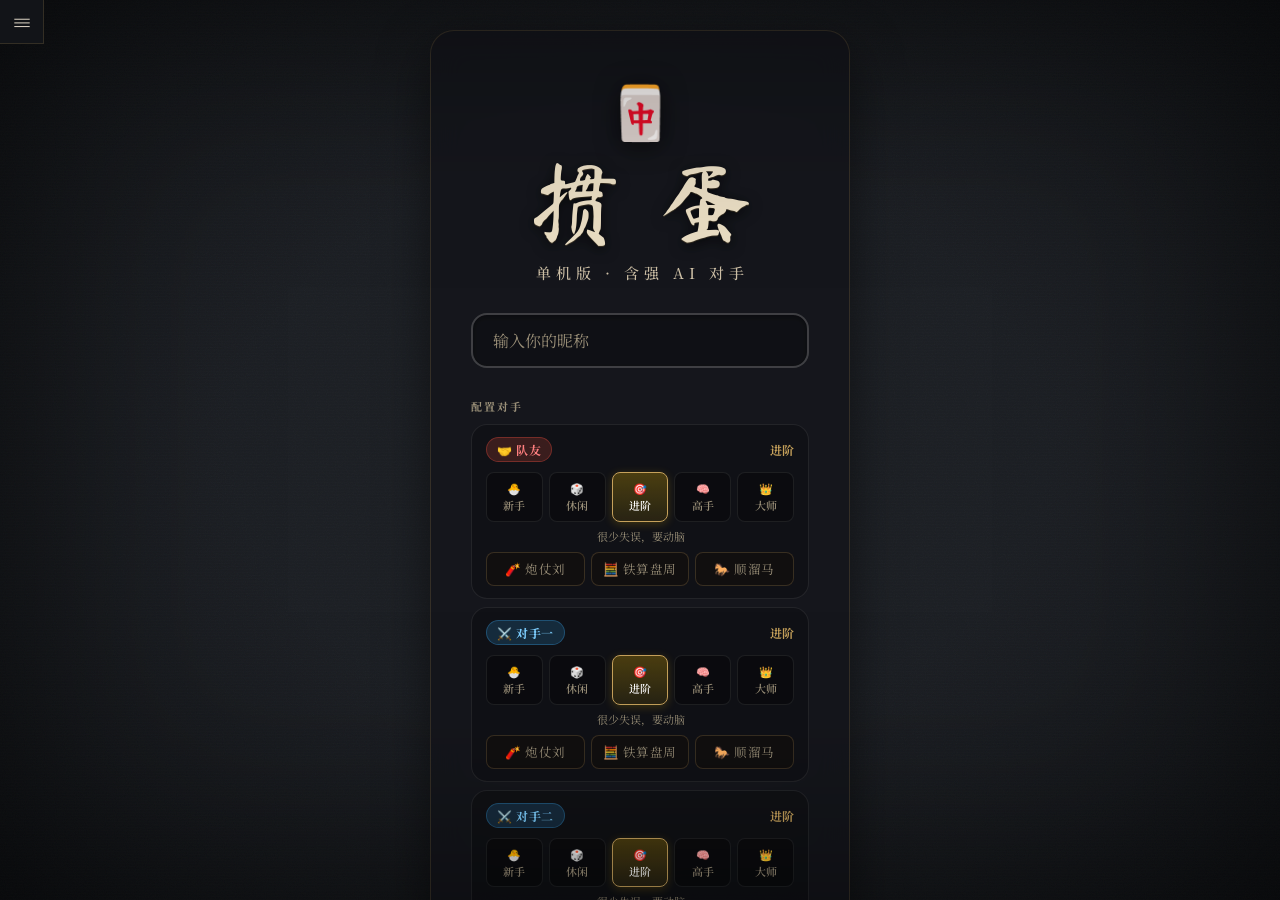
<file: index.html>
<!DOCTYPE html>
<html lang="zh-CN">
<head>
  <meta charset="UTF-8">
  <meta name="viewport" content="width=device-width, initial-scale=1.0, user-scalable=no">
  <title>掼蛋 — 在线对战</title>
  <link rel="preconnect" href="https://fonts.googleapis.com">
  <link rel="preconnect" href="https://fonts.gstatic.com" crossorigin>
  <link href="https://fonts.googleapis.com/css2?family=Fraunces:opsz,wght@9..144,500;9..144,700&family=Ma+Shan+Zheng&family=Noto+Serif+SC:wght@400;500;700&family=Noto+Sans+SC:wght@400;500;700&display=swap" rel="stylesheet">
  <meta name="description" content="掼蛋在线对战游戏，4人实时联网对战">
  <link rel="manifest" href="manifest.json">
  <meta name="apple-mobile-web-app-capable" content="yes">
  <meta name="apple-mobile-web-app-status-bar-style" content="black-translucent">
  <link rel="apple-touch-icon" href="assets/icons/icon-192.png">
  <!-- 设计 Token 基础设施（必须先于 style.css，让现有 :root 覆盖同名 token，保持视觉不变）-->
  <link rel="stylesheet" href="css/tokens.css">
  <link rel="stylesheet" href="css/style.css">
</head>
<body>
  <!-- ====== 返回主站（阶段 1：改造为汉堡菜单图标按钮，跳转目标不变）====== -->
  <a href="../../products.html" class="back-to-products" aria-label="返回主站">≡</a>

  <!-- ====== 首页/大厅 ====== -->
  <div id="lobby-screen" class="screen active">
    <div class="lobby-scroll-wrap">
      <div class="lobby-container">
        <div class="logo-area">
          <div class="logo-icon">🀄</div>
          <h1 class="logo-title">掼 蛋</h1>
          <p class="logo-subtitle">单机版 · 含强 AI 对手</p>
        </div>

        <div class="login-section">
          <input type="text" id="nickname-input" placeholder="输入你的昵称" maxlength="8" class="input-field">
        </div>

        <!-- 模式选择 -->
        <div class="mode-selector" style="display:none;"><!-- v2.0.1 产品决策：多人联机冻结，入口下线（代码保留） -->
          <button id="solo-mode-btn" class="mode-btn active">
            <span class="mode-icon">🎮</span>
            <span class="mode-label">单人游戏</span>
            <span class="mode-desc">与 AI 对战</span>
          </button>
          <button id="multi-mode-btn" class="mode-btn">
            <span class="mode-icon">🌐</span>
            <span class="mode-label">多人在线</span>
            <span class="mode-desc">邀请好友</span>
          </button>
        </div>

        <!-- ── 单人模式配置面板 ── -->
        <div id="solo-panel" class="mode-panel">
          <!-- v1.3 本地战绩 + 段位 -->
          <div id="player-stats" class="player-stats" style="display:none;">
            <span id="stats-rank" class="stats-rank">🥉 青铜</span>
            <span id="stats-record" class="stats-record"></span>
          </div>
          <div class="config-heading">配置对手</div>
          <div class="npc-config-list">

            <!-- 队友 seat=2（同队） -->
            <div class="npc-config-slot" data-seat="2">
              <div class="slot-header">
                <span class="slot-role slot-team-a">🤝 队友</span>
                <span class="slot-profile-name" id="slot-name-2">进阶</span>
              </div>
              <div class="profile-tabs" data-seat="2">
                <button class="profile-tab" data-profile="newbie">🐣<br><span>新手</span></button>
                <button class="profile-tab" data-profile="casual">🎲<br><span>休闲</span></button>
                <button class="profile-tab active" data-profile="advanced">🎯<br><span>进阶</span></button>
                <button class="profile-tab" data-profile="pro">🧠<br><span>高手</span></button>
                <button class="profile-tab" data-profile="master">👑<br><span>大师</span></button>
              </div>
              <div class="slot-desc" id="slot-desc-2">很少失误，要动脑</div>
              <!-- 批2-① 茶馆牌友（进阶档强度·各有牌风） -->
              <div class="persona-tabs" data-seat="2">
                <button class="persona-tab" data-persona="paozhang">🧨 炮仗刘</button>
                <button class="persona-tab" data-persona="tiesuanpan">🧮 铁算盘周</button>
                <button class="persona-tab" data-persona="shunliu">🐎 顺溜马</button>
              </div>
            </div>

            <!-- 对手一 seat=1 -->
            <div class="npc-config-slot" data-seat="1">
              <div class="slot-header">
                <span class="slot-role slot-team-b">⚔️ 对手一</span>
                <span class="slot-profile-name" id="slot-name-1">进阶</span>
              </div>
              <div class="profile-tabs" data-seat="1">
                <button class="profile-tab" data-profile="newbie">🐣<br><span>新手</span></button>
                <button class="profile-tab" data-profile="casual">🎲<br><span>休闲</span></button>
                <button class="profile-tab active" data-profile="advanced">🎯<br><span>进阶</span></button>
                <button class="profile-tab" data-profile="pro">🧠<br><span>高手</span></button>
                <button class="profile-tab" data-profile="master">👑<br><span>大师</span></button>
              </div>
              <div class="slot-desc" id="slot-desc-1">很少失误，要动脑</div>
              <!-- 批2-① 茶馆牌友（进阶档强度·各有牌风） -->
              <div class="persona-tabs" data-seat="1">
                <button class="persona-tab" data-persona="paozhang">🧨 炮仗刘</button>
                <button class="persona-tab" data-persona="tiesuanpan">🧮 铁算盘周</button>
                <button class="persona-tab" data-persona="shunliu">🐎 顺溜马</button>
              </div>
            </div>

            <!-- 对手二 seat=3 -->
            <div class="npc-config-slot" data-seat="3">
              <div class="slot-header">
                <span class="slot-role slot-team-b">⚔️ 对手二</span>
                <span class="slot-profile-name" id="slot-name-3">进阶</span>
              </div>
              <div class="profile-tabs" data-seat="3">
                <button class="profile-tab" data-profile="newbie">🐣<br><span>新手</span></button>
                <button class="profile-tab" data-profile="casual">🎲<br><span>休闲</span></button>
                <button class="profile-tab active" data-profile="advanced">🎯<br><span>进阶</span></button>
                <button class="profile-tab" data-profile="pro">🧠<br><span>高手</span></button>
                <button class="profile-tab" data-profile="master">👑<br><span>大师</span></button>
              </div>
              <div class="slot-desc" id="slot-desc-3">很少失误，要动脑</div>
              <!-- 批2-① 茶馆牌友（进阶档强度·各有牌风） -->
              <div class="persona-tabs" data-seat="3">
                <button class="persona-tab" data-persona="paozhang">🧨 炮仗刘</button>
                <button class="persona-tab" data-persona="tiesuanpan">🧮 铁算盘周</button>
                <button class="persona-tab" data-persona="shunliu">🐎 顺溜马</button>
              </div>
            </div>
          </div>

          <button id="solo-start-btn" class="btn btn-primary" style="width:100%; margin-top:16px;">
            <span class="btn-icon">🚀</span> 开始对战
          </button>
          <!-- v1.1 断局恢复：有存档时显示 -->
          <button id="resume-game-btn" class="btn btn-secondary" style="width:100%; margin-top:10px; display:none;">
            <span class="btn-icon">⏯</span> 继续上一局
          </button>
          <!-- 批1-③ 每日一局 -->
          <button id="daily-btn" class="btn btn-secondary" style="width:100%; margin-top:10px;">
            <span class="btn-icon">📅</span> 今日牌局
          </button>
          <div id="daily-status" class="daily-status"></div>
          <!-- 批1-① 复盘史册 -->
          <button id="archive-btn" class="btn btn-small" style="width:100%; margin-top:10px;">
            <span class="btn-icon">📜</span> 复盘史册
          </button>
        </div>

        <!-- ── 多人在线面板 ── -->
        <div id="multi-panel" class="mode-panel" style="display:none">
          <div class="lobby-actions">
            <button id="create-room-btn" class="btn btn-primary">
              <span class="btn-icon">🏠</span>
              创建房间
            </button>
            <div class="join-room-group">
              <input type="text" id="room-id-input" placeholder="输入房间号" maxlength="8" class="input-field input-room">
              <button id="join-room-btn" class="btn btn-secondary">
                <span class="btn-icon">🚪</span>
                加入
              </button>
            </div>
          </div>
        </div>

        <div id="lobby-status" class="status-text"></div>
      </div>

      <div class="tutorial-section" style="display:none;"><!-- v2.0.1 产品决策：教程系统已取消，入口下线（代码保留） -->
        <h3 class="tutorial-heading">📚 新手教学</h3>
        <div class="tutorial-lessons" id="tutorial-lessons">
          <button class="btn btn-tutorial" data-lesson="01">第1课：认识牌</button>
          <button class="btn btn-tutorial" data-lesson="02">第2课：牌型详解</button>
          <button class="btn btn-tutorial" data-lesson="03">第3课：炸弹</button>
          <button class="btn btn-tutorial" data-lesson="04">第4课：进贡与升级</button>
          <button class="btn btn-tutorial" data-lesson="05">第5课：完整对局</button>
        </div>
      </div>
    </div>
  </div>

  <!-- ====== 房间等待页 ====== -->
  <div id="room-screen" class="screen">
    <div class="room-container">
      <div class="room-header">
        <h2>房间号: <span id="room-id-display" class="room-id-highlight"></span></h2>
        <button id="copy-room-id-btn" class="btn btn-small">📋 复制</button>
      </div>

      <div class="seats-grid">
        <div class="seat-card" id="seat-0">
          <div class="seat-avatar">👤</div>
          <div class="seat-name">等待加入...</div>
          <div class="seat-status"></div>
        </div>
        <div class="seat-card" id="seat-1">
          <div class="seat-avatar">👤</div>
          <div class="seat-name">等待加入...</div>
          <div class="seat-status"></div>
        </div>
        <div class="seat-card" id="seat-2">
          <div class="seat-avatar">👤</div>
          <div class="seat-name">等待加入...</div>
          <div class="seat-status"></div>
        </div>
        <div class="seat-card" id="seat-3">
          <div class="seat-avatar">👤</div>
          <div class="seat-name">等待加入...</div>
          <div class="seat-status"></div>
        </div>
      </div>

      <div class="team-labels">
        <span class="team-label team1">🔴 队伍A: 座位1 & 座位3</span>
        <span class="team-label team2">🔵 队伍B: 座位2 & 座位4</span>
      </div>

      <div class="room-actions">
        <button id="ready-btn" class="btn btn-primary">✋ 准备</button>
        <button id="start-game-btn" class="btn btn-accent" style="display:none;">🚀 开始游戏</button>
      </div>
    </div>
  </div>

  <!-- ====== 游戏主界面 ====== -->
  <div id="game-screen" class="screen">
    <!-- 顶部信息栏 -->
    <div class="game-info-bar">
      <div class="level-display">
        <span class="team-level" id="team1-level">🔴 2</span>
        <span class="vs-text">VS</span>
        <span class="team-level" id="team2-level">🔵 2</span>
      </div>
      <div class="current-level-badge" id="current-level-badge">级牌: 2</div>
      <div class="round-badge" id="round-badge">第1局</div>
      <!-- v1.2 音效总开关 -->
      <button id="sound-toggle-btn" class="sound-toggle" title="音效开关">🔊</button>
      <!-- v1.3 记牌器开关 -->
      <button id="counter-toggle-btn" class="sound-toggle" title="记牌器">📊</button>
    </div>

    <!-- v1.3 记牌器面板：显示"别人手里 + 牌堆"还剩几张 -->
    <div id="card-counter" class="card-counter" style="display:none;">
      <div class="card-counter-title">记牌器 <span class="card-counter-hint">(其他三家剩余)</span></div>
      <div class="card-counter-grid" id="card-counter-grid"></div>
    </div>

    <!-- 对家（上方） -->
    <div class="player-area player-top" id="player-top">
      <div class="player-info">
        <div class="player-avatar">友</div>
        <span class="player-name" id="player-top-name">对家</span>
        <span class="thinking-dots" aria-hidden="true"><span class="thinking-dot">·</span><span class="thinking-dot">·</span><span class="thinking-dot">·</span></span>
        <span class="card-count" id="player-top-count">27</span>
      </div>
      <!-- P1.2 任务：?debug=1 模式下显示该 NPC 决策 trace 的信息泡 -->
      <div class="npc-trace-bubble" id="npc-trace-top"></div>
      <div class="played-cards-area" id="played-top"></div>
    </div>

    <!-- 左侧玩家 -->
    <div class="player-area player-left" id="player-left">
      <div class="player-info">
        <div class="player-avatar">西</div>
        <span class="player-name" id="player-left-name">左手</span>
        <span class="thinking-dots" aria-hidden="true"><span class="thinking-dot">·</span><span class="thinking-dot">·</span><span class="thinking-dot">·</span></span>
        <span class="card-count" id="player-left-count">27</span>
      </div>
      <div class="npc-trace-bubble" id="npc-trace-left"></div>
      <div class="played-cards-area" id="played-left"></div>
    </div>

    <!-- 右侧玩家 -->
    <div class="player-area player-right" id="player-right">
      <div class="player-info">
        <div class="player-avatar">东</div>
        <span class="player-name" id="player-right-name">右手</span>
        <span class="thinking-dots" aria-hidden="true"><span class="thinking-dot">·</span><span class="thinking-dot">·</span><span class="thinking-dot">·</span></span>
        <span class="card-count" id="player-right-count">27</span>
      </div>
      <div class="npc-trace-bubble" id="npc-trace-right"></div>
      <div class="played-cards-area" id="played-right"></div>
    </div>

    <!-- 中央出牌区 -->
    <div class="center-play-area" id="center-play-area">
      <!-- 阶段 2 新增：常驻舞台视觉锚 -->
      <!-- 阶段 3 任务 3.2 新增：4 个 quadrant 容器，每家出的牌飞入对应象限 -->
      <div class="stage-anchor" id="stage-anchor">
        <span class="stage-anchor-label">等待出牌</span>
        <div class="stage-quadrant" id="stage-bottom"></div>
        <div class="stage-quadrant" id="stage-top"></div>
        <div class="stage-quadrant" id="stage-left"></div>
        <div class="stage-quadrant" id="stage-right"></div>
      </div>
      <div class="play-info" id="play-info"></div>
    </div>

    <!-- 底部（自己） -->
    <div class="player-area player-bottom">
      <div class="action-buttons" id="action-buttons">
        <button id="sort-btn" class="btn btn-small btn-sort">🀄 理牌</button>
        <button id="hint-btn" class="btn btn-small btn-hint">💡 提示</button>
        <!-- v1.3 托管 -->
        <button id="auto-btn" class="btn btn-small btn-auto">🤖 托管</button>
        <button id="pass-btn" class="btn btn-small btn-pass">⏭ 不出</button>
        <button id="play-btn" class="btn btn-small btn-play">🃏 出牌</button>
      </div>
      <!-- v1.3 出牌读秒 -->
      <div id="turn-timer" class="turn-timer" style="display:none;"></div>
      <div id="npc-explain-bubble" class="npc-explain-bubble" style="display:none;"></div>
      <div id="bomb-effect" class="bomb-effect"></div>
      <div class="hand-area" id="hand-area">
        <!-- 手牌将动态渲染 -->
      </div>
    </div>

    <!-- 状态消息 -->
    <div class="game-message" id="game-message"></div>
  </div>

  <!-- ====== 结算弹窗 ====== -->
  <div id="result-overlay" class="overlay" style="display:none;">
    <div class="result-card">
      <h2 id="result-title">本局结束</h2>
      <div id="result-desc" class="result-desc"></div>
      <div id="result-ranks" class="result-rank-list"></div>
      <div id="result-levels" class="result-level-row"></div>
      <div id="result-bombs" class="result-bombs"></div>
      <button id="next-round-btn" class="btn btn-primary" style="margin-top:18px;">继续下一局</button>
      <button id="replay-btn-round" class="btn btn-small" style="margin-top:10px;">📋 复盘本局</button>
    </div>
  </div>

  <!-- ====== 进贡弹窗 ====== -->
  <div id="tribute-overlay" class="overlay" style="display:none;">
    <div class="result-card">
      <h2 id="tribute-title">进贡阶段</h2>
      <p id="tribute-desc"></p>
      <div id="tribute-received" class="tribute-received" style="display:none;">
        <span>收到进贡：</span>
        <div id="tribute-received-cards" class="tribute-received-cards"></div>
      </div>
      <div id="tribute-hand" class="tribute-hand"></div>
      <p class="tribute-hint" id="tribute-hint-text"></p>
    </div>
  </div>

  <!-- ====== 游戏结束弹窗 ====== -->
  <div id="gameover-overlay" class="overlay" style="display:none;">
    <div class="result-card gameover-card">
      <div class="gameover-icon">🏆</div>
      <h2 id="gameover-title">游戏结束</h2>
      <div id="gameover-details" class="result-details"></div>
      <button id="back-to-lobby-btn" class="btn btn-primary">返回大厅</button>
      <button id="replay-btn-final" class="btn btn-small" style="margin-top:10px;">📋 全场复盘</button>
    </div>
  </div>

  <!-- ====== 教学覆盖层 ====== -->
  <div id="tutorial-overlay" class="tutorial-overlay" style="display:none;">
    <div class="tutorial-bubble" id="tutorial-bubble">
      <div class="tutorial-progress" id="tutorial-progress">第1课 · 步骤 1/3</div>
      <div class="tutorial-prompt" id="tutorial-prompt"></div>
      <button class="btn btn-small btn-tutorial-next" id="tutorial-next-btn" style="display:none;">继续 →</button>
    </div>
    <div class="tutorial-highlight-mask" id="tutorial-mask"></div>
  </div>

  <!-- ====== v2.4 复盘面板 ====== -->
  <div id="replay-overlay" class="overlay" style="display:none;">
    <div class="replay-card">
      <div class="replay-header">
        <h2>📋 对局复盘</h2>
        <div class="replay-round-tabs" id="replay-round-tabs"></div>
        <button id="replay-close-btn" class="btn btn-small">✕ 关闭</button>
      </div>
      <div class="replay-hint">点击任意一手展开当时四家手牌 · 点 🚩 标记打得不合理的手 · 导出后发给开发者修正</div>
      <div id="replay-list" class="replay-list"></div>
      <div class="replay-footer">
        <span id="replay-flag-count">已标记 0 手</span>
        <button id="replay-export-btn" class="btn btn-primary btn-small">📤 导出标记</button>
      </div>
    </div>
  </div>

  <!-- 静态托管下用 ES Module loopback；其他环境用普通 WebSocket -->
  <script>
    // 默认=静态（浏览器内置 loopback 引擎）——单机掼蛋本身不需要后端，挂到任何静态托管
    // （Cloudflare Pages / GitHub Pages / 本地直开 / 自定义域名）都直接能玩，无需带参数。
    // 仅 ?live=1 或 __GUANDAN_STATIC_HOST_OVERRIDE__=false 时走真服务器（将来联机版）。
    window.__GUANDAN_STATIC_HOST__ =
      !(window.__GUANDAN_STATIC_HOST_OVERRIDE__ === false || location.search.includes('live=1'));
    if (!window.__GUANDAN_STATIC_HOST__) {
      // 真服务器模式
      const s = document.createElement('script');
      s.src = 'js/network/websocket.js';
      document.currentScript.after(s);
    }
  </script>
  <!-- 静态模式专用 loopback（ES module）-->
  <script type="module">
    if (window.__GUANDAN_STATIC_HOST__) {
      await import('./js/network/loopback.js');
      window.dispatchEvent(new Event('gameSocketReady'));
    }
  </script>

  <script src="js/ui/cardRenderer.js"></script>
  <script src="js/ui/soundManager.js"></script>
  <script src="js/ui/gameUI.js"></script>
  <script src="js/app.js"></script>
  <script>
    // v1.5 PWA：所有环境统一注册 Service Worker（network-first，离线可玩单机模式）
    // 旧"静态模式自毁 SW"逻辑已完成历史使命（v1.5 前的部署遗留已清干净），移除
    if ('serviceWorker' in navigator) {
      window.addEventListener('load', () => {
        navigator.serviceWorker.register('./sw.js').catch(() => {});
      });
    }
  </script>
</body>
</html>
</file>
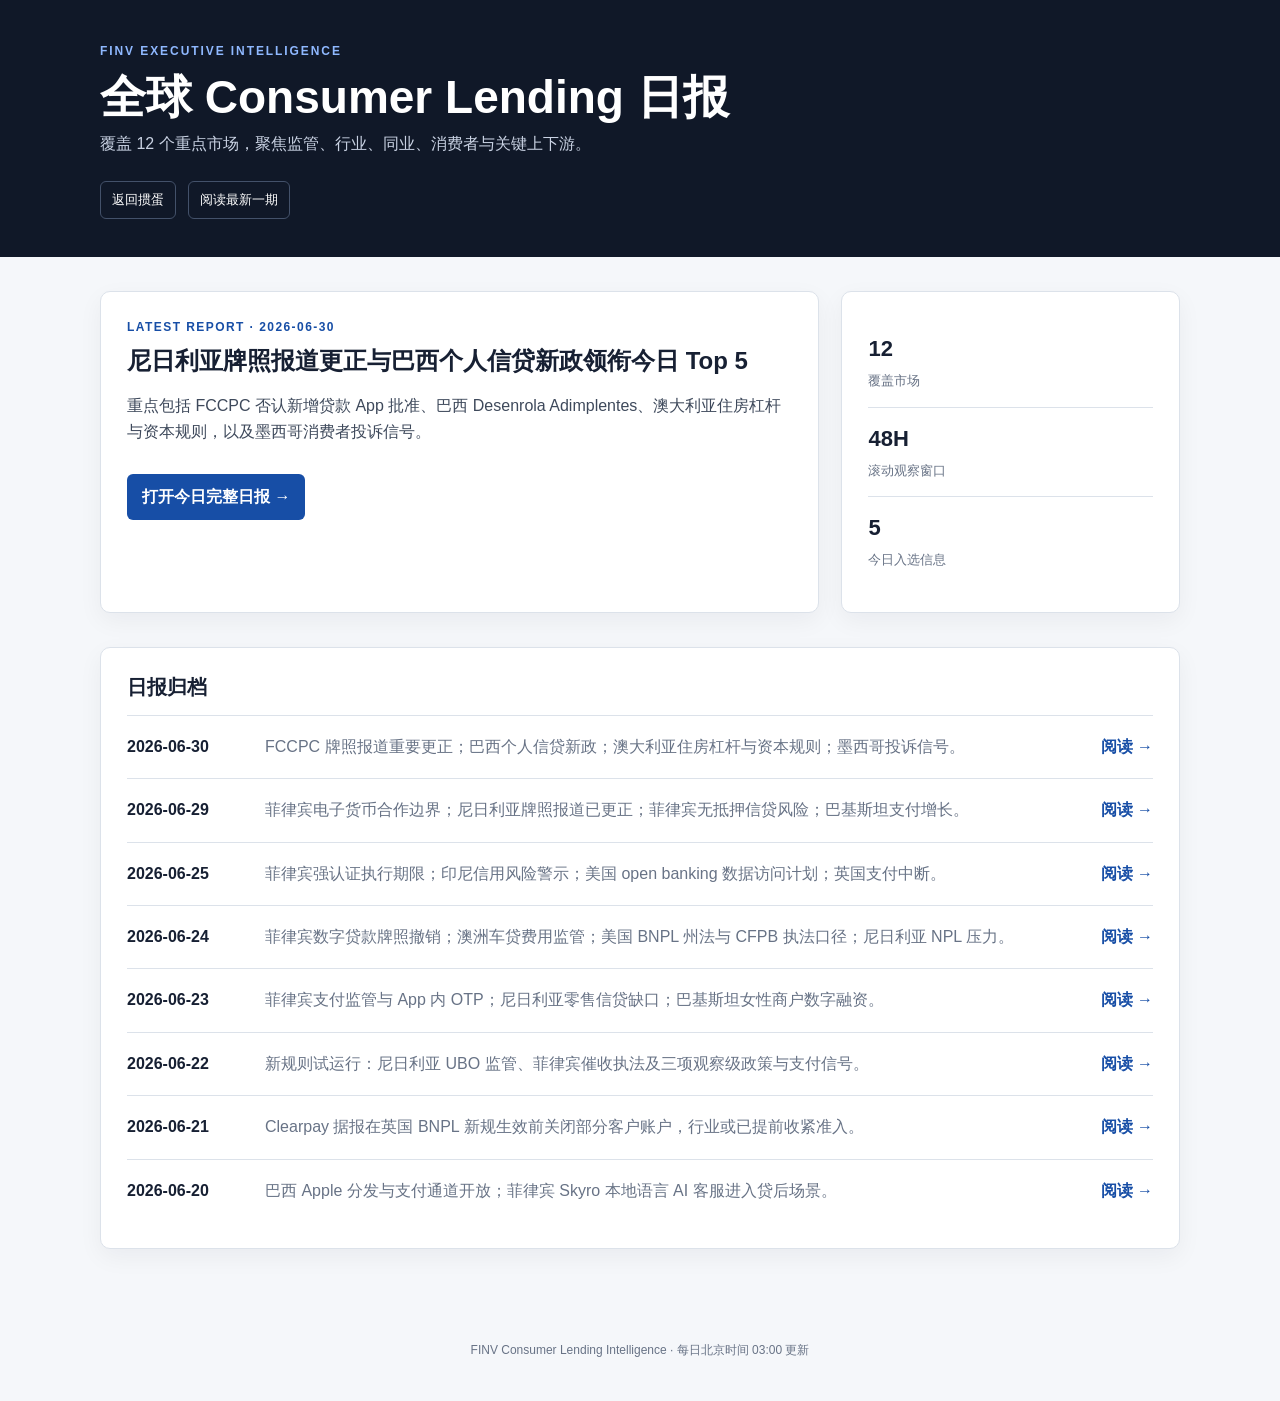
<file: consumer-lending/index.html>
<!DOCTYPE html>
<html lang="zh-CN">
<head>
  <meta charset="UTF-8">
  <meta name="viewport" content="width=device-width, initial-scale=1">
  <title>FINV 全球 Consumer Lending 日报</title>
  <meta name="description" content="FINV 全球 Consumer Lending 每日高管情报：监管、行业、同业、消费者及关键上下游。">
  <style>
    :root { --ink:#172033; --muted:#687386; --line:#dce2ea; --paper:#f5f7fa; --card:#fff; --blue:#174ea6; --red:#b42318; --green:#087a55; }
    * { box-sizing:border-box; }
    body { margin:0; background:var(--paper); color:var(--ink); font-family:Inter,-apple-system,BlinkMacSystemFont,"Segoe UI","Noto Sans SC",sans-serif; line-height:1.65; }
    header { background:#101828; color:#fff; }
    .header-inner, main { width:min(1080px,calc(100% - 32px)); margin:auto; }
    .header-inner { padding:42px 0 38px; }
    .eyebrow { color:#8fb8ff; font-size:12px; font-weight:700; letter-spacing:.16em; text-transform:uppercase; }
    h1 { margin:8px 0 6px; font-size:clamp(28px,5vw,46px); line-height:1.2; }
    .subtitle { margin:0; color:#c9d2e3; }
    nav { display:flex; gap:12px; margin-top:24px; }
    nav a { color:#fff; text-decoration:none; border:1px solid #43516a; border-radius:6px; padding:7px 11px; font-size:13px; }
    main { padding:34px 0 70px; }
    .latest { display:grid; grid-template-columns:1.7fr .8fr; gap:22px; margin-bottom:34px; }
    .panel { background:var(--card); border:1px solid var(--line); border-radius:10px; padding:26px; box-shadow:0 8px 24px rgba(16,24,40,.05); }
    .label { color:var(--blue); font-size:12px; font-weight:800; letter-spacing:.12em; }
    h2 { margin:7px 0 10px; font-size:24px; line-height:1.35; }
    .summary { color:#3e495b; }
    .cta { display:inline-block; margin-top:12px; padding:10px 15px; border-radius:6px; background:var(--blue); color:#fff; font-weight:700; text-decoration:none; }
    .metric { padding:13px 0; border-bottom:1px solid var(--line); }
    .metric:last-child { border-bottom:0; }
    .metric strong { display:block; font-size:22px; }
    .metric span { color:var(--muted); font-size:13px; }
    .archive-title { margin:0 0 14px; font-size:20px; }
    .report-row { display:grid; grid-template-columns:120px 1fr auto; gap:18px; align-items:center; padding:18px 0; border-top:1px solid var(--line); }
    .report-row time { font-variant-numeric:tabular-nums; font-weight:700; }
    .report-row p { margin:0; color:var(--muted); }
    .report-row a { color:var(--blue); font-weight:700; text-decoration:none; white-space:nowrap; }
    footer { padding:22px 0 40px; color:var(--muted); font-size:12px; text-align:center; }
    @media(max-width:720px) { .latest { grid-template-columns:1fr; } .report-row { grid-template-columns:1fr; gap:5px; } }
  </style>
</head>
<body>
  <header>
    <div class="header-inner">
      <div class="eyebrow">FINV Executive Intelligence</div>
      <h1>全球 Consumer Lending 日报</h1>
      <p class="subtitle">覆盖 12 个重点市场，聚焦监管、行业、同业、消费者与关键上下游。</p>
      <nav><a href="../index.html">返回掼蛋</a><a href="2026-06-30.html">阅读最新一期</a></nav>
    </div>
  </header>
  <main>
    <section class="latest">
      <article class="panel">
        <div class="label">LATEST REPORT · 2026-06-30</div>
        <h2>尼日利亚牌照报道更正与巴西个人信贷新政领衔今日 Top 5</h2>
        <p class="summary">重点包括 FCCPC 否认新增贷款 App 批准、巴西 Desenrola Adimplentes、澳大利亚住房杠杆与资本规则，以及墨西哥消费者投诉信号。</p>
        <a class="cta" href="2026-06-30.html">打开今日完整日报 →</a>
      </article>
      <aside class="panel">
        <div class="metric"><strong>12</strong><span>覆盖市场</span></div>
        <div class="metric"><strong>48H</strong><span>滚动观察窗口</span></div>
        <div class="metric"><strong>5</strong><span>今日入选信息</span></div>
      </aside>
    </section>
    <section class="panel">
      <h2 class="archive-title">日报归档</h2>
      <div class="report-row">
        <time datetime="2026-06-30">2026-06-30</time>
        <p>FCCPC 牌照报道重要更正；巴西个人信贷新政；澳大利亚住房杠杆与资本规则；墨西哥投诉信号。</p>
        <a href="2026-06-30.html">阅读 →</a>
      </div>
      <div class="report-row">
        <time datetime="2026-06-29">2026-06-29</time>
        <p>菲律宾电子货币合作边界；尼日利亚牌照报道已更正；菲律宾无抵押信贷风险；巴基斯坦支付增长。</p>
        <a href="2026-06-29.html">阅读 →</a>
      </div>
      <div class="report-row">
        <time datetime="2026-06-25">2026-06-25</time>
        <p>菲律宾强认证执行期限；印尼信用风险警示；美国 open banking 数据访问计划；英国支付中断。</p>
        <a href="2026-06-25.html">阅读 →</a>
      </div>
      <div class="report-row">
        <time datetime="2026-06-24">2026-06-24</time>
        <p>菲律宾数字贷款牌照撤销；澳洲车贷费用监管；美国 BNPL 州法与 CFPB 执法口径；尼日利亚 NPL 压力。</p>
        <a href="2026-06-24.html">阅读 →</a>
      </div>
      <div class="report-row">
        <time datetime="2026-06-23">2026-06-23</time>
        <p>菲律宾支付监管与 App 内 OTP；尼日利亚零售信贷缺口；巴基斯坦女性商户数字融资。</p>
        <a href="2026-06-23.html">阅读 →</a>
      </div>
      <div class="report-row">
        <time datetime="2026-06-22">2026-06-22</time>
        <p>新规则试运行：尼日利亚 UBO 监管、菲律宾催收执法及三项观察级政策与支付信号。</p>
        <a href="2026-06-22.html">阅读 →</a>
      </div>
      <div class="report-row">
        <time datetime="2026-06-21">2026-06-21</time>
        <p>Clearpay 据报在英国 BNPL 新规生效前关闭部分客户账户，行业或已提前收紧准入。</p>
        <a href="2026-06-21.html">阅读 →</a>
      </div>
      <div class="report-row">
        <time datetime="2026-06-20">2026-06-20</time>
        <p>巴西 Apple 分发与支付通道开放；菲律宾 Skyro 本地语言 AI 客服进入贷后场景。</p>
        <a href="2026-06-20.html">阅读 →</a>
      </div>
    </section>
  </main>
  <footer>FINV Consumer Lending Intelligence · 每日北京时间 03:00 更新</footer>
</body>
</html>
</file>
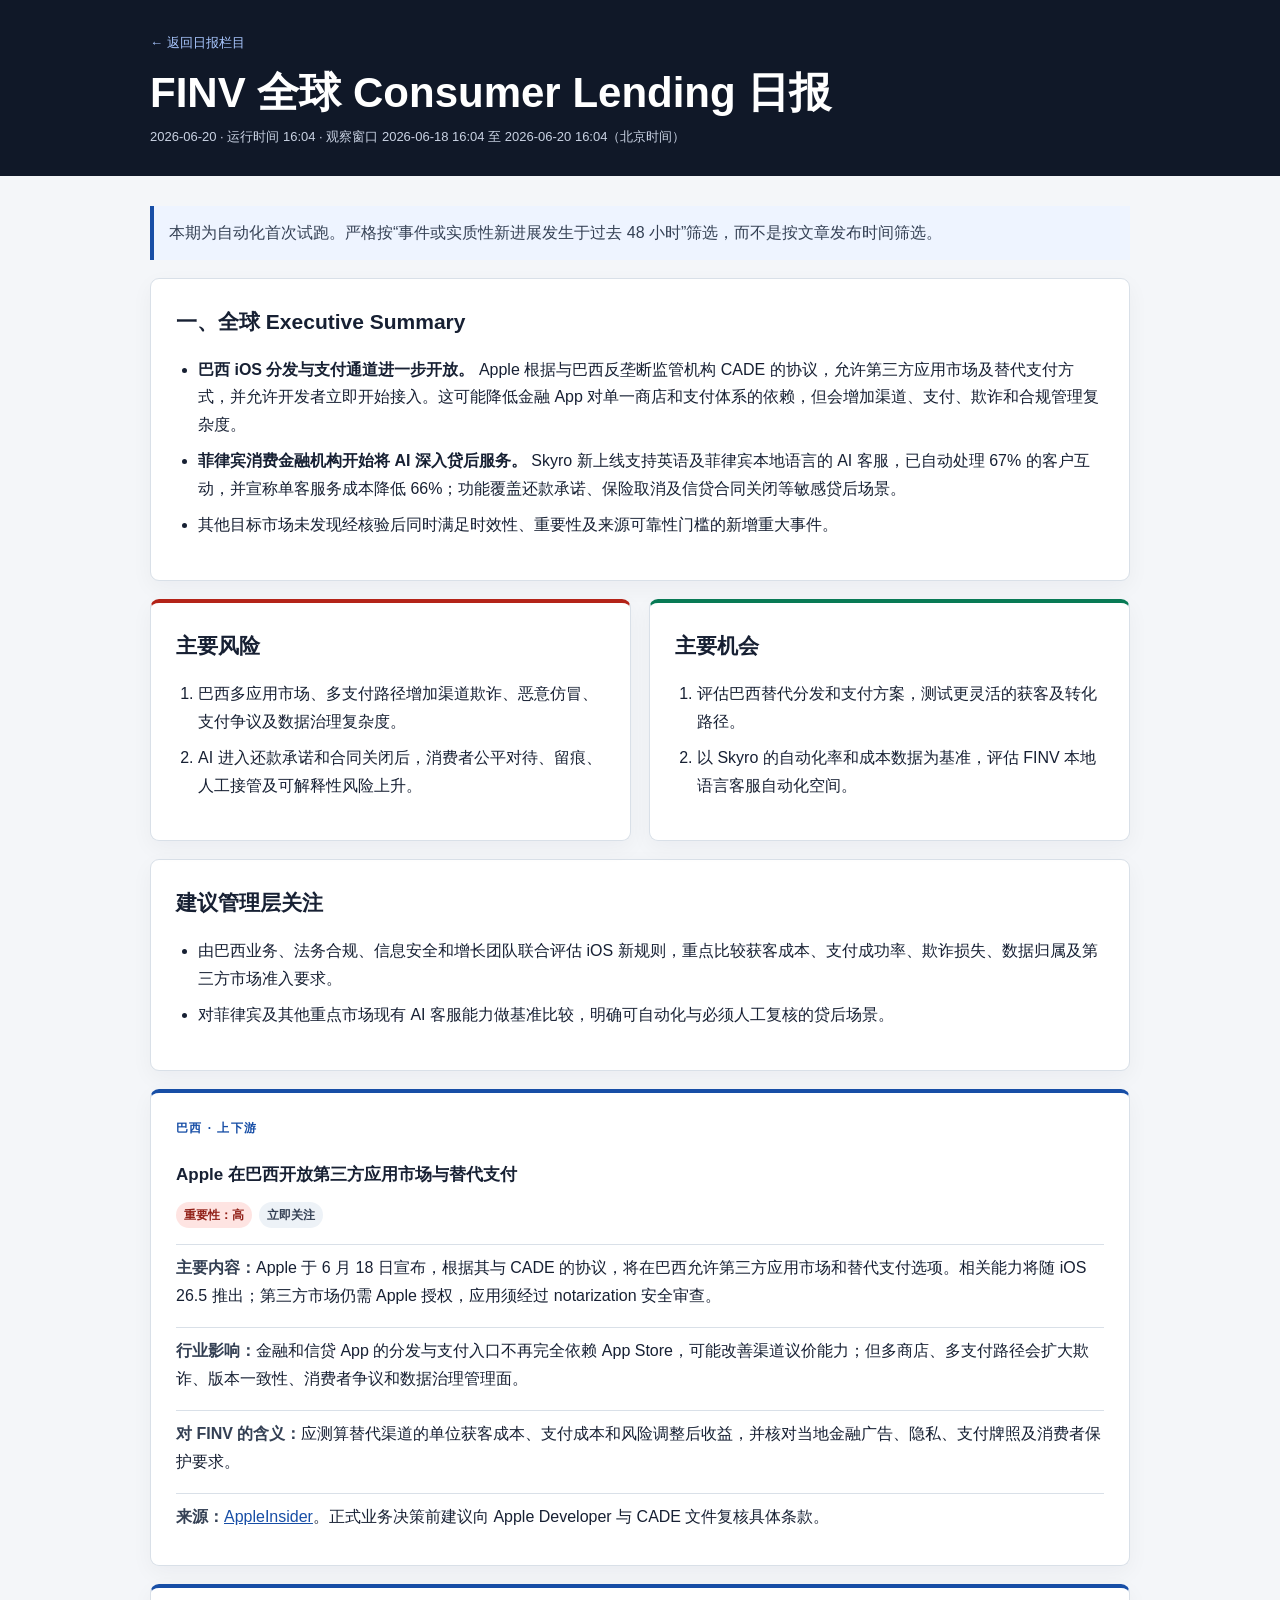
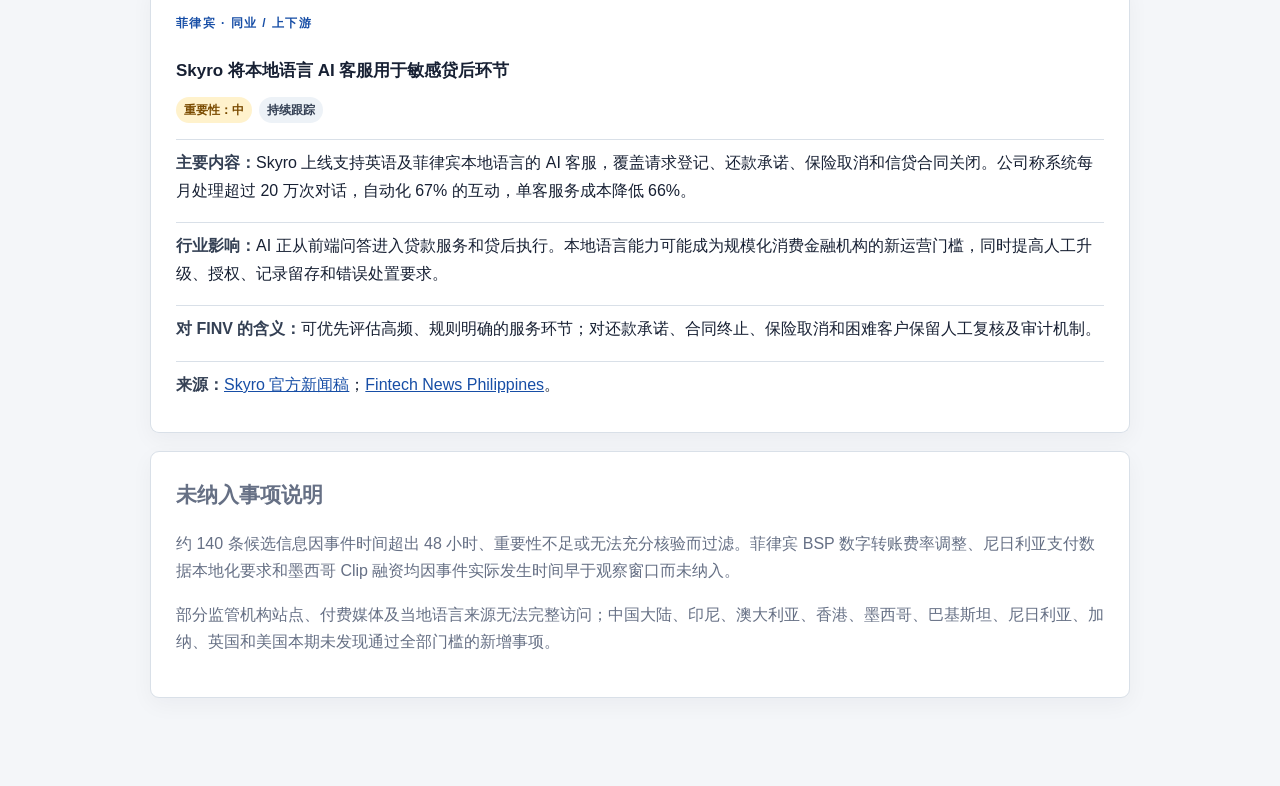
<file: consumer-lending/2026-06-20.html>
<!DOCTYPE html>
<html lang="zh-CN">
<head>
  <meta charset="UTF-8">
  <meta name="viewport" content="width=device-width, initial-scale=1">
  <title>FINV Consumer Lending 日报｜2026-06-20</title>
  <meta name="description" content="FINV 全球 Consumer Lending 日报，2026年6月20日。">
  <style>
    :root { --ink:#172033; --muted:#667085; --line:#d9e0e8; --paper:#f4f6f9; --card:#fff; --navy:#101828; --blue:#174ea6; --red:#b42318; --green:#087a55; --amber:#a15c00; }
    * { box-sizing:border-box; }
    body { margin:0; background:var(--paper); color:var(--ink); font-family:Inter,-apple-system,BlinkMacSystemFont,"Segoe UI","Noto Sans SC",sans-serif; line-height:1.72; }
    .topbar { background:var(--navy); color:#fff; }
    .topbar-inner, main { width:min(980px,calc(100% - 30px)); margin:auto; }
    .topbar-inner { padding:28px 0; }
    .back { color:#a9c7ff; text-decoration:none; font-size:13px; }
    h1 { margin:12px 0 8px; font-size:clamp(26px,5vw,42px); line-height:1.2; }
    .meta { color:#c9d2e3; font-size:13px; }
    main { padding:30px 0 70px; }
    section, article { background:var(--card); border:1px solid var(--line); border-radius:9px; padding:25px; margin-bottom:18px; box-shadow:0 7px 22px rgba(16,24,40,.045); }
    h2 { margin:0 0 16px; font-size:21px; }
    h3 { margin:22px 0 10px; font-size:17px; }
    h4 { margin:0 0 12px; font-size:18px; line-height:1.45; }
    ul, ol { padding-left:22px; }
    li + li { margin-top:9px; }
    .note { border-left:4px solid var(--blue); background:#eef4ff; padding:13px 15px; color:#344054; margin-bottom:18px; }
    .risk-opportunity { display:grid; grid-template-columns:1fr 1fr; gap:18px; }
    .risk { border-top:4px solid var(--red); }
    .opportunity { border-top:4px solid var(--green); }
    .market { border-top:4px solid var(--blue); }
    .market-name { color:var(--blue); font-size:12px; font-weight:800; letter-spacing:.12em; }
    .tag { display:inline-block; margin-right:7px; padding:3px 8px; border-radius:999px; background:#edf2f7; color:#344054; font-size:12px; font-weight:700; }
    .importance-high { background:#fee4e2; color:#912018; }
    .importance-medium { background:#fff2cc; color:#7a4b00; }
    .facts { margin:16px 0 0; padding:0; list-style:none; }
    .facts li { padding:9px 0; border-top:1px solid var(--line); }
    .facts strong { color:#344054; }
    a { color:var(--blue); }
    .filtered { color:var(--muted); }
    @media(max-width:720px) { .risk-opportunity { grid-template-columns:1fr; } section, article { padding:20px; } }
  </style>
</head>
<body>
  <header class="topbar">
    <div class="topbar-inner">
      <a class="back" href="index.html">← 返回日报栏目</a>
      <h1>FINV 全球 Consumer Lending 日报</h1>
      <div class="meta">2026-06-20 · 运行时间 16:04 · 观察窗口 2026-06-18 16:04 至 2026-06-20 16:04（北京时间）</div>
    </div>
  </header>
  <main>
    <div class="note">本期为自动化首次试跑。严格按“事件或实质性新进展发生于过去 48 小时”筛选，而不是按文章发布时间筛选。</div>

    <section>
      <h2>一、全球 Executive Summary</h2>
      <ul>
        <li><strong>巴西 iOS 分发与支付通道进一步开放。</strong> Apple 根据与巴西反垄断监管机构 CADE 的协议，允许第三方应用市场及替代支付方式，并允许开发者立即开始接入。这可能降低金融 App 对单一商店和支付体系的依赖，但会增加渠道、支付、欺诈和合规管理复杂度。</li>
        <li><strong>菲律宾消费金融机构开始将 AI 深入贷后服务。</strong> Skyro 新上线支持英语及菲律宾本地语言的 AI 客服，已自动处理 67% 的客户互动，并宣称单客服务成本降低 66%；功能覆盖还款承诺、保险取消及信贷合同关闭等敏感贷后场景。</li>
        <li>其他目标市场未发现经核验后同时满足时效性、重要性及来源可靠性门槛的新增重大事件。</li>
      </ul>
    </section>

    <div class="risk-opportunity">
      <section class="risk">
        <h2>主要风险</h2>
        <ol>
          <li>巴西多应用市场、多支付路径增加渠道欺诈、恶意仿冒、支付争议及数据治理复杂度。</li>
          <li>AI 进入还款承诺和合同关闭后，消费者公平对待、留痕、人工接管及可解释性风险上升。</li>
        </ol>
      </section>
      <section class="opportunity">
        <h2>主要机会</h2>
        <ol>
          <li>评估巴西替代分发和支付方案，测试更灵活的获客及转化路径。</li>
          <li>以 Skyro 的自动化率和成本数据为基准，评估 FINV 本地语言客服自动化空间。</li>
        </ol>
      </section>
    </div>

    <section>
      <h2>建议管理层关注</h2>
      <ul>
        <li>由巴西业务、法务合规、信息安全和增长团队联合评估 iOS 新规则，重点比较获客成本、支付成功率、欺诈损失、数据归属及第三方市场准入要求。</li>
        <li>对菲律宾及其他重点市场现有 AI 客服能力做基准比较，明确可自动化与必须人工复核的贷后场景。</li>
      </ul>
    </section>

    <article class="market">
      <div class="market-name">巴西 · 上下游</div>
      <h3>Apple 在巴西开放第三方应用市场与替代支付</h3>
      <span class="tag importance-high">重要性：高</span><span class="tag">立即关注</span>
      <ul class="facts">
        <li><strong>主要内容：</strong>Apple 于 6 月 18 日宣布，根据其与 CADE 的协议，将在巴西允许第三方应用市场和替代支付选项。相关能力将随 iOS 26.5 推出；第三方市场仍需 Apple 授权，应用须经过 notarization 安全审查。</li>
        <li><strong>行业影响：</strong>金融和信贷 App 的分发与支付入口不再完全依赖 App Store，可能改善渠道议价能力；但多商店、多支付路径会扩大欺诈、版本一致性、消费者争议和数据治理管理面。</li>
        <li><strong>对 FINV 的含义：</strong>应测算替代渠道的单位获客成本、支付成本和风险调整后收益，并核对当地金融广告、隐私、支付牌照及消费者保护要求。</li>
        <li><strong>来源：</strong><a href="https://appleinsider.com/articles/26/06/18/eu-style-app-store-rules-reach-brazil-with-new-app-stores-payments">AppleInsider</a>。正式业务决策前建议向 Apple Developer 与 CADE 文件复核具体条款。</li>
      </ul>
    </article>

    <article class="market">
      <div class="market-name">菲律宾 · 同业 / 上下游</div>
      <h3>Skyro 将本地语言 AI 客服用于敏感贷后环节</h3>
      <span class="tag importance-medium">重要性：中</span><span class="tag">持续跟踪</span>
      <ul class="facts">
        <li><strong>主要内容：</strong>Skyro 上线支持英语及菲律宾本地语言的 AI 客服，覆盖请求登记、还款承诺、保险取消和信贷合同关闭。公司称系统每月处理超过 20 万次对话，自动化 67% 的互动，单客服务成本降低 66%。</li>
        <li><strong>行业影响：</strong>AI 正从前端问答进入贷款服务和贷后执行。本地语言能力可能成为规模化消费金融机构的新运营门槛，同时提高人工升级、授权、记录留存和错误处置要求。</li>
        <li><strong>对 FINV 的含义：</strong>可优先评估高频、规则明确的服务环节；对还款承诺、合同终止、保险取消和困难客户保留人工复核及审计机制。</li>
        <li><strong>来源：</strong><a href="https://www.skyro.ph/newsroom/company/ai-powered-skyro-help-center">Skyro 官方新闻稿</a>；<a href="https://fintechnews.ph/71869/ai/skyro-ai-chatbot-philippines-speaks-filipino/">Fintech News Philippines</a>。</li>
      </ul>
    </article>

    <section class="filtered">
      <h2>未纳入事项说明</h2>
      <p>约 140 条候选信息因事件时间超出 48 小时、重要性不足或无法充分核验而过滤。菲律宾 BSP 数字转账费率调整、尼日利亚支付数据本地化要求和墨西哥 Clip 融资均因事件实际发生时间早于观察窗口而未纳入。</p>
      <p>部分监管机构站点、付费媒体及当地语言来源无法完整访问；中国大陆、印尼、澳大利亚、香港、墨西哥、巴基斯坦、尼日利亚、加纳、英国和美国本期未发现通过全部门槛的新增事项。</p>
    </section>
  </main>
</body>
</html>
</file>
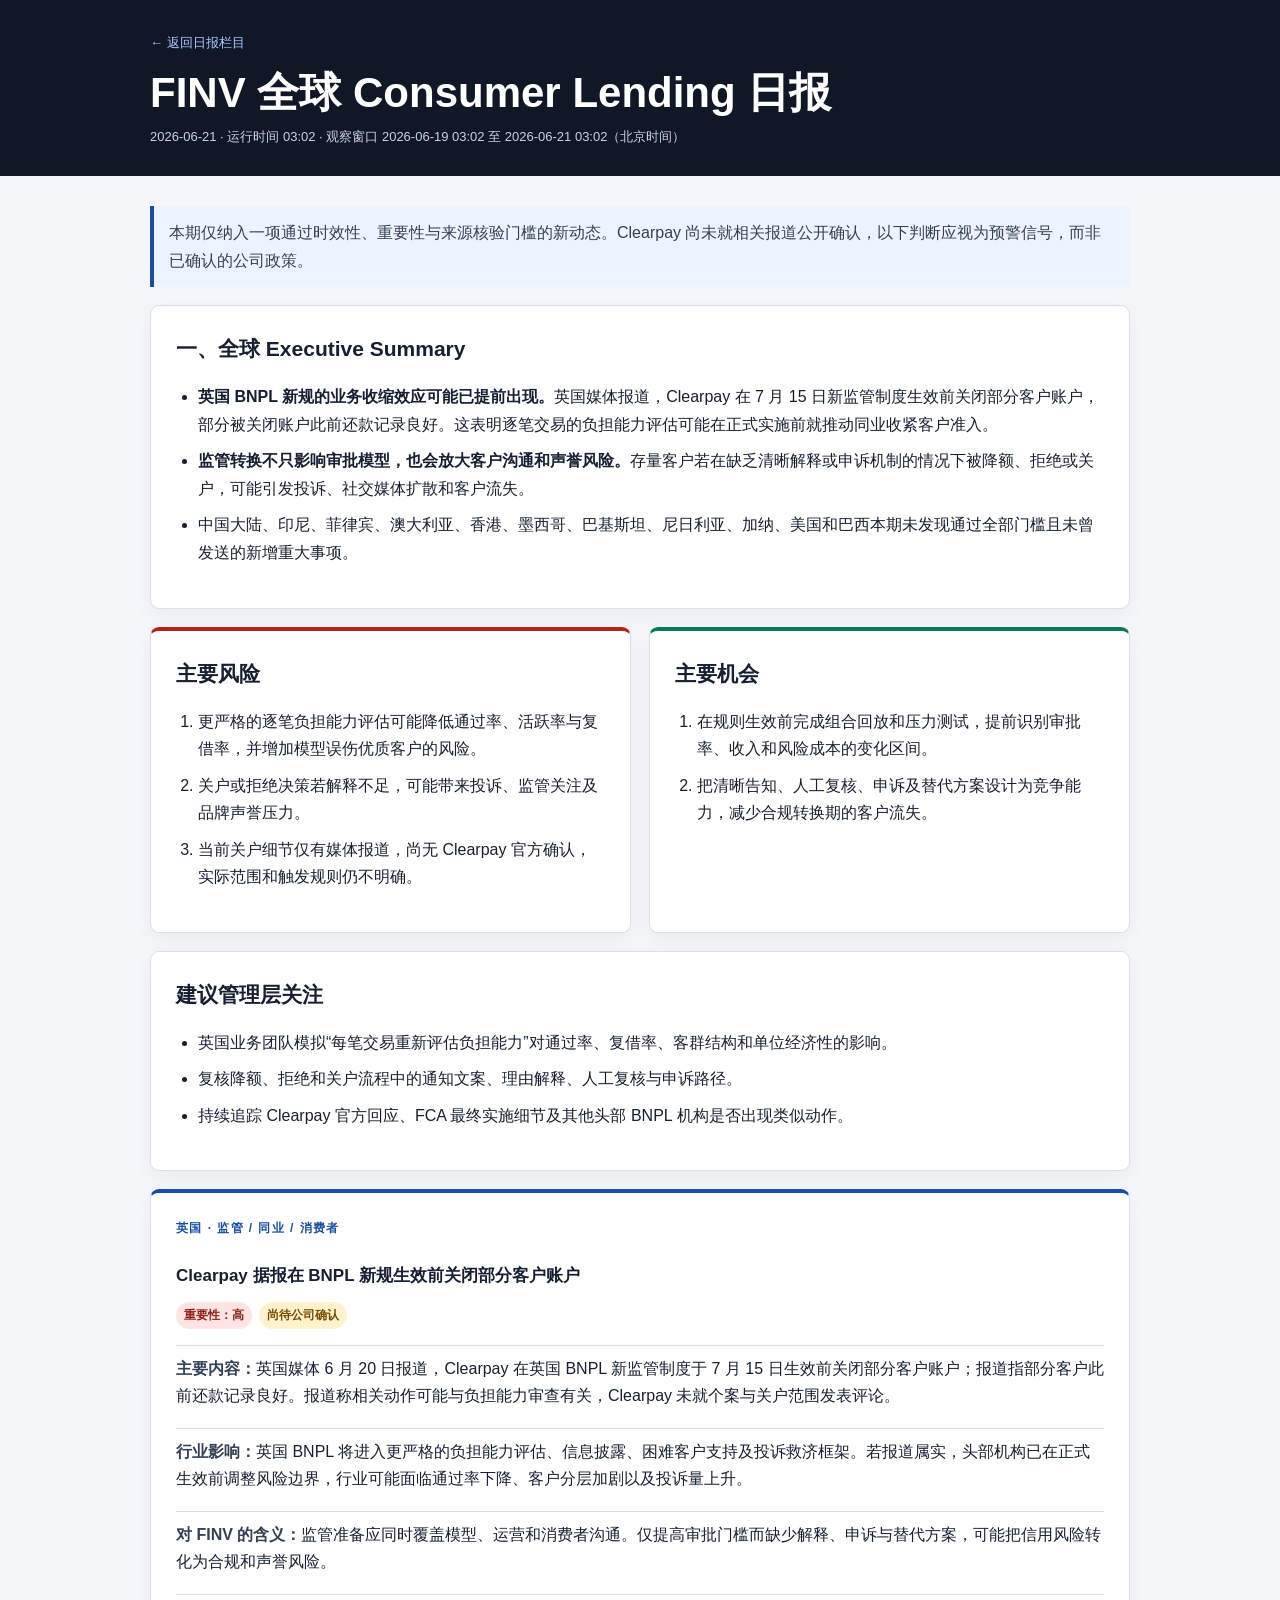
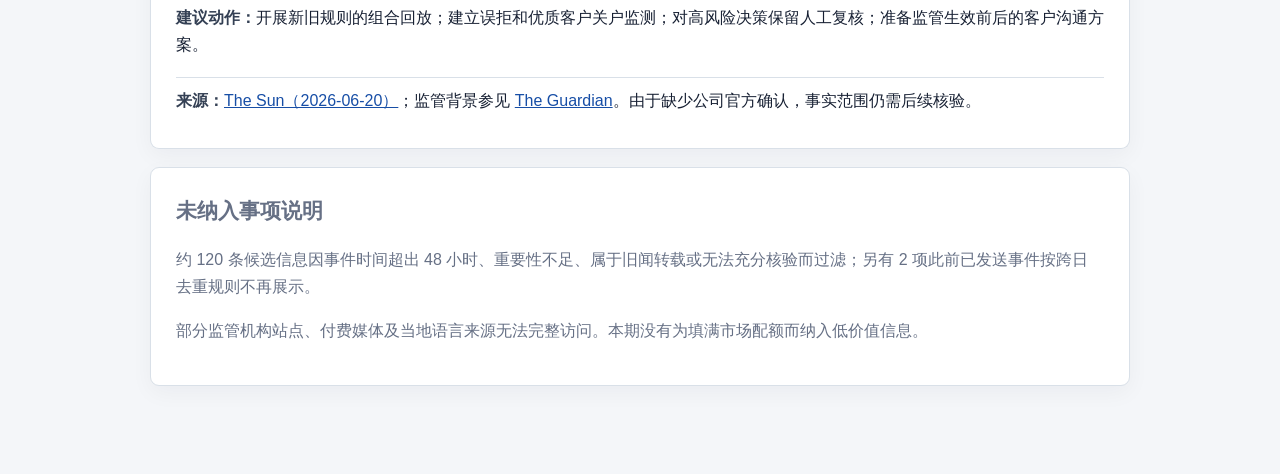
<file: consumer-lending/2026-06-21.html>
<!DOCTYPE html>
<html lang="zh-CN">
<head>
  <meta charset="UTF-8">
  <meta name="viewport" content="width=device-width, initial-scale=1">
  <title>FINV Consumer Lending 日报｜2026-06-21</title>
  <meta name="description" content="FINV 全球 Consumer Lending 日报，2026年6月21日。">
  <style>
    :root { --ink:#172033; --muted:#667085; --line:#d9e0e8; --paper:#f4f6f9; --card:#fff; --navy:#101828; --blue:#174ea6; --red:#b42318; --green:#087a55; }
    * { box-sizing:border-box; }
    body { margin:0; background:var(--paper); color:var(--ink); font-family:Inter,-apple-system,BlinkMacSystemFont,"Segoe UI","Noto Sans SC",sans-serif; line-height:1.72; }
    .topbar { background:var(--navy); color:#fff; }
    .topbar-inner, main { width:min(980px,calc(100% - 30px)); margin:auto; }
    .topbar-inner { padding:28px 0; }
    .back { color:#a9c7ff; text-decoration:none; font-size:13px; }
    h1 { margin:12px 0 8px; font-size:clamp(26px,5vw,42px); line-height:1.2; }
    .meta { color:#c9d2e3; font-size:13px; }
    main { padding:30px 0 70px; }
    section, article { background:var(--card); border:1px solid var(--line); border-radius:9px; padding:25px; margin-bottom:18px; box-shadow:0 7px 22px rgba(16,24,40,.045); }
    h2 { margin:0 0 16px; font-size:21px; }
    h3 { margin:22px 0 10px; font-size:17px; }
    ul, ol { padding-left:22px; }
    li + li { margin-top:9px; }
    .note { border-left:4px solid var(--blue); background:#eef4ff; padding:13px 15px; color:#344054; margin-bottom:18px; }
    .risk-opportunity { display:grid; grid-template-columns:1fr 1fr; gap:18px; }
    .risk { border-top:4px solid var(--red); }
    .opportunity { border-top:4px solid var(--green); }
    .market { border-top:4px solid var(--blue); }
    .market-name { color:var(--blue); font-size:12px; font-weight:800; letter-spacing:.12em; }
    .tag { display:inline-block; margin-right:7px; padding:3px 8px; border-radius:999px; background:#edf2f7; color:#344054; font-size:12px; font-weight:700; }
    .importance-high { background:#fee4e2; color:#912018; }
    .unconfirmed { background:#fff2cc; color:#7a4b00; }
    .facts { margin:16px 0 0; padding:0; list-style:none; }
    .facts li { padding:9px 0; border-top:1px solid var(--line); }
    .facts strong { color:#344054; }
    a { color:var(--blue); }
    .filtered { color:var(--muted); }
    @media(max-width:720px) { .risk-opportunity { grid-template-columns:1fr; } section, article { padding:20px; } }
  </style>
</head>
<body>
  <header class="topbar">
    <div class="topbar-inner">
      <a class="back" href="index.html">← 返回日报栏目</a>
      <h1>FINV 全球 Consumer Lending 日报</h1>
      <div class="meta">2026-06-21 · 运行时间 03:02 · 观察窗口 2026-06-19 03:02 至 2026-06-21 03:02（北京时间）</div>
    </div>
  </header>
  <main>
    <div class="note">本期仅纳入一项通过时效性、重要性与来源核验门槛的新动态。Clearpay 尚未就相关报道公开确认，以下判断应视为预警信号，而非已确认的公司政策。</div>

    <section>
      <h2>一、全球 Executive Summary</h2>
      <ul>
        <li><strong>英国 BNPL 新规的业务收缩效应可能已提前出现。</strong>英国媒体报道，Clearpay 在 7 月 15 日新监管制度生效前关闭部分客户账户，部分被关闭账户此前还款记录良好。这表明逐笔交易的负担能力评估可能在正式实施前就推动同业收紧客户准入。</li>
        <li><strong>监管转换不只影响审批模型，也会放大客户沟通和声誉风险。</strong>存量客户若在缺乏清晰解释或申诉机制的情况下被降额、拒绝或关户，可能引发投诉、社交媒体扩散和客户流失。</li>
        <li>中国大陆、印尼、菲律宾、澳大利亚、香港、墨西哥、巴基斯坦、尼日利亚、加纳、美国和巴西本期未发现通过全部门槛且未曾发送的新增重大事项。</li>
      </ul>
    </section>

    <div class="risk-opportunity">
      <section class="risk">
        <h2>主要风险</h2>
        <ol>
          <li>更严格的逐笔负担能力评估可能降低通过率、活跃率与复借率，并增加模型误伤优质客户的风险。</li>
          <li>关户或拒绝决策若解释不足，可能带来投诉、监管关注及品牌声誉压力。</li>
          <li>当前关户细节仅有媒体报道，尚无 Clearpay 官方确认，实际范围和触发规则仍不明确。</li>
        </ol>
      </section>
      <section class="opportunity">
        <h2>主要机会</h2>
        <ol>
          <li>在规则生效前完成组合回放和压力测试，提前识别审批率、收入和风险成本的变化区间。</li>
          <li>把清晰告知、人工复核、申诉及替代方案设计为竞争能力，减少合规转换期的客户流失。</li>
        </ol>
      </section>
    </div>

    <section>
      <h2>建议管理层关注</h2>
      <ul>
        <li>英国业务团队模拟“每笔交易重新评估负担能力”对通过率、复借率、客群结构和单位经济性的影响。</li>
        <li>复核降额、拒绝和关户流程中的通知文案、理由解释、人工复核与申诉路径。</li>
        <li>持续追踪 Clearpay 官方回应、FCA 最终实施细节及其他头部 BNPL 机构是否出现类似动作。</li>
      </ul>
    </section>

    <article class="market">
      <div class="market-name">英国 · 监管 / 同业 / 消费者</div>
      <h3>Clearpay 据报在 BNPL 新规生效前关闭部分客户账户</h3>
      <span class="tag importance-high">重要性：高</span><span class="tag unconfirmed">尚待公司确认</span>
      <ul class="facts">
        <li><strong>主要内容：</strong>英国媒体 6 月 20 日报道，Clearpay 在英国 BNPL 新监管制度于 7 月 15 日生效前关闭部分客户账户；报道指部分客户此前还款记录良好。报道称相关动作可能与负担能力审查有关，Clearpay 未就个案与关户范围发表评论。</li>
        <li><strong>行业影响：</strong>英国 BNPL 将进入更严格的负担能力评估、信息披露、困难客户支持及投诉救济框架。若报道属实，头部机构已在正式生效前调整风险边界，行业可能面临通过率下降、客户分层加剧以及投诉量上升。</li>
        <li><strong>对 FINV 的含义：</strong>监管准备应同时覆盖模型、运营和消费者沟通。仅提高审批门槛而缺少解释、申诉与替代方案，可能把信用风险转化为合规和声誉风险。</li>
        <li><strong>建议动作：</strong>开展新旧规则的组合回放；建立误拒和优质客户关户监测；对高风险决策保留人工复核；准备监管生效前后的客户沟通方案。</li>
        <li><strong>来源：</strong><a href="https://www.thesun.co.uk/money/39472471/bnpl-firm-closes-accounts-ahead-rule-change/">The Sun（2026-06-20）</a>；监管背景参见 <a href="https://www.theguardian.com/business/2025/jul/18/buy-now-pay-later-regulation-fca-affordability-checks">The Guardian</a>。由于缺少公司官方确认，事实范围仍需后续核验。</li>
      </ul>
    </article>

    <section class="filtered">
      <h2>未纳入事项说明</h2>
      <p>约 120 条候选信息因事件时间超出 48 小时、重要性不足、属于旧闻转载或无法充分核验而过滤；另有 2 项此前已发送事件按跨日去重规则不再展示。</p>
      <p>部分监管机构站点、付费媒体及当地语言来源无法完整访问。本期没有为填满市场配额而纳入低价值信息。</p>
    </section>
  </main>
</body>
</html>
</file>
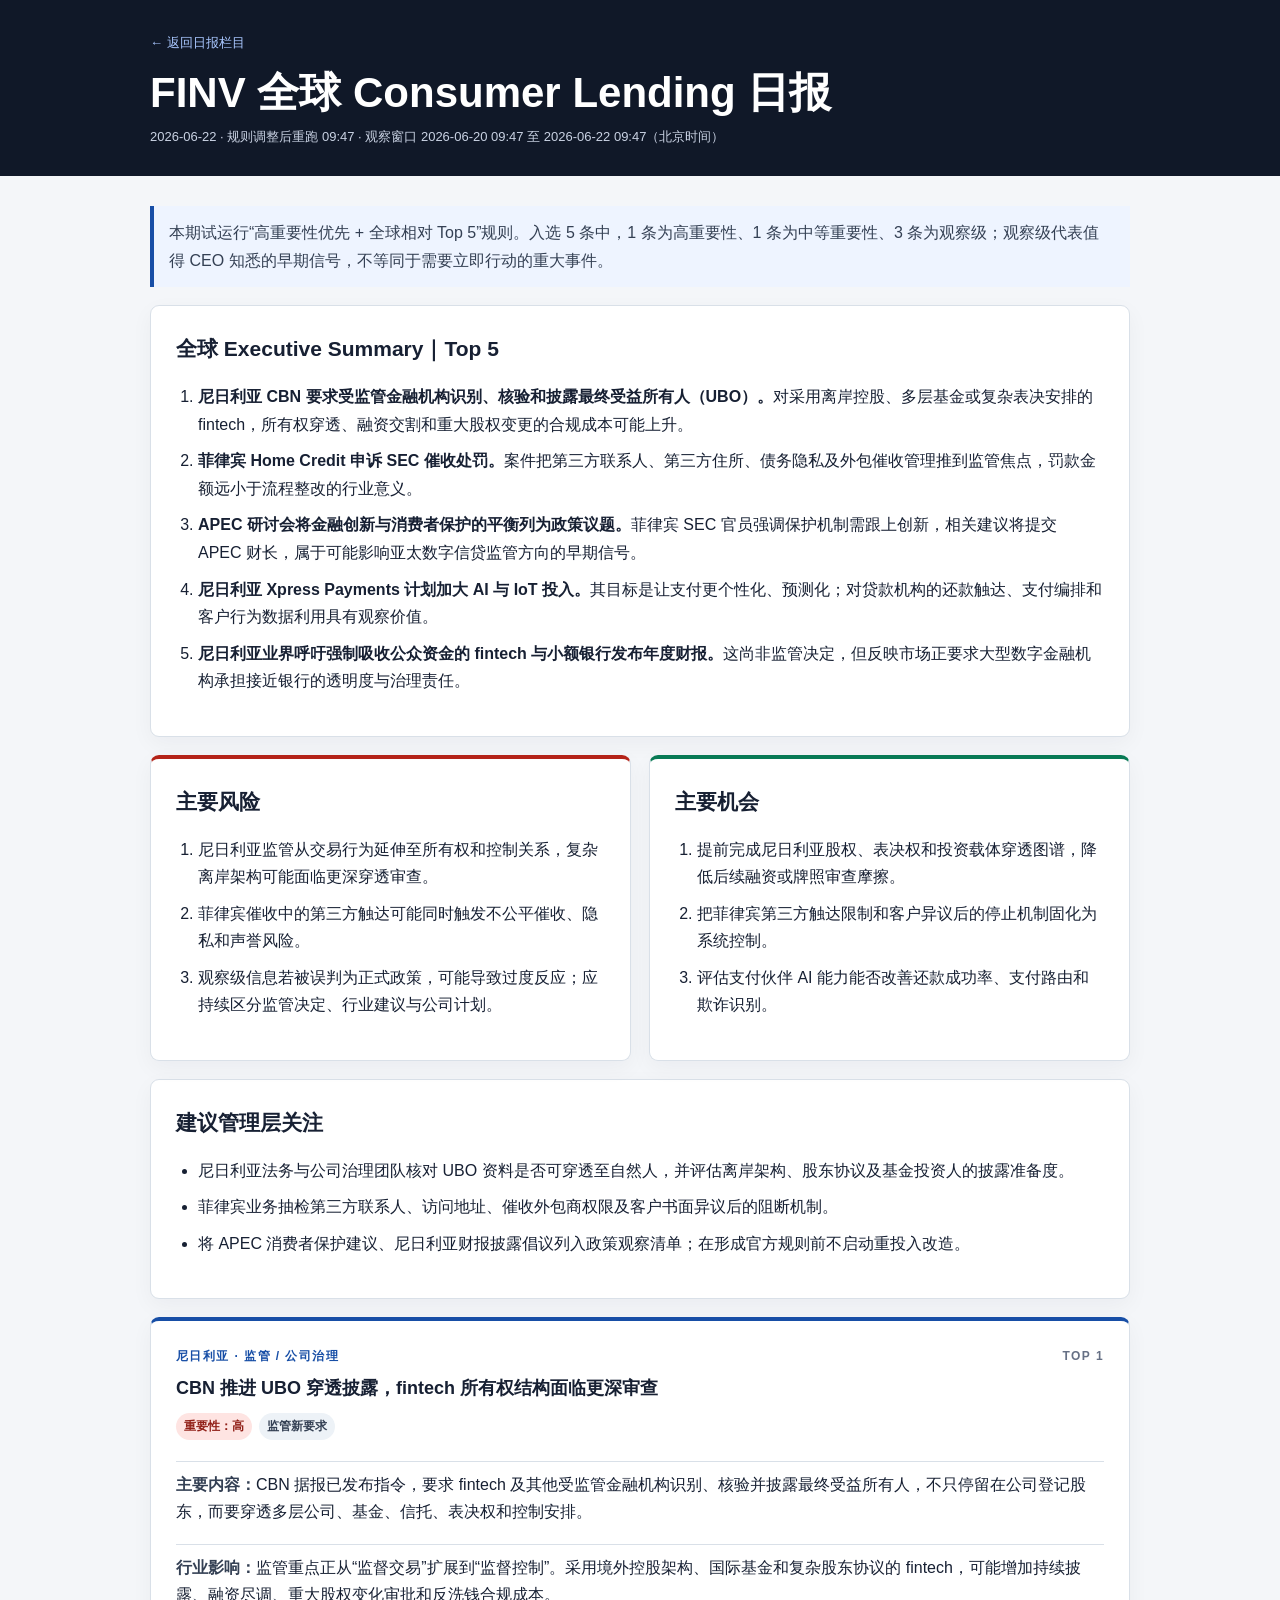
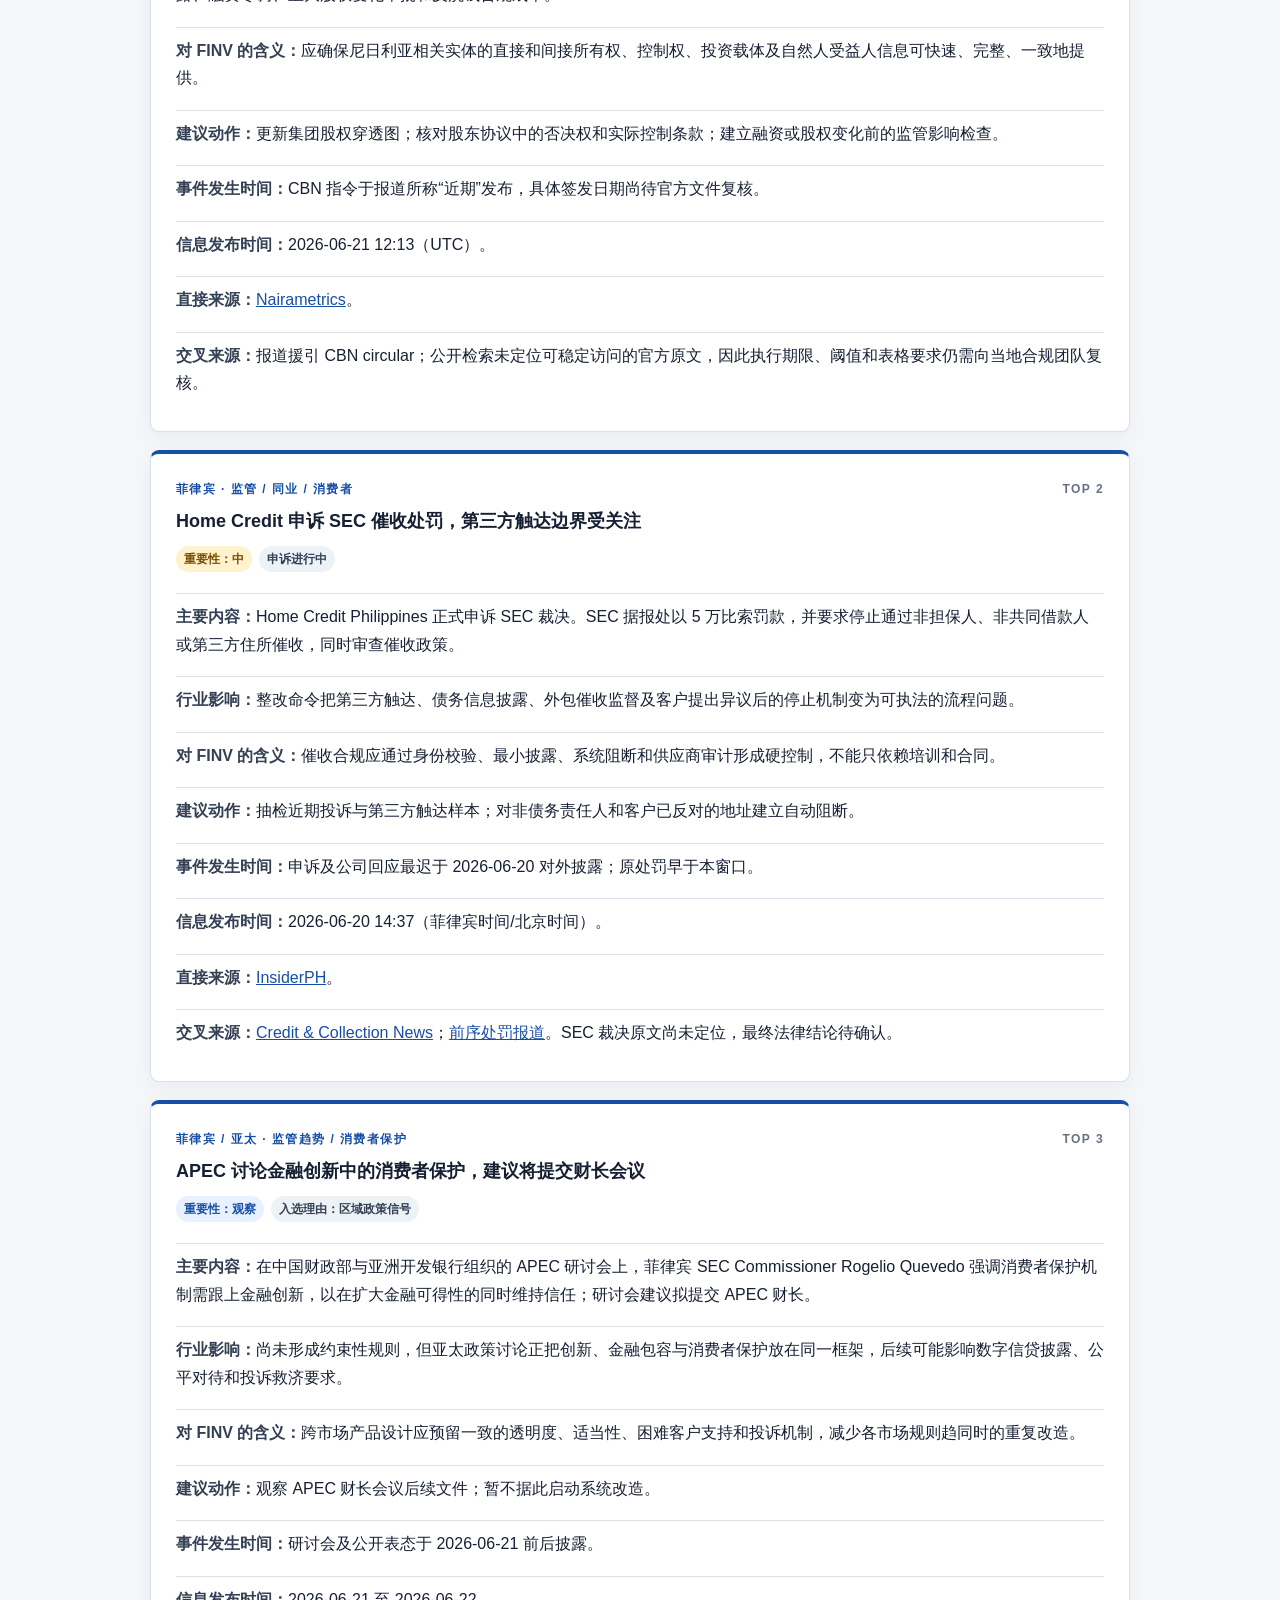
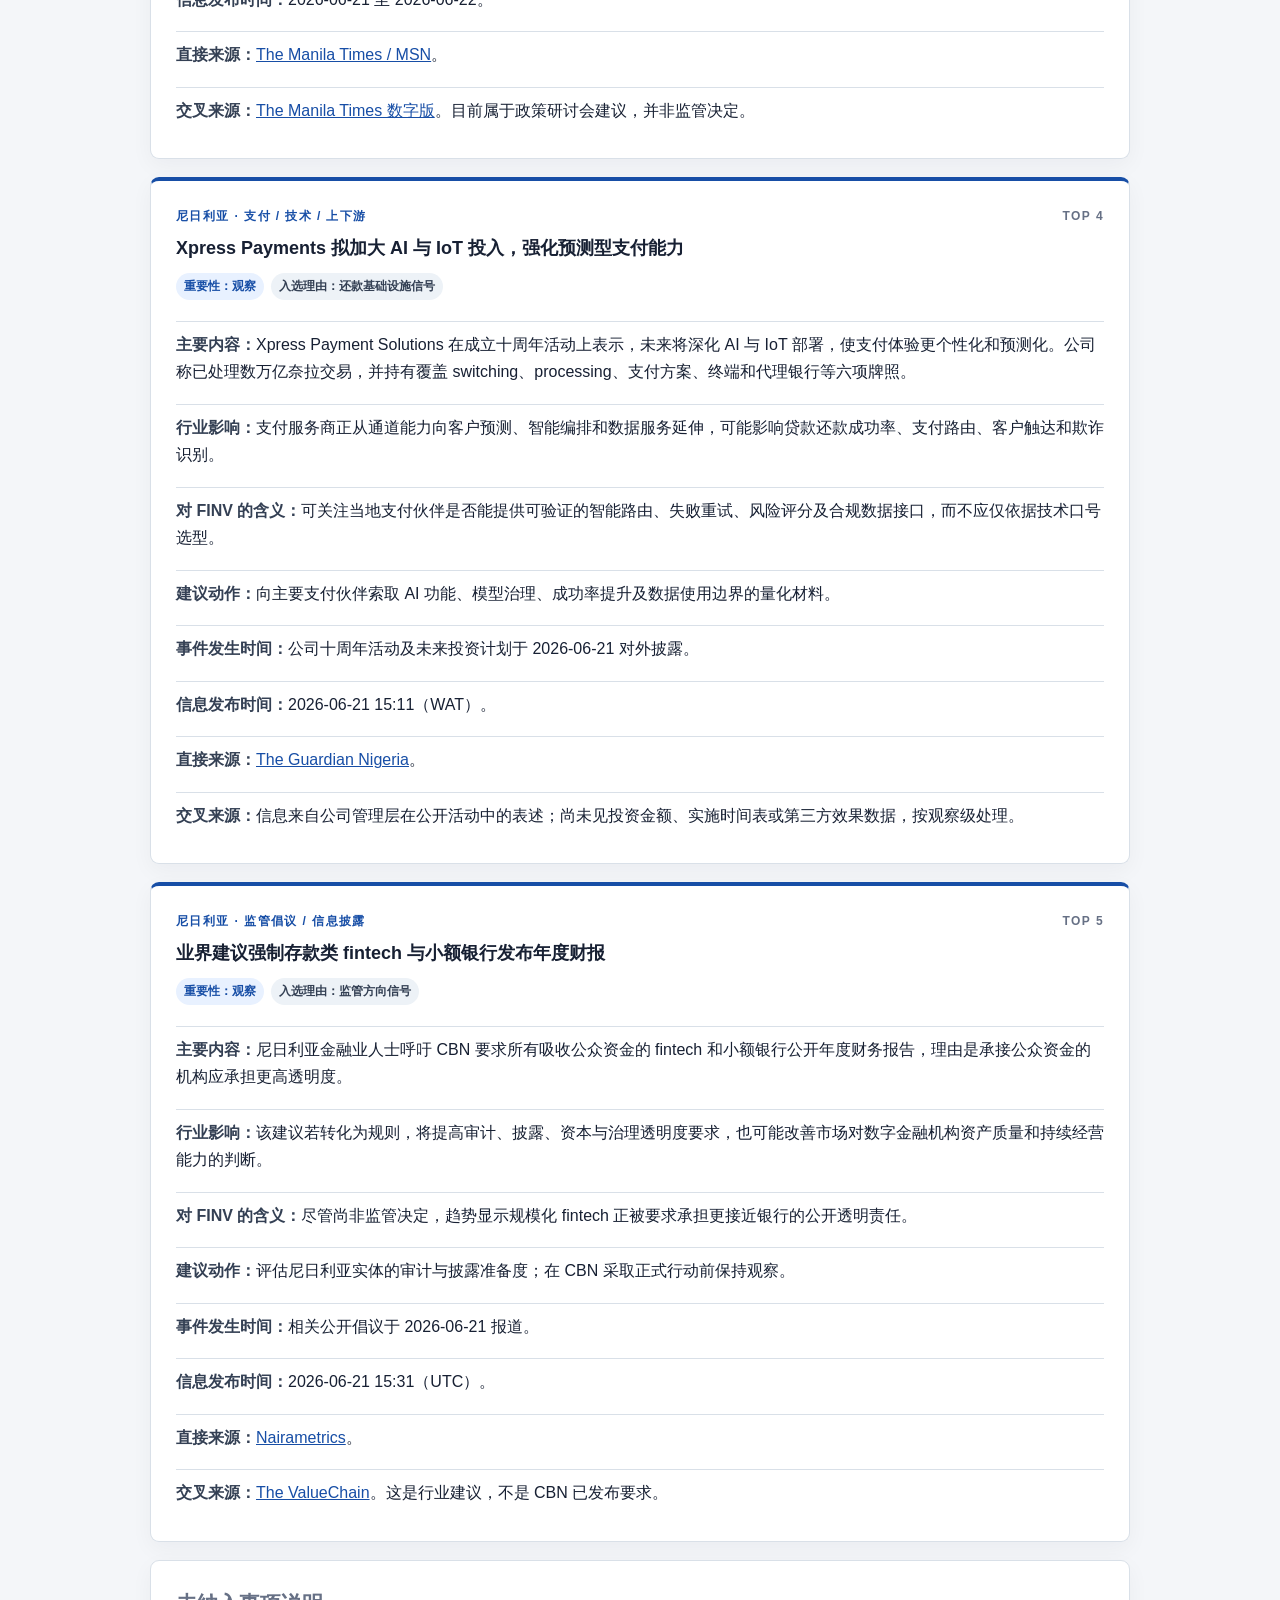
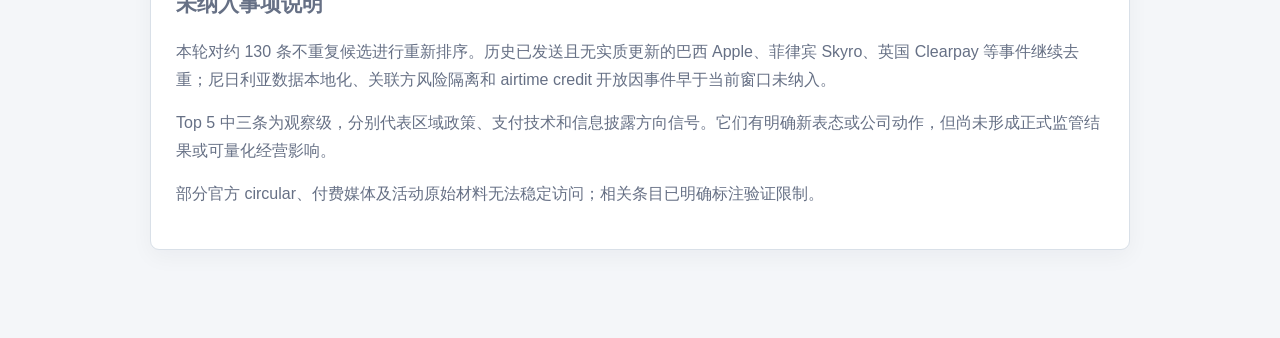
<file: consumer-lending/2026-06-22.html>
<!DOCTYPE html>
<html lang="zh-CN">
<head>
  <meta charset="UTF-8">
  <meta name="viewport" content="width=device-width, initial-scale=1">
  <title>FINV Consumer Lending 日报｜2026-06-22</title>
  <meta name="description" content="FINV 全球 Consumer Lending 日报，2026年6月22日，Top 5 规则试运行。">
  <style>
    :root { --ink:#172033; --muted:#667085; --line:#d9e0e8; --paper:#f4f6f9; --card:#fff; --navy:#101828; --blue:#174ea6; --red:#b42318; --green:#087a55; --amber:#8a4b00; }
    * { box-sizing:border-box; }
    body { margin:0; background:var(--paper); color:var(--ink); font-family:Inter,-apple-system,BlinkMacSystemFont,"Segoe UI","Noto Sans SC",sans-serif; line-height:1.72; }
    .topbar { background:var(--navy); color:#fff; }
    .topbar-inner, main { width:min(980px,calc(100% - 30px)); margin:auto; }
    .topbar-inner { padding:28px 0; }
    .back { color:#a9c7ff; text-decoration:none; font-size:13px; }
    h1 { margin:12px 0 8px; font-size:clamp(26px,5vw,42px); line-height:1.2; }
    .meta { color:#c9d2e3; font-size:13px; }
    main { padding:30px 0 70px; }
    section, article { background:var(--card); border:1px solid var(--line); border-radius:9px; padding:25px; margin-bottom:18px; box-shadow:0 7px 22px rgba(16,24,40,.045); }
    h2 { margin:0 0 16px; font-size:21px; }
    h3 { margin:8px 0 10px; font-size:18px; line-height:1.45; }
    ul, ol { padding-left:22px; }
    li + li { margin-top:9px; }
    .note { border-left:4px solid var(--blue); background:#eef4ff; padding:13px 15px; color:#344054; margin-bottom:18px; }
    .risk-opportunity { display:grid; grid-template-columns:1fr 1fr; gap:18px; }
    .risk { border-top:4px solid var(--red); }
    .opportunity { border-top:4px solid var(--green); }
    .market { border-top:4px solid var(--blue); }
    .market-name { color:var(--blue); font-size:12px; font-weight:800; letter-spacing:.12em; }
    .rank { float:right; color:var(--muted); font-size:12px; font-weight:800; }
    .tag { display:inline-block; margin:0 7px 5px 0; padding:3px 8px; border-radius:999px; background:#edf2f7; color:#344054; font-size:12px; font-weight:700; }
    .high { background:#fee4e2; color:#912018; }
    .medium { background:#fff2cc; color:#7a4b00; }
    .watch { background:#e8f1ff; color:#174ea6; }
    .facts { margin:16px 0 0; padding:0; list-style:none; }
    .facts li { padding:9px 0; border-top:1px solid var(--line); }
    .facts strong { color:#344054; }
    a { color:var(--blue); }
    .filtered { color:var(--muted); }
    @media(max-width:720px) { .risk-opportunity { grid-template-columns:1fr; } section, article { padding:20px; } .rank { float:none; display:block; margin-top:4px; } }
  </style>
</head>
<body>
  <header class="topbar">
    <div class="topbar-inner">
      <a class="back" href="index.html">← 返回日报栏目</a>
      <h1>FINV 全球 Consumer Lending 日报</h1>
      <div class="meta">2026-06-22 · 规则调整后重跑 09:47 · 观察窗口 2026-06-20 09:47 至 2026-06-22 09:47（北京时间）</div>
    </div>
  </header>
  <main>
    <div class="note">本期试运行“高重要性优先 + 全球相对 Top 5”规则。入选 5 条中，1 条为高重要性、1 条为中等重要性、3 条为观察级；观察级代表值得 CEO 知悉的早期信号，不等同于需要立即行动的重大事件。</div>

    <section>
      <h2>全球 Executive Summary｜Top 5</h2>
      <ol>
        <li><strong>尼日利亚 CBN 要求受监管金融机构识别、核验和披露最终受益所有人（UBO）。</strong>对采用离岸控股、多层基金或复杂表决安排的 fintech，所有权穿透、融资交割和重大股权变更的合规成本可能上升。</li>
        <li><strong>菲律宾 Home Credit 申诉 SEC 催收处罚。</strong>案件把第三方联系人、第三方住所、债务隐私及外包催收管理推到监管焦点，罚款金额远小于流程整改的行业意义。</li>
        <li><strong>APEC 研讨会将金融创新与消费者保护的平衡列为政策议题。</strong>菲律宾 SEC 官员强调保护机制需跟上创新，相关建议将提交 APEC 财长，属于可能影响亚太数字信贷监管方向的早期信号。</li>
        <li><strong>尼日利亚 Xpress Payments 计划加大 AI 与 IoT 投入。</strong>其目标是让支付更个性化、预测化；对贷款机构的还款触达、支付编排和客户行为数据利用具有观察价值。</li>
        <li><strong>尼日利亚业界呼吁强制吸收公众资金的 fintech 与小额银行发布年度财报。</strong>这尚非监管决定，但反映市场正要求大型数字金融机构承担接近银行的透明度与治理责任。</li>
      </ol>
    </section>

    <div class="risk-opportunity">
      <section class="risk">
        <h2>主要风险</h2>
        <ol>
          <li>尼日利亚监管从交易行为延伸至所有权和控制关系，复杂离岸架构可能面临更深穿透审查。</li>
          <li>菲律宾催收中的第三方触达可能同时触发不公平催收、隐私和声誉风险。</li>
          <li>观察级信息若被误判为正式政策，可能导致过度反应；应持续区分监管决定、行业建议与公司计划。</li>
        </ol>
      </section>
      <section class="opportunity">
        <h2>主要机会</h2>
        <ol>
          <li>提前完成尼日利亚股权、表决权和投资载体穿透图谱，降低后续融资或牌照审查摩擦。</li>
          <li>把菲律宾第三方触达限制和客户异议后的停止机制固化为系统控制。</li>
          <li>评估支付伙伴 AI 能力能否改善还款成功率、支付路由和欺诈识别。</li>
        </ol>
      </section>
    </div>

    <section>
      <h2>建议管理层关注</h2>
      <ul>
        <li>尼日利亚法务与公司治理团队核对 UBO 资料是否可穿透至自然人，并评估离岸架构、股东协议及基金投资人的披露准备度。</li>
        <li>菲律宾业务抽检第三方联系人、访问地址、催收外包商权限及客户书面异议后的阻断机制。</li>
        <li>将 APEC 消费者保护建议、尼日利亚财报披露倡议列入政策观察清单；在形成官方规则前不启动重投入改造。</li>
      </ul>
    </section>

    <article class="market">
      <div class="market-name">尼日利亚 · 监管 / 公司治理 <span class="rank">TOP 1</span></div>
      <h3>CBN 推进 UBO 穿透披露，fintech 所有权结构面临更深审查</h3>
      <span class="tag high">重要性：高</span><span class="tag">监管新要求</span>
      <ul class="facts">
        <li><strong>主要内容：</strong>CBN 据报已发布指令，要求 fintech 及其他受监管金融机构识别、核验并披露最终受益所有人，不只停留在公司登记股东，而要穿透多层公司、基金、信托、表决权和控制安排。</li>
        <li><strong>行业影响：</strong>监管重点正从“监督交易”扩展到“监督控制”。采用境外控股架构、国际基金和复杂股东协议的 fintech，可能增加持续披露、融资尽调、重大股权变化审批和反洗钱合规成本。</li>
        <li><strong>对 FINV 的含义：</strong>应确保尼日利亚相关实体的直接和间接所有权、控制权、投资载体及自然人受益人信息可快速、完整、一致地提供。</li>
        <li><strong>建议动作：</strong>更新集团股权穿透图；核对股东协议中的否决权和实际控制条款；建立融资或股权变化前的监管影响检查。</li>
        <li><strong>事件发生时间：</strong>CBN 指令于报道所称“近期”发布，具体签发日期尚待官方文件复核。</li>
        <li><strong>信息发布时间：</strong>2026-06-21 12:13（UTC）。</li>
        <li><strong>直接来源：</strong><a href="https://nairametrics.com/2026/06/21/cbns-ubo-directive-and-what-it-means-for-fintechs/">Nairametrics</a>。</li>
        <li><strong>交叉来源：</strong>报道援引 CBN circular；公开检索未定位可稳定访问的官方原文，因此执行期限、阈值和表格要求仍需向当地合规团队复核。</li>
      </ul>
    </article>

    <article class="market">
      <div class="market-name">菲律宾 · 监管 / 同业 / 消费者 <span class="rank">TOP 2</span></div>
      <h3>Home Credit 申诉 SEC 催收处罚，第三方触达边界受关注</h3>
      <span class="tag medium">重要性：中</span><span class="tag">申诉进行中</span>
      <ul class="facts">
        <li><strong>主要内容：</strong>Home Credit Philippines 正式申诉 SEC 裁决。SEC 据报处以 5 万比索罚款，并要求停止通过非担保人、非共同借款人或第三方住所催收，同时审查催收政策。</li>
        <li><strong>行业影响：</strong>整改命令把第三方触达、债务信息披露、外包催收监督及客户提出异议后的停止机制变为可执法的流程问题。</li>
        <li><strong>对 FINV 的含义：</strong>催收合规应通过身份校验、最小披露、系统阻断和供应商审计形成硬控制，不能只依赖培训和合同。</li>
        <li><strong>建议动作：</strong>抽检近期投诉与第三方触达样本；对非债务责任人和客户已反对的地址建立自动阻断。</li>
        <li><strong>事件发生时间：</strong>申诉及公司回应最迟于 2026-06-20 对外披露；原处罚早于本窗口。</li>
        <li><strong>信息发布时间：</strong>2026-06-20 14:37（菲律宾时间/北京时间）。</li>
        <li><strong>直接来源：</strong><a href="https://insiderph.com/home-credit-appeals-sec-order-over-debt-collection-complaint">InsiderPH</a>。</li>
        <li><strong>交叉来源：</strong><a href="https://www.creditandcollectionnews.com/home-credit-appeals-sec-order-over-debt-collection-complaint/">Credit &amp; Collection News</a>；<a href="https://insiderph.com/phs-top-consumer-finance-firm-home-credit-fined-over-debt-collection-practices">前序处罚报道</a>。SEC 裁决原文尚未定位，最终法律结论待确认。</li>
      </ul>
    </article>

    <article class="market">
      <div class="market-name">菲律宾 / 亚太 · 监管趋势 / 消费者保护 <span class="rank">TOP 3</span></div>
      <h3>APEC 讨论金融创新中的消费者保护，建议将提交财长会议</h3>
      <span class="tag watch">重要性：观察</span><span class="tag">入选理由：区域政策信号</span>
      <ul class="facts">
        <li><strong>主要内容：</strong>在中国财政部与亚洲开发银行组织的 APEC 研讨会上，菲律宾 SEC Commissioner Rogelio Quevedo 强调消费者保护机制需跟上金融创新，以在扩大金融可得性的同时维持信任；研讨会建议拟提交 APEC 财长。</li>
        <li><strong>行业影响：</strong>尚未形成约束性规则，但亚太政策讨论正把创新、金融包容与消费者保护放在同一框架，后续可能影响数字信贷披露、公平对待和投诉救济要求。</li>
        <li><strong>对 FINV 的含义：</strong>跨市场产品设计应预留一致的透明度、适当性、困难客户支持和投诉机制，减少各市场规则趋同时的重复改造。</li>
        <li><strong>建议动作：</strong>观察 APEC 财长会议后续文件；暂不据此启动系统改造。</li>
        <li><strong>事件发生时间：</strong>研讨会及公开表态于 2026-06-21 前后披露。</li>
        <li><strong>信息发布时间：</strong>2026-06-21 至 2026-06-22。</li>
        <li><strong>直接来源：</strong><a href="https://www.msn.com/en-ph/news/money/consumer-safeguards-urged-at-apec-seminar/ar-AA26cZxT">The Manila Times / MSN</a>。</li>
        <li><strong>交叉来源：</strong><a href="https://www.pressreader.com/philippines/manila-times/20260622/281805700640322">The Manila Times 数字版</a>。目前属于政策研讨会建议，并非监管决定。</li>
      </ul>
    </article>

    <article class="market">
      <div class="market-name">尼日利亚 · 支付 / 技术 / 上下游 <span class="rank">TOP 4</span></div>
      <h3>Xpress Payments 拟加大 AI 与 IoT 投入，强化预测型支付能力</h3>
      <span class="tag watch">重要性：观察</span><span class="tag">入选理由：还款基础设施信号</span>
      <ul class="facts">
        <li><strong>主要内容：</strong>Xpress Payment Solutions 在成立十周年活动上表示，未来将深化 AI 与 IoT 部署，使支付体验更个性化和预测化。公司称已处理数万亿奈拉交易，并持有覆盖 switching、processing、支付方案、终端和代理银行等六项牌照。</li>
        <li><strong>行业影响：</strong>支付服务商正从通道能力向客户预测、智能编排和数据服务延伸，可能影响贷款还款成功率、支付路由、客户触达和欺诈识别。</li>
        <li><strong>对 FINV 的含义：</strong>可关注当地支付伙伴是否能提供可验证的智能路由、失败重试、风险评分及合规数据接口，而不应仅依据技术口号选型。</li>
        <li><strong>建议动作：</strong>向主要支付伙伴索取 AI 功能、模型治理、成功率提升及数据使用边界的量化材料。</li>
        <li><strong>事件发生时间：</strong>公司十周年活动及未来投资计划于 2026-06-21 对外披露。</li>
        <li><strong>信息发布时间：</strong>2026-06-21 15:11（WAT）。</li>
        <li><strong>直接来源：</strong><a href="https://guardian.ng/news/xpress-payment-eyes-ai-iot-expansion-after-processing-trillions-in-transactions/">The Guardian Nigeria</a>。</li>
        <li><strong>交叉来源：</strong>信息来自公司管理层在公开活动中的表述；尚未见投资金额、实施时间表或第三方效果数据，按观察级处理。</li>
      </ul>
    </article>

    <article class="market">
      <div class="market-name">尼日利亚 · 监管倡议 / 信息披露 <span class="rank">TOP 5</span></div>
      <h3>业界建议强制存款类 fintech 与小额银行发布年度财报</h3>
      <span class="tag watch">重要性：观察</span><span class="tag">入选理由：监管方向信号</span>
      <ul class="facts">
        <li><strong>主要内容：</strong>尼日利亚金融业人士呼吁 CBN 要求所有吸收公众资金的 fintech 和小额银行公开年度财务报告，理由是承接公众资金的机构应承担更高透明度。</li>
        <li><strong>行业影响：</strong>该建议若转化为规则，将提高审计、披露、资本与治理透明度要求，也可能改善市场对数字金融机构资产质量和持续经营能力的判断。</li>
        <li><strong>对 FINV 的含义：</strong>尽管尚非监管决定，趋势显示规模化 fintech 正被要求承担更接近银行的公开透明责任。</li>
        <li><strong>建议动作：</strong>评估尼日利亚实体的审计与披露准备度；在 CBN 采取正式行动前保持观察。</li>
        <li><strong>事件发生时间：</strong>相关公开倡议于 2026-06-21 报道。</li>
        <li><strong>信息发布时间：</strong>2026-06-21 15:31（UTC）。</li>
        <li><strong>直接来源：</strong><a href="https://nairametrics.com/2026/06/21/finance-experts-urge-cbn-to-mandate-annual-reporting-for-fintechs-mfbs/">Nairametrics</a>。</li>
        <li><strong>交叉来源：</strong><a href="https://www.thevaluechainng.com/finance-experts-urge-cbn-to-mandate-annual-reporting-for-fintechs-mfbs/">The ValueChain</a>。这是行业建议，不是 CBN 已发布要求。</li>
      </ul>
    </article>

    <section class="filtered">
      <h2>未纳入事项说明</h2>
      <p>本轮对约 130 条不重复候选进行重新排序。历史已发送且无实质更新的巴西 Apple、菲律宾 Skyro、英国 Clearpay 等事件继续去重；尼日利亚数据本地化、关联方风险隔离和 airtime credit 开放因事件早于当前窗口未纳入。</p>
      <p>Top 5 中三条为观察级，分别代表区域政策、支付技术和信息披露方向信号。它们有明确新表态或公司动作，但尚未形成正式监管结果或可量化经营影响。</p>
      <p>部分官方 circular、付费媒体及活动原始材料无法稳定访问；相关条目已明确标注验证限制。</p>
    </section>
  </main>
</body>
</html>
</file>
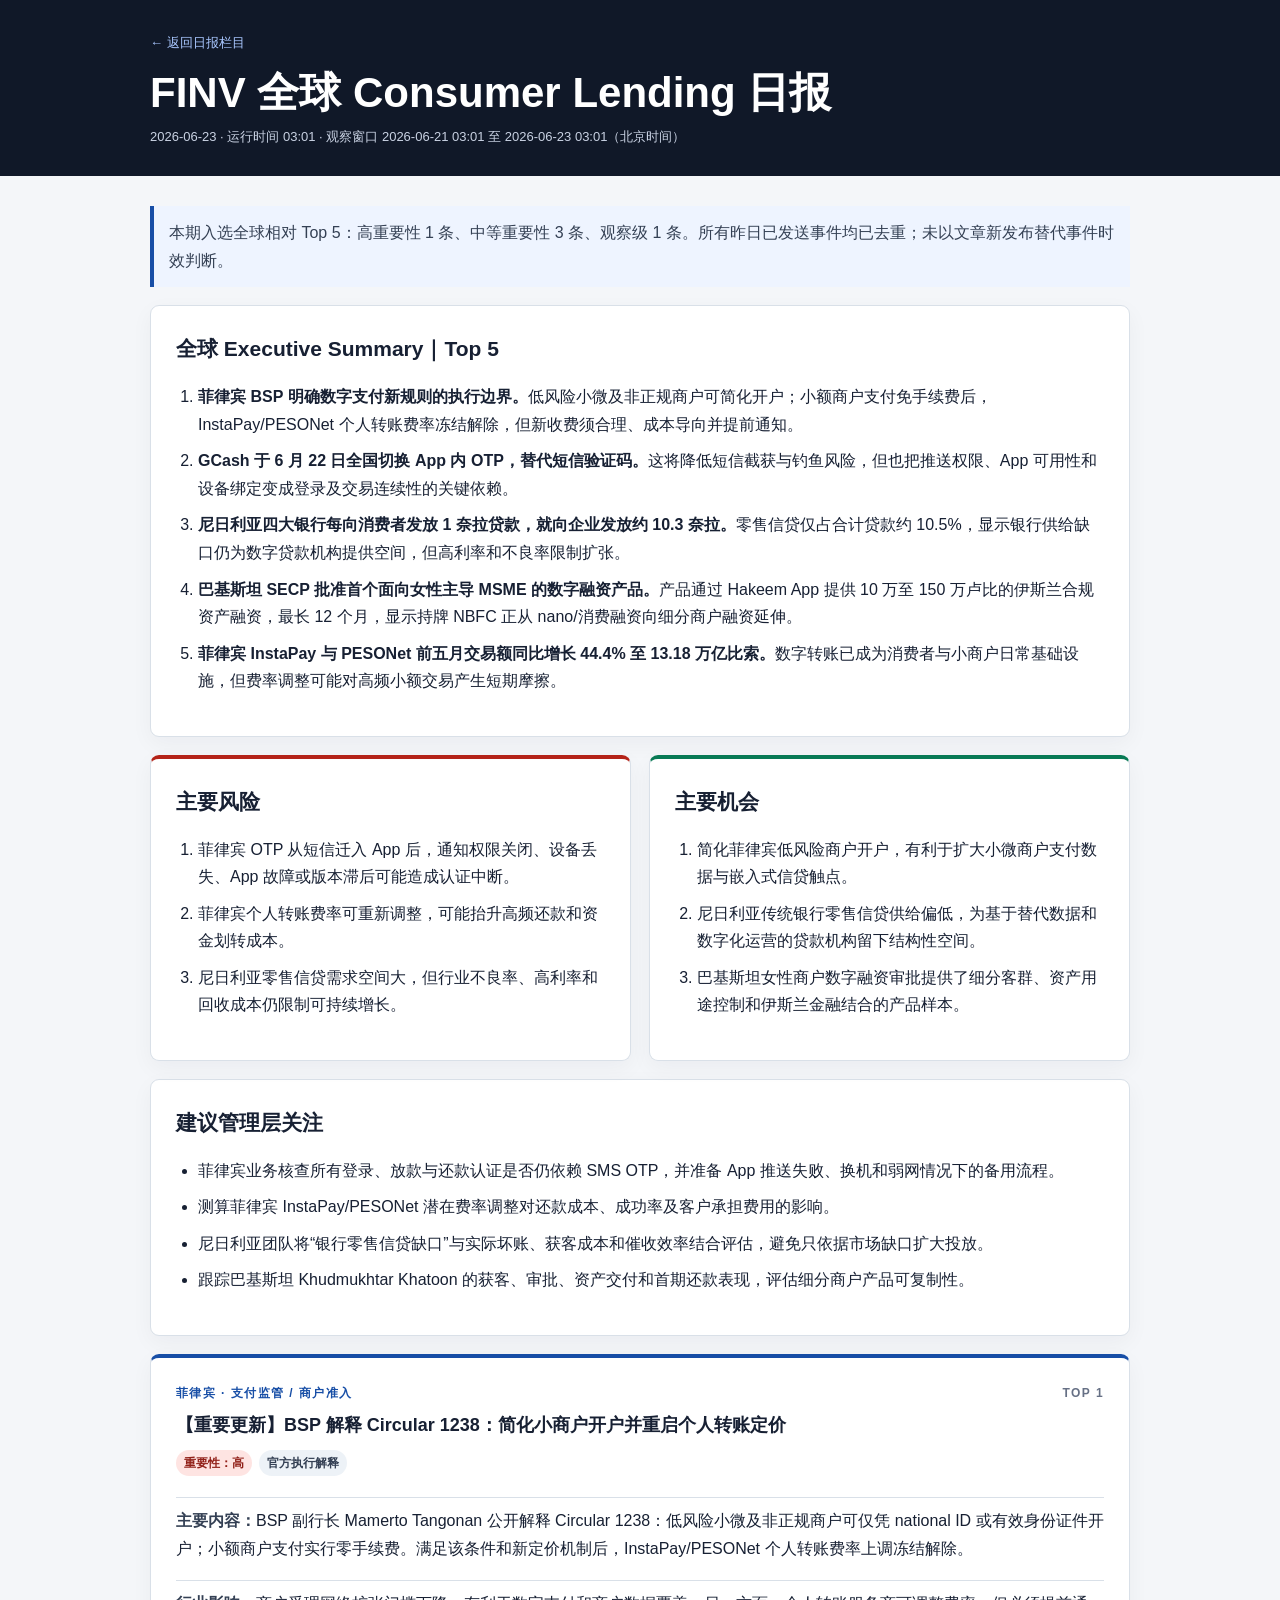
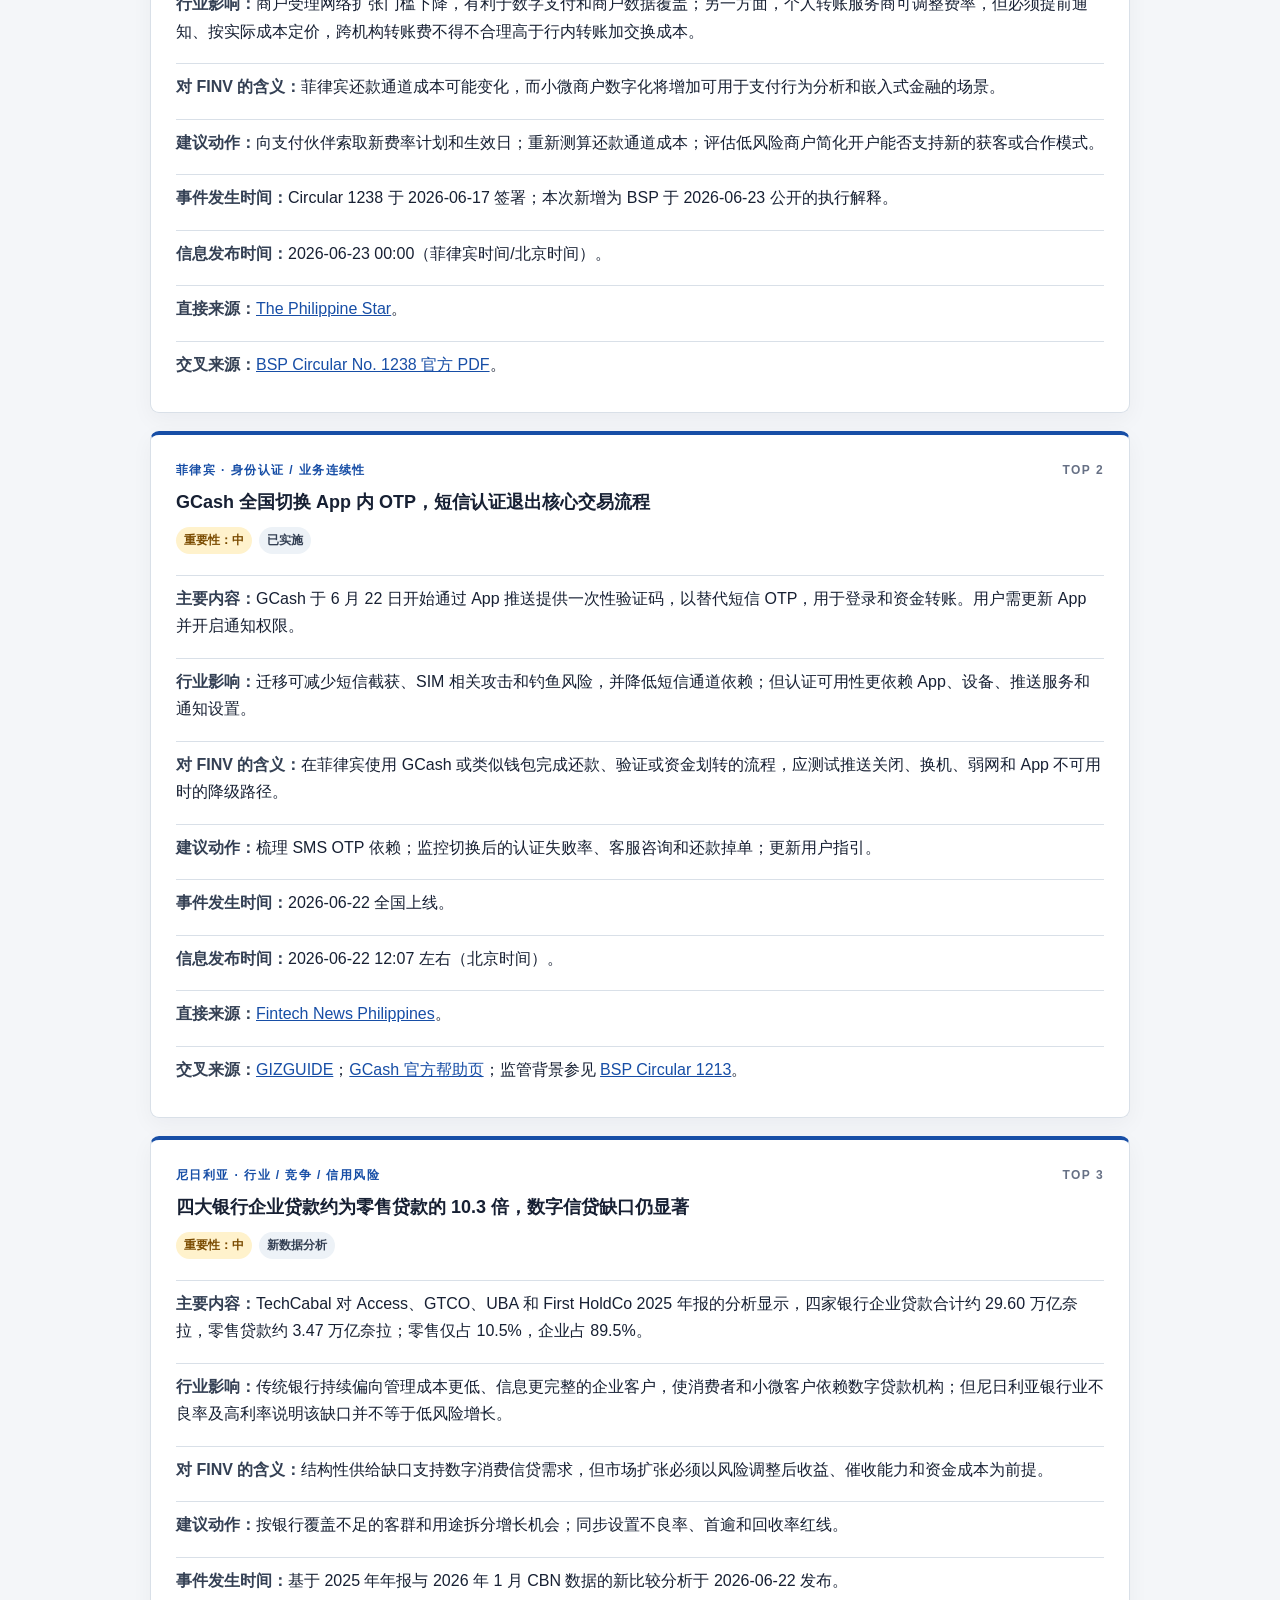
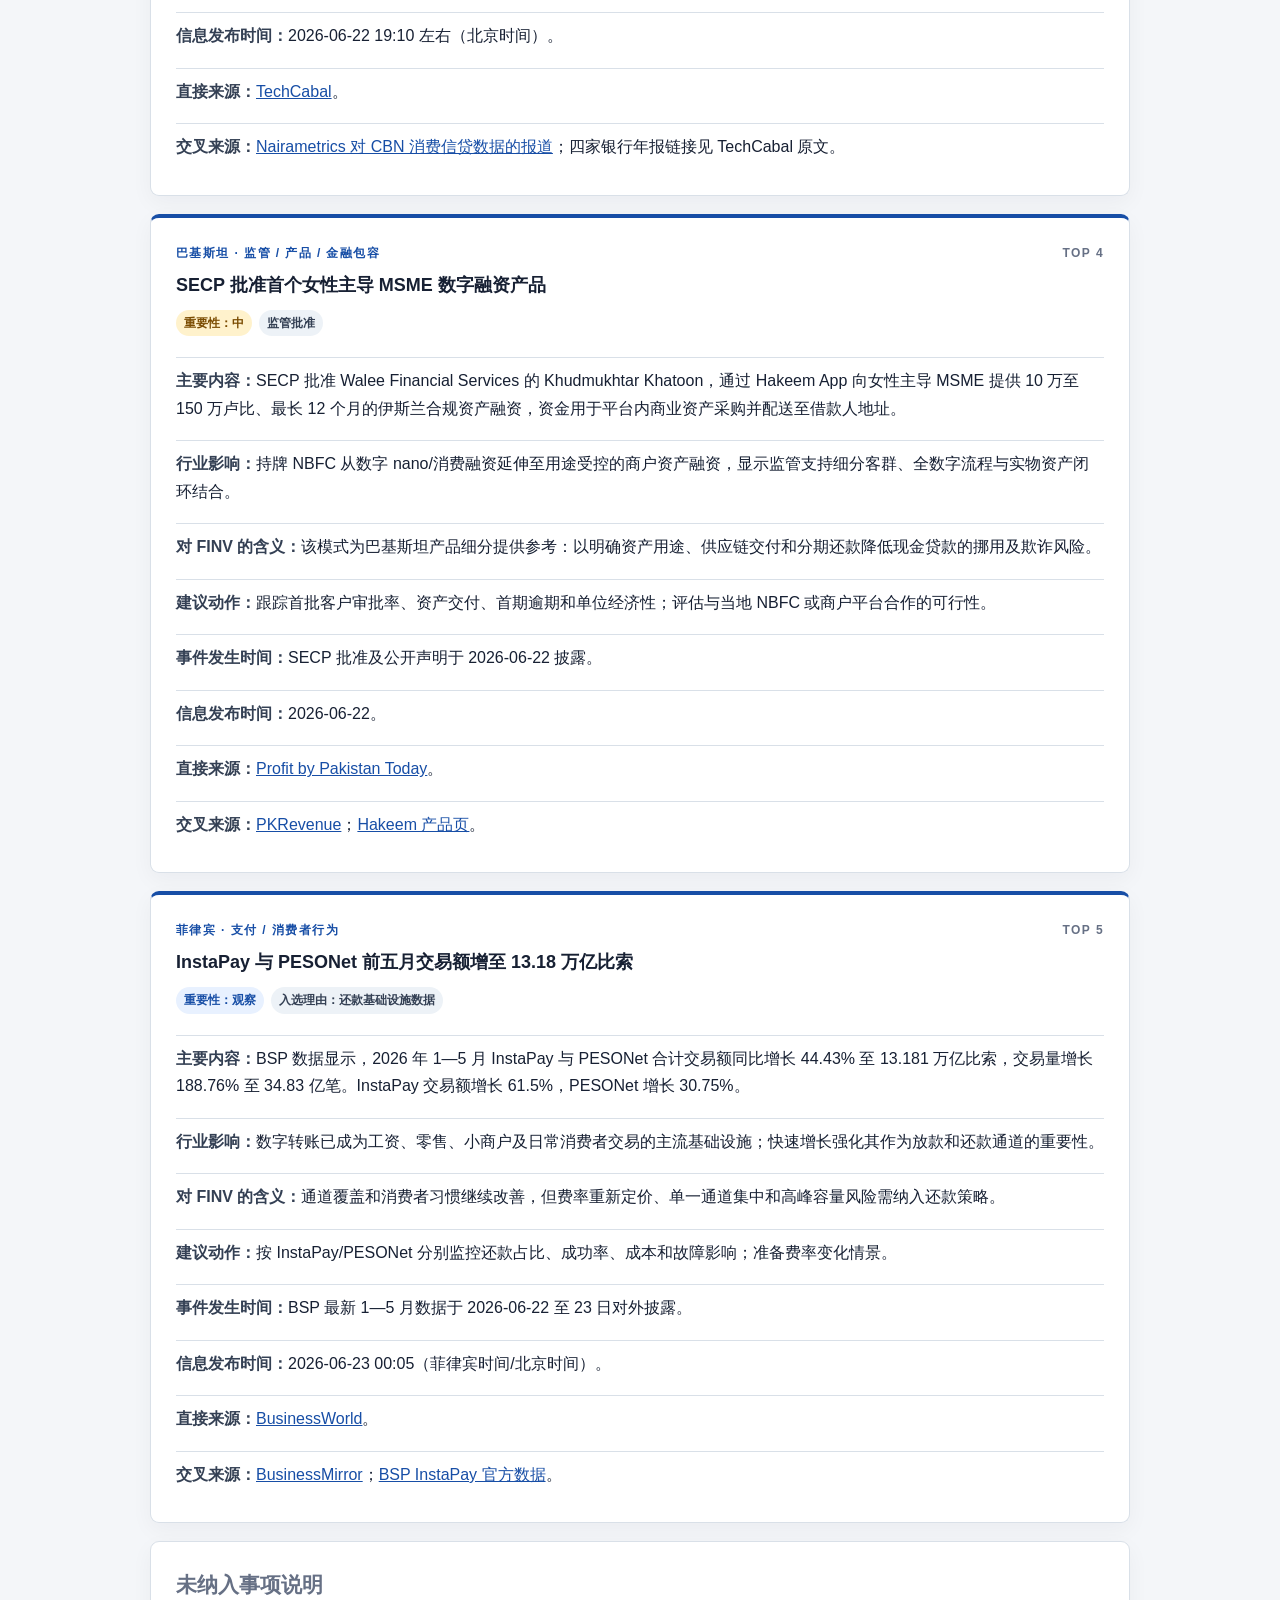
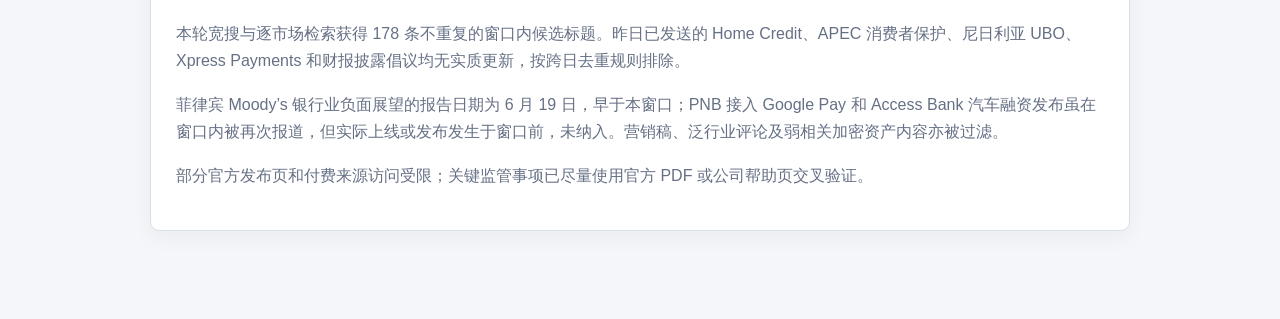
<file: consumer-lending/2026-06-23.html>
<!DOCTYPE html>
<html lang="zh-CN">
<head>
  <meta charset="UTF-8">
  <meta name="viewport" content="width=device-width, initial-scale=1">
  <title>FINV Consumer Lending 日报｜2026-06-23</title>
  <meta name="description" content="FINV 全球 Consumer Lending 日报，2026年6月23日。">
  <style>
    :root { --ink:#172033; --muted:#667085; --line:#d9e0e8; --paper:#f4f6f9; --card:#fff; --navy:#101828; --blue:#174ea6; --red:#b42318; --green:#087a55; }
    * { box-sizing:border-box; }
    body { margin:0; background:var(--paper); color:var(--ink); font-family:Inter,-apple-system,BlinkMacSystemFont,"Segoe UI","Noto Sans SC",sans-serif; line-height:1.72; }
    .topbar { background:var(--navy); color:#fff; }
    .topbar-inner, main { width:min(980px,calc(100% - 30px)); margin:auto; }
    .topbar-inner { padding:28px 0; }
    .back { color:#a9c7ff; text-decoration:none; font-size:13px; }
    h1 { margin:12px 0 8px; font-size:clamp(26px,5vw,42px); line-height:1.2; }
    .meta { color:#c9d2e3; font-size:13px; }
    main { padding:30px 0 70px; }
    section, article { background:var(--card); border:1px solid var(--line); border-radius:9px; padding:25px; margin-bottom:18px; box-shadow:0 7px 22px rgba(16,24,40,.045); }
    h2 { margin:0 0 16px; font-size:21px; }
    h3 { margin:8px 0 10px; font-size:18px; line-height:1.45; }
    ul, ol { padding-left:22px; }
    li + li { margin-top:9px; }
    .note { border-left:4px solid var(--blue); background:#eef4ff; padding:13px 15px; color:#344054; margin-bottom:18px; }
    .risk-opportunity { display:grid; grid-template-columns:1fr 1fr; gap:18px; }
    .risk { border-top:4px solid var(--red); }
    .opportunity { border-top:4px solid var(--green); }
    .market { border-top:4px solid var(--blue); }
    .market-name { color:var(--blue); font-size:12px; font-weight:800; letter-spacing:.12em; }
    .rank { float:right; color:var(--muted); font-size:12px; font-weight:800; }
    .tag { display:inline-block; margin:0 7px 5px 0; padding:3px 8px; border-radius:999px; background:#edf2f7; color:#344054; font-size:12px; font-weight:700; }
    .high { background:#fee4e2; color:#912018; }
    .medium { background:#fff2cc; color:#7a4b00; }
    .watch { background:#e8f1ff; color:#174ea6; }
    .facts { margin:16px 0 0; padding:0; list-style:none; }
    .facts li { padding:9px 0; border-top:1px solid var(--line); }
    .facts strong { color:#344054; }
    a { color:var(--blue); }
    .filtered { color:var(--muted); }
    @media(max-width:720px) { .risk-opportunity { grid-template-columns:1fr; } section, article { padding:20px; } .rank { float:none; display:block; margin-top:4px; } }
  </style>
</head>
<body>
  <header class="topbar">
    <div class="topbar-inner">
      <a class="back" href="index.html">← 返回日报栏目</a>
      <h1>FINV 全球 Consumer Lending 日报</h1>
      <div class="meta">2026-06-23 · 运行时间 03:01 · 观察窗口 2026-06-21 03:01 至 2026-06-23 03:01（北京时间）</div>
    </div>
  </header>
  <main>
    <div class="note">本期入选全球相对 Top 5：高重要性 1 条、中等重要性 3 条、观察级 1 条。所有昨日已发送事件均已去重；未以文章新发布替代事件时效判断。</div>

    <section>
      <h2>全球 Executive Summary｜Top 5</h2>
      <ol>
        <li><strong>菲律宾 BSP 明确数字支付新规则的执行边界。</strong>低风险小微及非正规商户可简化开户；小额商户支付免手续费后，InstaPay/PESONet 个人转账费率冻结解除，但新收费须合理、成本导向并提前通知。</li>
        <li><strong>GCash 于 6 月 22 日全国切换 App 内 OTP，替代短信验证码。</strong>这将降低短信截获与钓鱼风险，但也把推送权限、App 可用性和设备绑定变成登录及交易连续性的关键依赖。</li>
        <li><strong>尼日利亚四大银行每向消费者发放 1 奈拉贷款，就向企业发放约 10.3 奈拉。</strong>零售信贷仅占合计贷款约 10.5%，显示银行供给缺口仍为数字贷款机构提供空间，但高利率和不良率限制扩张。</li>
        <li><strong>巴基斯坦 SECP 批准首个面向女性主导 MSME 的数字融资产品。</strong>产品通过 Hakeem App 提供 10 万至 150 万卢比的伊斯兰合规资产融资，最长 12 个月，显示持牌 NBFC 正从 nano/消费融资向细分商户融资延伸。</li>
        <li><strong>菲律宾 InstaPay 与 PESONet 前五月交易额同比增长 44.4% 至 13.18 万亿比索。</strong>数字转账已成为消费者与小商户日常基础设施，但费率调整可能对高频小额交易产生短期摩擦。</li>
      </ol>
    </section>

    <div class="risk-opportunity">
      <section class="risk">
        <h2>主要风险</h2>
        <ol>
          <li>菲律宾 OTP 从短信迁入 App 后，通知权限关闭、设备丢失、App 故障或版本滞后可能造成认证中断。</li>
          <li>菲律宾个人转账费率可重新调整，可能抬升高频还款和资金划转成本。</li>
          <li>尼日利亚零售信贷需求空间大，但行业不良率、高利率和回收成本仍限制可持续增长。</li>
        </ol>
      </section>
      <section class="opportunity">
        <h2>主要机会</h2>
        <ol>
          <li>简化菲律宾低风险商户开户，有利于扩大小微商户支付数据与嵌入式信贷触点。</li>
          <li>尼日利亚传统银行零售信贷供给偏低，为基于替代数据和数字化运营的贷款机构留下结构性空间。</li>
          <li>巴基斯坦女性商户数字融资审批提供了细分客群、资产用途控制和伊斯兰金融结合的产品样本。</li>
        </ol>
      </section>
    </div>

    <section>
      <h2>建议管理层关注</h2>
      <ul>
        <li>菲律宾业务核查所有登录、放款与还款认证是否仍依赖 SMS OTP，并准备 App 推送失败、换机和弱网情况下的备用流程。</li>
        <li>测算菲律宾 InstaPay/PESONet 潜在费率调整对还款成本、成功率及客户承担费用的影响。</li>
        <li>尼日利亚团队将“银行零售信贷缺口”与实际坏账、获客成本和催收效率结合评估，避免只依据市场缺口扩大投放。</li>
        <li>跟踪巴基斯坦 Khudmukhtar Khatoon 的获客、审批、资产交付和首期还款表现，评估细分商户产品可复制性。</li>
      </ul>
    </section>

    <article class="market">
      <div class="market-name">菲律宾 · 支付监管 / 商户准入 <span class="rank">TOP 1</span></div>
      <h3>【重要更新】BSP 解释 Circular 1238：简化小商户开户并重启个人转账定价</h3>
      <span class="tag high">重要性：高</span><span class="tag">官方执行解释</span>
      <ul class="facts">
        <li><strong>主要内容：</strong>BSP 副行长 Mamerto Tangonan 公开解释 Circular 1238：低风险小微及非正规商户可仅凭 national ID 或有效身份证件开户；小额商户支付实行零手续费。满足该条件和新定价机制后，InstaPay/PESONet 个人转账费率上调冻结解除。</li>
        <li><strong>行业影响：</strong>商户受理网络扩张门槛下降，有利于数字支付和商户数据覆盖；另一方面，个人转账服务商可调整费率，但必须提前通知、按实际成本定价，跨机构转账费不得不合理高于行内转账加交换成本。</li>
        <li><strong>对 FINV 的含义：</strong>菲律宾还款通道成本可能变化，而小微商户数字化将增加可用于支付行为分析和嵌入式金融的场景。</li>
        <li><strong>建议动作：</strong>向支付伙伴索取新费率计划和生效日；重新测算还款通道成本；评估低风险商户简化开户能否支持新的获客或合作模式。</li>
        <li><strong>事件发生时间：</strong>Circular 1238 于 2026-06-17 签署；本次新增为 BSP 于 2026-06-23 公开的执行解释。</li>
        <li><strong>信息发布时间：</strong>2026-06-23 00:00（菲律宾时间/北京时间）。</li>
        <li><strong>直接来源：</strong><a href="https://www.philstar.com/business/2026/06/23/2537065/bsp-wants-more-informal-sellers-accept-digital-payments">The Philippine Star</a>。</li>
        <li><strong>交叉来源：</strong><a href="https://www.bsp.gov.ph/Regulations/Issuances/2026/1238.pdf">BSP Circular No. 1238 官方 PDF</a>。</li>
      </ul>
    </article>

    <article class="market">
      <div class="market-name">菲律宾 · 身份认证 / 业务连续性 <span class="rank">TOP 2</span></div>
      <h3>GCash 全国切换 App 内 OTP，短信认证退出核心交易流程</h3>
      <span class="tag medium">重要性：中</span><span class="tag">已实施</span>
      <ul class="facts">
        <li><strong>主要内容：</strong>GCash 于 6 月 22 日开始通过 App 推送提供一次性验证码，以替代短信 OTP，用于登录和资金转账。用户需更新 App 并开启通知权限。</li>
        <li><strong>行业影响：</strong>迁移可减少短信截获、SIM 相关攻击和钓鱼风险，并降低短信通道依赖；但认证可用性更依赖 App、设备、推送服务和通知设置。</li>
        <li><strong>对 FINV 的含义：</strong>在菲律宾使用 GCash 或类似钱包完成还款、验证或资金划转的流程，应测试推送关闭、换机、弱网和 App 不可用时的降级路径。</li>
        <li><strong>建议动作：</strong>梳理 SMS OTP 依赖；监控切换后的认证失败率、客服咨询和还款掉单；更新用户指引。</li>
        <li><strong>事件发生时间：</strong>2026-06-22 全国上线。</li>
        <li><strong>信息发布时间：</strong>2026-06-22 12:07 左右（北京时间）。</li>
        <li><strong>直接来源：</strong><a href="https://fintechnews.ph/71899/e-wallets/gcash-rolls-out-in-app-otps-today/">Fintech News Philippines</a>。</li>
        <li><strong>交叉来源：</strong><a href="https://www.gizguide.com/2026/06/gcash-in-app-otp-roll-out.html">GIZGUIDE</a>；<a href="https://help.gcash.com/hc/en-us/articles/51757492128153-How-to-turn-on-push-notifications-for-In-App-OTPs">GCash 官方帮助页</a>；监管背景参见 <a href="https://www.bsp.gov.ph/Regulations/Issuances/2025/1213.pdf">BSP Circular 1213</a>。</li>
      </ul>
    </article>

    <article class="market">
      <div class="market-name">尼日利亚 · 行业 / 竞争 / 信用风险 <span class="rank">TOP 3</span></div>
      <h3>四大银行企业贷款约为零售贷款的 10.3 倍，数字信贷缺口仍显著</h3>
      <span class="tag medium">重要性：中</span><span class="tag">新数据分析</span>
      <ul class="facts">
        <li><strong>主要内容：</strong>TechCabal 对 Access、GTCO、UBA 和 First HoldCo 2025 年报的分析显示，四家银行企业贷款合计约 29.60 万亿奈拉，零售贷款约 3.47 万亿奈拉；零售仅占 10.5%，企业占 89.5%。</li>
        <li><strong>行业影响：</strong>传统银行持续偏向管理成本更低、信息更完整的企业客户，使消费者和小微客户依赖数字贷款机构；但尼日利亚银行业不良率及高利率说明该缺口并不等于低风险增长。</li>
        <li><strong>对 FINV 的含义：</strong>结构性供给缺口支持数字消费信贷需求，但市场扩张必须以风险调整后收益、催收能力和资金成本为前提。</li>
        <li><strong>建议动作：</strong>按银行覆盖不足的客群和用途拆分增长机会；同步设置不良率、首逾和回收率红线。</li>
        <li><strong>事件发生时间：</strong>基于 2025 年年报与 2026 年 1 月 CBN 数据的新比较分析于 2026-06-22 发布。</li>
        <li><strong>信息发布时间：</strong>2026-06-22 19:10 左右（北京时间）。</li>
        <li><strong>直接来源：</strong><a href="https://techcabal.com/2026/06/22/for-every-%E2%82%A61-nigerian-banks-lent-consumers-corporates-got-%E2%82%A610/">TechCabal</a>。</li>
        <li><strong>交叉来源：</strong><a href="https://nairametrics.com/2026/05/27/retail-loans-decline-despite-rise-in-consumer-credit-to-n3-81-trillion-in-january/">Nairametrics 对 CBN 消费信贷数据的报道</a>；四家银行年报链接见 TechCabal 原文。</li>
      </ul>
    </article>

    <article class="market">
      <div class="market-name">巴基斯坦 · 监管 / 产品 / 金融包容 <span class="rank">TOP 4</span></div>
      <h3>SECP 批准首个女性主导 MSME 数字融资产品</h3>
      <span class="tag medium">重要性：中</span><span class="tag">监管批准</span>
      <ul class="facts">
        <li><strong>主要内容：</strong>SECP 批准 Walee Financial Services 的 Khudmukhtar Khatoon，通过 Hakeem App 向女性主导 MSME 提供 10 万至 150 万卢比、最长 12 个月的伊斯兰合规资产融资，资金用于平台内商业资产采购并配送至借款人地址。</li>
        <li><strong>行业影响：</strong>持牌 NBFC 从数字 nano/消费融资延伸至用途受控的商户资产融资，显示监管支持细分客群、全数字流程与实物资产闭环结合。</li>
        <li><strong>对 FINV 的含义：</strong>该模式为巴基斯坦产品细分提供参考：以明确资产用途、供应链交付和分期还款降低现金贷款的挪用及欺诈风险。</li>
        <li><strong>建议动作：</strong>跟踪首批客户审批率、资产交付、首期逾期和单位经济性；评估与当地 NBFC 或商户平台合作的可行性。</li>
        <li><strong>事件发生时间：</strong>SECP 批准及公开声明于 2026-06-22 披露。</li>
        <li><strong>信息发布时间：</strong>2026-06-22。</li>
        <li><strong>直接来源：</strong><a href="https://profit.pakistantoday.com.pk/2026/06/22/secp-clears-first-digital-financing-product-for-women-led-msmes">Profit by Pakistan Today</a>。</li>
        <li><strong>交叉来源：</strong><a href="https://pkrevenue.com/secp-approves-pakistans-first-digital-lending-product-for-women-led-msmes/">PKRevenue</a>；<a href="https://www.hakeem.tech/khud-mukhtar-khatoon/">Hakeem 产品页</a>。</li>
      </ul>
    </article>

    <article class="market">
      <div class="market-name">菲律宾 · 支付 / 消费者行为 <span class="rank">TOP 5</span></div>
      <h3>InstaPay 与 PESONet 前五月交易额增至 13.18 万亿比索</h3>
      <span class="tag watch">重要性：观察</span><span class="tag">入选理由：还款基础设施数据</span>
      <ul class="facts">
        <li><strong>主要内容：</strong>BSP 数据显示，2026 年 1—5 月 InstaPay 与 PESONet 合计交易额同比增长 44.43% 至 13.181 万亿比索，交易量增长 188.76% 至 34.83 亿笔。InstaPay 交易额增长 61.5%，PESONet 增长 30.75%。</li>
        <li><strong>行业影响：</strong>数字转账已成为工资、零售、小商户及日常消费者交易的主流基础设施；快速增长强化其作为放款和还款通道的重要性。</li>
        <li><strong>对 FINV 的含义：</strong>通道覆盖和消费者习惯继续改善，但费率重新定价、单一通道集中和高峰容量风险需纳入还款策略。</li>
        <li><strong>建议动作：</strong>按 InstaPay/PESONet 分别监控还款占比、成功率、成本和故障影响；准备费率变化情景。</li>
        <li><strong>事件发生时间：</strong>BSP 最新 1—5 月数据于 2026-06-22 至 23 日对外披露。</li>
        <li><strong>信息发布时间：</strong>2026-06-23 00:05（菲律宾时间/北京时间）。</li>
        <li><strong>直接来源：</strong><a href="https://bworldonline.com/banking-finance/2026/06/23/758392/instapay-pesonet-transfers-reach-p13-18-trillion-as-of-may/">BusinessWorld</a>。</li>
        <li><strong>交叉来源：</strong><a href="https://businessmirror.com.ph/2026/06/22/digital-money-transfers-up-44-52-in-january-may/">BusinessMirror</a>；<a href="https://www.bsp.gov.ph/PaymentAndSettlement/Instapay.pdf">BSP InstaPay 官方数据</a>。</li>
      </ul>
    </article>

    <section class="filtered">
      <h2>未纳入事项说明</h2>
      <p>本轮宽搜与逐市场检索获得 178 条不重复的窗口内候选标题。昨日已发送的 Home Credit、APEC 消费者保护、尼日利亚 UBO、Xpress Payments 和财报披露倡议均无实质更新，按跨日去重规则排除。</p>
      <p>菲律宾 Moody’s 银行业负面展望的报告日期为 6 月 19 日，早于本窗口；PNB 接入 Google Pay 和 Access Bank 汽车融资发布虽在窗口内被再次报道，但实际上线或发布发生于窗口前，未纳入。营销稿、泛行业评论及弱相关加密资产内容亦被过滤。</p>
      <p>部分官方发布页和付费来源访问受限；关键监管事项已尽量使用官方 PDF 或公司帮助页交叉验证。</p>
    </section>
  </main>
</body>
</html>
</file>
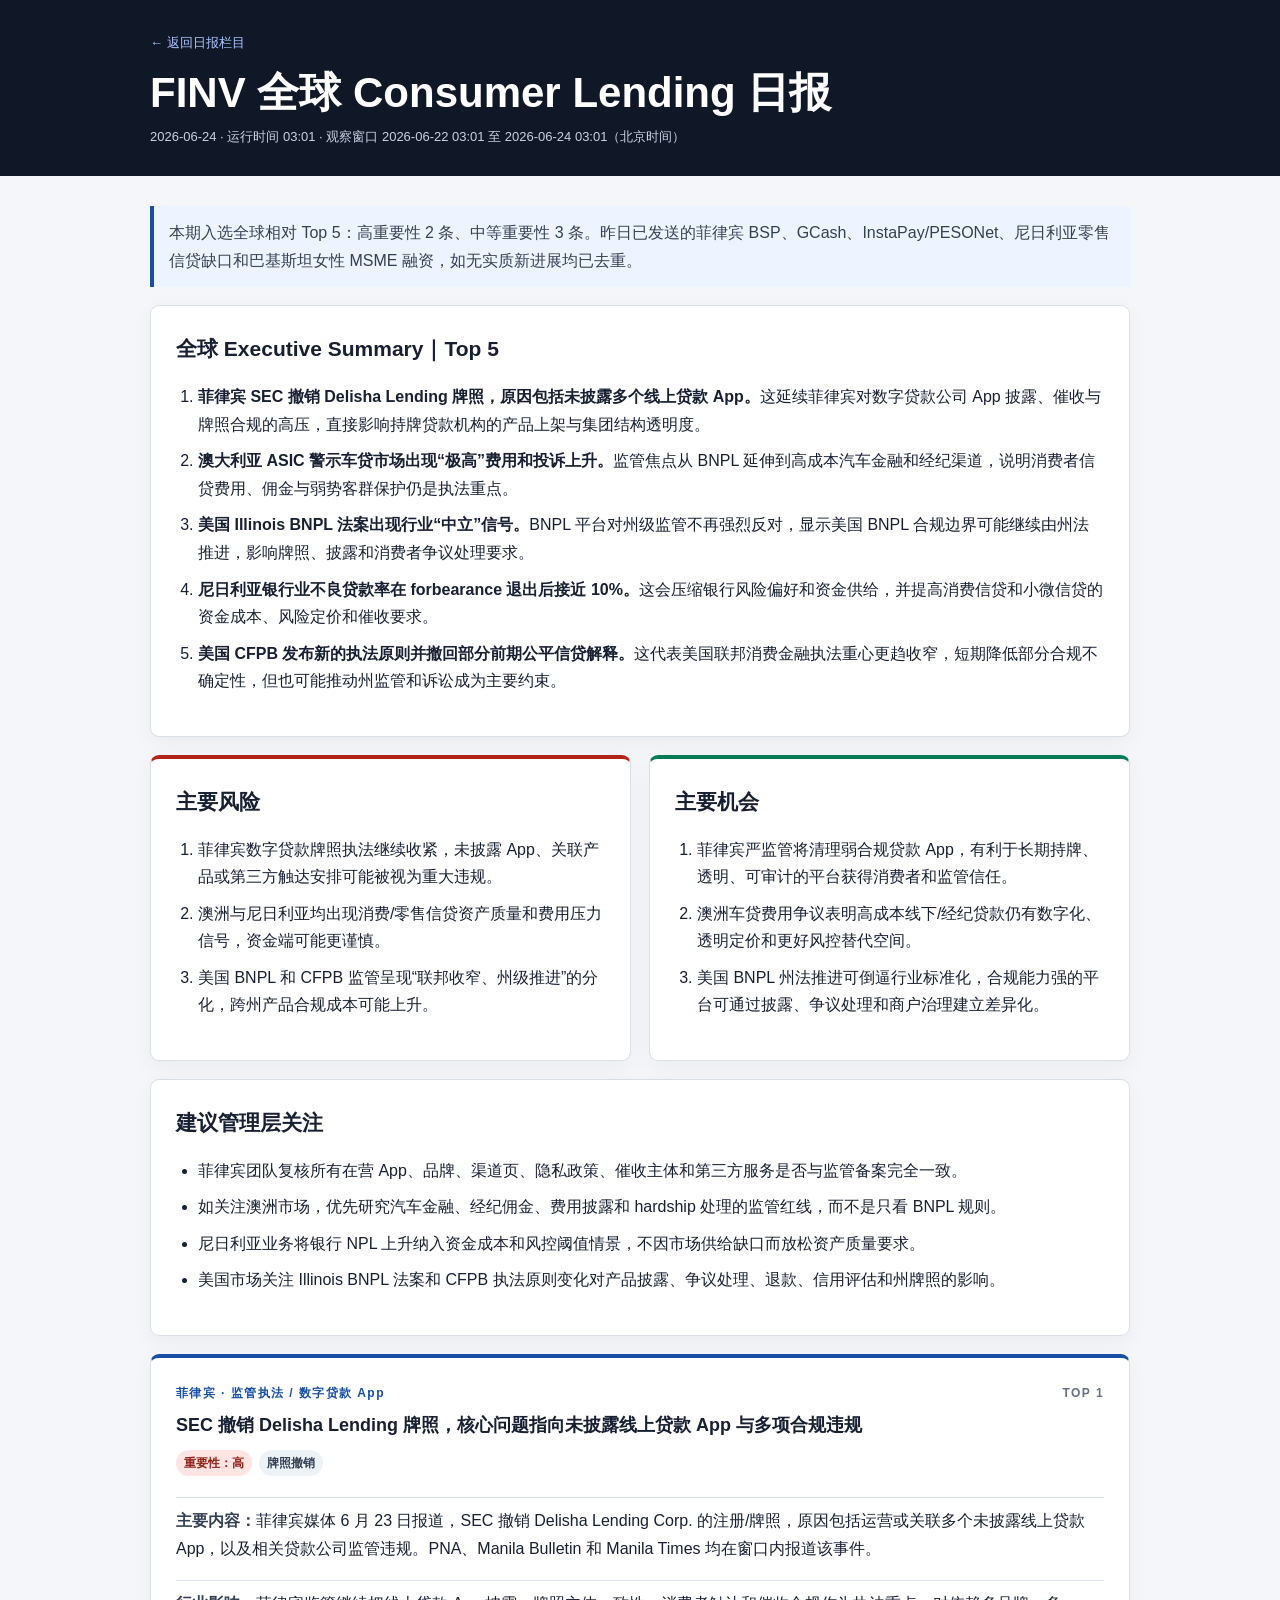
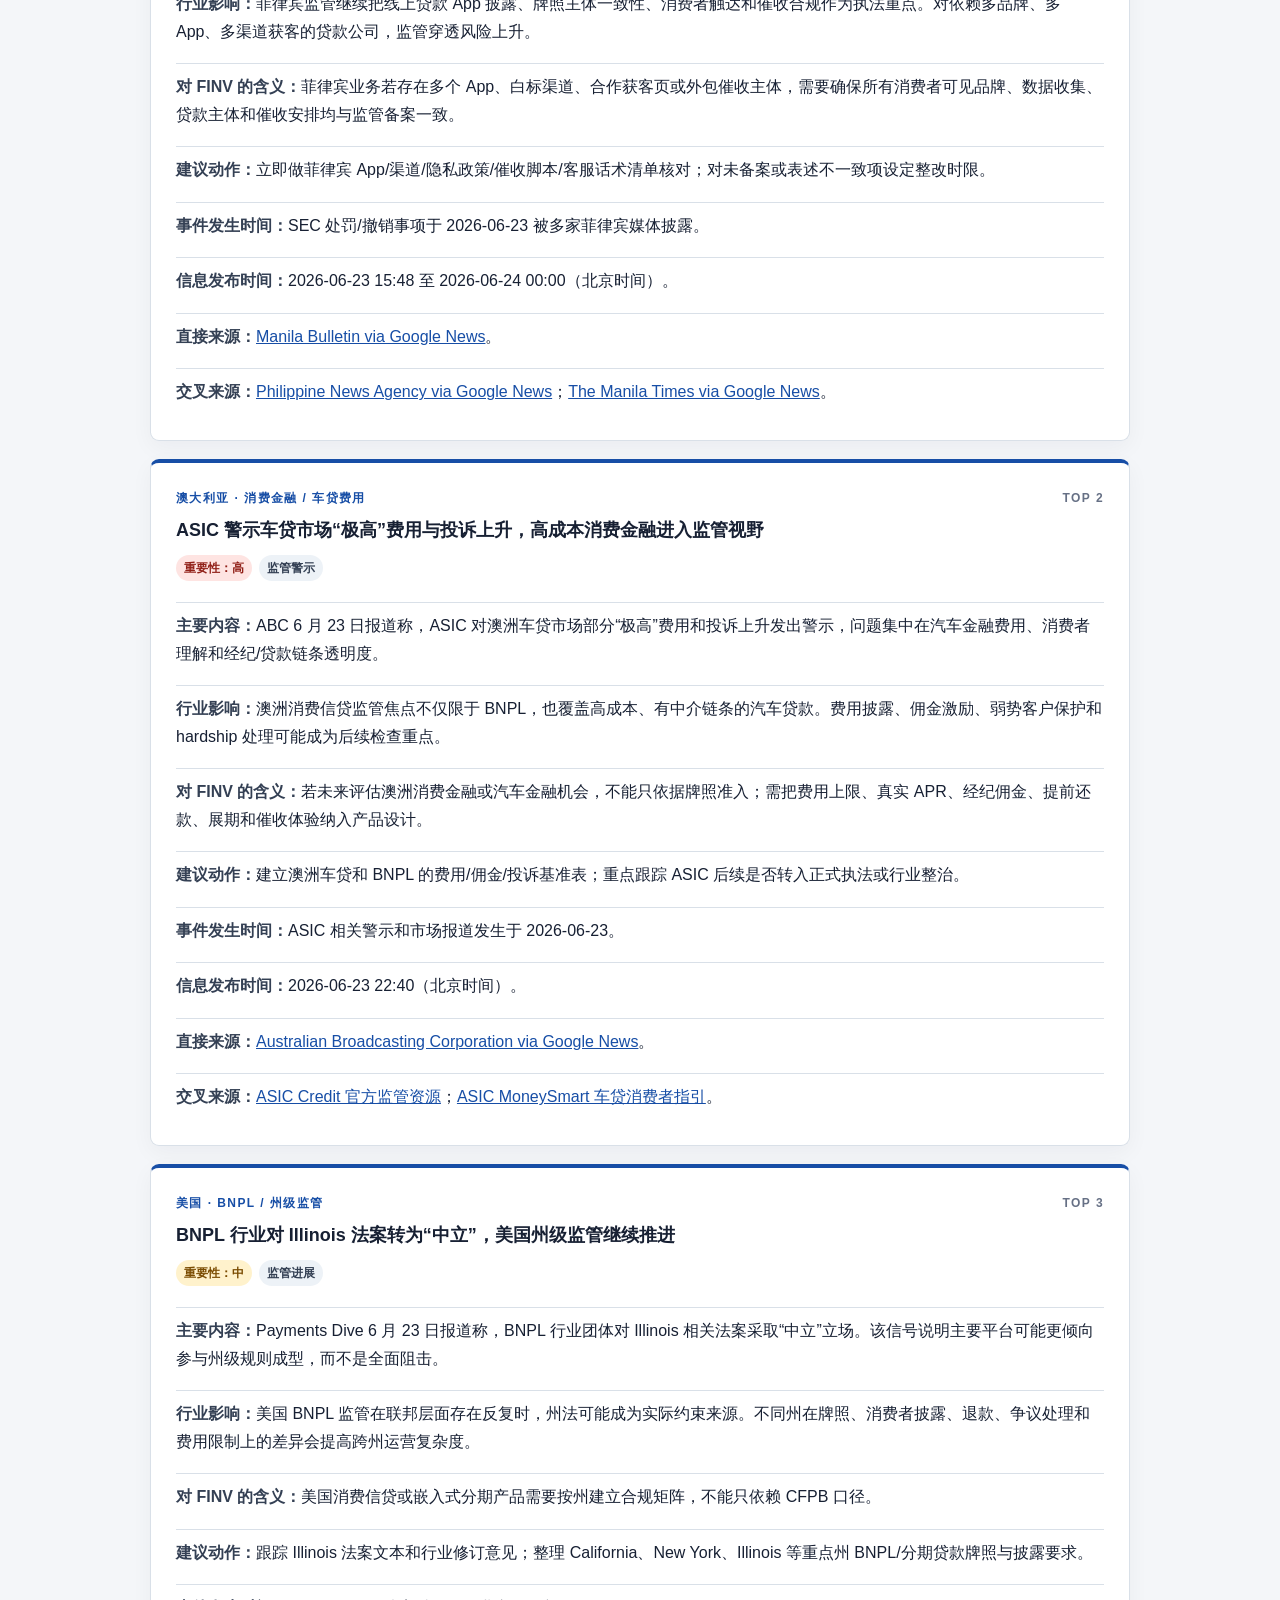
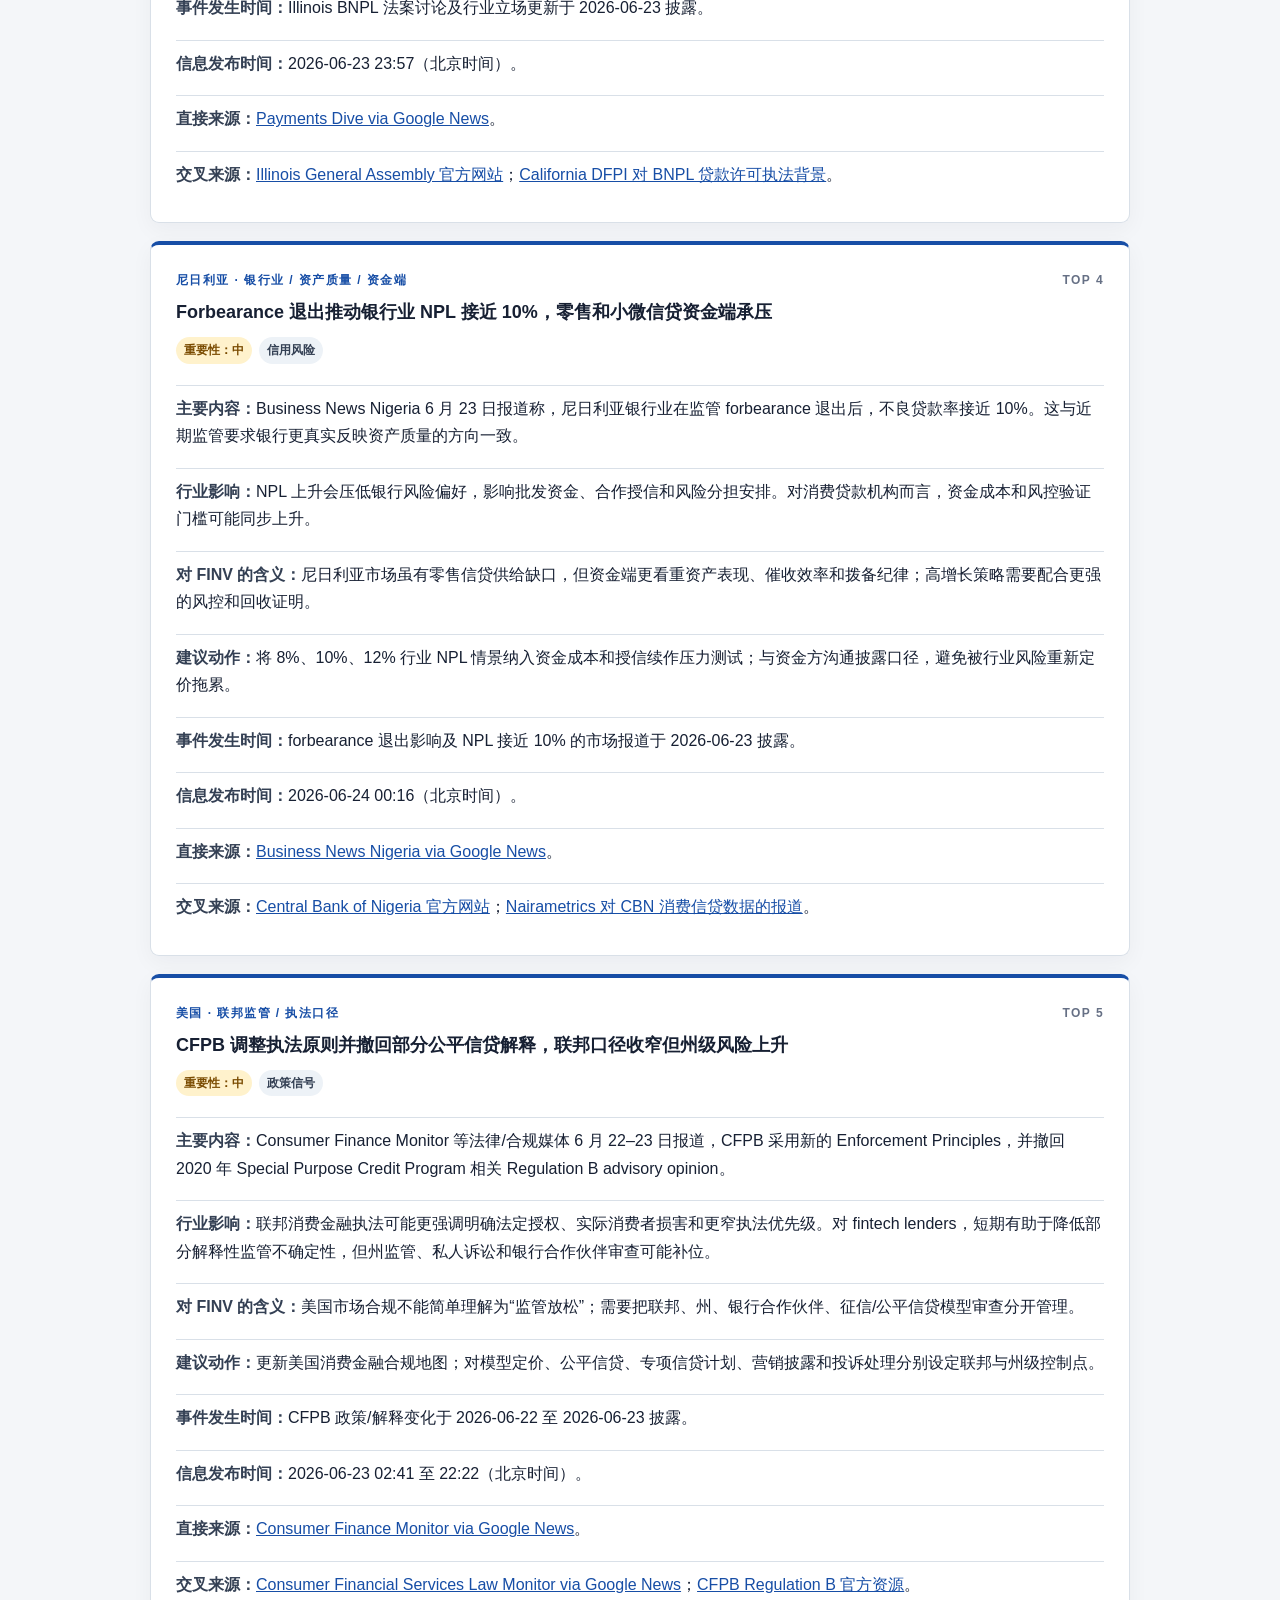
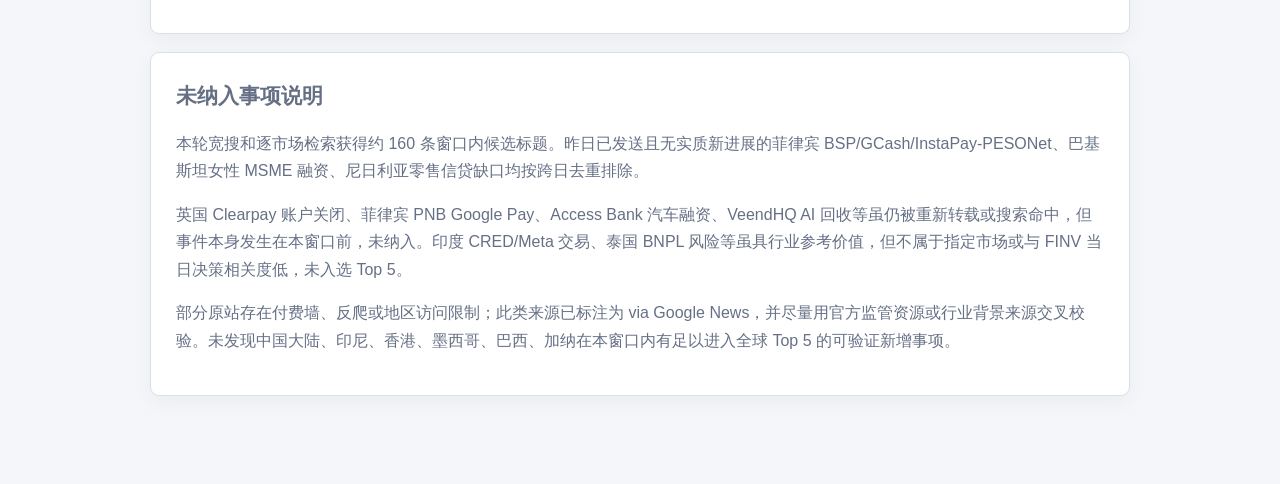
<file: consumer-lending/2026-06-24.html>
<!DOCTYPE html>
<html lang="zh-CN">
<head>
  <meta charset="UTF-8">
  <meta name="viewport" content="width=device-width, initial-scale=1">
  <title>FINV Consumer Lending 日报｜2026-06-24</title>
  <meta name="description" content="FINV 全球 Consumer Lending 日报，2026年6月24日。">
  <style>
    :root { --ink:#172033; --muted:#667085; --line:#d9e0e8; --paper:#f4f6f9; --card:#fff; --navy:#101828; --blue:#174ea6; --red:#b42318; --green:#087a55; }
    * { box-sizing:border-box; }
    body { margin:0; background:var(--paper); color:var(--ink); font-family:Inter,-apple-system,BlinkMacSystemFont,"Segoe UI","Noto Sans SC",sans-serif; line-height:1.72; }
    .topbar { background:var(--navy); color:#fff; }
    .topbar-inner, main { width:min(980px,calc(100% - 30px)); margin:auto; }
    .topbar-inner { padding:28px 0; }
    .back { color:#a9c7ff; text-decoration:none; font-size:13px; }
    h1 { margin:12px 0 8px; font-size:clamp(26px,5vw,42px); line-height:1.2; }
    .meta { color:#c9d2e3; font-size:13px; }
    main { padding:30px 0 70px; }
    section, article { background:var(--card); border:1px solid var(--line); border-radius:9px; padding:25px; margin-bottom:18px; box-shadow:0 7px 22px rgba(16,24,40,.045); }
    h2 { margin:0 0 16px; font-size:21px; }
    h3 { margin:8px 0 10px; font-size:18px; line-height:1.45; }
    ul, ol { padding-left:22px; }
    li + li { margin-top:9px; }
    .note { border-left:4px solid var(--blue); background:#eef4ff; padding:13px 15px; color:#344054; margin-bottom:18px; }
    .risk-opportunity { display:grid; grid-template-columns:1fr 1fr; gap:18px; }
    .risk { border-top:4px solid var(--red); }
    .opportunity { border-top:4px solid var(--green); }
    .market { border-top:4px solid var(--blue); }
    .market-name { color:var(--blue); font-size:12px; font-weight:800; letter-spacing:.12em; }
    .rank { float:right; color:var(--muted); font-size:12px; font-weight:800; }
    .tag { display:inline-block; margin:0 7px 5px 0; padding:3px 8px; border-radius:999px; background:#edf2f7; color:#344054; font-size:12px; font-weight:700; }
    .high { background:#fee4e2; color:#912018; }
    .medium { background:#fff2cc; color:#7a4b00; }
    .watch { background:#e8f1ff; color:#174ea6; }
    .facts { margin:16px 0 0; padding:0; list-style:none; }
    .facts li { padding:9px 0; border-top:1px solid var(--line); }
    .facts strong { color:#344054; }
    a { color:var(--blue); }
    .filtered { color:var(--muted); }
    @media(max-width:720px) { .risk-opportunity { grid-template-columns:1fr; } section, article { padding:20px; } .rank { float:none; display:block; margin-top:4px; } }
  </style>
</head>
<body>
  <header class="topbar">
    <div class="topbar-inner">
      <a class="back" href="index.html">← 返回日报栏目</a>
      <h1>FINV 全球 Consumer Lending 日报</h1>
      <div class="meta">2026-06-24 · 运行时间 03:01 · 观察窗口 2026-06-22 03:01 至 2026-06-24 03:01（北京时间）</div>
    </div>
  </header>
  <main>
    <div class="note">本期入选全球相对 Top 5：高重要性 2 条、中等重要性 3 条。昨日已发送的菲律宾 BSP、GCash、InstaPay/PESONet、尼日利亚零售信贷缺口和巴基斯坦女性 MSME 融资，如无实质新进展均已去重。</div>

    <section>
      <h2>全球 Executive Summary｜Top 5</h2>
      <ol>
        <li><strong>菲律宾 SEC 撤销 Delisha Lending 牌照，原因包括未披露多个线上贷款 App。</strong>这延续菲律宾对数字贷款公司 App 披露、催收与牌照合规的高压，直接影响持牌贷款机构的产品上架与集团结构透明度。</li>
        <li><strong>澳大利亚 ASIC 警示车贷市场出现“极高”费用和投诉上升。</strong>监管焦点从 BNPL 延伸到高成本汽车金融和经纪渠道，说明消费者信贷费用、佣金与弱势客群保护仍是执法重点。</li>
        <li><strong>美国 Illinois BNPL 法案出现行业“中立”信号。</strong>BNPL 平台对州级监管不再强烈反对，显示美国 BNPL 合规边界可能继续由州法推进，影响牌照、披露和消费者争议处理要求。</li>
        <li><strong>尼日利亚银行业不良贷款率在 forbearance 退出后接近 10%。</strong>这会压缩银行风险偏好和资金供给，并提高消费信贷和小微信贷的资金成本、风险定价和催收要求。</li>
        <li><strong>美国 CFPB 发布新的执法原则并撤回部分前期公平信贷解释。</strong>这代表美国联邦消费金融执法重心更趋收窄，短期降低部分合规不确定性，但也可能推动州监管和诉讼成为主要约束。</li>
      </ol>
    </section>

    <div class="risk-opportunity">
      <section class="risk">
        <h2>主要风险</h2>
        <ol>
          <li>菲律宾数字贷款牌照执法继续收紧，未披露 App、关联产品或第三方触达安排可能被视为重大违规。</li>
          <li>澳洲与尼日利亚均出现消费/零售信贷资产质量和费用压力信号，资金端可能更谨慎。</li>
          <li>美国 BNPL 和 CFPB 监管呈现“联邦收窄、州级推进”的分化，跨州产品合规成本可能上升。</li>
        </ol>
      </section>
      <section class="opportunity">
        <h2>主要机会</h2>
        <ol>
          <li>菲律宾严监管将清理弱合规贷款 App，有利于长期持牌、透明、可审计的平台获得消费者和监管信任。</li>
          <li>澳洲车贷费用争议表明高成本线下/经纪贷款仍有数字化、透明定价和更好风控替代空间。</li>
          <li>美国 BNPL 州法推进可倒逼行业标准化，合规能力强的平台可通过披露、争议处理和商户治理建立差异化。</li>
        </ol>
      </section>
    </div>

    <section>
      <h2>建议管理层关注</h2>
      <ul>
        <li>菲律宾团队复核所有在营 App、品牌、渠道页、隐私政策、催收主体和第三方服务是否与监管备案完全一致。</li>
        <li>如关注澳洲市场，优先研究汽车金融、经纪佣金、费用披露和 hardship 处理的监管红线，而不是只看 BNPL 规则。</li>
        <li>尼日利亚业务将银行 NPL 上升纳入资金成本和风控阈值情景，不因市场供给缺口而放松资产质量要求。</li>
        <li>美国市场关注 Illinois BNPL 法案和 CFPB 执法原则变化对产品披露、争议处理、退款、信用评估和州牌照的影响。</li>
      </ul>
    </section>

    <article class="market">
      <div class="market-name">菲律宾 · 监管执法 / 数字贷款 App <span class="rank">TOP 1</span></div>
      <h3>SEC 撤销 Delisha Lending 牌照，核心问题指向未披露线上贷款 App 与多项合规违规</h3>
      <span class="tag high">重要性：高</span><span class="tag">牌照撤销</span>
      <ul class="facts">
        <li><strong>主要内容：</strong>菲律宾媒体 6 月 23 日报道，SEC 撤销 Delisha Lending Corp. 的注册/牌照，原因包括运营或关联多个未披露线上贷款 App，以及相关贷款公司监管违规。PNA、Manila Bulletin 和 Manila Times 均在窗口内报道该事件。</li>
        <li><strong>行业影响：</strong>菲律宾监管继续把线上贷款 App 披露、牌照主体一致性、消费者触达和催收合规作为执法重点。对依赖多品牌、多 App、多渠道获客的贷款公司，监管穿透风险上升。</li>
        <li><strong>对 FINV 的含义：</strong>菲律宾业务若存在多个 App、白标渠道、合作获客页或外包催收主体，需要确保所有消费者可见品牌、数据收集、贷款主体和催收安排均与监管备案一致。</li>
        <li><strong>建议动作：</strong>立即做菲律宾 App/渠道/隐私政策/催收脚本/客服话术清单核对；对未备案或表述不一致项设定整改时限。</li>
        <li><strong>事件发生时间：</strong>SEC 处罚/撤销事项于 2026-06-23 被多家菲律宾媒体披露。</li>
        <li><strong>信息发布时间：</strong>2026-06-23 15:48 至 2026-06-24 00:00（北京时间）。</li>
        <li><strong>直接来源：</strong><a href="https://news.google.com/rss/articles/CBMijwFBVV95cUxPajIwR2NFNFdkSXB4cnMyZHJocTg0OW5NNXhLaWRiQkp2M0JXNmc5VVRSS3VuNmYyWWdkYXJHNFFJX1FwWlRMZHlMR3l1ckVMTkFMVG92WG5QYlM2cEZjZG9QZHZrNnJCTlpCVVRaUHhxRTN5dC0wN2xSYnZlaHB2amdDQkJqUGdoc2tRcWhxbw?oc=5">Manila Bulletin via Google News</a>。</li>
        <li><strong>交叉来源：</strong><a href="https://news.google.com/rss/articles/CBMiUEFVX3lxTFBqaWJnXy1obENNVF9CSTlhdkxfVERCb1JqWmZMa1ZMX1QybU9vWGlobW1mUXUzN1NrTmduNlpoS3FHZ0YyRzFlN3ZQMGlad2RW?oc=5">Philippine News Agency via Google News</a>；<a href="https://news.google.com/rss/articles/[base64]?oc=5">The Manila Times via Google News</a>。</li>
      </ul>
    </article>

    <article class="market">
      <div class="market-name">澳大利亚 · 消费金融 / 车贷费用 <span class="rank">TOP 2</span></div>
      <h3>ASIC 警示车贷市场“极高”费用与投诉上升，高成本消费金融进入监管视野</h3>
      <span class="tag high">重要性：高</span><span class="tag">监管警示</span>
      <ul class="facts">
        <li><strong>主要内容：</strong>ABC 6 月 23 日报道称，ASIC 对澳洲车贷市场部分“极高”费用和投诉上升发出警示，问题集中在汽车金融费用、消费者理解和经纪/贷款链条透明度。</li>
        <li><strong>行业影响：</strong>澳洲消费信贷监管焦点不仅限于 BNPL，也覆盖高成本、有中介链条的汽车贷款。费用披露、佣金激励、弱势客户保护和 hardship 处理可能成为后续检查重点。</li>
        <li><strong>对 FINV 的含义：</strong>若未来评估澳洲消费金融或汽车金融机会，不能只依据牌照准入；需把费用上限、真实 APR、经纪佣金、提前还款、展期和催收体验纳入产品设计。</li>
        <li><strong>建议动作：</strong>建立澳洲车贷和 BNPL 的费用/佣金/投诉基准表；重点跟踪 ASIC 后续是否转入正式执法或行业整治。</li>
        <li><strong>事件发生时间：</strong>ASIC 相关警示和市场报道发生于 2026-06-23。</li>
        <li><strong>信息发布时间：</strong>2026-06-23 22:40（北京时间）。</li>
        <li><strong>直接来源：</strong><a href="https://news.google.com/rss/articles/[base64]?oc=5">Australian Broadcasting Corporation via Google News</a>。</li>
        <li><strong>交叉来源：</strong><a href="https://asic.gov.au/regulatory-resources/credit/">ASIC Credit 官方监管资源</a>；<a href="https://moneysmart.gov.au/loans/car-loans">ASIC MoneySmart 车贷消费者指引</a>。</li>
      </ul>
    </article>

    <article class="market">
      <div class="market-name">美国 · BNPL / 州级监管 <span class="rank">TOP 3</span></div>
      <h3>BNPL 行业对 Illinois 法案转为“中立”，美国州级监管继续推进</h3>
      <span class="tag medium">重要性：中</span><span class="tag">监管进展</span>
      <ul class="facts">
        <li><strong>主要内容：</strong>Payments Dive 6 月 23 日报道称，BNPL 行业团体对 Illinois 相关法案采取“中立”立场。该信号说明主要平台可能更倾向参与州级规则成型，而不是全面阻击。</li>
        <li><strong>行业影响：</strong>美国 BNPL 监管在联邦层面存在反复时，州法可能成为实际约束来源。不同州在牌照、消费者披露、退款、争议处理和费用限制上的差异会提高跨州运营复杂度。</li>
        <li><strong>对 FINV 的含义：</strong>美国消费信贷或嵌入式分期产品需要按州建立合规矩阵，不能只依赖 CFPB 口径。</li>
        <li><strong>建议动作：</strong>跟踪 Illinois 法案文本和行业修订意见；整理 California、New York、Illinois 等重点州 BNPL/分期贷款牌照与披露要求。</li>
        <li><strong>事件发生时间：</strong>Illinois BNPL 法案讨论及行业立场更新于 2026-06-23 披露。</li>
        <li><strong>信息发布时间：</strong>2026-06-23 23:57（北京时间）。</li>
        <li><strong>直接来源：</strong><a href="https://news.google.com/rss/articles/CBMihAFBVV95cUxOZ0lHbXlBQS01dndOS2RiY2VzZ1ppTlQ4RjdMYTQtSmpkYzR5Tm5iVVI4dzg5ZUppbDZ4X09rbElsZW13WDJjYlRZYkt0U2dLTmhPN3hIeG1hamR5RDNLNVJBVEszTzFWVkxPaThkUXF0TUdFaFRtMFFmdGtEa3RScnRMelU?oc=5">Payments Dive via Google News</a>。</li>
        <li><strong>交叉来源：</strong><a href="https://www.ilga.gov/">Illinois General Assembly 官方网站</a>；<a href="https://dfpi.ca.gov/dfpi-action-against-buy-now-pay-later-companies/">California DFPI 对 BNPL 贷款许可执法背景</a>。</li>
      </ul>
    </article>

    <article class="market">
      <div class="market-name">尼日利亚 · 银行业 / 资产质量 / 资金端 <span class="rank">TOP 4</span></div>
      <h3>Forbearance 退出推动银行业 NPL 接近 10%，零售和小微信贷资金端承压</h3>
      <span class="tag medium">重要性：中</span><span class="tag">信用风险</span>
      <ul class="facts">
        <li><strong>主要内容：</strong>Business News Nigeria 6 月 23 日报道称，尼日利亚银行业在监管 forbearance 退出后，不良贷款率接近 10%。这与近期监管要求银行更真实反映资产质量的方向一致。</li>
        <li><strong>行业影响：</strong>NPL 上升会压低银行风险偏好，影响批发资金、合作授信和风险分担安排。对消费贷款机构而言，资金成本和风控验证门槛可能同步上升。</li>
        <li><strong>对 FINV 的含义：</strong>尼日利亚市场虽有零售信贷供给缺口，但资金端更看重资产表现、催收效率和拨备纪律；高增长策略需要配合更强的风控和回收证明。</li>
        <li><strong>建议动作：</strong>将 8%、10%、12% 行业 NPL 情景纳入资金成本和授信续作压力测试；与资金方沟通披露口径，避免被行业风险重新定价拖累。</li>
        <li><strong>事件发生时间：</strong>forbearance 退出影响及 NPL 接近 10% 的市场报道于 2026-06-23 披露。</li>
        <li><strong>信息发布时间：</strong>2026-06-24 00:16（北京时间）。</li>
        <li><strong>直接来源：</strong><a href="https://news.google.com/rss/articles/[base64]?oc=5">Business News Nigeria via Google News</a>。</li>
        <li><strong>交叉来源：</strong><a href="https://www.cbn.gov.ng/">Central Bank of Nigeria 官方网站</a>；<a href="https://nairametrics.com/2026/05/27/retail-loans-decline-despite-rise-in-consumer-credit-to-n3-81-trillion-in-january/">Nairametrics 对 CBN 消费信贷数据的报道</a>。</li>
      </ul>
    </article>

    <article class="market">
      <div class="market-name">美国 · 联邦监管 / 执法口径 <span class="rank">TOP 5</span></div>
      <h3>CFPB 调整执法原则并撤回部分公平信贷解释，联邦口径收窄但州级风险上升</h3>
      <span class="tag medium">重要性：中</span><span class="tag">政策信号</span>
      <ul class="facts">
        <li><strong>主要内容：</strong>Consumer Finance Monitor 等法律/合规媒体 6 月 22–23 日报道，CFPB 采用新的 Enforcement Principles，并撤回 2020 年 Special Purpose Credit Program 相关 Regulation B advisory opinion。</li>
        <li><strong>行业影响：</strong>联邦消费金融执法可能更强调明确法定授权、实际消费者损害和更窄执法优先级。对 fintech lenders，短期有助于降低部分解释性监管不确定性，但州监管、私人诉讼和银行合作伙伴审查可能补位。</li>
        <li><strong>对 FINV 的含义：</strong>美国市场合规不能简单理解为“监管放松”；需要把联邦、州、银行合作伙伴、征信/公平信贷模型审查分开管理。</li>
        <li><strong>建议动作：</strong>更新美国消费金融合规地图；对模型定价、公平信贷、专项信贷计划、营销披露和投诉处理分别设定联邦与州级控制点。</li>
        <li><strong>事件发生时间：</strong>CFPB 政策/解释变化于 2026-06-22 至 2026-06-23 披露。</li>
        <li><strong>信息发布时间：</strong>2026-06-23 02:41 至 22:22（北京时间）。</li>
        <li><strong>直接来源：</strong><a href="https://news.google.com/rss/articles/[base64]?oc=5">Consumer Finance Monitor via Google News</a>。</li>
        <li><strong>交叉来源：</strong><a href="https://news.google.com/rss/articles/[base64]?oc=5">Consumer Financial Services Law Monitor via Google News</a>；<a href="https://www.consumerfinance.gov/rules-policy/final-rules/regulation-b/">CFPB Regulation B 官方资源</a>。</li>
      </ul>
    </article>

    <section class="filtered">
      <h2>未纳入事项说明</h2>
      <p>本轮宽搜和逐市场检索获得约 160 条窗口内候选标题。昨日已发送且无实质新进展的菲律宾 BSP/GCash/InstaPay-PESONet、巴基斯坦女性 MSME 融资、尼日利亚零售信贷缺口均按跨日去重排除。</p>
      <p>英国 Clearpay 账户关闭、菲律宾 PNB Google Pay、Access Bank 汽车融资、VeendHQ AI 回收等虽仍被重新转载或搜索命中，但事件本身发生在本窗口前，未纳入。印度 CRED/Meta 交易、泰国 BNPL 风险等虽具行业参考价值，但不属于指定市场或与 FINV 当日决策相关度低，未入选 Top 5。</p>
      <p>部分原站存在付费墙、反爬或地区访问限制；此类来源已标注为 via Google News，并尽量用官方监管资源或行业背景来源交叉校验。未发现中国大陆、印尼、香港、墨西哥、巴西、加纳在本窗口内有足以进入全球 Top 5 的可验证新增事项。</p>
    </section>
  </main>
</body>
</html>
</file>
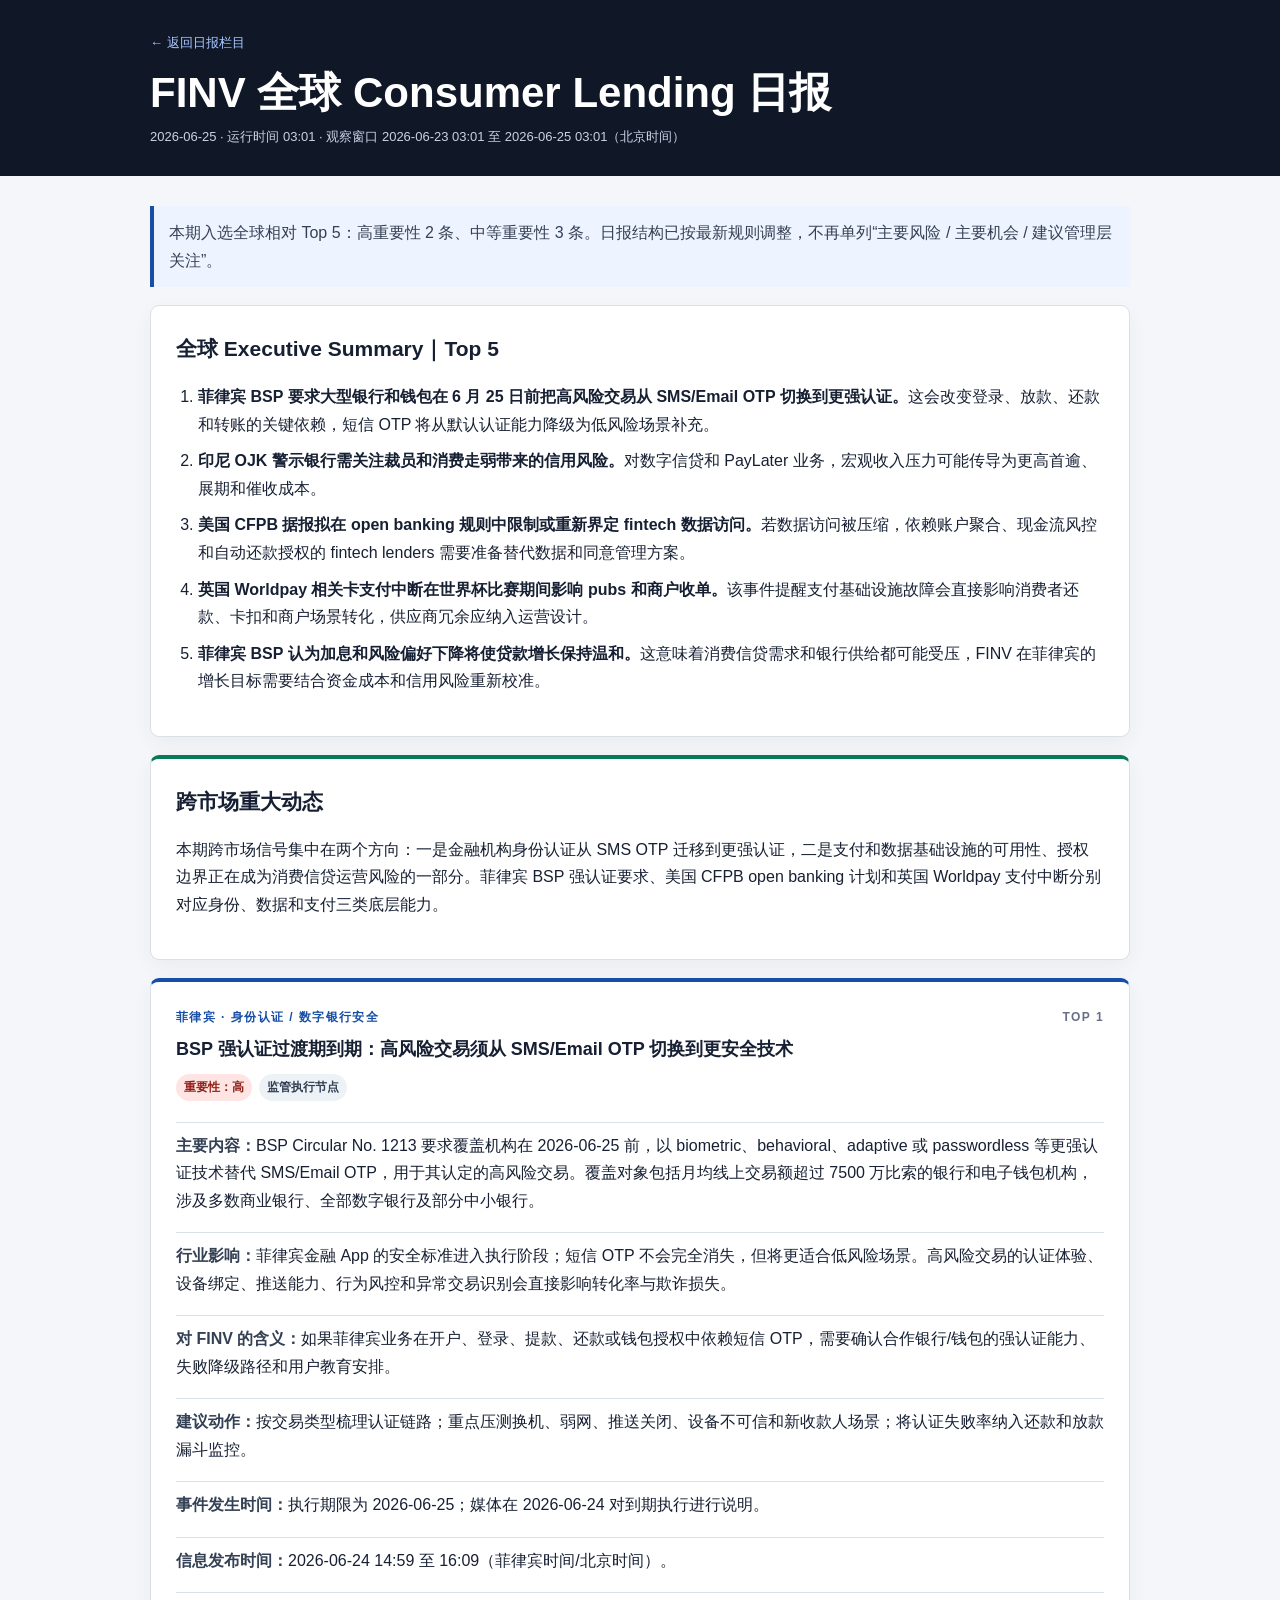
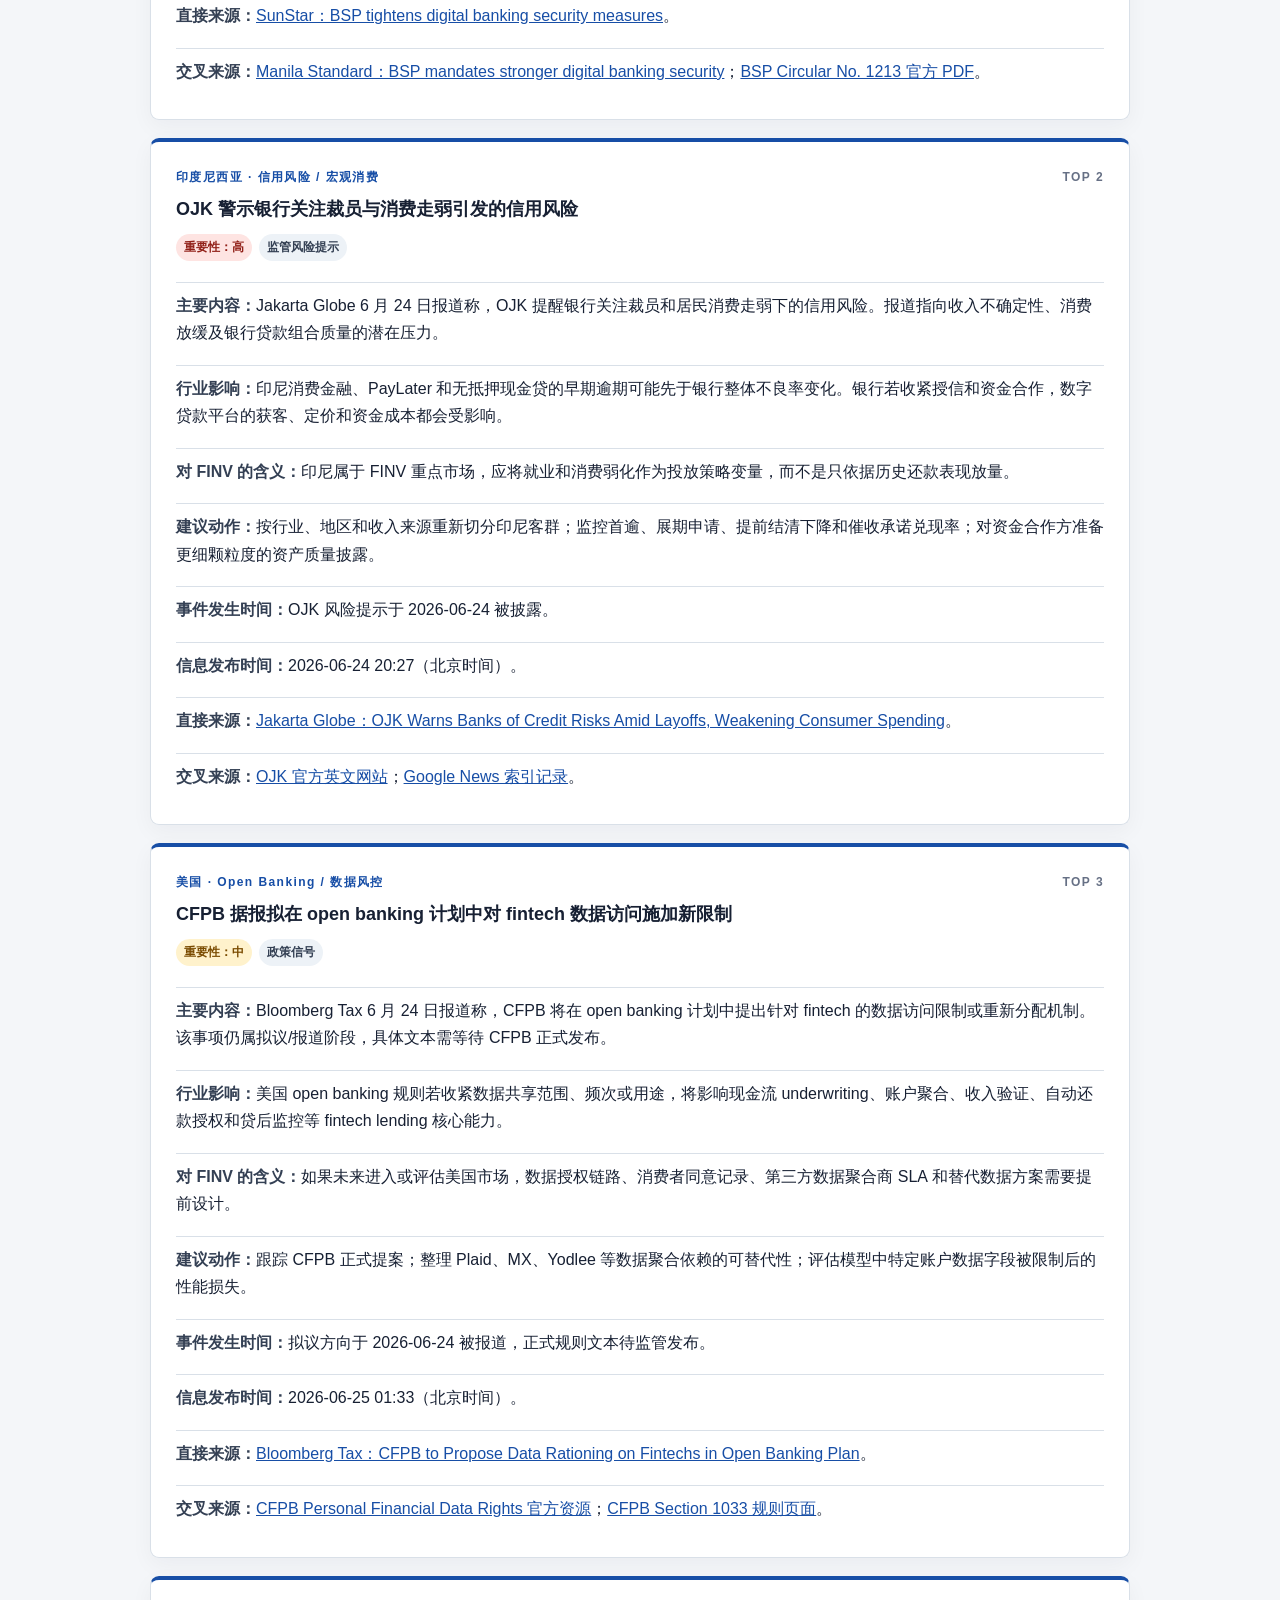
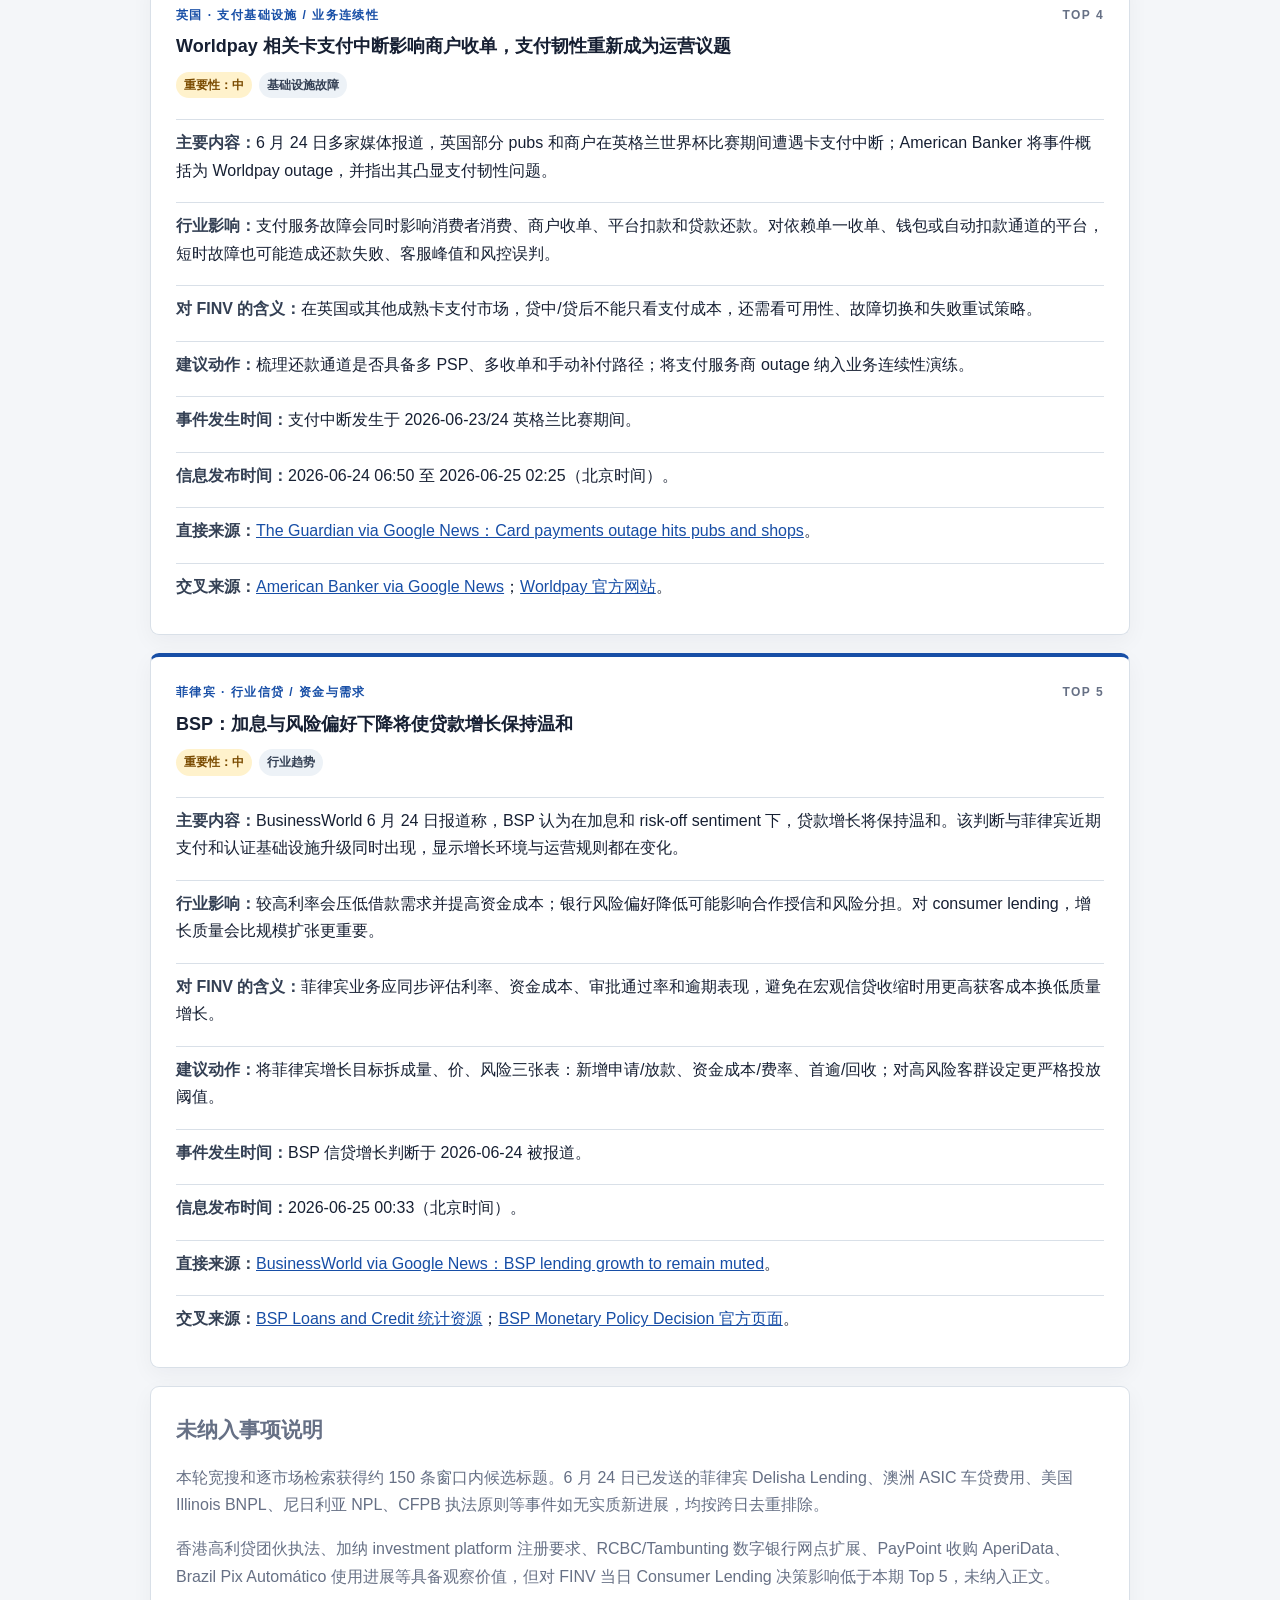
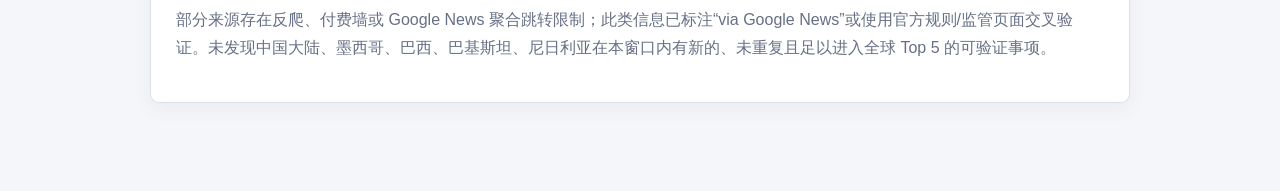
<file: consumer-lending/2026-06-25.html>
<!DOCTYPE html>
<html lang="zh-CN">
<head>
  <meta charset="UTF-8">
  <meta name="viewport" content="width=device-width, initial-scale=1">
  <title>FINV Consumer Lending 日报｜2026-06-25</title>
  <meta name="description" content="FINV 全球 Consumer Lending 日报，2026年6月25日。">
  <style>
    :root { --ink:#172033; --muted:#667085; --line:#d9e0e8; --paper:#f4f6f9; --card:#fff; --navy:#101828; --blue:#174ea6; --red:#b42318; --green:#087a55; }
    * { box-sizing:border-box; }
    body { margin:0; background:var(--paper); color:var(--ink); font-family:Inter,-apple-system,BlinkMacSystemFont,"Segoe UI","Noto Sans SC",sans-serif; line-height:1.72; }
    .topbar { background:var(--navy); color:#fff; }
    .topbar-inner, main { width:min(980px,calc(100% - 30px)); margin:auto; }
    .topbar-inner { padding:28px 0; }
    .back { color:#a9c7ff; text-decoration:none; font-size:13px; }
    h1 { margin:12px 0 8px; font-size:clamp(26px,5vw,42px); line-height:1.2; }
    .meta { color:#c9d2e3; font-size:13px; }
    main { padding:30px 0 70px; }
    section, article { background:var(--card); border:1px solid var(--line); border-radius:9px; padding:25px; margin-bottom:18px; box-shadow:0 7px 22px rgba(16,24,40,.045); }
    h2 { margin:0 0 16px; font-size:21px; }
    h3 { margin:8px 0 10px; font-size:18px; line-height:1.45; }
    ul, ol { padding-left:22px; }
    li + li { margin-top:9px; }
    .note { border-left:4px solid var(--blue); background:#eef4ff; padding:13px 15px; color:#344054; margin-bottom:18px; }
    .market { border-top:4px solid var(--blue); }
    .cross { border-top:4px solid var(--green); }
    .market-name { color:var(--blue); font-size:12px; font-weight:800; letter-spacing:.12em; }
    .rank { float:right; color:var(--muted); font-size:12px; font-weight:800; }
    .tag { display:inline-block; margin:0 7px 5px 0; padding:3px 8px; border-radius:999px; background:#edf2f7; color:#344054; font-size:12px; font-weight:700; }
    .high { background:#fee4e2; color:#912018; }
    .medium { background:#fff2cc; color:#7a4b00; }
    .watch { background:#e8f1ff; color:#174ea6; }
    .facts { margin:16px 0 0; padding:0; list-style:none; }
    .facts li { padding:9px 0; border-top:1px solid var(--line); }
    .facts strong { color:#344054; }
    a { color:var(--blue); }
    .filtered { color:var(--muted); }
    @media(max-width:720px) { section, article { padding:20px; } .rank { float:none; display:block; margin-top:4px; } }
  </style>
</head>
<body>
  <header class="topbar">
    <div class="topbar-inner">
      <a class="back" href="index.html">← 返回日报栏目</a>
      <h1>FINV 全球 Consumer Lending 日报</h1>
      <div class="meta">2026-06-25 · 运行时间 03:01 · 观察窗口 2026-06-23 03:01 至 2026-06-25 03:01（北京时间）</div>
    </div>
  </header>
  <main>
    <div class="note">本期入选全球相对 Top 5：高重要性 2 条、中等重要性 3 条。日报结构已按最新规则调整，不再单列“主要风险 / 主要机会 / 建议管理层关注”。</div>

    <section>
      <h2>全球 Executive Summary｜Top 5</h2>
      <ol>
        <li><strong>菲律宾 BSP 要求大型银行和钱包在 6 月 25 日前把高风险交易从 SMS/Email OTP 切换到更强认证。</strong>这会改变登录、放款、还款和转账的关键依赖，短信 OTP 将从默认认证能力降级为低风险场景补充。</li>
        <li><strong>印尼 OJK 警示银行需关注裁员和消费走弱带来的信用风险。</strong>对数字信贷和 PayLater 业务，宏观收入压力可能传导为更高首逾、展期和催收成本。</li>
        <li><strong>美国 CFPB 据报拟在 open banking 规则中限制或重新界定 fintech 数据访问。</strong>若数据访问被压缩，依赖账户聚合、现金流风控和自动还款授权的 fintech lenders 需要准备替代数据和同意管理方案。</li>
        <li><strong>英国 Worldpay 相关卡支付中断在世界杯比赛期间影响 pubs 和商户收单。</strong>该事件提醒支付基础设施故障会直接影响消费者还款、卡扣和商户场景转化，供应商冗余应纳入运营设计。</li>
        <li><strong>菲律宾 BSP 认为加息和风险偏好下降将使贷款增长保持温和。</strong>这意味着消费信贷需求和银行供给都可能受压，FINV 在菲律宾的增长目标需要结合资金成本和信用风险重新校准。</li>
      </ol>
    </section>

    <section class="cross">
      <h2>跨市场重大动态</h2>
      <p>本期跨市场信号集中在两个方向：一是金融机构身份认证从 SMS OTP 迁移到更强认证，二是支付和数据基础设施的可用性、授权边界正在成为消费信贷运营风险的一部分。菲律宾 BSP 强认证要求、美国 CFPB open banking 计划和英国 Worldpay 支付中断分别对应身份、数据和支付三类底层能力。</p>
    </section>

    <article class="market">
      <div class="market-name">菲律宾 · 身份认证 / 数字银行安全 <span class="rank">TOP 1</span></div>
      <h3>BSP 强认证过渡期到期：高风险交易须从 SMS/Email OTP 切换到更安全技术</h3>
      <span class="tag high">重要性：高</span><span class="tag">监管执行节点</span>
      <ul class="facts">
        <li><strong>主要内容：</strong>BSP Circular No. 1213 要求覆盖机构在 2026-06-25 前，以 biometric、behavioral、adaptive 或 passwordless 等更强认证技术替代 SMS/Email OTP，用于其认定的高风险交易。覆盖对象包括月均线上交易额超过 7500 万比索的银行和电子钱包机构，涉及多数商业银行、全部数字银行及部分中小银行。</li>
        <li><strong>行业影响：</strong>菲律宾金融 App 的安全标准进入执行阶段；短信 OTP 不会完全消失，但将更适合低风险场景。高风险交易的认证体验、设备绑定、推送能力、行为风控和异常交易识别会直接影响转化率与欺诈损失。</li>
        <li><strong>对 FINV 的含义：</strong>如果菲律宾业务在开户、登录、提款、还款或钱包授权中依赖短信 OTP，需要确认合作银行/钱包的强认证能力、失败降级路径和用户教育安排。</li>
        <li><strong>建议动作：</strong>按交易类型梳理认证链路；重点压测换机、弱网、推送关闭、设备不可信和新收款人场景；将认证失败率纳入还款和放款漏斗监控。</li>
        <li><strong>事件发生时间：</strong>执行期限为 2026-06-25；媒体在 2026-06-24 对到期执行进行说明。</li>
        <li><strong>信息发布时间：</strong>2026-06-24 14:59 至 16:09（菲律宾时间/北京时间）。</li>
        <li><strong>直接来源：</strong><a href="https://www.sunstar.com.ph/cebu/bsp-tightens-digital-banking-security-measures">SunStar：BSP tightens digital banking security measures</a>。</li>
        <li><strong>交叉来源：</strong><a href="https://manilastandard.net/business/314609000/bsp-mandates-stronger-digital-banking-security.html">Manila Standard：BSP mandates stronger digital banking security</a>；<a href="https://www.bsp.gov.ph/Regulations/Issuances/2025/1213.pdf">BSP Circular No. 1213 官方 PDF</a>。</li>
      </ul>
    </article>

    <article class="market">
      <div class="market-name">印度尼西亚 · 信用风险 / 宏观消费 <span class="rank">TOP 2</span></div>
      <h3>OJK 警示银行关注裁员与消费走弱引发的信用风险</h3>
      <span class="tag high">重要性：高</span><span class="tag">监管风险提示</span>
      <ul class="facts">
        <li><strong>主要内容：</strong>Jakarta Globe 6 月 24 日报道称，OJK 提醒银行关注裁员和居民消费走弱下的信用风险。报道指向收入不确定性、消费放缓及银行贷款组合质量的潜在压力。</li>
        <li><strong>行业影响：</strong>印尼消费金融、PayLater 和无抵押现金贷的早期逾期可能先于银行整体不良率变化。银行若收紧授信和资金合作，数字贷款平台的获客、定价和资金成本都会受影响。</li>
        <li><strong>对 FINV 的含义：</strong>印尼属于 FINV 重点市场，应将就业和消费弱化作为投放策略变量，而不是只依据历史还款表现放量。</li>
        <li><strong>建议动作：</strong>按行业、地区和收入来源重新切分印尼客群；监控首逾、展期申请、提前结清下降和催收承诺兑现率；对资金合作方准备更细颗粒度的资产质量披露。</li>
        <li><strong>事件发生时间：</strong>OJK 风险提示于 2026-06-24 被披露。</li>
        <li><strong>信息发布时间：</strong>2026-06-24 20:27（北京时间）。</li>
        <li><strong>直接来源：</strong><a href="https://jakartaglobe.id/business/ojk-warns-banks-of-credit-risks-amid-layoffs-weakening-consumer-spending">Jakarta Globe：OJK Warns Banks of Credit Risks Amid Layoffs, Weakening Consumer Spending</a>。</li>
        <li><strong>交叉来源：</strong><a href="https://www.ojk.go.id/en/Default.aspx">OJK 官方英文网站</a>；<a href="https://news.google.com/rss/articles/[base64]?oc=5">Google News 索引记录</a>。</li>
      </ul>
    </article>

    <article class="market">
      <div class="market-name">美国 · Open Banking / 数据风控 <span class="rank">TOP 3</span></div>
      <h3>CFPB 据报拟在 open banking 计划中对 fintech 数据访问施加新限制</h3>
      <span class="tag medium">重要性：中</span><span class="tag">政策信号</span>
      <ul class="facts">
        <li><strong>主要内容：</strong>Bloomberg Tax 6 月 24 日报道称，CFPB 将在 open banking 计划中提出针对 fintech 的数据访问限制或重新分配机制。该事项仍属拟议/报道阶段，具体文本需等待 CFPB 正式发布。</li>
        <li><strong>行业影响：</strong>美国 open banking 规则若收紧数据共享范围、频次或用途，将影响现金流 underwriting、账户聚合、收入验证、自动还款授权和贷后监控等 fintech lending 核心能力。</li>
        <li><strong>对 FINV 的含义：</strong>如果未来进入或评估美国市场，数据授权链路、消费者同意记录、第三方数据聚合商 SLA 和替代数据方案需要提前设计。</li>
        <li><strong>建议动作：</strong>跟踪 CFPB 正式提案；整理 Plaid、MX、Yodlee 等数据聚合依赖的可替代性；评估模型中特定账户数据字段被限制后的性能损失。</li>
        <li><strong>事件发生时间：</strong>拟议方向于 2026-06-24 被报道，正式规则文本待监管发布。</li>
        <li><strong>信息发布时间：</strong>2026-06-25 01:33（北京时间）。</li>
        <li><strong>直接来源：</strong><a href="https://news.bloombergtax.com/banking-law/cfpb-to-propose-data-rationing-on-fintechs-in-open-banking-plan">Bloomberg Tax：CFPB to Propose Data Rationing on Fintechs in Open Banking Plan</a>。</li>
        <li><strong>交叉来源：</strong><a href="https://www.consumerfinance.gov/personal-financial-data-rights/">CFPB Personal Financial Data Rights 官方资源</a>；<a href="https://www.consumerfinance.gov/rules-policy/final-rules/personal-financial-data-rights/">CFPB Section 1033 规则页面</a>。</li>
      </ul>
    </article>

    <article class="market">
      <div class="market-name">英国 · 支付基础设施 / 业务连续性 <span class="rank">TOP 4</span></div>
      <h3>Worldpay 相关卡支付中断影响商户收单，支付韧性重新成为运营议题</h3>
      <span class="tag medium">重要性：中</span><span class="tag">基础设施故障</span>
      <ul class="facts">
        <li><strong>主要内容：</strong>6 月 24 日多家媒体报道，英国部分 pubs 和商户在英格兰世界杯比赛期间遭遇卡支付中断；American Banker 将事件概括为 Worldpay outage，并指出其凸显支付韧性问题。</li>
        <li><strong>行业影响：</strong>支付服务故障会同时影响消费者消费、商户收单、平台扣款和贷款还款。对依赖单一收单、钱包或自动扣款通道的平台，短时故障也可能造成还款失败、客服峰值和风控误判。</li>
        <li><strong>对 FINV 的含义：</strong>在英国或其他成熟卡支付市场，贷中/贷后不能只看支付成本，还需看可用性、故障切换和失败重试策略。</li>
        <li><strong>建议动作：</strong>梳理还款通道是否具备多 PSP、多收单和手动补付路径；将支付服务商 outage 纳入业务连续性演练。</li>
        <li><strong>事件发生时间：</strong>支付中断发生于 2026-06-23/24 英格兰比赛期间。</li>
        <li><strong>信息发布时间：</strong>2026-06-24 06:50 至 2026-06-25 02:25（北京时间）。</li>
        <li><strong>直接来源：</strong><a href="https://news.google.com/rss/articles/[base64]?oc=5">The Guardian via Google News：Card payments outage hits pubs and shops</a>。</li>
        <li><strong>交叉来源：</strong><a href="https://news.google.com/rss/articles/[base64]?oc=5">American Banker via Google News</a>；<a href="https://www.worldpay.com/en-gb">Worldpay 官方网站</a>。</li>
      </ul>
    </article>

    <article class="market">
      <div class="market-name">菲律宾 · 行业信贷 / 资金与需求 <span class="rank">TOP 5</span></div>
      <h3>BSP：加息与风险偏好下降将使贷款增长保持温和</h3>
      <span class="tag medium">重要性：中</span><span class="tag">行业趋势</span>
      <ul class="facts">
        <li><strong>主要内容：</strong>BusinessWorld 6 月 24 日报道称，BSP 认为在加息和 risk-off sentiment 下，贷款增长将保持温和。该判断与菲律宾近期支付和认证基础设施升级同时出现，显示增长环境与运营规则都在变化。</li>
        <li><strong>行业影响：</strong>较高利率会压低借款需求并提高资金成本；银行风险偏好降低可能影响合作授信和风险分担。对 consumer lending，增长质量会比规模扩张更重要。</li>
        <li><strong>对 FINV 的含义：</strong>菲律宾业务应同步评估利率、资金成本、审批通过率和逾期表现，避免在宏观信贷收缩时用更高获客成本换低质量增长。</li>
        <li><strong>建议动作：</strong>将菲律宾增长目标拆成量、价、风险三张表：新增申请/放款、资金成本/费率、首逾/回收；对高风险客群设定更严格投放阈值。</li>
        <li><strong>事件发生时间：</strong>BSP 信贷增长判断于 2026-06-24 被报道。</li>
        <li><strong>信息发布时间：</strong>2026-06-25 00:33（北京时间）。</li>
        <li><strong>直接来源：</strong><a href="https://news.google.com/rss/articles/[base64]?oc=5">BusinessWorld via Google News：BSP lending growth to remain muted</a>。</li>
        <li><strong>交叉来源：</strong><a href="https://www.bsp.gov.ph/SitePages/Statistics/LoansAndCredit.aspx">BSP Loans and Credit 统计资源</a>；<a href="https://www.bsp.gov.ph/SitePages/PriceStability/MonetaryPolicyDecision.aspx">BSP Monetary Policy Decision 官方页面</a>。</li>
      </ul>
    </article>

    <section class="filtered">
      <h2>未纳入事项说明</h2>
      <p>本轮宽搜和逐市场检索获得约 150 条窗口内候选标题。6 月 24 日已发送的菲律宾 Delisha Lending、澳洲 ASIC 车贷费用、美国 Illinois BNPL、尼日利亚 NPL、CFPB 执法原则等事件如无实质新进展，均按跨日去重排除。</p>
      <p>香港高利贷团伙执法、加纳 investment platform 注册要求、RCBC/Tambunting 数字银行网点扩展、PayPoint 收购 AperiData、Brazil Pix Automático 使用进展等具备观察价值，但对 FINV 当日 Consumer Lending 决策影响低于本期 Top 5，未纳入正文。</p>
      <p>部分来源存在反爬、付费墙或 Google News 聚合跳转限制；此类信息已标注“via Google News”或使用官方规则/监管页面交叉验证。未发现中国大陆、墨西哥、巴西、巴基斯坦、尼日利亚在本窗口内有新的、未重复且足以进入全球 Top 5 的可验证事项。</p>
    </section>
  </main>
</body>
</html>
</file>
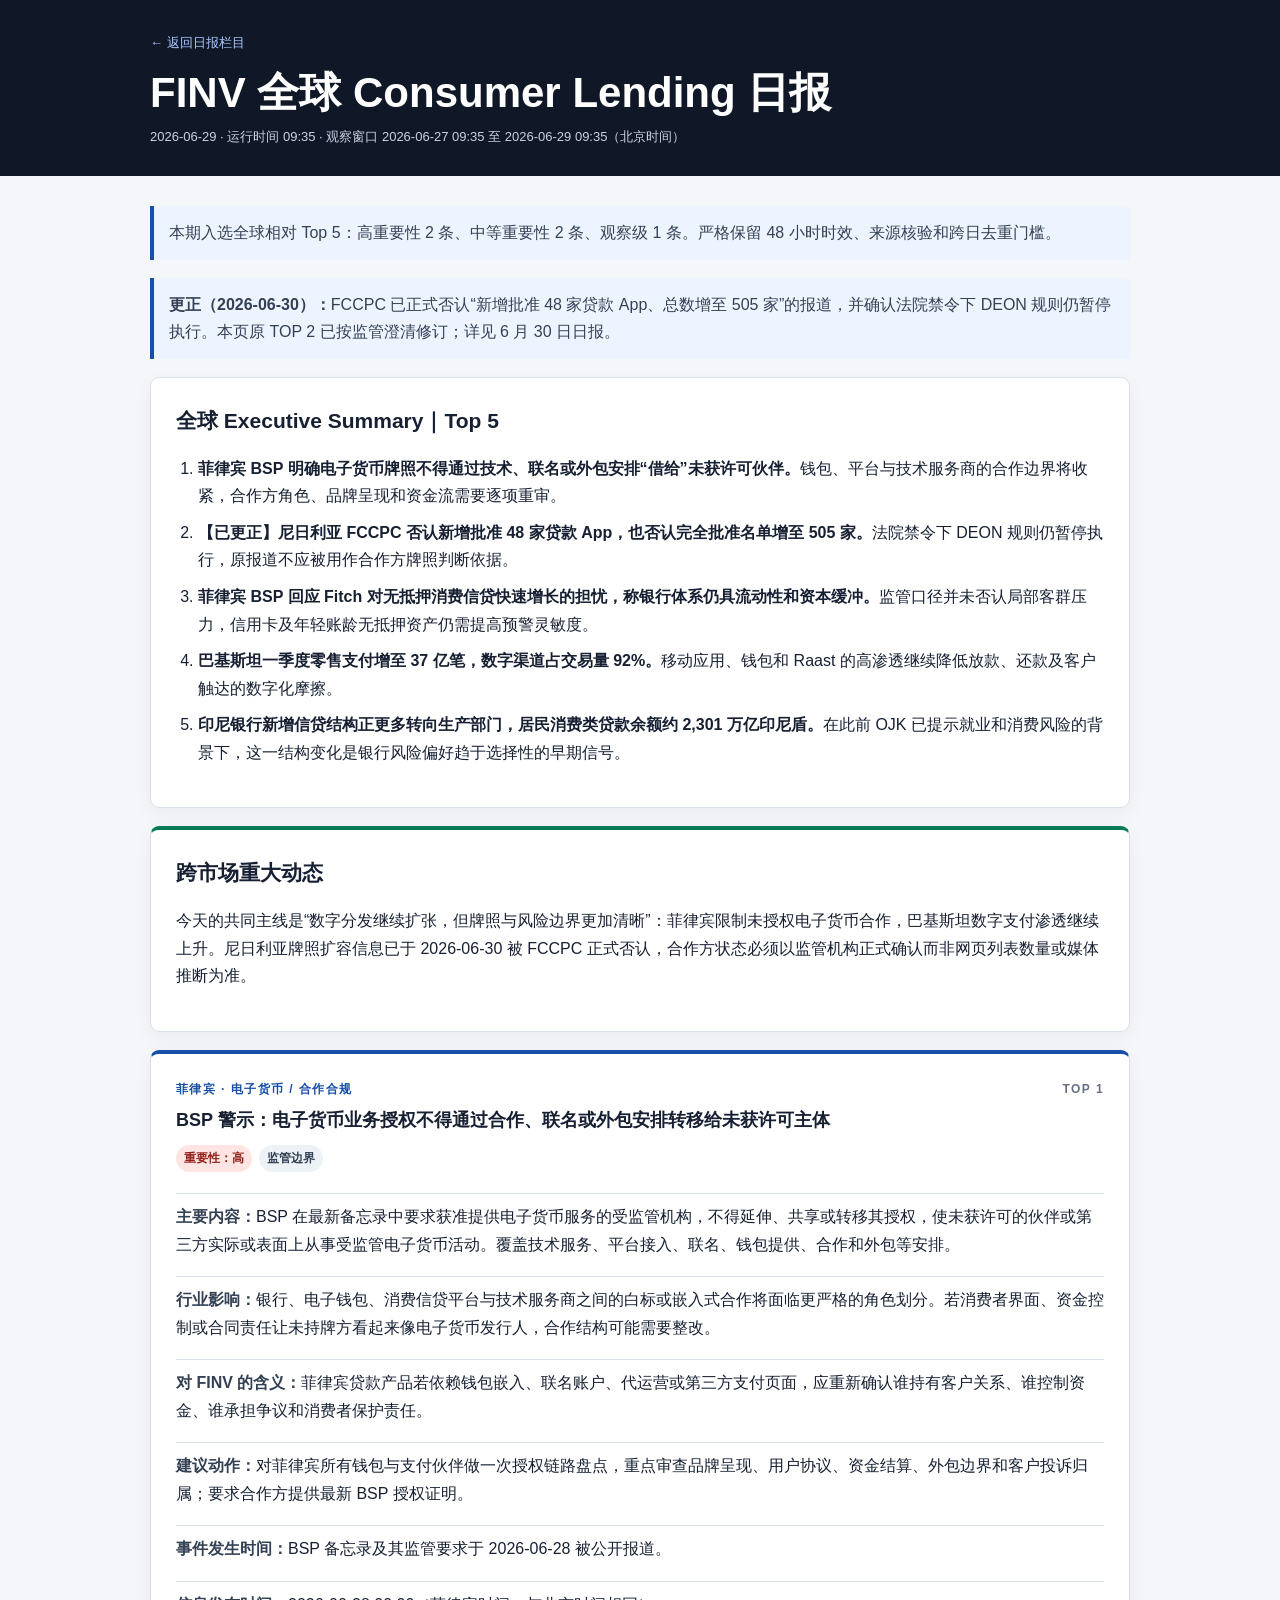
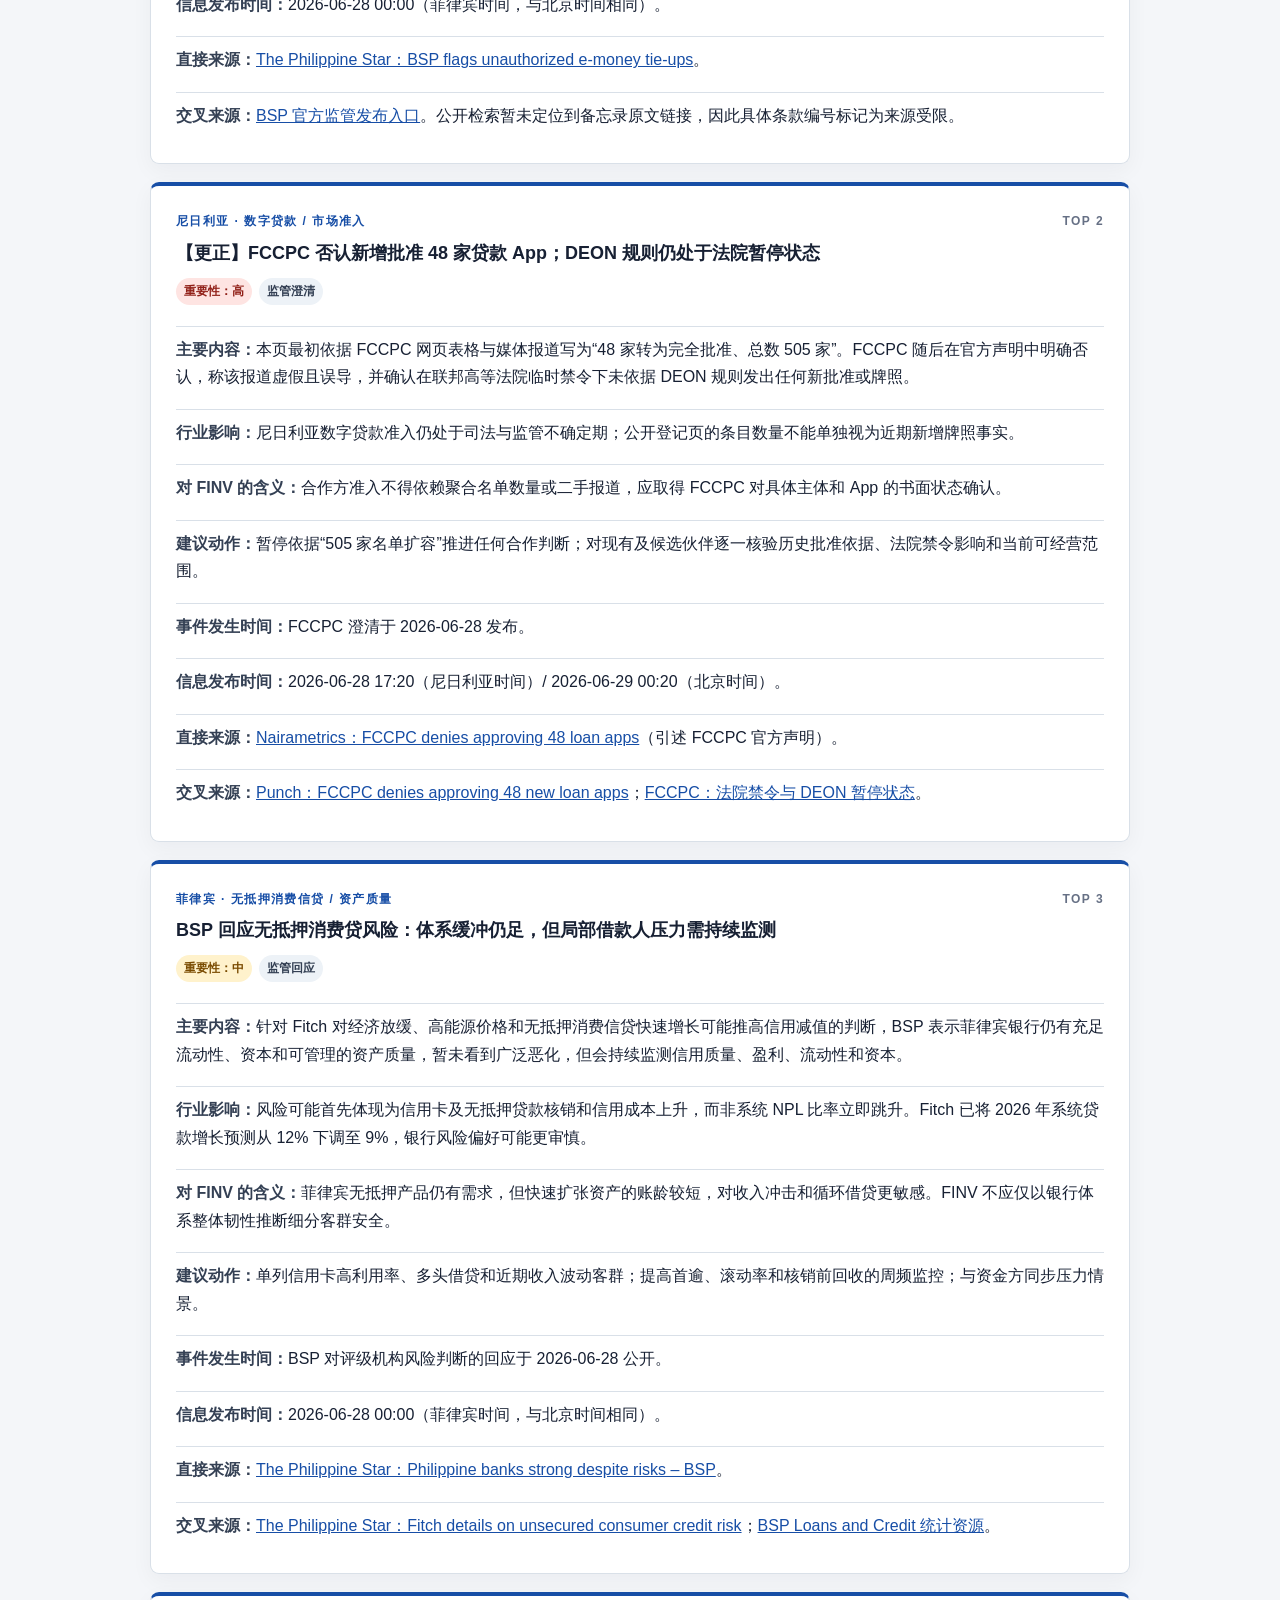
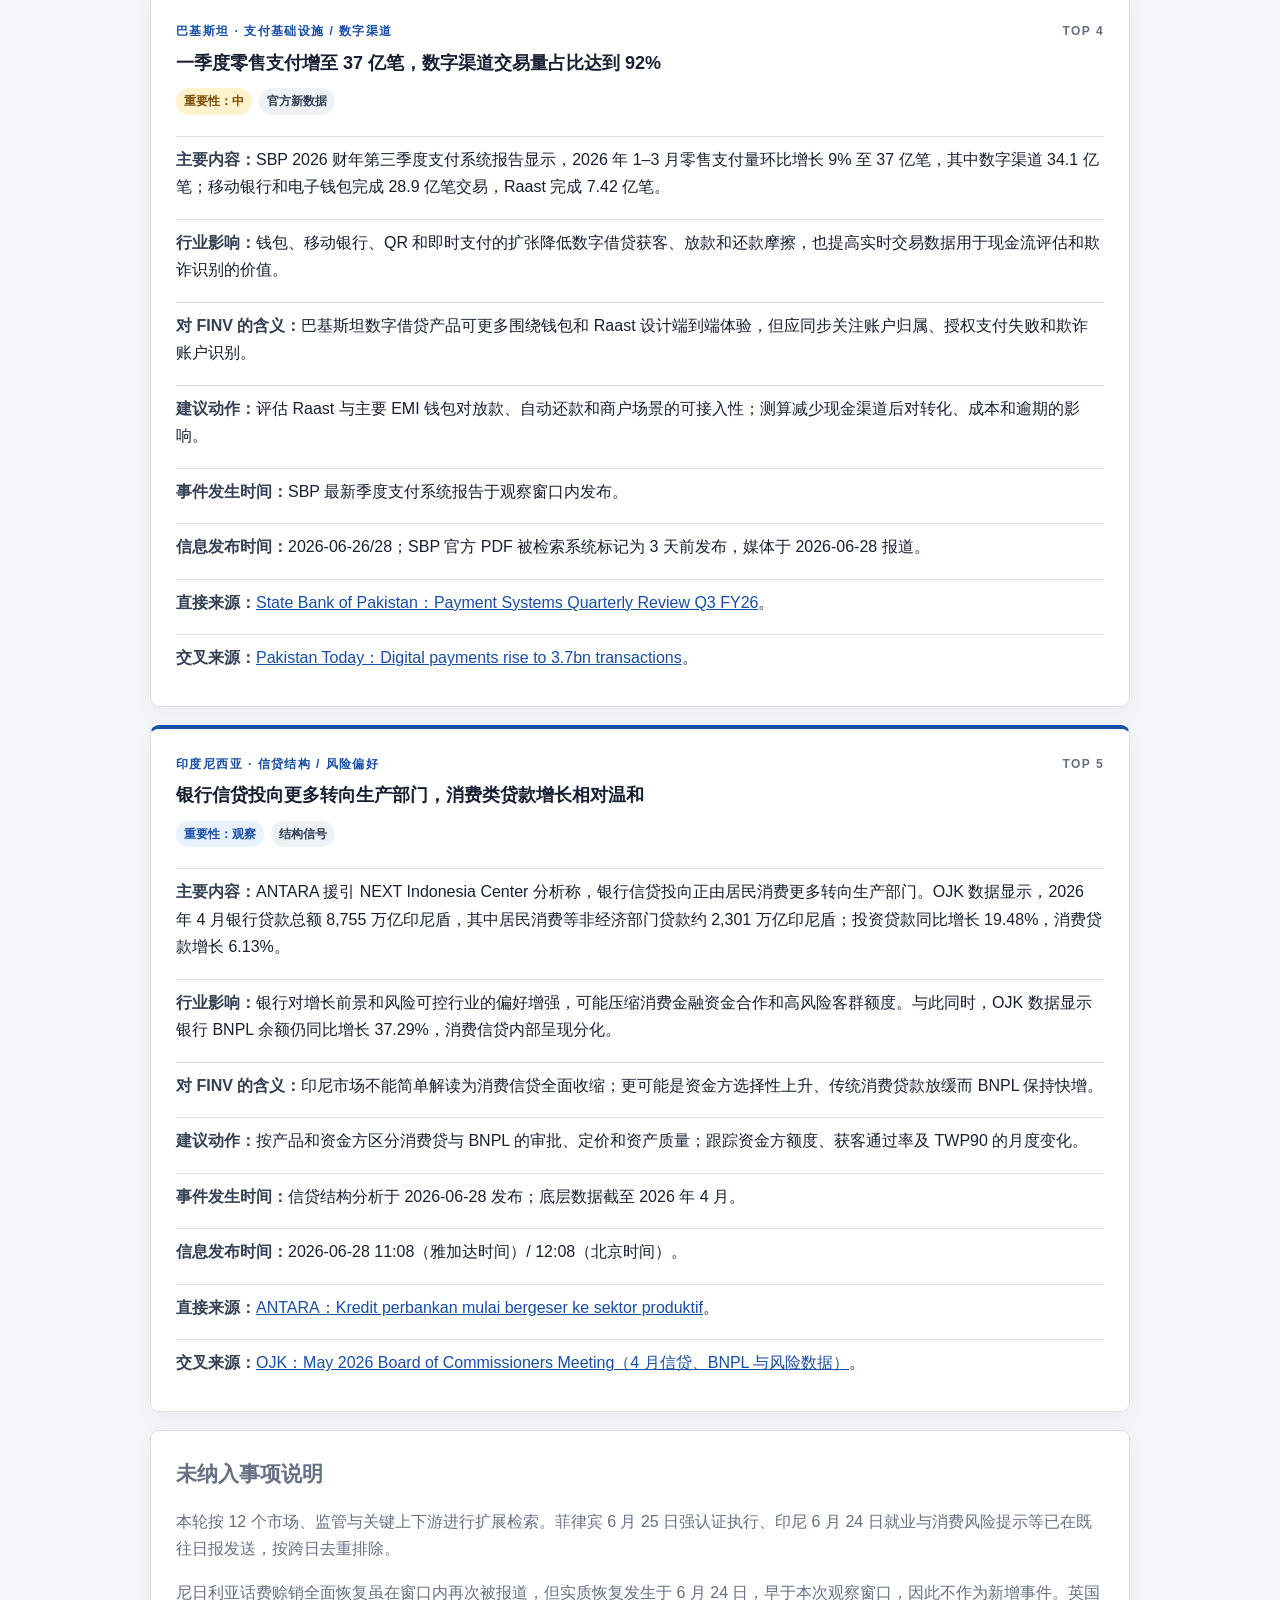
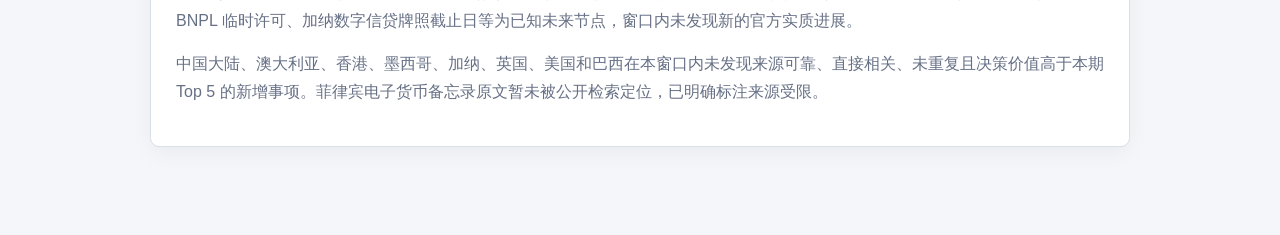
<file: consumer-lending/2026-06-29.html>
<!DOCTYPE html>
<html lang="zh-CN">
<head>
  <meta charset="UTF-8">
  <meta name="viewport" content="width=device-width, initial-scale=1">
  <title>FINV Consumer Lending 日报｜2026-06-29</title>
  <meta name="description" content="FINV 全球 Consumer Lending 日报，2026年6月29日。">
  <style>
    :root { --ink:#172033; --muted:#667085; --line:#d9e0e8; --paper:#f4f6f9; --card:#fff; --navy:#101828; --blue:#174ea6; --red:#b42318; --green:#087a55; }
    * { box-sizing:border-box; }
    body { margin:0; background:var(--paper); color:var(--ink); font-family:Inter,-apple-system,BlinkMacSystemFont,"Segoe UI","Noto Sans SC",sans-serif; line-height:1.72; }
    .topbar { background:var(--navy); color:#fff; }
    .topbar-inner, main { width:min(980px,calc(100% - 30px)); margin:auto; }
    .topbar-inner { padding:28px 0; }
    .back { color:#a9c7ff; text-decoration:none; font-size:13px; }
    h1 { margin:12px 0 8px; font-size:clamp(26px,5vw,42px); line-height:1.2; }
    .meta { color:#c9d2e3; font-size:13px; }
    main { padding:30px 0 70px; }
    section, article { background:var(--card); border:1px solid var(--line); border-radius:9px; padding:25px; margin-bottom:18px; box-shadow:0 7px 22px rgba(16,24,40,.045); }
    h2 { margin:0 0 16px; font-size:21px; }
    h3 { margin:8px 0 10px; font-size:18px; line-height:1.45; }
    ul, ol { padding-left:22px; }
    li + li { margin-top:9px; }
    .note { border-left:4px solid var(--blue); background:#eef4ff; padding:13px 15px; color:#344054; margin-bottom:18px; }
    .market { border-top:4px solid var(--blue); }
    .cross { border-top:4px solid var(--green); }
    .market-name { color:var(--blue); font-size:12px; font-weight:800; letter-spacing:.12em; }
    .rank { float:right; color:var(--muted); font-size:12px; font-weight:800; }
    .tag { display:inline-block; margin:0 7px 5px 0; padding:3px 8px; border-radius:999px; background:#edf2f7; color:#344054; font-size:12px; font-weight:700; }
    .high { background:#fee4e2; color:#912018; }
    .medium { background:#fff2cc; color:#7a4b00; }
    .watch { background:#e8f1ff; color:#174ea6; }
    .facts { margin:16px 0 0; padding:0; list-style:none; }
    .facts li { padding:9px 0; border-top:1px solid var(--line); }
    .facts strong { color:#344054; }
    a { color:var(--blue); }
    .filtered { color:var(--muted); }
    @media(max-width:720px) { section, article { padding:20px; } .rank { float:none; display:block; margin-top:4px; } }
  </style>
</head>
<body>
  <header class="topbar">
    <div class="topbar-inner">
      <a class="back" href="index.html">← 返回日报栏目</a>
      <h1>FINV 全球 Consumer Lending 日报</h1>
      <div class="meta">2026-06-29 · 运行时间 09:35 · 观察窗口 2026-06-27 09:35 至 2026-06-29 09:35（北京时间）</div>
    </div>
  </header>
  <main>
    <div class="note">本期入选全球相对 Top 5：高重要性 2 条、中等重要性 2 条、观察级 1 条。严格保留 48 小时时效、来源核验和跨日去重门槛。</div>
    <div class="note"><strong>更正（2026-06-30）：</strong>FCCPC 已正式否认“新增批准 48 家贷款 App、总数增至 505 家”的报道，并确认法院禁令下 DEON 规则仍暂停执行。本页原 TOP 2 已按监管澄清修订；详见 6 月 30 日日报。</div>

    <section>
      <h2>全球 Executive Summary｜Top 5</h2>
      <ol>
        <li><strong>菲律宾 BSP 明确电子货币牌照不得通过技术、联名或外包安排“借给”未获许可伙伴。</strong>钱包、平台与技术服务商的合作边界将收紧，合作方角色、品牌呈现和资金流需要逐项重审。</li>
        <li><strong>【已更正】尼日利亚 FCCPC 否认新增批准 48 家贷款 App，也否认完全批准名单增至 505 家。</strong>法院禁令下 DEON 规则仍暂停执行，原报道不应被用作合作方牌照判断依据。</li>
        <li><strong>菲律宾 BSP 回应 Fitch 对无抵押消费信贷快速增长的担忧，称银行体系仍具流动性和资本缓冲。</strong>监管口径并未否认局部客群压力，信用卡及年轻账龄无抵押资产仍需提高预警灵敏度。</li>
        <li><strong>巴基斯坦一季度零售支付增至 37 亿笔，数字渠道占交易量 92%。</strong>移动应用、钱包和 Raast 的高渗透继续降低放款、还款及客户触达的数字化摩擦。</li>
        <li><strong>印尼银行新增信贷结构正更多转向生产部门，居民消费类贷款余额约 2,301 万亿印尼盾。</strong>在此前 OJK 已提示就业和消费风险的背景下，这一结构变化是银行风险偏好趋于选择性的早期信号。</li>
      </ol>
    </section>

    <section class="cross">
      <h2>跨市场重大动态</h2>
      <p>今天的共同主线是“数字分发继续扩张，但牌照与风险边界更加清晰”：菲律宾限制未授权电子货币合作，巴基斯坦数字支付渗透继续上升。尼日利亚牌照扩容信息已于 2026-06-30 被 FCCPC 正式否认，合作方状态必须以监管机构正式确认而非网页列表数量或媒体推断为准。</p>
    </section>

    <article class="market">
      <div class="market-name">菲律宾 · 电子货币 / 合作合规 <span class="rank">TOP 1</span></div>
      <h3>BSP 警示：电子货币业务授权不得通过合作、联名或外包安排转移给未获许可主体</h3>
      <span class="tag high">重要性：高</span><span class="tag">监管边界</span>
      <ul class="facts">
        <li><strong>主要内容：</strong>BSP 在最新备忘录中要求获准提供电子货币服务的受监管机构，不得延伸、共享或转移其授权，使未获许可的伙伴或第三方实际或表面上从事受监管电子货币活动。覆盖技术服务、平台接入、联名、钱包提供、合作和外包等安排。</li>
        <li><strong>行业影响：</strong>银行、电子钱包、消费信贷平台与技术服务商之间的白标或嵌入式合作将面临更严格的角色划分。若消费者界面、资金控制或合同责任让未持牌方看起来像电子货币发行人，合作结构可能需要整改。</li>
        <li><strong>对 FINV 的含义：</strong>菲律宾贷款产品若依赖钱包嵌入、联名账户、代运营或第三方支付页面，应重新确认谁持有客户关系、谁控制资金、谁承担争议和消费者保护责任。</li>
        <li><strong>建议动作：</strong>对菲律宾所有钱包与支付伙伴做一次授权链路盘点，重点审查品牌呈现、用户协议、资金结算、外包边界和客户投诉归属；要求合作方提供最新 BSP 授权证明。</li>
        <li><strong>事件发生时间：</strong>BSP 备忘录及其监管要求于 2026-06-28 被公开报道。</li>
        <li><strong>信息发布时间：</strong>2026-06-28 00:00（菲律宾时间，与北京时间相同）。</li>
        <li><strong>直接来源：</strong><a href="https://www.philstar.com/business/2026/06/28/2538212/bsp-flags-unauthorized-e-money-tie-ups/amp/">The Philippine Star：BSP flags unauthorized e-money tie-ups</a>。</li>
        <li><strong>交叉来源：</strong><a href="https://www.bsp.gov.ph/Pages/Regulations/Regulations.aspx">BSP 官方监管发布入口</a>。公开检索暂未定位到备忘录原文链接，因此具体条款编号标记为来源受限。</li>
      </ul>
    </article>

    <article class="market">
      <div class="market-name">尼日利亚 · 数字贷款 / 市场准入 <span class="rank">TOP 2</span></div>
      <h3>【更正】FCCPC 否认新增批准 48 家贷款 App；DEON 规则仍处于法院暂停状态</h3>
      <span class="tag high">重要性：高</span><span class="tag">监管澄清</span>
      <ul class="facts">
        <li><strong>主要内容：</strong>本页最初依据 FCCPC 网页表格与媒体报道写为“48 家转为完全批准、总数 505 家”。FCCPC 随后在官方声明中明确否认，称该报道虚假且误导，并确认在联邦高等法院临时禁令下未依据 DEON 规则发出任何新批准或牌照。</li>
        <li><strong>行业影响：</strong>尼日利亚数字贷款准入仍处于司法与监管不确定期；公开登记页的条目数量不能单独视为近期新增牌照事实。</li>
        <li><strong>对 FINV 的含义：</strong>合作方准入不得依赖聚合名单数量或二手报道，应取得 FCCPC 对具体主体和 App 的书面状态确认。</li>
        <li><strong>建议动作：</strong>暂停依据“505 家名单扩容”推进任何合作判断；对现有及候选伙伴逐一核验历史批准依据、法院禁令影响和当前可经营范围。</li>
        <li><strong>事件发生时间：</strong>FCCPC 澄清于 2026-06-28 发布。</li>
        <li><strong>信息发布时间：</strong>2026-06-28 17:20（尼日利亚时间）/ 2026-06-29 00:20（北京时间）。</li>
        <li><strong>直接来源：</strong><a href="https://nairametrics.com/2026/06/28/fccpc-denies-approving-48-loan-apps-rejects-505-lenders-claim/">Nairametrics：FCCPC denies approving 48 loan apps</a>（引述 FCCPC 官方声明）。</li>
        <li><strong>交叉来源：</strong><a href="https://punchng.com/fccpc-denies-approving-48-new-loan-apps/">Punch：FCCPC denies approving 48 new loan apps</a>；<a href="https://fccpc.gov.ng/fccpc-denies-report-clarifies-position-on-airtime-market-regulation/">FCCPC：法院禁令与 DEON 暂停状态</a>。</li>
      </ul>
    </article>

    <article class="market">
      <div class="market-name">菲律宾 · 无抵押消费信贷 / 资产质量 <span class="rank">TOP 3</span></div>
      <h3>BSP 回应无抵押消费贷风险：体系缓冲仍足，但局部借款人压力需持续监测</h3>
      <span class="tag medium">重要性：中</span><span class="tag">监管回应</span>
      <ul class="facts">
        <li><strong>主要内容：</strong>针对 Fitch 对经济放缓、高能源价格和无抵押消费信贷快速增长可能推高信用减值的判断，BSP 表示菲律宾银行仍有充足流动性、资本和可管理的资产质量，暂未看到广泛恶化，但会持续监测信用质量、盈利、流动性和资本。</li>
        <li><strong>行业影响：</strong>风险可能首先体现为信用卡及无抵押贷款核销和信用成本上升，而非系统 NPL 比率立即跳升。Fitch 已将 2026 年系统贷款增长预测从 12% 下调至 9%，银行风险偏好可能更审慎。</li>
        <li><strong>对 FINV 的含义：</strong>菲律宾无抵押产品仍有需求，但快速扩张资产的账龄较短，对收入冲击和循环借贷更敏感。FINV 不应仅以银行体系整体韧性推断细分客群安全。</li>
        <li><strong>建议动作：</strong>单列信用卡高利用率、多头借贷和近期收入波动客群；提高首逾、滚动率和核销前回收的周频监控；与资金方同步压力情景。</li>
        <li><strong>事件发生时间：</strong>BSP 对评级机构风险判断的回应于 2026-06-28 公开。</li>
        <li><strong>信息发布时间：</strong>2026-06-28 00:00（菲律宾时间，与北京时间相同）。</li>
        <li><strong>直接来源：</strong><a href="https://www.philstar.com/business/2026/06/28/2538216/philippine-banks-strong-despite-risks-bsp/amp/">The Philippine Star：Philippine banks strong despite risks – BSP</a>。</li>
        <li><strong>交叉来源：</strong><a href="https://www.philstar.com/business/2026/06/26/2537794/fitch-philippine-banks-face-higher-bad-loan-risks/amp/">The Philippine Star：Fitch details on unsecured consumer credit risk</a>；<a href="https://www.bsp.gov.ph/SitePages/Statistics/LoansAndCredit.aspx">BSP Loans and Credit 统计资源</a>。</li>
      </ul>
    </article>

    <article class="market">
      <div class="market-name">巴基斯坦 · 支付基础设施 / 数字渠道 <span class="rank">TOP 4</span></div>
      <h3>一季度零售支付增至 37 亿笔，数字渠道交易量占比达到 92%</h3>
      <span class="tag medium">重要性：中</span><span class="tag">官方新数据</span>
      <ul class="facts">
        <li><strong>主要内容：</strong>SBP 2026 财年第三季度支付系统报告显示，2026 年 1–3 月零售支付量环比增长 9% 至 37 亿笔，其中数字渠道 34.1 亿笔；移动银行和电子钱包完成 28.9 亿笔交易，Raast 完成 7.42 亿笔。</li>
        <li><strong>行业影响：</strong>钱包、移动银行、QR 和即时支付的扩张降低数字借贷获客、放款和还款摩擦，也提高实时交易数据用于现金流评估和欺诈识别的价值。</li>
        <li><strong>对 FINV 的含义：</strong>巴基斯坦数字借贷产品可更多围绕钱包和 Raast 设计端到端体验，但应同步关注账户归属、授权支付失败和欺诈账户识别。</li>
        <li><strong>建议动作：</strong>评估 Raast 与主要 EMI 钱包对放款、自动还款和商户场景的可接入性；测算减少现金渠道后对转化、成本和逾期的影响。</li>
        <li><strong>事件发生时间：</strong>SBP 最新季度支付系统报告于观察窗口内发布。</li>
        <li><strong>信息发布时间：</strong>2026-06-26/28；SBP 官方 PDF 被检索系统标记为 3 天前发布，媒体于 2026-06-28 报道。</li>
        <li><strong>直接来源：</strong><a href="https://www.sbp.org.pk/psd/pdf/PS-Review-Q3FY26.pdf">State Bank of Pakistan：Payment Systems Quarterly Review Q3 FY26</a>。</li>
        <li><strong>交叉来源：</strong><a href="https://www.pakistantoday.com.pk/2026/06/28/digital-payments-rise-to-37bn-transactions-in-january-march-sbp">Pakistan Today：Digital payments rise to 3.7bn transactions</a>。</li>
      </ul>
    </article>

    <article class="market">
      <div class="market-name">印度尼西亚 · 信贷结构 / 风险偏好 <span class="rank">TOP 5</span></div>
      <h3>银行信贷投向更多转向生产部门，消费类贷款增长相对温和</h3>
      <span class="tag watch">重要性：观察</span><span class="tag">结构信号</span>
      <ul class="facts">
        <li><strong>主要内容：</strong>ANTARA 援引 NEXT Indonesia Center 分析称，银行信贷投向正由居民消费更多转向生产部门。OJK 数据显示，2026 年 4 月银行贷款总额 8,755 万亿印尼盾，其中居民消费等非经济部门贷款约 2,301 万亿印尼盾；投资贷款同比增长 19.48%，消费贷款增长 6.13%。</li>
        <li><strong>行业影响：</strong>银行对增长前景和风险可控行业的偏好增强，可能压缩消费金融资金合作和高风险客群额度。与此同时，OJK 数据显示银行 BNPL 余额仍同比增长 37.29%，消费信贷内部呈现分化。</li>
        <li><strong>对 FINV 的含义：</strong>印尼市场不能简单解读为消费信贷全面收缩；更可能是资金方选择性上升、传统消费贷款放缓而 BNPL 保持快增。</li>
        <li><strong>建议动作：</strong>按产品和资金方区分消费贷与 BNPL 的审批、定价和资产质量；跟踪资金方额度、获客通过率及 TWP90 的月度变化。</li>
        <li><strong>事件发生时间：</strong>信贷结构分析于 2026-06-28 发布；底层数据截至 2026 年 4 月。</li>
        <li><strong>信息发布时间：</strong>2026-06-28 11:08（雅加达时间）/ 12:08（北京时间）。</li>
        <li><strong>直接来源：</strong><a href="https://www.antaranews.com/berita/5626051/next-sebut-kredit-perbankan-mulai-bergeser-ke-sektor-produktif">ANTARA：Kredit perbankan mulai bergeser ke sektor produktif</a>。</li>
        <li><strong>交叉来源：</strong><a href="https://iru.ojk.go.id/iru/WebSite/ArticleList/View/1014_May_2026_Board_of_Commissioners_Meeting%3A_Financial_Services_Sector_Stability_Maintained_Amid_Increasing_Pressures_on_Global_Economic_Performance">OJK：May 2026 Board of Commissioners Meeting（4 月信贷、BNPL 与风险数据）</a>。</li>
      </ul>
    </article>

    <section class="filtered">
      <h2>未纳入事项说明</h2>
      <p>本轮按 12 个市场、监管与关键上下游进行扩展检索。菲律宾 6 月 25 日强认证执行、印尼 6 月 24 日就业与消费风险提示等已在既往日报发送，按跨日去重排除。</p>
      <p>尼日利亚话费赊销全面恢复虽在窗口内再次被报道，但实质恢复发生于 6 月 24 日，早于本次观察窗口，因此不作为新增事件。英国 BNPL 临时许可、加纳数字信贷牌照截止日等为已知未来节点，窗口内未发现新的官方实质进展。</p>
      <p>中国大陆、澳大利亚、香港、墨西哥、加纳、英国、美国和巴西在本窗口内未发现来源可靠、直接相关、未重复且决策价值高于本期 Top 5 的新增事项。菲律宾电子货币备忘录原文暂未被公开检索定位，已明确标注来源受限。</p>
    </section>
  </main>
</body>
</html>
</file>
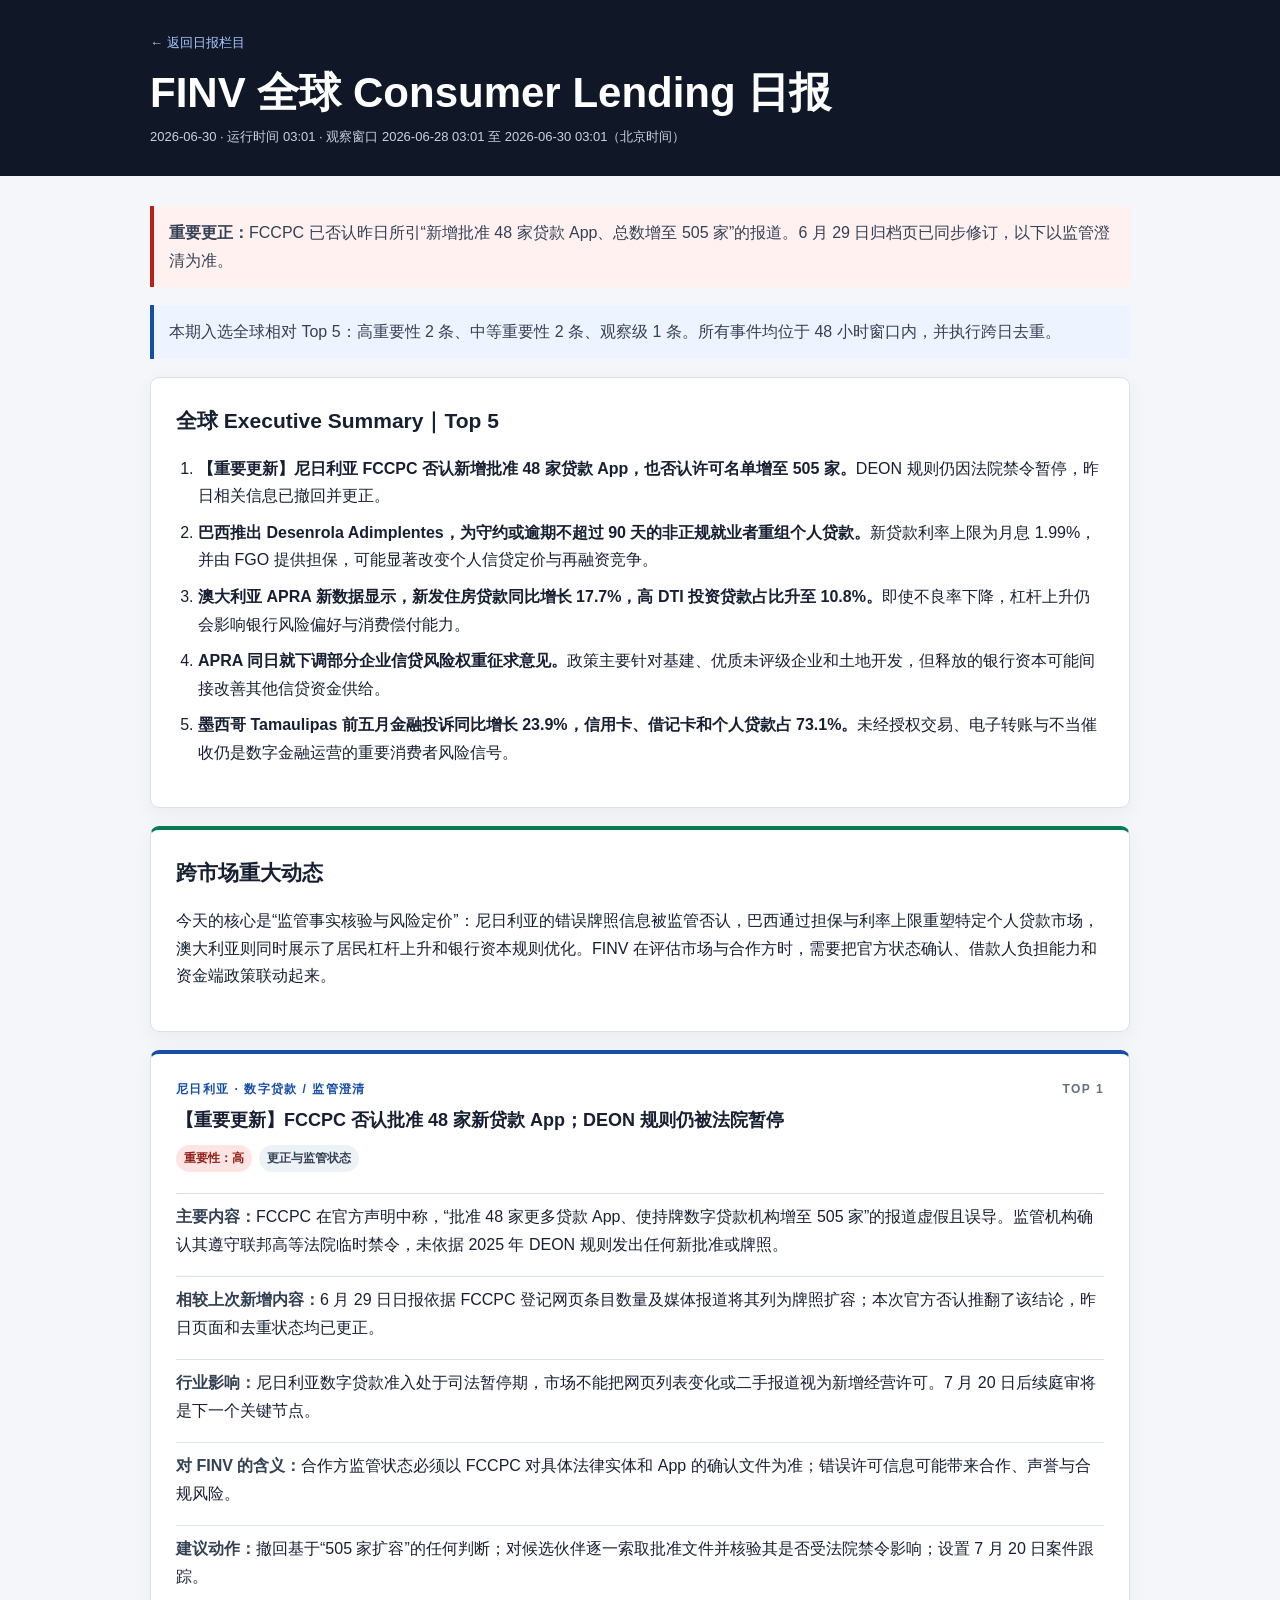
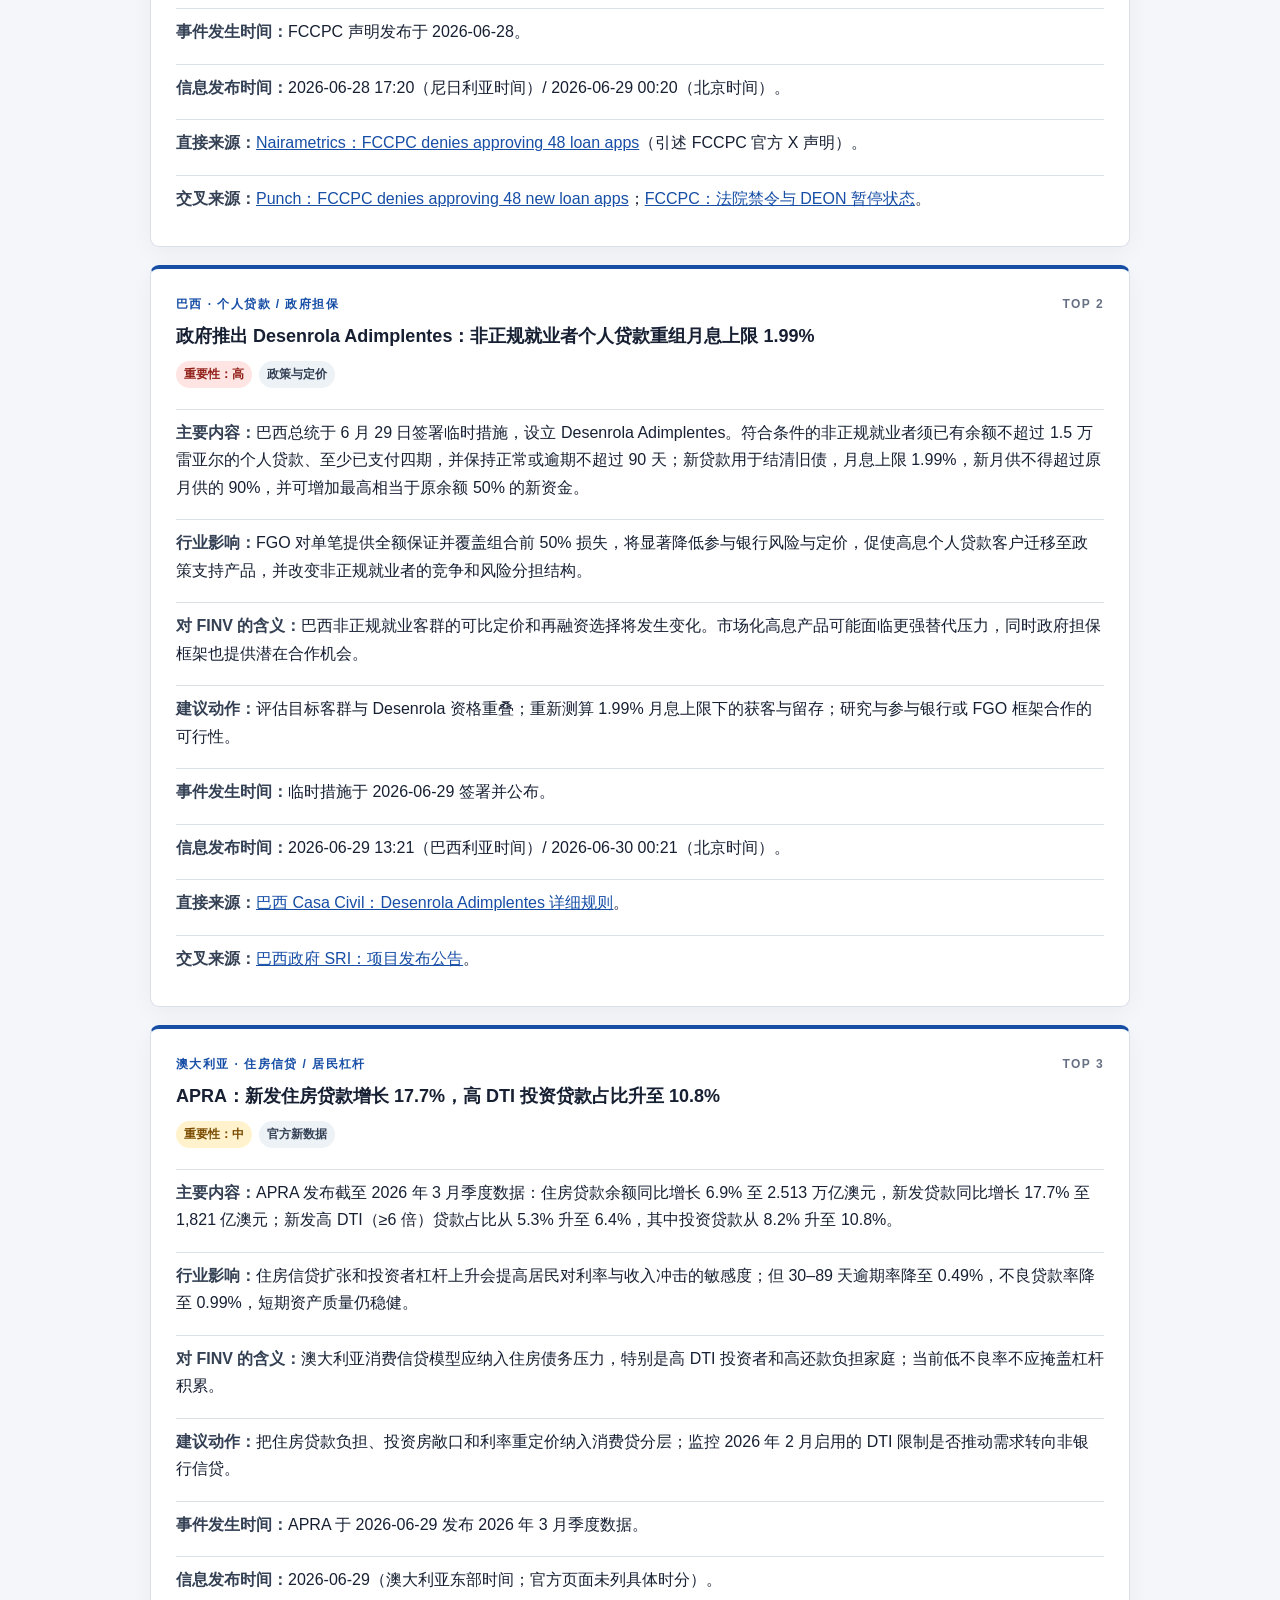
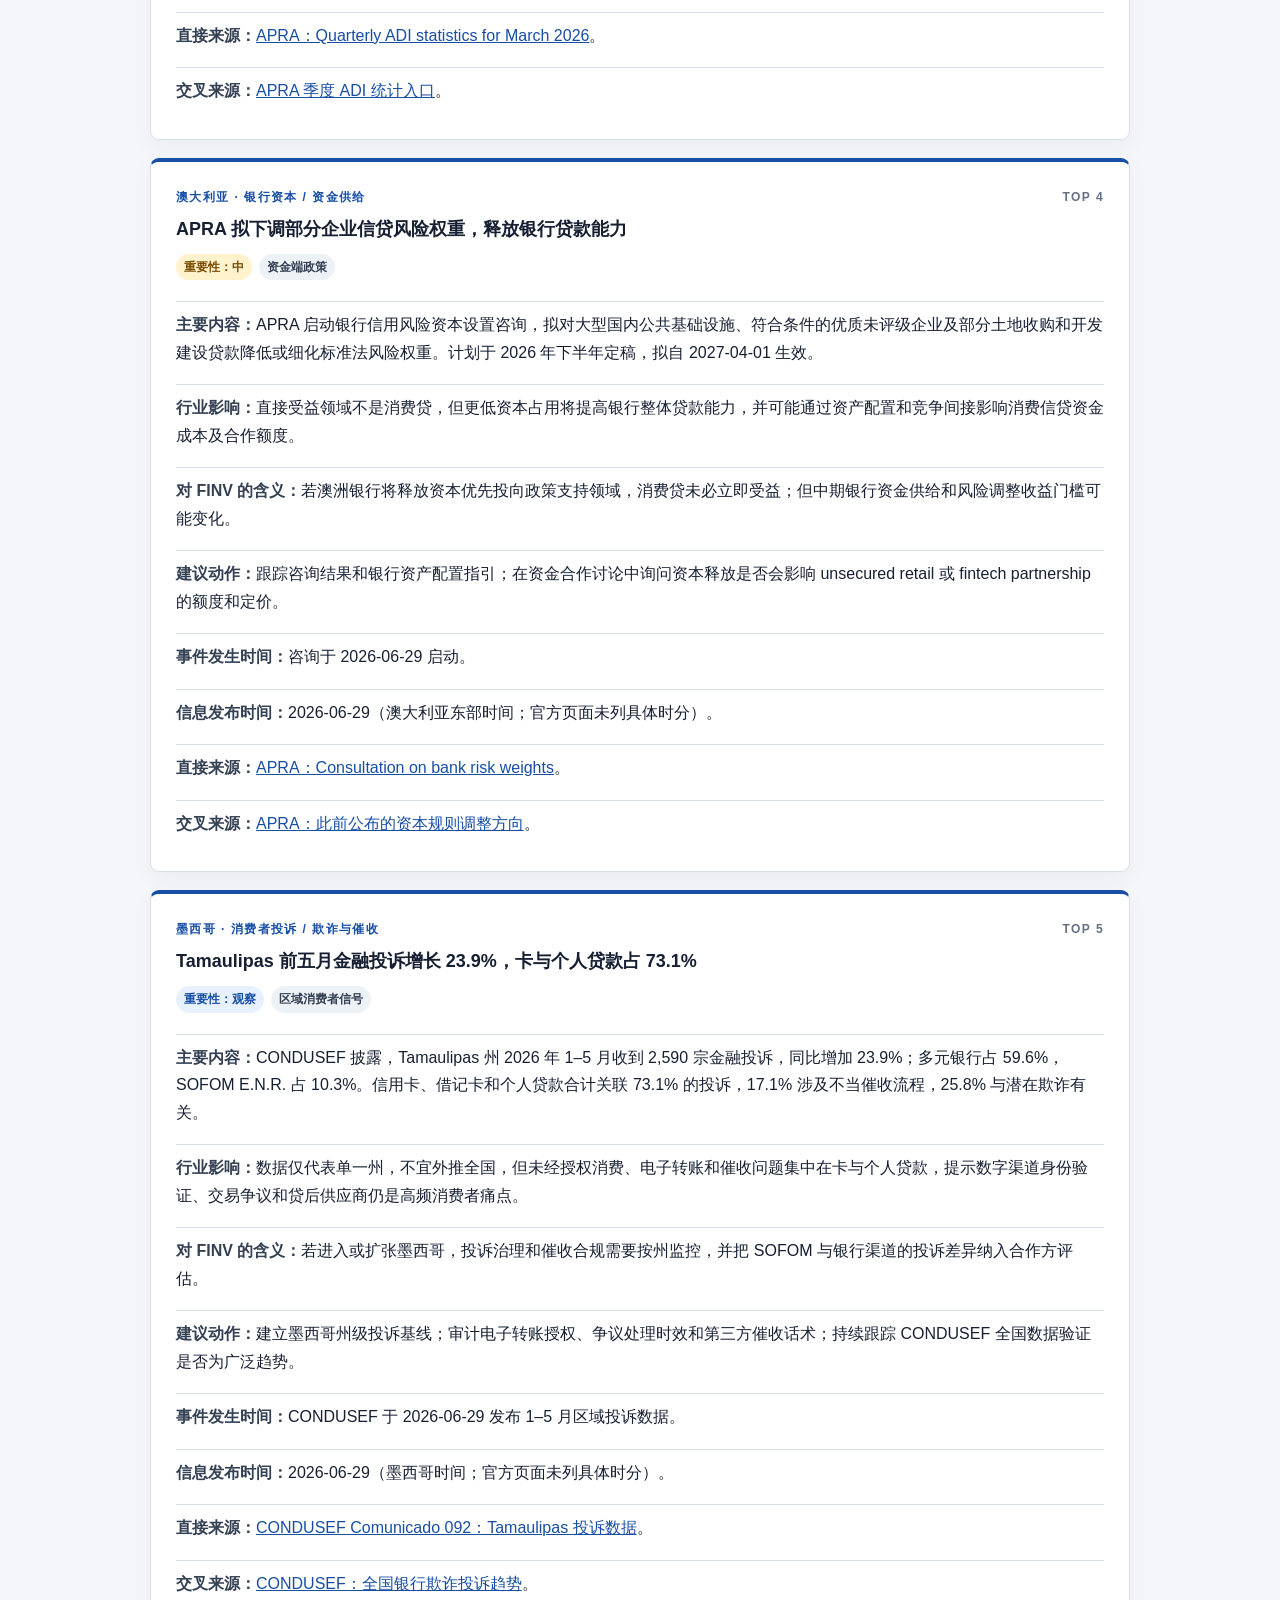
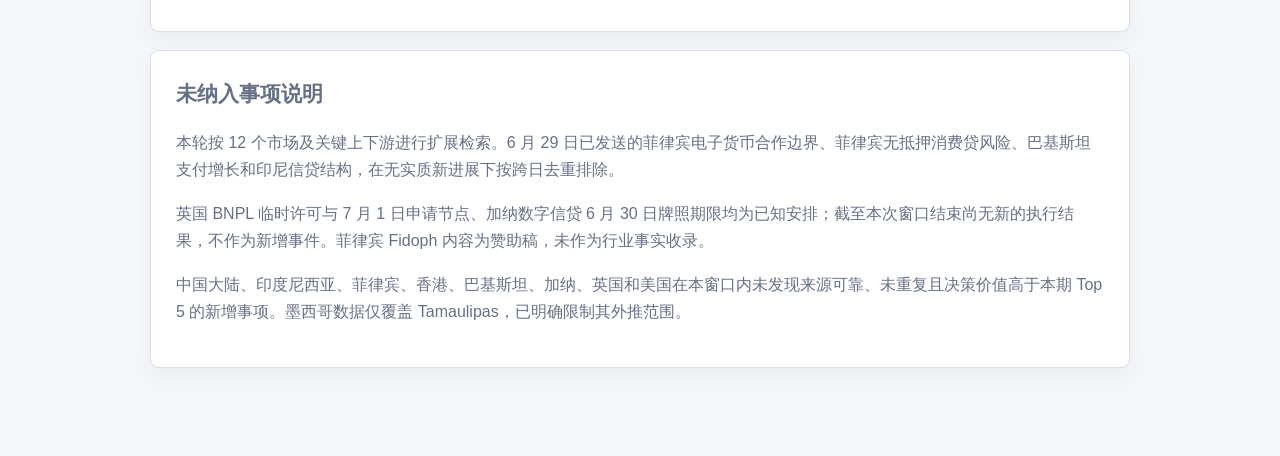
<file: consumer-lending/2026-06-30.html>
<!DOCTYPE html>
<html lang="zh-CN">
<head>
  <meta charset="UTF-8">
  <meta name="viewport" content="width=device-width, initial-scale=1">
  <title>FINV Consumer Lending 日报｜2026-06-30</title>
  <meta name="description" content="FINV 全球 Consumer Lending 日报，2026年6月30日。">
  <style>
    :root { --ink:#172033; --muted:#667085; --line:#d9e0e8; --paper:#f4f6f9; --card:#fff; --navy:#101828; --blue:#174ea6; --red:#b42318; --green:#087a55; }
    * { box-sizing:border-box; }
    body { margin:0; background:var(--paper); color:var(--ink); font-family:Inter,-apple-system,BlinkMacSystemFont,"Segoe UI","Noto Sans SC",sans-serif; line-height:1.72; }
    .topbar { background:var(--navy); color:#fff; }
    .topbar-inner, main { width:min(980px,calc(100% - 30px)); margin:auto; }
    .topbar-inner { padding:28px 0; }
    .back { color:#a9c7ff; text-decoration:none; font-size:13px; }
    h1 { margin:12px 0 8px; font-size:clamp(26px,5vw,42px); line-height:1.2; }
    .meta { color:#c9d2e3; font-size:13px; }
    main { padding:30px 0 70px; }
    section, article { background:var(--card); border:1px solid var(--line); border-radius:9px; padding:25px; margin-bottom:18px; box-shadow:0 7px 22px rgba(16,24,40,.045); }
    h2 { margin:0 0 16px; font-size:21px; }
    h3 { margin:8px 0 10px; font-size:18px; line-height:1.45; }
    ul, ol { padding-left:22px; }
    li + li { margin-top:9px; }
    .note { border-left:4px solid var(--blue); background:#eef4ff; padding:13px 15px; color:#344054; margin-bottom:18px; }
    .correction { border-left-color:var(--red); background:#fff1f0; }
    .market { border-top:4px solid var(--blue); }
    .cross { border-top:4px solid var(--green); }
    .market-name { color:var(--blue); font-size:12px; font-weight:800; letter-spacing:.12em; }
    .rank { float:right; color:var(--muted); font-size:12px; font-weight:800; }
    .tag { display:inline-block; margin:0 7px 5px 0; padding:3px 8px; border-radius:999px; background:#edf2f7; color:#344054; font-size:12px; font-weight:700; }
    .high { background:#fee4e2; color:#912018; }
    .medium { background:#fff2cc; color:#7a4b00; }
    .watch { background:#e8f1ff; color:#174ea6; }
    .facts { margin:16px 0 0; padding:0; list-style:none; }
    .facts li { padding:9px 0; border-top:1px solid var(--line); }
    .facts strong { color:#344054; }
    a { color:var(--blue); }
    .filtered { color:var(--muted); }
    @media(max-width:720px) { section, article { padding:20px; } .rank { float:none; display:block; margin-top:4px; } }
  </style>
</head>
<body>
  <header class="topbar">
    <div class="topbar-inner">
      <a class="back" href="index.html">← 返回日报栏目</a>
      <h1>FINV 全球 Consumer Lending 日报</h1>
      <div class="meta">2026-06-30 · 运行时间 03:01 · 观察窗口 2026-06-28 03:01 至 2026-06-30 03:01（北京时间）</div>
    </div>
  </header>
  <main>
    <div class="note correction"><strong>重要更正：</strong>FCCPC 已否认昨日所引“新增批准 48 家贷款 App、总数增至 505 家”的报道。6 月 29 日归档页已同步修订，以下以监管澄清为准。</div>
    <div class="note">本期入选全球相对 Top 5：高重要性 2 条、中等重要性 2 条、观察级 1 条。所有事件均位于 48 小时窗口内，并执行跨日去重。</div>

    <section>
      <h2>全球 Executive Summary｜Top 5</h2>
      <ol>
        <li><strong>【重要更新】尼日利亚 FCCPC 否认新增批准 48 家贷款 App，也否认许可名单增至 505 家。</strong>DEON 规则仍因法院禁令暂停，昨日相关信息已撤回并更正。</li>
        <li><strong>巴西推出 Desenrola Adimplentes，为守约或逾期不超过 90 天的非正规就业者重组个人贷款。</strong>新贷款利率上限为月息 1.99%，并由 FGO 提供担保，可能显著改变个人信贷定价与再融资竞争。</li>
        <li><strong>澳大利亚 APRA 新数据显示，新发住房贷款同比增长 17.7%，高 DTI 投资贷款占比升至 10.8%。</strong>即使不良率下降，杠杆上升仍会影响银行风险偏好与消费偿付能力。</li>
        <li><strong>APRA 同日就下调部分企业信贷风险权重征求意见。</strong>政策主要针对基建、优质未评级企业和土地开发，但释放的银行资本可能间接改善其他信贷资金供给。</li>
        <li><strong>墨西哥 Tamaulipas 前五月金融投诉同比增长 23.9%，信用卡、借记卡和个人贷款占 73.1%。</strong>未经授权交易、电子转账与不当催收仍是数字金融运营的重要消费者风险信号。</li>
      </ol>
    </section>

    <section class="cross">
      <h2>跨市场重大动态</h2>
      <p>今天的核心是“监管事实核验与风险定价”：尼日利亚的错误牌照信息被监管否认，巴西通过担保与利率上限重塑特定个人贷款市场，澳大利亚则同时展示了居民杠杆上升和银行资本规则优化。FINV 在评估市场与合作方时，需要把官方状态确认、借款人负担能力和资金端政策联动起来。</p>
    </section>

    <article class="market">
      <div class="market-name">尼日利亚 · 数字贷款 / 监管澄清 <span class="rank">TOP 1</span></div>
      <h3>【重要更新】FCCPC 否认批准 48 家新贷款 App；DEON 规则仍被法院暂停</h3>
      <span class="tag high">重要性：高</span><span class="tag">更正与监管状态</span>
      <ul class="facts">
        <li><strong>主要内容：</strong>FCCPC 在官方声明中称，“批准 48 家更多贷款 App、使持牌数字贷款机构增至 505 家”的报道虚假且误导。监管机构确认其遵守联邦高等法院临时禁令，未依据 2025 年 DEON 规则发出任何新批准或牌照。</li>
        <li><strong>相较上次新增内容：</strong>6 月 29 日日报依据 FCCPC 登记网页条目数量及媒体报道将其列为牌照扩容；本次官方否认推翻了该结论，昨日页面和去重状态均已更正。</li>
        <li><strong>行业影响：</strong>尼日利亚数字贷款准入处于司法暂停期，市场不能把网页列表变化或二手报道视为新增经营许可。7 月 20 日后续庭审将是下一个关键节点。</li>
        <li><strong>对 FINV 的含义：</strong>合作方监管状态必须以 FCCPC 对具体法律实体和 App 的确认文件为准；错误许可信息可能带来合作、声誉与合规风险。</li>
        <li><strong>建议动作：</strong>撤回基于“505 家扩容”的任何判断；对候选伙伴逐一索取批准文件并核验其是否受法院禁令影响；设置 7 月 20 日案件跟踪。</li>
        <li><strong>事件发生时间：</strong>FCCPC 声明发布于 2026-06-28。</li>
        <li><strong>信息发布时间：</strong>2026-06-28 17:20（尼日利亚时间）/ 2026-06-29 00:20（北京时间）。</li>
        <li><strong>直接来源：</strong><a href="https://nairametrics.com/2026/06/28/fccpc-denies-approving-48-loan-apps-rejects-505-lenders-claim/">Nairametrics：FCCPC denies approving 48 loan apps</a>（引述 FCCPC 官方 X 声明）。</li>
        <li><strong>交叉来源：</strong><a href="https://punchng.com/fccpc-denies-approving-48-new-loan-apps/">Punch：FCCPC denies approving 48 new loan apps</a>；<a href="https://fccpc.gov.ng/fccpc-denies-report-clarifies-position-on-airtime-market-regulation/">FCCPC：法院禁令与 DEON 暂停状态</a>。</li>
      </ul>
    </article>

    <article class="market">
      <div class="market-name">巴西 · 个人贷款 / 政府担保 <span class="rank">TOP 2</span></div>
      <h3>政府推出 Desenrola Adimplentes：非正规就业者个人贷款重组月息上限 1.99%</h3>
      <span class="tag high">重要性：高</span><span class="tag">政策与定价</span>
      <ul class="facts">
        <li><strong>主要内容：</strong>巴西总统于 6 月 29 日签署临时措施，设立 Desenrola Adimplentes。符合条件的非正规就业者须已有余额不超过 1.5 万雷亚尔的个人贷款、至少已支付四期，并保持正常或逾期不超过 90 天；新贷款用于结清旧债，月息上限 1.99%，新月供不得超过原月供的 90%，并可增加最高相当于原余额 50% 的新资金。</li>
        <li><strong>行业影响：</strong>FGO 对单笔提供全额保证并覆盖组合前 50% 损失，将显著降低参与银行风险与定价，促使高息个人贷款客户迁移至政策支持产品，并改变非正规就业者的竞争和风险分担结构。</li>
        <li><strong>对 FINV 的含义：</strong>巴西非正规就业客群的可比定价和再融资选择将发生变化。市场化高息产品可能面临更强替代压力，同时政府担保框架也提供潜在合作机会。</li>
        <li><strong>建议动作：</strong>评估目标客群与 Desenrola 资格重叠；重新测算 1.99% 月息上限下的获客与留存；研究与参与银行或 FGO 框架合作的可行性。</li>
        <li><strong>事件发生时间：</strong>临时措施于 2026-06-29 签署并公布。</li>
        <li><strong>信息发布时间：</strong>2026-06-29 13:21（巴西利亚时间）/ 2026-06-30 00:21（北京时间）。</li>
        <li><strong>直接来源：</strong><a href="https://www.gov.br/casacivil/pt-br/assuntos/noticias/2026/junho/desenrola-adimplentes-oferece-credito-com-juros-de-ate-1-99-ao-mes-para-trabalhadores-informais">巴西 Casa Civil：Desenrola Adimplentes 详细规则</a>。</li>
        <li><strong>交叉来源：</strong><a href="https://www.gov.br/sri/pt-br/noticias/governo-do-brasil-lanca-desenrola-adimplentes-para-facilitar-credito-e-reduzir-juros">巴西政府 SRI：项目发布公告</a>。</li>
      </ul>
    </article>

    <article class="market">
      <div class="market-name">澳大利亚 · 住房信贷 / 居民杠杆 <span class="rank">TOP 3</span></div>
      <h3>APRA：新发住房贷款增长 17.7%，高 DTI 投资贷款占比升至 10.8%</h3>
      <span class="tag medium">重要性：中</span><span class="tag">官方新数据</span>
      <ul class="facts">
        <li><strong>主要内容：</strong>APRA 发布截至 2026 年 3 月季度数据：住房贷款余额同比增长 6.9% 至 2.513 万亿澳元，新发贷款同比增长 17.7% 至 1,821 亿澳元；新发高 DTI（≥6 倍）贷款占比从 5.3% 升至 6.4%，其中投资贷款从 8.2% 升至 10.8%。</li>
        <li><strong>行业影响：</strong>住房信贷扩张和投资者杠杆上升会提高居民对利率与收入冲击的敏感度；但 30–89 天逾期率降至 0.49%，不良贷款率降至 0.99%，短期资产质量仍稳健。</li>
        <li><strong>对 FINV 的含义：</strong>澳大利亚消费信贷模型应纳入住房债务压力，特别是高 DTI 投资者和高还款负担家庭；当前低不良率不应掩盖杠杆积累。</li>
        <li><strong>建议动作：</strong>把住房贷款负担、投资房敞口和利率重定价纳入消费贷分层；监控 2026 年 2 月启用的 DTI 限制是否推动需求转向非银行信贷。</li>
        <li><strong>事件发生时间：</strong>APRA 于 2026-06-29 发布 2026 年 3 月季度数据。</li>
        <li><strong>信息发布时间：</strong>2026-06-29（澳大利亚东部时间；官方页面未列具体时分）。</li>
        <li><strong>直接来源：</strong><a href="https://www.apra.gov.au/news-and-publications/apra-releases-quarterly-authorised-deposit-taking-institution-statistics-26">APRA：Quarterly ADI statistics for March 2026</a>。</li>
        <li><strong>交叉来源：</strong><a href="https://www.apra.gov.au/news-and-publications/quarterly-authorised-deposit-taking-institution-statistics">APRA 季度 ADI 统计入口</a>。</li>
      </ul>
    </article>

    <article class="market">
      <div class="market-name">澳大利亚 · 银行资本 / 资金供给 <span class="rank">TOP 4</span></div>
      <h3>APRA 拟下调部分企业信贷风险权重，释放银行贷款能力</h3>
      <span class="tag medium">重要性：中</span><span class="tag">资金端政策</span>
      <ul class="facts">
        <li><strong>主要内容：</strong>APRA 启动银行信用风险资本设置咨询，拟对大型国内公共基础设施、符合条件的优质未评级企业及部分土地收购和开发建设贷款降低或细化标准法风险权重。计划于 2026 年下半年定稿，拟自 2027-04-01 生效。</li>
        <li><strong>行业影响：</strong>直接受益领域不是消费贷，但更低资本占用将提高银行整体贷款能力，并可能通过资产配置和竞争间接影响消费信贷资金成本及合作额度。</li>
        <li><strong>对 FINV 的含义：</strong>若澳洲银行将释放资本优先投向政策支持领域，消费贷未必立即受益；但中期银行资金供给和风险调整收益门槛可能变化。</li>
        <li><strong>建议动作：</strong>跟踪咨询结果和银行资产配置指引；在资金合作讨论中询问资本释放是否会影响 unsecured retail 或 fintech partnership 的额度和定价。</li>
        <li><strong>事件发生时间：</strong>咨询于 2026-06-29 启动。</li>
        <li><strong>信息发布时间：</strong>2026-06-29（澳大利亚东部时间；官方页面未列具体时分）。</li>
        <li><strong>直接来源：</strong><a href="https://www.apra.gov.au/news-and-publications/apra-consults-changes-bank-risk-weights-designed-support-lending-and">APRA：Consultation on bank risk weights</a>。</li>
        <li><strong>交叉来源：</strong><a href="https://www.apra.gov.au/news-and-publications/apra-publishes-john-lonsdales-remarks-2026-afr-banking-summit">APRA：此前公布的资本规则调整方向</a>。</li>
      </ul>
    </article>

    <article class="market">
      <div class="market-name">墨西哥 · 消费者投诉 / 欺诈与催收 <span class="rank">TOP 5</span></div>
      <h3>Tamaulipas 前五月金融投诉增长 23.9%，卡与个人贷款占 73.1%</h3>
      <span class="tag watch">重要性：观察</span><span class="tag">区域消费者信号</span>
      <ul class="facts">
        <li><strong>主要内容：</strong>CONDUSEF 披露，Tamaulipas 州 2026 年 1–5 月收到 2,590 宗金融投诉，同比增加 23.9%；多元银行占 59.6%，SOFOM E.N.R. 占 10.3%。信用卡、借记卡和个人贷款合计关联 73.1% 的投诉，17.1% 涉及不当催收流程，25.8% 与潜在欺诈有关。</li>
        <li><strong>行业影响：</strong>数据仅代表单一州，不宜外推全国，但未经授权消费、电子转账和催收问题集中在卡与个人贷款，提示数字渠道身份验证、交易争议和贷后供应商仍是高频消费者痛点。</li>
        <li><strong>对 FINV 的含义：</strong>若进入或扩张墨西哥，投诉治理和催收合规需要按州监控，并把 SOFOM 与银行渠道的投诉差异纳入合作方评估。</li>
        <li><strong>建议动作：</strong>建立墨西哥州级投诉基线；审计电子转账授权、争议处理时效和第三方催收话术；持续跟踪 CONDUSEF 全国数据验证是否为广泛趋势。</li>
        <li><strong>事件发生时间：</strong>CONDUSEF 于 2026-06-29 发布 1–5 月区域投诉数据。</li>
        <li><strong>信息发布时间：</strong>2026-06-29（墨西哥时间；官方页面未列具体时分）。</li>
        <li><strong>直接来源：</strong><a href="https://www.condusef.gob.mx/?idc=2840&amp;idcat=1&amp;p=contenido">CONDUSEF Comunicado 092：Tamaulipas 投诉数据</a>。</li>
        <li><strong>交叉来源：</strong><a href="https://www.condusef.gob.mx/?idc=2836&amp;idcat=1&amp;p=contenido">CONDUSEF：全国银行欺诈投诉趋势</a>。</li>
      </ul>
    </article>

    <section class="filtered">
      <h2>未纳入事项说明</h2>
      <p>本轮按 12 个市场及关键上下游进行扩展检索。6 月 29 日已发送的菲律宾电子货币合作边界、菲律宾无抵押消费贷风险、巴基斯坦支付增长和印尼信贷结构，在无实质新进展下按跨日去重排除。</p>
      <p>英国 BNPL 临时许可与 7 月 1 日申请节点、加纳数字信贷 6 月 30 日牌照期限均为已知安排；截至本次窗口结束尚无新的执行结果，不作为新增事件。菲律宾 Fidoph 内容为赞助稿，未作为行业事实收录。</p>
      <p>中国大陆、印度尼西亚、菲律宾、香港、巴基斯坦、加纳、英国和美国在本窗口内未发现来源可靠、未重复且决策价值高于本期 Top 5 的新增事项。墨西哥数据仅覆盖 Tamaulipas，已明确限制其外推范围。</p>
    </section>
  </main>
</body>
</html>
</file>
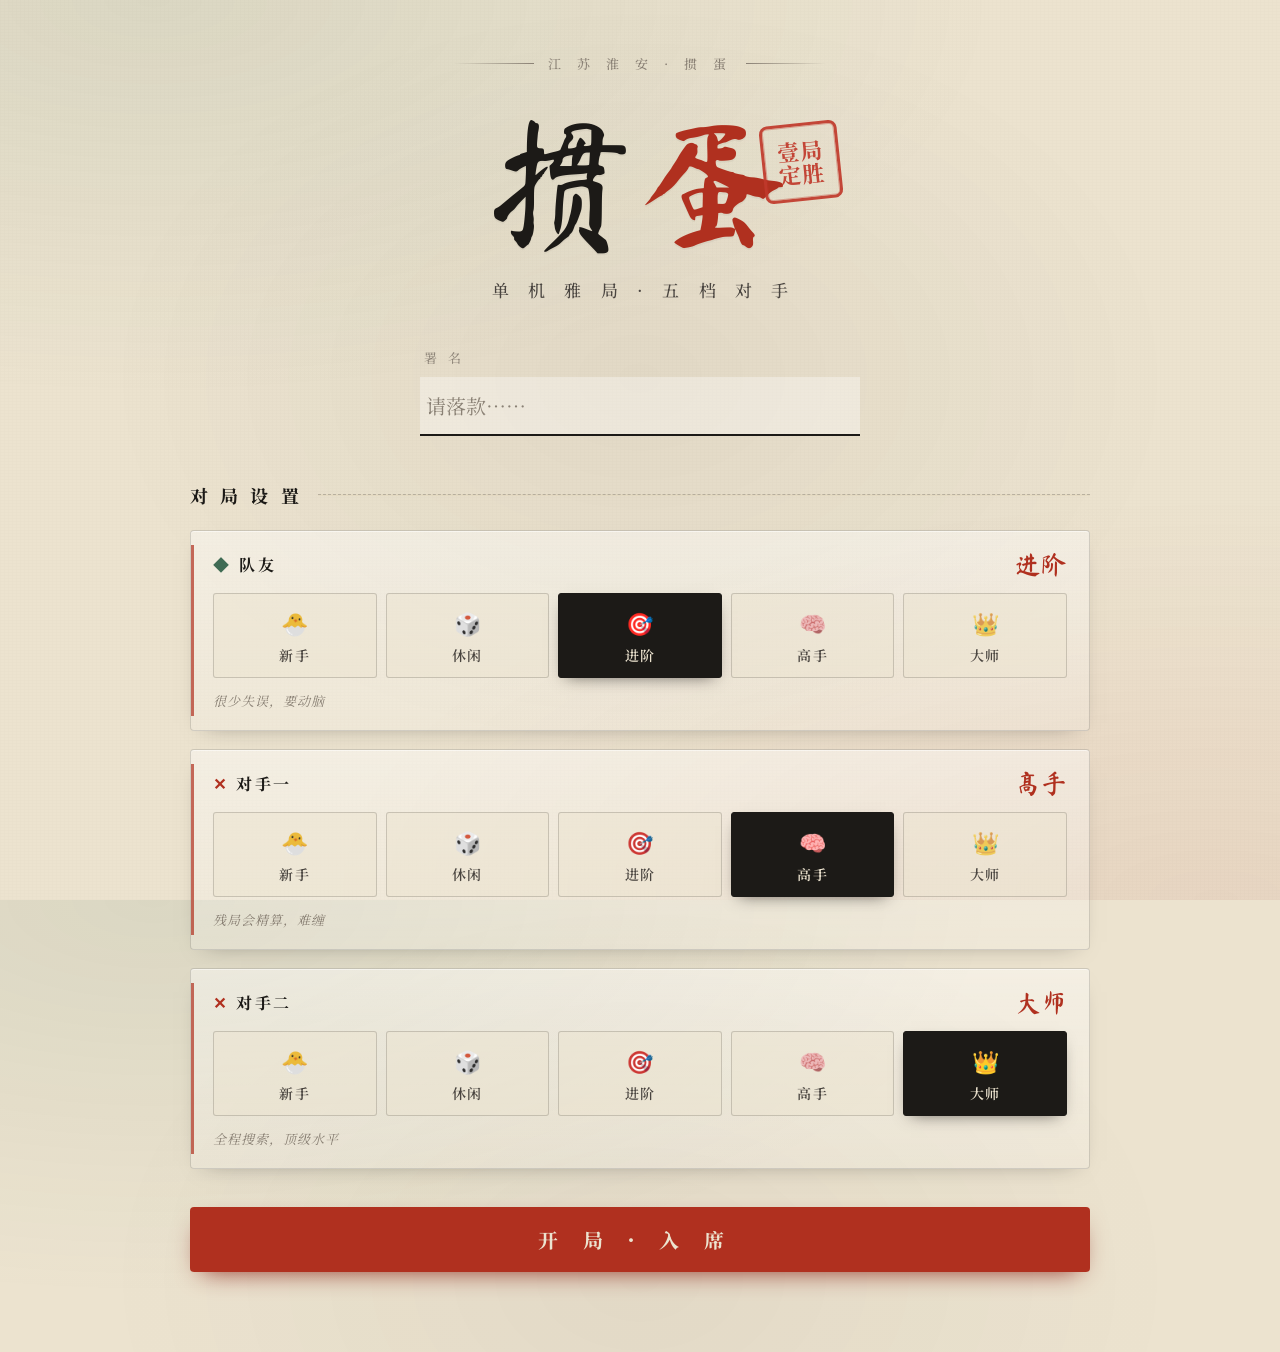
<file: design-audit/mockups/mockup-1-inkwash.html>
<!DOCTYPE html>
<html lang="zh">
<head>
<meta charset="UTF-8">
<meta name="viewport" content="width=device-width, initial-scale=1">
<title>掼蛋 · 墨韵</title>
<style>
@import url('https://fonts.googleapis.com/css2?family=Ma+Shan+Zheng&family=Noto+Serif+SC:wght@400;500;600;700;900&display=swap');

:root{
  --paper:#ece3cf;        /* 宣纸 */
  --paper-deep:#e2d6ba;
  --ink:#1c1a17;          /* 墨 */
  --ink-soft:#4a4540;
  --ink-faint:#8a8175;
  --cinnabar:#b0301f;     /* 朱砂 */
  --cinnabar-deep:#8c2418;
  --seal:#c0392b;
  --jade:#3f6b54;         /* 一点石青/墨绿做点缀 */
}
*{margin:0;padding:0;box-sizing:border-box}
html,body{height:100%}
body{
  font-family:'Noto Serif SC',serif;
  background:
    radial-gradient(120% 80% at 12% 0%, rgba(63,107,84,.10), transparent 55%),
    radial-gradient(140% 90% at 95% 100%, rgba(176,48,31,.08), transparent 50%),
    radial-gradient(60% 60% at 50% 42%, rgba(28,26,23,.05), transparent 70%),
    var(--paper);
  color:var(--ink);
  min-height:100%;
  position:relative;
  overflow-x:hidden;
}
/* 宣纸纤维纹理 */
body::before{
  content:"";position:fixed;inset:0;pointer-events:none;opacity:.5;
  background-image:
    repeating-linear-gradient(0deg, rgba(0,0,0,.012) 0 1px, transparent 1px 3px),
    repeating-linear-gradient(90deg, rgba(0,0,0,.012) 0 1px, transparent 1px 4px);
  mix-blend-mode:multiply;
}
/* 墨色卷轴边 */
.frame{
  position:relative;z-index:1;max-width:980px;margin:0 auto;padding:54px 40px 80px;
  min-height:100vh;display:flex;flex-direction:column;align-items:center;
}

/* 顶部一行小字 + 闲章 */
.tag{
  display:flex;align-items:center;gap:14px;align-self:stretch;justify-content:center;
  color:var(--ink-faint);font-size:13px;letter-spacing:.5em;font-weight:500;
  margin-bottom:42px;
}
.tag::before,.tag::after{content:"";height:1px;width:80px;background:linear-gradient(90deg,transparent,var(--ink-faint));}
.tag::after{transform:scaleX(-1)}

/* 标题 */
.hero{text-align:center;position:relative;margin-bottom:8px}
.hero .brand{
  font-family:'Ma Shan Zheng',cursive;
  font-size:148px;line-height:.92;color:var(--ink);
  letter-spacing:.04em;
  text-shadow:0 2px 0 rgba(0,0,0,.04);
}
.hero .brand .d2{color:var(--cinnabar)}
/* 朱砂印章 */
.seal{
  position:absolute;top:8px;right:calc(50% - 200px);
  width:78px;height:78px;border:3px solid var(--seal);border-radius:8px;
  display:flex;align-items:center;justify-content:center;flex-direction:column;
  color:var(--seal);font-weight:700;font-size:22px;line-height:1.05;
  transform:rotate(-6deg);
  box-shadow:inset 0 0 0 1px rgba(192,57,43,.4);
  font-family:'Noto Serif SC';letter-spacing:.05em;
  opacity:.92;
}
.subtitle{
  text-align:center;color:var(--ink-soft);font-size:17px;letter-spacing:.45em;
  margin:18px 0 46px;font-weight:500;padding-left:.45em;
}

/* 昵称 */
.field{width:min(440px,100%);margin-bottom:40px}
.field label{display:block;font-size:13px;color:var(--ink-faint);letter-spacing:.3em;margin:0 0 10px 4px}
.field input{
  width:100%;background:rgba(255,255,255,.35);border:none;border-bottom:2px solid var(--ink);
  padding:14px 6px;font-family:'Noto Serif SC';font-size:20px;color:var(--ink);
  outline:none;transition:.3s;
}
.field input::placeholder{color:var(--ink-faint)}
.field input:focus{border-color:var(--cinnabar);background:rgba(255,255,255,.55)}

/* 配置标题 */
.section-title{align-self:stretch;display:flex;align-items:center;gap:16px;margin:6px 0 22px;}
.section-title span{font-size:18px;font-weight:700;color:var(--ink);letter-spacing:.2em;white-space:nowrap}
.section-title::after{content:"";flex:1;height:1px;background:var(--paper-deep);border-top:1px dashed var(--ink-faint);opacity:.5}

/* 三个对手卡 */
.slots{align-self:stretch;display:grid;gap:18px}
.slot{
  background:linear-gradient(180deg, rgba(255,255,255,.42), rgba(255,255,255,.18));
  border:1px solid rgba(28,26,23,.16);
  border-radius:4px;padding:20px 22px;position:relative;
  box-shadow:0 1px 0 rgba(255,255,255,.5) inset, 0 8px 22px -16px rgba(28,26,23,.5);
}
.slot::before{content:"";position:absolute;left:0;top:14px;bottom:14px;width:3px;background:var(--cinnabar);opacity:.7}
.slot-head{display:flex;align-items:center;justify-content:space-between;margin-bottom:16px}
.role{font-size:16px;font-weight:700;letter-spacing:.15em;color:var(--ink)}
.role .mk{color:var(--jade);margin-right:8px}
.role.foe .mk{color:var(--cinnabar)}
.cur{font-family:'Ma Shan Zheng',cursive;font-size:26px;color:var(--cinnabar)}

.tiers{display:grid;grid-template-columns:repeat(5,1fr);gap:9px}
.tier{
  text-align:center;padding:13px 4px 11px;border:1px solid rgba(28,26,23,.18);
  border-radius:3px;background:rgba(236,227,207,.5);cursor:pointer;transition:.2s;
}
.tier .ic{font-size:22px;display:block;margin-bottom:5px;filter:grayscale(.3)}
.tier .nm{font-size:14px;font-weight:600;color:var(--ink-soft);letter-spacing:.1em}
.tier.on{
  background:var(--ink);border-color:var(--ink);
  box-shadow:0 6px 16px -8px rgba(28,26,23,.7);
}
.tier.on .nm{color:var(--paper)}
.tier.on .ic{filter:none}
.tier.on::after{content:"";position:absolute}
.desc{margin-top:13px;font-size:13px;color:var(--ink-faint);letter-spacing:.08em;font-style:italic}

/* 开始 */
.go{
  margin-top:38px;align-self:stretch;
  background:var(--cinnabar);color:var(--paper);
  border:none;padding:18px;border-radius:4px;cursor:pointer;
  font-family:'Noto Serif SC';font-size:20px;font-weight:700;letter-spacing:.5em;padding-left:.5em;
  box-shadow:0 10px 26px -12px var(--cinnabar-deep);transition:.25s;
  position:relative;overflow:hidden;
}
.go:hover{background:var(--cinnabar-deep);transform:translateY(-1px)}
.go .seal-s{font-family:'Ma Shan Zheng';font-size:24px}
</style>
</head>
<body>
<div class="frame">
  <div class="tag">江 苏 淮 安 · 掼 蛋</div>

  <div class="hero">
    <div class="seal">壹局<br>定胜</div>
    <div class="brand">掼<span class="d2">蛋</span></div>
  </div>
  <div class="subtitle">单 机 雅 局 · 五 档 对 手</div>

  <div class="field">
    <label>署 名</label>
    <input placeholder="请落款……">
  </div>

  <div class="section-title"><span>对 局 设 置</span></div>

  <div class="slots">
    <div class="slot">
      <div class="slot-head"><div class="role"><span class="mk">◆</span>队友</div><div class="cur">进阶</div></div>
      <div class="tiers">
        <div class="tier"><span class="ic">🐣</span><span class="nm">新手</span></div>
        <div class="tier"><span class="ic">🎲</span><span class="nm">休闲</span></div>
        <div class="tier on"><span class="ic">🎯</span><span class="nm">进阶</span></div>
        <div class="tier"><span class="ic">🧠</span><span class="nm">高手</span></div>
        <div class="tier"><span class="ic">👑</span><span class="nm">大师</span></div>
      </div>
      <div class="desc">很少失误，要动脑</div>
    </div>

    <div class="slot">
      <div class="slot-head"><div class="role foe"><span class="mk">✕</span>对手一</div><div class="cur">高手</div></div>
      <div class="tiers">
        <div class="tier"><span class="ic">🐣</span><span class="nm">新手</span></div>
        <div class="tier"><span class="ic">🎲</span><span class="nm">休闲</span></div>
        <div class="tier"><span class="ic">🎯</span><span class="nm">进阶</span></div>
        <div class="tier on"><span class="ic">🧠</span><span class="nm">高手</span></div>
        <div class="tier"><span class="ic">👑</span><span class="nm">大师</span></div>
      </div>
      <div class="desc">残局会精算，难缠</div>
    </div>

    <div class="slot">
      <div class="slot-head"><div class="role foe"><span class="mk">✕</span>对手二</div><div class="cur">大师</div></div>
      <div class="tiers">
        <div class="tier"><span class="ic">🐣</span><span class="nm">新手</span></div>
        <div class="tier"><span class="ic">🎲</span><span class="nm">休闲</span></div>
        <div class="tier"><span class="ic">🎯</span><span class="nm">进阶</span></div>
        <div class="tier"><span class="ic">🧠</span><span class="nm">高手</span></div>
        <div class="tier on"><span class="ic">👑</span><span class="nm">大师</span></div>
      </div>
      <div class="desc">全程搜索，顶级水平</div>
    </div>
  </div>

  <button class="go">开 局 <span class="seal-s">·</span> 入 席</button>
</div>
</body>
</html>
</file>
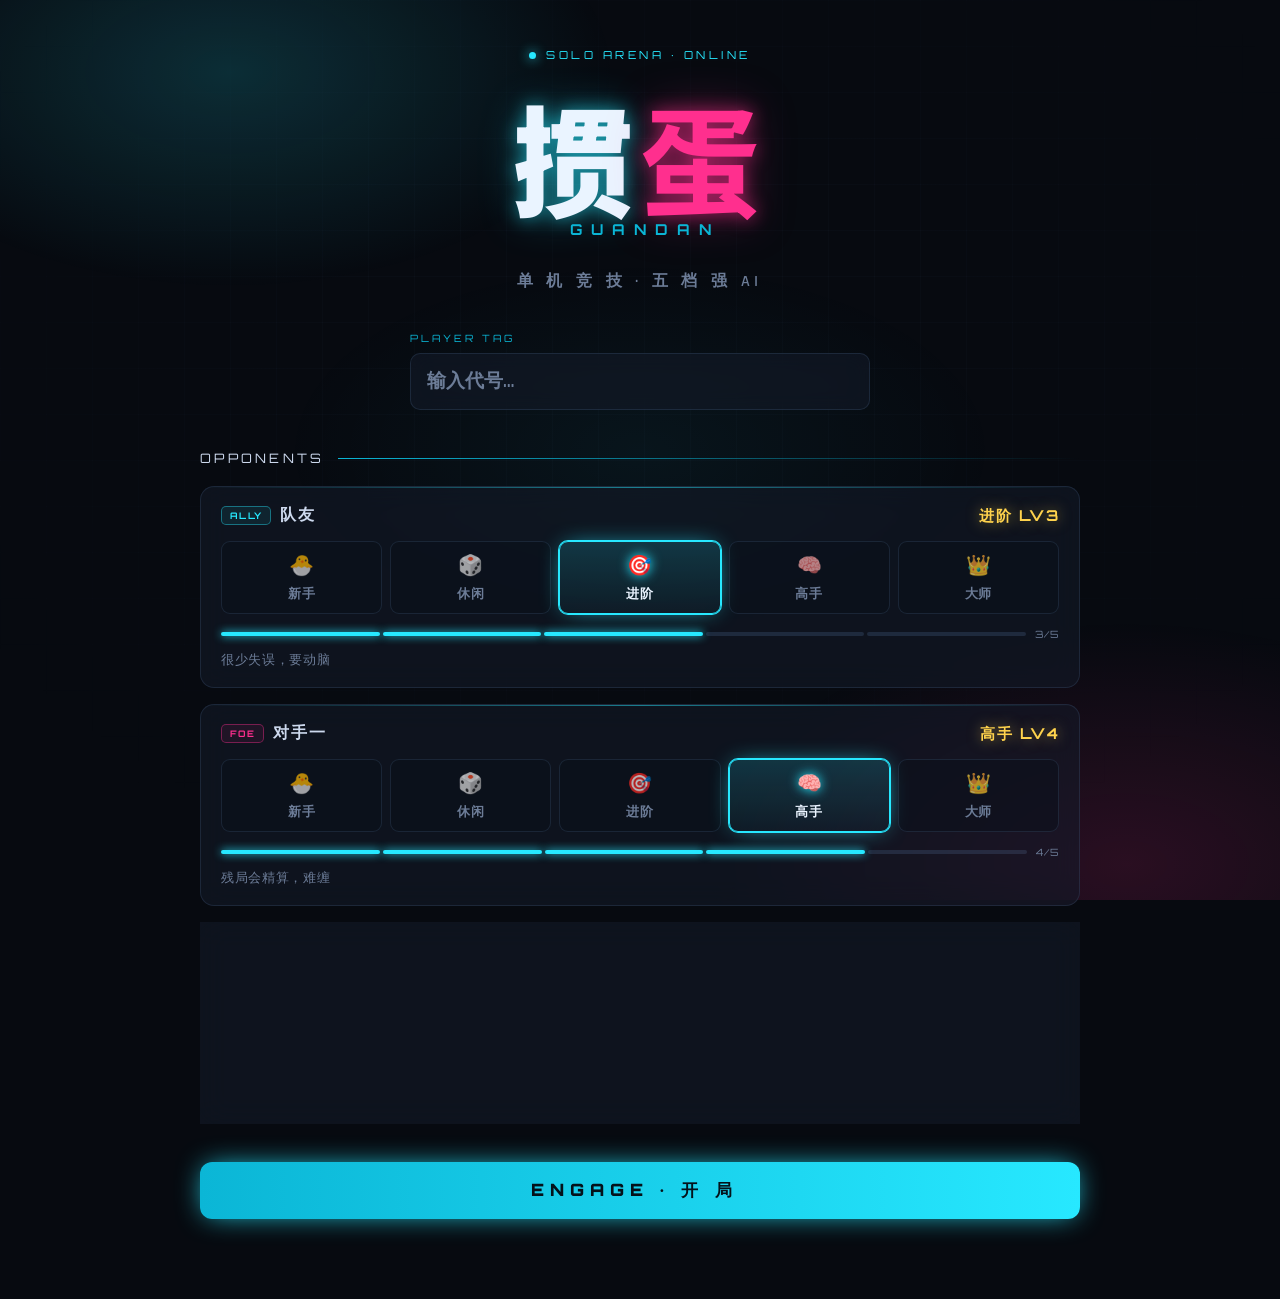
<file: design-audit/mockups/mockup-2-neon.html>
<!DOCTYPE html>
<html lang="zh">
<head>
<meta charset="UTF-8">
<meta name="viewport" content="width=device-width, initial-scale=1">
<title>掼蛋 · 夜局</title>
<style>
@import url('https://fonts.googleapis.com/css2?family=Orbitron:wght@500;700;900&family=Rajdhani:wght@400;500;600;700&family=Noto+Sans+SC:wght@500;700;900&display=swap');

:root{
  --bg:#070a10;
  --bg2:#0d121c;
  --panel:rgba(20,28,42,.55);
  --line:rgba(120,160,220,.14);
  --cyan:#27e8ff;
  --cyan-dim:#0bb6d6;
  --mag:#ff2f8e;
  --gold:#ffd34d;
  --txt:#cdd9ee;
  --txt-dim:#6c7c97;
}
*{margin:0;padding:0;box-sizing:border-box}
html,body{height:100%}
body{
  font-family:'Rajdhani','Noto Sans SC',sans-serif;
  background:var(--bg);color:var(--txt);min-height:100%;overflow-x:hidden;position:relative;
}
/* 霓虹光晕 + 网格 */
body::before{
  content:"";position:fixed;inset:0;pointer-events:none;
  background:
    radial-gradient(50% 40% at 18% 8%, rgba(39,232,255,.16), transparent 60%),
    radial-gradient(55% 45% at 88% 96%, rgba(255,47,142,.14), transparent 60%),
    radial-gradient(40% 30% at 50% 50%, rgba(39,232,255,.05), transparent 70%);
}
body::after{
  content:"";position:fixed;inset:0;pointer-events:none;opacity:.5;
  background-image:
    linear-gradient(rgba(120,160,220,.05) 1px, transparent 1px),
    linear-gradient(90deg, rgba(120,160,220,.05) 1px, transparent 1px);
  background-size:46px 46px;
  mask-image:radial-gradient(80% 80% at 50% 40%, #000 30%, transparent 80%);
}
.frame{position:relative;z-index:1;max-width:960px;margin:0 auto;padding:48px 40px 80px;display:flex;flex-direction:column;align-items:center}

.status{
  display:flex;align-items:center;gap:10px;font-family:'Orbitron';font-size:11px;letter-spacing:.32em;
  color:var(--cyan);margin-bottom:40px;text-transform:uppercase;
}
.status .dot{width:7px;height:7px;border-radius:50%;background:var(--cyan);box-shadow:0 0 12px var(--cyan)}

/* 标题 */
.hero{text-align:center;margin-bottom:6px;position:relative}
.hero .cn{
  font-family:'Noto Sans SC';font-weight:900;font-size:120px;line-height:.9;letter-spacing:.06em;
  color:#eaf4ff;
  text-shadow:0 0 18px rgba(39,232,255,.55), 0 0 42px rgba(39,232,255,.3);
}
.hero .cn b{color:var(--mag);text-shadow:0 0 18px rgba(255,47,142,.6),0 0 46px rgba(255,47,142,.34)}
.hero .en{
  font-family:'Orbitron';font-weight:700;font-size:15px;letter-spacing:.6em;color:var(--cyan-dim);
  margin-top:10px;padding-left:.6em;
}
.sub{font-family:'Rajdhani';font-weight:600;font-size:16px;letter-spacing:.3em;color:var(--txt-dim);margin:26px 0 40px}

/* 昵称 */
.field{width:min(460px,100%);margin-bottom:36px;position:relative}
.field .lab{font-family:'Orbitron';font-size:10px;letter-spacing:.3em;color:var(--cyan-dim);margin-bottom:9px;text-transform:uppercase}
.field input{
  width:100%;background:var(--panel);border:1px solid var(--line);border-radius:10px;
  padding:15px 16px;color:var(--txt);font-family:'Rajdhani';font-weight:600;font-size:19px;
  outline:none;backdrop-filter:blur(10px);transition:.25s;
}
.field input::placeholder{color:var(--txt-dim)}
.field input:focus{border-color:var(--cyan);box-shadow:0 0 0 1px var(--cyan),0 0 22px -6px var(--cyan)}

.section{align-self:stretch;display:flex;align-items:center;gap:14px;margin:4px 0 20px}
.section .t{font-family:'Orbitron';font-size:13px;letter-spacing:.25em;color:var(--txt);text-transform:uppercase}
.section .ln{flex:1;height:1px;background:linear-gradient(90deg,var(--cyan-dim),transparent)}

.slots{align-self:stretch;display:grid;gap:16px}
.slot{
  background:var(--panel);border:1px solid var(--line);border-radius:14px;padding:18px 20px;
  backdrop-filter:blur(14px);position:relative;overflow:hidden;
}
.slot::before{content:"";position:absolute;top:0;left:0;right:0;height:1px;background:linear-gradient(90deg,transparent,var(--cyan),transparent);opacity:.5}
.slot-head{display:flex;align-items:center;justify-content:space-between;margin-bottom:15px}
.role{font-family:'Rajdhani';font-weight:700;font-size:16px;letter-spacing:.12em;color:var(--txt);display:flex;align-items:center;gap:9px}
.role .chip{font-family:'Orbitron';font-size:9px;padding:3px 8px;border-radius:5px;letter-spacing:.15em;border:1px solid;}
.role.ally .chip{color:var(--cyan);border-color:rgba(39,232,255,.4);background:rgba(39,232,255,.08)}
.role.foe .chip{color:var(--mag);border-color:rgba(255,47,142,.4);background:rgba(255,47,142,.08)}
.cur{font-family:'Orbitron';font-size:15px;font-weight:700;color:var(--gold);letter-spacing:.1em;text-shadow:0 0 14px rgba(255,211,77,.5)}

.tiers{display:grid;grid-template-columns:repeat(5,1fr);gap:8px}
.tier{
  text-align:center;padding:11px 4px 9px;border:1px solid var(--line);border-radius:9px;
  background:rgba(10,16,26,.5);cursor:pointer;transition:.2s;position:relative;
}
.tier .ic{font-size:20px;display:block;margin-bottom:4px;opacity:.7}
.tier .nm{font-family:'Rajdhani';font-weight:600;font-size:13px;letter-spacing:.06em;color:var(--txt-dim)}
.tier.on{
  border-color:var(--cyan);background:linear-gradient(180deg,rgba(39,232,255,.16),rgba(39,232,255,.04));
  box-shadow:0 0 0 1px var(--cyan),0 0 24px -8px var(--cyan);
}
.tier.on .nm{color:#eaf4ff}
.tier.on .ic{opacity:1;filter:drop-shadow(0 0 6px var(--cyan))}
/* 等级条 */
.bar{display:flex;gap:3px;margin-top:14px;align-items:center}
.bar .seg{height:4px;flex:1;border-radius:2px;background:rgba(120,160,220,.16)}
.bar .seg.f{background:var(--cyan);box-shadow:0 0 8px var(--cyan)}
.bar .seg.f.hi{background:var(--mag);box-shadow:0 0 8px var(--mag)}
.bar .pct{font-family:'Orbitron';font-size:10px;color:var(--txt-dim);margin-left:6px;letter-spacing:.1em}
.desc{margin-top:11px;font-family:'Rajdhani';font-weight:500;font-size:13px;color:var(--txt-dim);letter-spacing:.05em}

.go{
  margin-top:38px;align-self:stretch;cursor:pointer;
  background:linear-gradient(90deg,var(--cyan-dim),var(--cyan));color:#04121a;
  border:none;padding:17px;border-radius:12px;
  font-family:'Orbitron';font-weight:900;font-size:17px;letter-spacing:.35em;padding-left:.35em;
  box-shadow:0 0 28px -6px var(--cyan);transition:.25s;text-transform:uppercase;
}
.go:hover{box-shadow:0 0 40px -4px var(--cyan);transform:translateY(-1px)}
</style>
</head>
<body>
<div class="frame">
  <div class="status"><span class="dot"></span>SOLO ARENA · ONLINE</div>

  <div class="hero">
    <div class="cn">掼<b>蛋</b></div>
    <div class="en">GUANDAN</div>
  </div>
  <div class="sub">单 机 竞 技 · 五 档 强 AI</div>

  <div class="field">
    <div class="lab">PLAYER TAG</div>
    <input placeholder="输入代号…">
  </div>

  <div class="section"><span class="t">Opponents</span><span class="ln"></span></div>

  <div class="slots">
    <div class="slot">
      <div class="slot-head"><div class="role ally"><span class="chip">ALLY</span>队友</div><div class="cur">进阶 LV3</div></div>
      <div class="tiers">
        <div class="tier"><span class="ic">🐣</span><span class="nm">新手</span></div>
        <div class="tier"><span class="ic">🎲</span><span class="nm">休闲</span></div>
        <div class="tier on"><span class="ic">🎯</span><span class="nm">进阶</span></div>
        <div class="tier"><span class="ic">🧠</span><span class="nm">高手</span></div>
        <div class="tier"><span class="ic">👑</span><span class="nm">大师</span></div>
      </div>
      <div class="bar"><span class="seg f"></span><span class="seg f"></span><span class="seg f"></span><span class="seg"></span><span class="seg"></span><span class="pct">3/5</span></div>
      <div class="desc">很少失误，要动脑</div>
    </div>

    <div class="slot">
      <div class="slot-head"><div class="role foe"><span class="chip">FOE</span>对手一</div><div class="cur">高手 LV4</div></div>
      <div class="tiers">
        <div class="tier"><span class="ic">🐣</span><span class="nm">新手</span></div>
        <div class="tier"><span class="ic">🎲</span><span class="nm">休闲</span></div>
        <div class="tier"><span class="ic">🎯</span><span class="nm">进阶</span></div>
        <div class="tier on"><span class="ic">🧠</span><span class="nm">高手</span></div>
        <div class="tier"><span class="ic">👑</span><span class="nm">大师</span></div>
      </div>
      <div class="bar"><span class="seg f"></span><span class="seg f"></span><span class="seg f"></span><span class="seg f"></span><span class="seg"></span><span class="pct">4/5</span></div>
      <div class="desc">残局会精算，难缠</div>
    </div>

    <div class="slot">
      <div class="slot-head"><div class="role foe"><span class="chip">FOE</span>对手二</div><div class="cur">大师 LV5</div></div>
      <div class="tiers">
        <div class="tier"><span class="ic">🐣</span><span class="nm">新手</span></div>
        <div class="tier"><span class="ic">🎲</span><span class="nm">休闲</span></div>
        <div class="tier"><span class="ic">🎯</span><span class="nm">进阶</span></div>
        <div class="tier"><span class="ic">🧠</span><span class="nm">高手</span></div>
        <div class="tier on"><span class="ic">👑</span><span class="nm">大师</span></div>
      </div>
      <div class="bar"><span class="seg f"></span><span class="seg f"></span><span class="seg f"></span><span class="seg f"></span><span class="seg f hi"></span><span class="pct">5/5</span></div>
      <div class="desc">全程搜索，顶级水平</div>
    </div>
  </div>

  <button class="go">ENGAGE · 开 局</button>
</div>
</body>
</html>
</file>
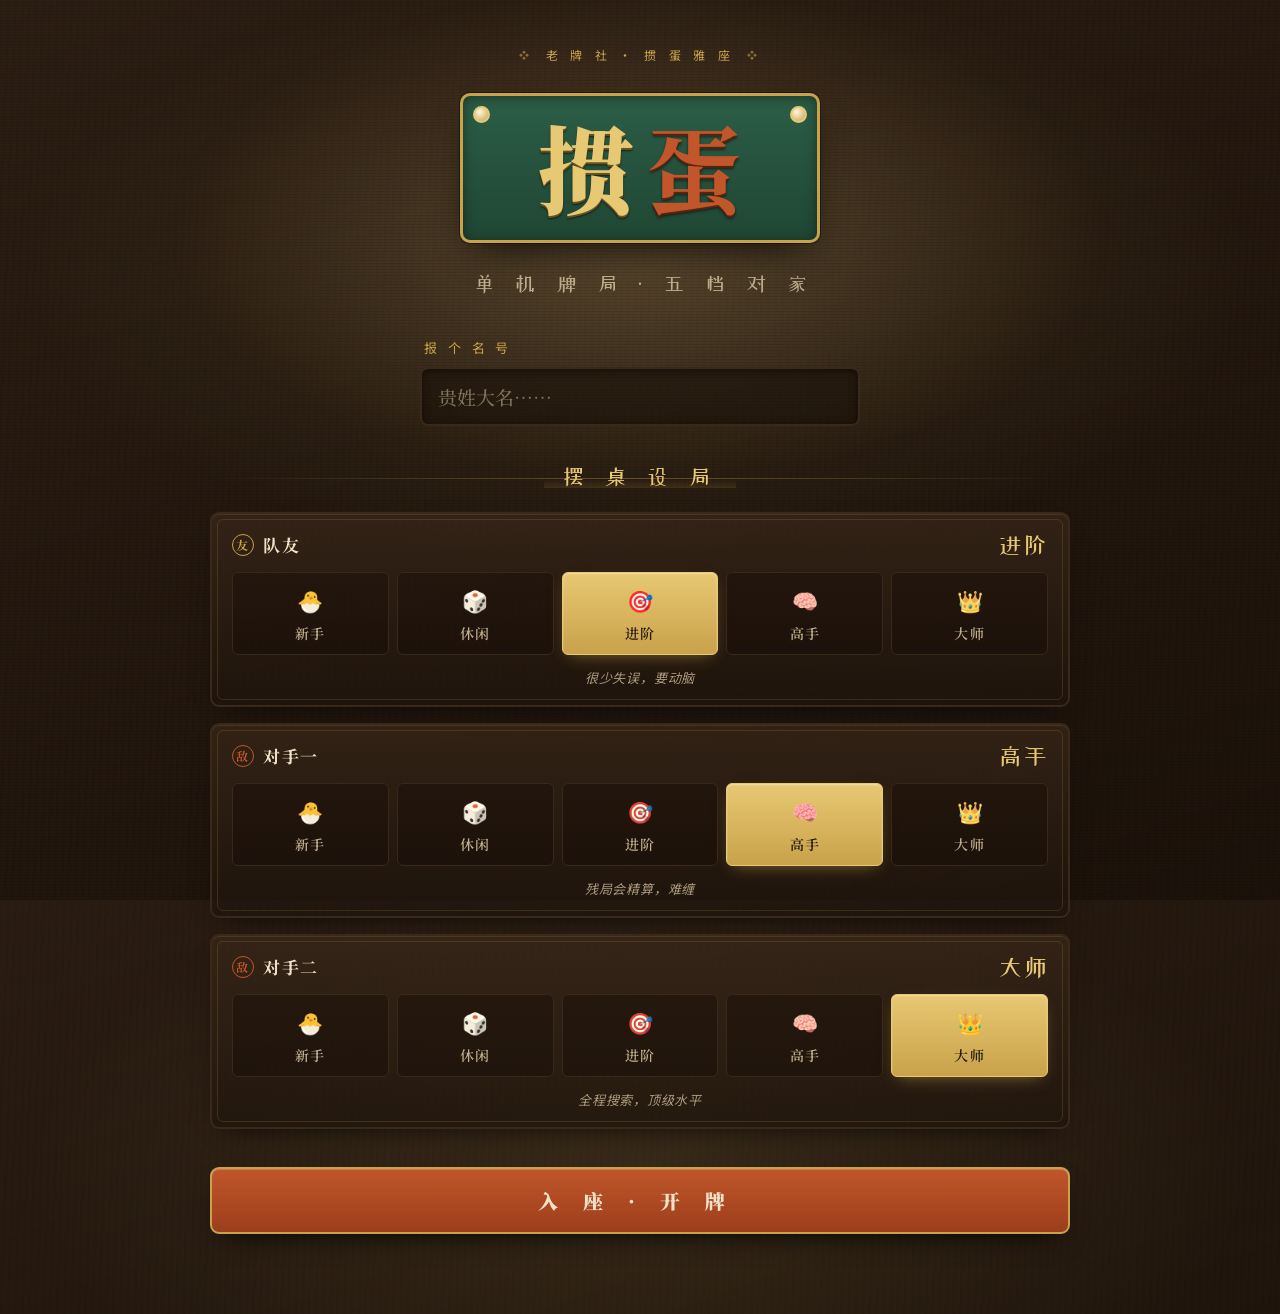
<file: design-audit/mockups/mockup-3-parlor.html>
<!DOCTYPE html>
<html lang="zh">
<head>
<meta charset="UTF-8">
<meta name="viewport" content="width=device-width, initial-scale=1">
<title>掼蛋 · 牌社</title>
<style>
@import url('https://fonts.googleapis.com/css2?family=ZCOOL+XiaoWei&family=Noto+Serif+SC:wght@500;700;900&family=Noto+Sans+SC:wght@400;500;700&display=swap');

:root{
  --wood:#2a1c12;          /* 胡桃木 */
  --wood2:#3a281a;
  --felt:#1f4634;          /* 绿呢 */
  --felt-lit:#2c5e46;
  --brass:#c9a24a;         /* 黄铜 */
  --brass-lit:#e7c873;
  --cream:#efe2c6;         /* 暖米 */
  --cream-dim:#bfae8e;
  --ember:#c0562a;         /* 暖橙红 */
  --ink:#241a12;
}
*{margin:0;padding:0;box-sizing:border-box}
html,body{height:100%}
body{
  font-family:'Noto Sans SC',sans-serif;color:var(--cream);min-height:100%;overflow-x:hidden;position:relative;
  background:
    radial-gradient(80% 55% at 50% 30%, rgba(231,200,115,.10), transparent 60%),
    repeating-linear-gradient(92deg, rgba(0,0,0,.05) 0 3px, transparent 3px 7px),
    linear-gradient(160deg, #34241700, #1a1109),
    var(--wood);
}
/* 暖光聚光 + 木纹 */
body::before{
  content:"";position:fixed;inset:0;pointer-events:none;
  background:radial-gradient(60% 45% at 50% 26%, rgba(255,220,150,.14), transparent 62%);
}
/* 颗粒 */
body::after{
  content:"";position:fixed;inset:0;pointer-events:none;opacity:.05;mix-blend-mode:overlay;
  background-image:repeating-conic-gradient(#fff 0 0.0006turn, #000 0.0006turn 0.0012turn);background-size:3px 3px;
}
.frame{position:relative;z-index:1;max-width:940px;margin:0 auto;padding:46px 40px 80px;display:flex;flex-direction:column;align-items:center}

.tag{font-size:12px;letter-spacing:.4em;color:var(--brass);margin-bottom:30px;display:flex;align-items:center;gap:12px}
.tag::before,.tag::after{content:"❖";color:var(--brass);opacity:.6;font-size:10px}

/* 牌匾标题 */
.plaque{
  position:relative;background:linear-gradient(180deg,var(--felt-lit),var(--felt));
  border:3px solid var(--brass);border-radius:10px;padding:22px 64px 26px;text-align:center;
  box-shadow:0 0 0 1px rgba(0,0,0,.4),0 16px 40px -18px #000, inset 0 2px 12px rgba(0,0,0,.4);
  margin-bottom:8px;
}
.plaque::before,.plaque::after{content:"";position:absolute;width:13px;height:13px;border:2px solid var(--brass-lit);border-radius:50%;background:radial-gradient(circle at 35% 30%,#fff6dd,var(--brass));top:10px}
.plaque::before{left:10px}.plaque::after{right:10px}
.plaque .brand{
  font-family:'Noto Serif SC';font-weight:900;font-size:96px;line-height:1;letter-spacing:.12em;padding-left:.12em;
  color:var(--brass-lit);
  text-shadow:0 2px 0 #6b4f1f,0 3px 2px rgba(0,0,0,.6);
}
.plaque .brand b{color:var(--ember);text-shadow:0 2px 0 #5a2210,0 3px 3px rgba(0,0,0,.6)}
.sub{font-family:'ZCOOL XiaoWei';font-size:20px;letter-spacing:.4em;color:var(--cream-dim);margin:22px 0 42px;padding-left:.4em}

/* 昵称 */
.field{width:min(440px,100%);margin-bottom:38px}
.field label{display:block;font-size:13px;color:var(--brass);letter-spacing:.3em;margin:0 0 10px 4px}
.field .wrap{position:relative;background:rgba(20,12,6,.5);border:2px solid var(--wood2);border-radius:8px;box-shadow:inset 0 2px 8px rgba(0,0,0,.5)}
.field input{
  width:100%;background:transparent;border:none;padding:14px 16px;color:var(--cream);
  font-family:'Noto Serif SC';font-weight:500;font-size:19px;outline:none;
}
.field input::placeholder{color:var(--cream-dim);opacity:.6}
.field .wrap:focus-within{border-color:var(--brass)}

.section{align-self:stretch;text-align:center;margin:2px 0 22px;position:relative}
.section span{font-family:'ZCOOL XiaoWei';font-size:22px;letter-spacing:.3em;color:var(--brass-lit);background:linear-gradient(180deg,transparent 60%,rgba(201,162,74,.15));padding:0 18px}
.section::before{content:"";position:absolute;left:0;right:0;top:50%;height:1px;background:linear-gradient(90deg,transparent,var(--brass),transparent);opacity:.4;z-index:-1}

.slots{align-self:stretch;display:grid;gap:16px}
.slot{
  background:
    linear-gradient(180deg, rgba(58,40,26,.7), rgba(30,20,12,.7));
  border:2px solid var(--wood2);border-radius:9px;padding:18px 20px;position:relative;
  box-shadow:0 10px 26px -16px #000, inset 0 1px 0 rgba(231,200,115,.12);
}
.slot::before{content:"";position:absolute;inset:5px;border:1px solid rgba(201,162,74,.18);border-radius:6px;pointer-events:none}
.slot-head{display:flex;align-items:center;justify-content:space-between;margin-bottom:15px}
.role{font-family:'Noto Serif SC';font-weight:700;font-size:17px;letter-spacing:.1em;color:var(--cream);display:flex;align-items:center;gap:9px}
.role .mk{width:22px;height:22px;display:inline-flex;align-items:center;justify-content:center;border-radius:50%;border:1.5px solid var(--brass);font-size:12px;color:var(--brass)}
.role.foe .mk{border-color:var(--ember);color:var(--ember)}
.cur{font-family:'ZCOOL XiaoWei';font-size:24px;color:var(--brass-lit)}

.tiers{display:grid;grid-template-columns:repeat(5,1fr);gap:8px}
.tier{
  text-align:center;padding:12px 4px 10px;border:1px solid var(--wood2);border-radius:6px;
  background:rgba(20,12,6,.4);cursor:pointer;transition:.2s;
}
.tier .ic{font-size:21px;display:block;margin-bottom:5px;filter:sepia(.3)}
.tier .nm{font-family:'Noto Serif SC';font-weight:600;font-size:14px;color:var(--cream-dim);letter-spacing:.08em}
.tier.on{
  background:linear-gradient(180deg,var(--brass-lit),var(--brass));border-color:var(--brass-lit);
  box-shadow:0 6px 16px -8px rgba(201,162,74,.7),inset 0 1px 2px rgba(255,255,255,.4);
}
.tier.on .nm{color:var(--ink)}
.tier.on .ic{filter:none}
.desc{margin-top:13px;font-size:13px;color:var(--cream-dim);letter-spacing:.06em;text-align:center;font-style:italic;opacity:.85}

.go{
  margin-top:38px;align-self:stretch;cursor:pointer;
  background:linear-gradient(180deg,var(--ember),#9c3e1c);color:var(--cream);
  border:2px solid var(--brass);padding:17px;border-radius:9px;
  font-family:'Noto Serif SC';font-weight:900;font-size:20px;letter-spacing:.5em;padding-left:.5em;
  box-shadow:0 12px 30px -14px #000, inset 0 1px 0 rgba(255,255,255,.2);transition:.25s;
}
.go:hover{filter:brightness(1.08);transform:translateY(-1px)}
</style>
</head>
<body>
<div class="frame">
  <div class="tag">老 牌 社 · 掼 蛋 雅 座</div>

  <div class="plaque">
    <div class="brand">掼<b>蛋</b></div>
  </div>
  <div class="sub">单 机 牌 局 · 五 档 对 家</div>

  <div class="field">
    <label>报 个 名 号</label>
    <div class="wrap"><input placeholder="贵姓大名……"></div>
  </div>

  <div class="section"><span>摆 桌 设 局</span></div>

  <div class="slots">
    <div class="slot">
      <div class="slot-head"><div class="role"><span class="mk">友</span>队友</div><div class="cur">进阶</div></div>
      <div class="tiers">
        <div class="tier"><span class="ic">🐣</span><span class="nm">新手</span></div>
        <div class="tier"><span class="ic">🎲</span><span class="nm">休闲</span></div>
        <div class="tier on"><span class="ic">🎯</span><span class="nm">进阶</span></div>
        <div class="tier"><span class="ic">🧠</span><span class="nm">高手</span></div>
        <div class="tier"><span class="ic">👑</span><span class="nm">大师</span></div>
      </div>
      <div class="desc">很少失误，要动脑</div>
    </div>

    <div class="slot">
      <div class="slot-head"><div class="role foe"><span class="mk">敌</span>对手一</div><div class="cur">高手</div></div>
      <div class="tiers">
        <div class="tier"><span class="ic">🐣</span><span class="nm">新手</span></div>
        <div class="tier"><span class="ic">🎲</span><span class="nm">休闲</span></div>
        <div class="tier"><span class="ic">🎯</span><span class="nm">进阶</span></div>
        <div class="tier on"><span class="ic">🧠</span><span class="nm">高手</span></div>
        <div class="tier"><span class="ic">👑</span><span class="nm">大师</span></div>
      </div>
      <div class="desc">残局会精算，难缠</div>
    </div>

    <div class="slot">
      <div class="slot-head"><div class="role foe"><span class="mk">敌</span>对手二</div><div class="cur">大师</div></div>
      <div class="tiers">
        <div class="tier"><span class="ic">🐣</span><span class="nm">新手</span></div>
        <div class="tier"><span class="ic">🎲</span><span class="nm">休闲</span></div>
        <div class="tier"><span class="ic">🎯</span><span class="nm">进阶</span></div>
        <div class="tier"><span class="ic">🧠</span><span class="nm">高手</span></div>
        <div class="tier on"><span class="ic">👑</span><span class="nm">大师</span></div>
      </div>
      <div class="desc">全程搜索，顶级水平</div>
    </div>
  </div>

  <button class="go">入 座 · 开 牌</button>
</div>
</body>
</html>
</file>
<file: css/tokens.css>
/* ============================================================================
 * 掼蛋游戏 · 设计 Token 系统
 * 版本：v1.0 · 阶段 0 (基础设施)
 *
 * 来源：design-audit/DESIGN_TOKENS.md（设计宪法）
 * 性质：所有视觉决策的唯一数值来源。组件 CSS 通过 var(--token) 引用，
 *       禁止在组件中硬编码颜色/间距/时长等数值。
 *
 * 加载顺序：必须先于 style.css 加载，让现有 style.css 的 :root 覆盖
 *           本文件中的同名 token，从而在阶段 0 保持视觉不变。
 *           后续阶段会逐步替换 style.css 中的硬编码为这里的 token 引用。
 * ========================================================================== */

:root {
  /* ──────────────────────────────────────────────────────────────────────
   * 一、基底色（Surface）
   * ────────────────────────────────────────────────────────────────────── */
  --surface-felt-main:        #1A1D22;                  /* 桌面主色 */
  --surface-felt-stage:       #20242A;                  /* 桌面中央出牌舞台（比主色亮 8%）*/
  --surface-felt-edge:        #0C0E11;                  /* 桌面边缘渐变终点（径向渐变压暗）*/
  --surface-card:             #F6F1E4;                  /* 卡牌底色（轻微暖白，非纯白）*/
  --surface-panel:            rgba(20, 22, 27, 0.88);   /* HUD 面板/弹窗背景 */
  --surface-panel-border:     rgba(198, 161, 91, 0.18);/* 面板边框描边 */

  /* ──────────────────────────────────────────────────────────────────────
   * 二、阵营色（Faction）⭐ 解决 P2 阵营感知问题
   * ────────────────────────────────────────────────────────────────────── */
  /* 我方 / 队友（暖琥珀系）*/
  --faction-ally-primary:     #C6A15B;                  /* 队友头像边框（激活）、回合指示器 */
  --faction-ally-highlight:   #E8DCC2;                  /* 激活光晕外圈、悬停高亮 */
  --faction-ally-muted:       #8A7F50;                  /* 非激活态队友标识 */
  --faction-ally-glow:        rgba(198, 161, 91, 0.45); /* 回合指示光晕扩散色 */

  /* 对手（冷钢蓝系）*/
  --faction-opp-primary:      #4E8C7A;                  /* 对手头像边框（激活）*/
  --faction-opp-highlight:    #5FA890;                  /* 对手回合激活光晕 */
  --faction-opp-muted:        #355F52;                  /* 非激活态对手标识 */
  --faction-opp-glow:         rgba(78, 140, 122, 0.40); /* 对手回合光晕扩散色 */

  /* 中立 / 系统 */
  --faction-neutral-primary:  #7A9BAE;                  /* 系统消息、发牌提示 */
  --faction-neutral-muted:    #4A6070;                  /* 弱化系统信息 */

  /* ──────────────────────────────────────────────────────────────────────
   * 三、语义色（Semantic）
   * ────────────────────────────────────────────────────────────────────── */
  --semantic-primary:         #B3392C;                  /* 主 CTA（出牌按钮）填充色 */
  --semantic-primary-hover:   #D24A3B;                  /* 主 CTA 悬停态 */
  --semantic-primary-pressed: #8F291F;                  /* 主 CTA 按下态 */

  --semantic-secondary:       #3D6B8A;                  /* 次要操作（不出）填充色 */
  --semantic-secondary-hover: #587E90;                  /* 次要操作悬停态 */

  --semantic-tertiary:        rgba(255, 255, 255, 0.08);/* 辅助按钮（提示、理牌）填充 */
  --semantic-tertiary-border: rgba(255, 255, 255, 0.18);/* 辅助按钮描边 */

  --semantic-warning:         #B3392C;                  /* 炸弹提示、紧急提醒 */
  --semantic-success:         #4E8C7A;                  /* 出牌成功、升级提示 */
  --semantic-info:            #7A9BAE;                  /* 一般系统信息 */
  --semantic-danger:          #C0392B;                  /* 即将超时、对手炸弹警告 */

  /* ──────────────────────────────────────────────────────────────────────
   * 四、花色色（Suit）—— 经过补色振动调整
   * ────────────────────────────────────────────────────────────────────── */
  --suit-red:                 #E02828;                  /* ♥♦ 在桌面绿底上 */
  --suit-black:               #1C1C2E;                  /* ♠♣ 在桌面绿底上 */
  --suit-red-on-card:         #CC2222;                  /* ♥♦ 在卡牌白底上（略深一档）*/
  --suit-black-on-card:       #1C1C2E;                  /* ♠♣ 在卡牌白底上 */

  /* ──────────────────────────────────────────────────────────────────────
   * 五、文字色（Text）
   *    注：style.css 中已存在同名 --text-primary / --text-secondary / --text-muted，
   *        在阶段 0 由 style.css 覆盖以保持现状；后续阶段会逐步切换到本数值。
   * ────────────────────────────────────────────────────────────────────── */
  --text-primary:             #E9E0CF;                  /* 面板上的主要文字 */
  --text-secondary:           #CDBFA6;                  /* 次要信息（玩家名、状态）*/
  --text-muted:               #9A8F78;                  /* 弱化文字（系统提示、历史）*/
  --text-inverse:             #1A2E1E;                  /* 浅色背景上的深色文字 */
  --text-on-primary-btn:      #FBEEDE;                  /* 金色按钮上的文字（深色）*/
  --text-on-secondary-btn:    #EEF2EE;                  /* 蓝色按钮上的文字 */
  --text-on-tertiary-btn:     rgba(255, 255, 255, 0.75);/* 透明按钮上的文字 */

  /* ──────────────────────────────────────────────────────────────────────
   * 六、间距系统（Spacing）—— 8px 基准等比
   * ────────────────────────────────────────────────────────────────────── */
  --space-xs:                 4px;                      /* 图标-文字、徽章内 */
  --space-sm:                 8px;                      /* 卡牌内缩、行内元素 */
  --space-md:                 16px;                     /* 按钮水平内边距、卡牌错位量 */
  --space-lg:                 24px;                     /* 玩家位卡内 padding、HUD 内分区 */
  --space-xl:                 32px;                     /* 操作区与手牌区分隔 */
  --space-2xl:                48px;                     /* 屏幕边距、舞台到位卡的最小距离 */

  /* ──────────────────────────────────────────────────────────────────────
   * 七、字号系统（Typography）
   *    每档：font-size / font-weight / line-height / letter-spacing
   *    实现注：CSS 自定义属性不能直接打包多个 font 子属性，故拆为独立 token。
   * ────────────────────────────────────────────────────────────────────── */
  /* 卡牌角标点数 */
  --type-card-rank-size:      18px;
  --type-card-rank-weight:    700;
  --type-card-rank-lh:        1.0;
  --type-card-rank-ls:        -0.5px;

  /* 卡牌中央大数字（焦点态）*/
  --type-card-rank-center-size:   28px;
  --type-card-rank-center-weight: 800;
  --type-card-rank-center-lh:     1.0;
  --type-card-rank-center-ls:     -1px;

  /* 卡牌花色符号 */
  --type-card-suit-size:      12px;
  --type-card-suit-weight:    400;
  --type-card-suit-lh:        1.0;
  --type-card-suit-ls:        0;

  /* 玩家昵称 */
  --type-player-name-size:    13px;
  --type-player-name-weight:  500;
  --type-player-name-lh:      1.4;
  --type-player-name-ls:      0.2px;

  /* 计数徽章 */
  --type-badge-size:          11px;
  --type-badge-weight:        700;
  --type-badge-lh:            1.0;
  --type-badge-ls:            0;

  /* 主 CTA 按钮文字（出牌）*/
  --type-btn-primary-size:    15px;
  --type-btn-primary-weight:  700;
  --type-btn-primary-lh:      1.0;
  --type-btn-primary-ls:      0.5px;

  /* 次要按钮文字（不出）*/
  --type-btn-secondary-size:  14px;
  --type-btn-secondary-weight:600;
  --type-btn-secondary-lh:    1.0;
  --type-btn-secondary-ls:    0.3px;

  /* 辅助按钮文字（提示、理牌）*/
  --type-btn-tertiary-size:   13px;
  --type-btn-tertiary-weight: 400;
  --type-btn-tertiary-lh:     1.0;
  --type-btn-tertiary-ls:     0;

  /* HUD 顶栏标签 */
  --type-hud-label-size:      11px;
  --type-hud-label-weight:    500;
  --type-hud-label-lh:        1.2;
  --type-hud-label-ls:        0.8px;

  /* HUD 顶栏数值 */
  --type-hud-value-size:      14px;
  --type-hud-value-weight:    700;
  --type-hud-value-lh:        1.2;
  --type-hud-value-ls:        0;

  /* 弱提示信息 */
  --type-hint-size:           11px;
  --type-hint-weight:         400;
  --type-hint-lh:             1.5;
  --type-hint-ls:             0;

  /* 系统状态消息 */
  --type-system-msg-size:     13px;
  --type-system-msg-weight:   400;
  --type-system-msg-lh:       1.5;
  --type-system-msg-ls:       0;

  /* ──────────────────────────────────────────────────────────────────────
   * 八、圆角（Border Radius）
   * ────────────────────────────────────────────────────────────────────── */
  --radius-card:              6px;                      /* 卡牌 */
  --radius-btn-primary:       10px;                     /* 主 CTA 按钮 */
  --radius-btn-secondary:     8px;                      /* 次要按钮 */
  --radius-btn-tertiary:      6px;                      /* 辅助按钮 */
  --radius-avatar:            50%;                      /* 头像（圆形）*/
  --radius-badge:             100px;                    /* 计数徽章（pill）*/
  --radius-panel:             12px;                     /* HUD 面板、弹窗 */
  --radius-stage-hint:        8px;                      /* 中央舞台提示框 */

  /* ──────────────────────────────────────────────────────────────────────
   * 九、阴影（Box Shadow）—— 光源在 12 点钟方向
   * ────────────────────────────────────────────────────────────────────── */
  /* 卡牌三态 */
  --shadow-card-rest:         0 2px 4px rgba(0,0,0,0.35), 0 1px 2px rgba(0,0,0,0.20);
  --shadow-card-hover:        0 8px 16px rgba(0,0,0,0.45), 0 3px 6px rgba(0,0,0,0.25);
  --shadow-card-selected:     0 12px 22px rgba(0,0,0,0.50), 0 0 0 2px #C6A15B, 0 0 14px rgba(198,161,91,0.45);

  /* 按钮三态 */
  --shadow-btn-rest:          0 2px 8px rgba(0,0,0,0.30), 0 1px 2px rgba(0,0,0,0.15);
  --shadow-btn-hover:         0 5px 14px rgba(0,0,0,0.40), 0 2px 4px rgba(0,0,0,0.20);
  --shadow-btn-pressed:       0 1px 3px rgba(0,0,0,0.25);

  /* 头像 / 位卡回合光晕 */
  --shadow-avatar-ally-active: 0 0 0 3px #C6A15B, 0 0 18px rgba(198,161,91,0.55);
  --shadow-avatar-opp-active:  0 0 0 3px #4E8C7A, 0 0 18px rgba(78,140,122,0.55);
  --shadow-avatar-idle:        0 1px 4px rgba(0,0,0,0.40);

  /* ──────────────────────────────────────────────────────────────────────
   * 十、动效系统（Motion）
   * ────────────────────────────────────────────────────────────────────── */
  /* 缓动曲线 */
  --ease-out-enter:           cubic-bezier(0.25, 0.46, 0.45, 0.94); /* 元素入场 */
  --ease-in-out-state:        cubic-bezier(0.45, 0.05, 0.55, 0.95); /* 状态切换 */
  --spring-feedback:          cubic-bezier(0.34, 1.56, 0.64, 1);    /* 交互反馈（带超出回弹）*/

  /* 时长档位 */
  --duration-fast:            150ms;                    /* 悬停反馈 */
  --duration-normal:          250ms;                    /* 选中、状态切换 */
  --duration-slow:            400ms;                    /* 卡牌飞行、回合切换 */
  --duration-linger:          2500ms;                   /* 出牌记录在桌面停留时长 */
  --duration-pulse-period:    1200ms;                   /* 回合指示光晕脉冲周期 */
}
</file>
<file: css/style.css>
/* ====== 掼蛋游戏样式 (Tencent Guandan Style) ====== */

:root {
  /* 国风·精炼主题：深炭灰雅底 + 暖金 + 朱砂 + 冷玉 + 暖米 */
  --bg-table-center: #20242a;   /* 中央雅底亮 */
  --bg-table-edge:   #15171c;   /* 雅底中 */
  --bg-table-dark:   #0c0e11;   /* 雅底暗（暗角）*/
  --bg-panel: rgba(20, 22, 27, 0.86);        /* 深灰面板 */
  --bg-glass: rgba(198, 161, 91, 0.08);      /* 暖金微光玻璃 */
  --text-primary: #E9E0CF;      /* 暖米白 */
  --text-secondary: #cdbfa6;
  --text-muted: #9a8f78;
  --accent-gold: #C6A15B;       /* 暖金（我方/强调）*/
  --accent-gold-lit: #e8dcc2;   /* 暖金亮（高光/标题）*/
  --accent-gold-dark: #9a7f48;
  --accent-blue: #4E8C7A;       /* 冷玉绿（对手阵营）*/
  --accent-green: #4E8C7A;
  --accent-red: #b3392c;        /* 朱砂（级牌印章 / CTA）*/
  --accent-ember: #d24a3b;      /* 朱砂亮（CTA 渐变上端）*/
  --accent-ember-dark: #8f291f;
  --card-white: #F6F1E4;        /* 暖米牌面 */
  --card-border: rgba(0, 0, 0, 0.14);
  --card-shadow: rgba(0, 0, 0, 0.45);
  --border-subtle: rgba(198, 161, 91, 0.18);  /* 暖金描边 */
  --radius-sm: 8px;
  --radius-md: 16px;
  --radius-lg: 24px;
  --font-sans: "Noto Serif SC", "Songti SC", serif;        /* 国风正文用衬线 */
  --font-serif: "Noto Serif SC", "Songti SC", "STSong", serif;
  --font-display: "Ma Shan Zheng", "Noto Serif SC", serif; /* 毛笔楷书（品牌/级牌/头像）*/
  --font-num: "Fraunces", "Noto Serif SC", serif;          /* 衬线数字（牌面/局况）*/
}

* { margin: 0; padding: 0; box-sizing: border-box; }

html, body {
  width: 100%;
  height: 100%;
  overflow: hidden;
  font-family: var(--font-sans);
  /* 国风·精炼：深炭灰雅底径向渐变 + 宣纸纹理 + 四周暗角 */
  background:
    radial-gradient(120% 80% at 50% 34%, var(--bg-table-center) 0%, var(--bg-table-edge) 46%, var(--bg-table-dark) 100%);
  color: var(--text-primary);
  -webkit-tap-highlight-color: transparent;
  user-select: none;
  /* iOS Safe Area Support */
  padding: env(safe-area-inset-top) env(safe-area-inset-right) env(safe-area-inset-bottom) env(safe-area-inset-left);
}

/* 国风：宣纸纹理 overlay + 暗角 vignette */
body::before{
  content:"";position:fixed;inset:0;pointer-events:none;z-index:0;
  background-image:repeating-linear-gradient(0deg, rgba(255,255,255,.012) 0 1px, transparent 1px 3px);
  mix-blend-mode:overlay;
}
body::after{
  content:"";position:fixed;inset:0;pointer-events:none;z-index:0;
  box-shadow:inset 0 0 240px rgba(0,0,0,.55);
}

/* ====== Screens ====== */
.screen {
  display: none;
  width: 100%;
  height: 100%;
  position: absolute;
  top: 0;
  left: 0;
}
.screen.active {
  display: flex;
  align-items: center;
  justify-content: center;
}

/* 大厅页面：垂直方向可滚动 */
#lobby-screen.active {
  align-items: stretch;
  justify-content: flex-start;
  overflow-y: auto;
}

.lobby-scroll-wrap {
  display: flex;
  flex-direction: column;
  align-items: center;
  padding: 30px 16px;
  min-height: 100%;
  gap: 20px;
  width: 100%;
}

/* ====== 通用组件 ====== */
.btn {
  border: none;
  cursor: pointer;
  font-family: var(--font-sans);
  font-weight: bold;
  font-size: 16px;
  padding: 14px 32px;
  border-radius: var(--radius-lg);
  transition: transform 0.1s, filter 0.2s;
  display: inline-flex;
  align-items: center;
  justify-content: center;
  gap: 8px;
  text-transform: uppercase;
  letter-spacing: 1px;
}
.btn:active { transform: scale(0.92); }
.btn:hover { filter: brightness(1.1); }

/* 模仿腾讯游戏的高光立体按钮 */
.btn-primary {
  background: linear-gradient(180deg, #ffd32a 0%, #ffa502 100%);
  color: #5e3b00;
  box-shadow: 0 4px 0 #cc8e00, 0 8px 15px rgba(255,165,2,0.4), inset 0 2px 5px rgba(255,255,255,0.6);
  border: 1px solid #ffd32a;
}
.btn-primary:active {
  box-shadow: 0 0 0 #cc8e00, inset 0 2px 5px rgba(0,0,0,0.2);
  transform: translateY(4px) scale(0.98);
}

.btn-secondary {
  background: linear-gradient(180deg, #1e90ff 0%, #0984e3 100%);
  color: #fff;
  box-shadow: 0 4px 0 #076aba, 0 8px 15px rgba(9,132,227,0.4), inset 0 2px 5px rgba(255,255,255,0.4);
  border: 1px solid #74b9ff;
}
.btn-secondary:active {
  box-shadow: 0 0 0 #076aba, inset 0 2px 5px rgba(0,0,0,0.2);
  transform: translateY(4px) scale(0.98);
}

.btn-accent {
  background: linear-gradient(180deg, #ff4757 0%, #ff6b81 100%);
  color: #fff;
  box-shadow: 0 4px 0 #c0392b, 0 8px 15px rgba(255,71,87,0.4);
}

.btn-small {
  padding: 8px 20px;
  font-size: 14px;
  border-radius: var(--radius-md);
  box-shadow: 0 3px 0 rgba(0,0,0,0.2);
}
.btn-small:active {
  box-shadow: none;
  transform: translateY(3px);
}

.btn-tiny {
  padding: 4px 10px;
  font-size: 11px;
  border-radius: 4px;
  min-width: 44px;
  box-shadow: 0 2px 0 rgba(0,0,0,0.2);
}
.btn-tiny:active {
  transform: translateY(2px);
  box-shadow: none;
}

.btn-danger {
  background: linear-gradient(180deg, #ff4757 0%, #ff6b81 100%);
  color: #fff;
  box-shadow: 0 3px 0 #c0392b, 0 6px 10px rgba(255,71,87,0.3);
}
.btn-danger:active {
  box-shadow: 0 0 0 #c0392b;
  transform: translateY(3px);
}

.btn-sort { background: linear-gradient(180deg, #f9ca24, #f0932b); color: #fff; text-shadow: 0 1px 2px rgba(0,0,0,0.3); }
.btn-hint { background: linear-gradient(180deg, #00d2d3, #0abde3); color: #fff; text-shadow: 0 1px 2px rgba(0,0,0,0.3); }
.btn-pass { background: linear-gradient(180deg, #a4b0be, #747d8c); color: #fff; text-shadow: 0 1px 2px rgba(0,0,0,0.3); }
.btn-play { background: linear-gradient(180deg, #1dd1a1, #10ac84); color: #fff; text-shadow: 0 1px 2px rgba(0,0,0,0.3); }

.input-field {
  background: rgba(0,0,0,0.25);
  border: 2px solid rgba(255,255,255,0.2);
  border-radius: var(--radius-md);
  padding: 14px 20px;
  font-size: 16px;
  color: var(--text-primary);
  font-family: var(--font-sans);
  outline: none;
  width: 100%;
  transition: all 0.2s;
  box-shadow: inset 0 2px 4px rgba(0,0,0,0.3);
}
.input-field:focus {
  border-color: var(--accent-gold);
  background: rgba(0,0,0,0.4);
}
.input-field::placeholder { color: var(--text-muted); }

/* ====== 大厅 ====== */
.lobby-container {
  text-align: center;
  padding: 40px;
  background: var(--bg-panel);
  border-radius: var(--radius-lg);
  border: 1px solid var(--border-subtle);
  box-shadow: 0 20px 50px rgba(0,0,0,0.5);
  backdrop-filter: blur(15px);
  max-width: 420px;
  width: 90%;
}

.logo-area { margin-bottom: 30px; }
.logo-icon {
  font-size: 52px;
  margin-bottom: 10px;
  filter: drop-shadow(0 4px 12px rgba(0,0,0,0.6));
  animation: float 3s ease-in-out infinite;
}
@keyframes float {
  0%, 100% { transform: translateY(0); }
  50% { transform: translateY(-10px); }
}

.logo-title {
  display: inline-block;
  font-family: var(--font-display);   /* 毛笔楷书 */
  font-size: 92px;
  font-weight: 400;
  letter-spacing: 10px;
  padding-left: 10px;
  color: var(--accent-gold-lit);
  position: relative;
  text-shadow: 0 3px 14px rgba(0,0,0,0.7), 0 1px 0 rgba(198,161,91,.3);
}

.logo-subtitle {
  font-family: var(--font-serif);
  font-size: 15px;
  color: var(--text-secondary);
  margin-top: 14px;
  letter-spacing: 5px;
  padding-left: 5px;
  font-weight: 500;
}

.login-section { margin-bottom: 30px; }

.lobby-actions {
  display: flex;
  flex-direction: column;
  gap: 16px;
}

.join-room-group {
  display: flex;
  gap: 12px;
  align-items: stretch;
}
.input-room { flex: 1; text-align: center; font-family: monospace; letter-spacing: 2px; font-size: 18px; }

.status-text {
  margin-top: 20px;
  font-size: 14px;
  color: var(--accent-gold);
  font-weight: bold;
}

/* ====== 房间等待页 ====== */
.room-container {
  background: var(--bg-panel);
  border-radius: var(--radius-lg);
  border: 1px solid var(--border-subtle);
  padding: 30px;
  max-width: 540px;
  width: 95%;
  text-align: center;
  box-shadow: 0 20px 40px rgba(0,0,0,0.4);
}

.room-header {
  display: flex;
  align-items: center;
  justify-content: center;
  gap: 16px;
  margin-bottom: 30px;
}

.room-id-highlight {
  font-family: monospace;
  font-size: 32px;
  color: #ffeaa7;
  letter-spacing: 6px;
  background: rgba(0,0,0,0.3);
  padding: 8px 20px;
  border-radius: var(--radius-md);
  border: 1px solid rgba(255,234,167,0.3);
  text-shadow: 0 2px 4px rgba(0,0,0,0.5);
}

.seats-grid {
  display: grid;
  grid-template-columns: 1fr 1fr;
  gap: 20px;
  margin-bottom: 30px;
}

.seat-card {
  background: rgba(0,0,0,0.2);
  border: 2px solid rgba(255,255,255,0.1);
  border-radius: var(--radius-md);
  padding: 24px 16px;
  transition: all 0.3s cubic-bezier(0.25, 0.8, 0.25, 1);
}
.seat-card.occupied {
  border-color: var(--accent-blue);
  background: linear-gradient(180deg, rgba(30,144,255,0.1) 0%, rgba(0,0,0,0.3) 100%);
}
.seat-card.ready {
  border-color: var(--accent-green);
  background: linear-gradient(180deg, rgba(46,204,113,0.15) 0%, rgba(0,0,0,0.3) 100%);
}
.seat-card.me {
  box-shadow: 0 0 20px rgba(255,165,2,0.3);
  border-color: var(--accent-gold);
}

.seat-avatar { 
  font-size: 48px; 
  margin-bottom: 12px; 
  filter: drop-shadow(0 4px 6px rgba(0,0,0,0.3));
}
.seat-name { font-size: 16px; font-weight: bold; color: #fff; text-shadow: 0 1px 2px #000; }
.seat-status {
  font-size: 14px;
  margin-top: 8px;
  min-height: 20px;
  font-weight: bold;
  color: var(--accent-gold);
}

.npc-selection {
  display: flex;
  flex-direction: column;
  align-items: center;
}
.npc-selection .btn-group {
  display: flex;
  gap: 4px;
  margin-top: 4px;
}

.team-labels {
  display: flex;
  justify-content: center;
  gap: 24px;
  margin-bottom: 30px;
  font-size: 14px;
  font-weight: bold;
}
.team-label { padding: 6px 16px; border-radius: var(--radius-lg); text-shadow: 0 1px 2px rgba(0,0,0,0.5); }
.team1 { background: linear-gradient(135deg, #e74c3c, #c0392b); border: 2px solid #ff7979; }
.team2 { background: linear-gradient(135deg, #3498db, #2980b9); border: 2px solid #7ed6df; }

.room-actions {
  display: flex;
  gap: 16px;
  justify-content: center;
}

/* ====== 游戏界面 ====== */
#game-screen.active {
  display: block;
  position: relative;
}

.game-info-bar {
  position: absolute;
  top: 16px;
  left: 0;
  right: 0;
  display: flex;
  justify-content: center;
  align-items: center;
  gap: 20px;
  z-index: 10;
}

.team-level { font-family: var(--font-num); }
.level-display {
  display: flex;
  align-items: center;
  gap: 12px;
  background: rgba(0,0,0,0.4);
  padding: 8px 24px;
  border-radius: var(--radius-lg);
  border: 1px solid rgba(255,255,255,0.15);
  font-size: 16px;
  font-weight: 900;
  box-shadow: 0 4px 10px rgba(0,0,0,0.3);
}

.vs-text { color: var(--accent-gold); font-size: 14px; font-style: italic; }

.current-level-badge {
  font-family: var(--font-display);   /* 毛笔楷书 */
  background: linear-gradient(160deg, #b3392c, #8f291f);  /* 朱砂印章 */
  border: 1px solid rgba(255,210,180,0.35);
  padding: 3px 15px 5px;
  border-radius: 9px;
  font-size: 21px;
  font-weight: 400;
  letter-spacing: 3px;
  color: #fbeede;
  box-shadow: 0 4px 13px rgba(0,0,0,0.5), inset 0 0 0 2px rgba(255,225,200,0.22);
}

/* 玩家区域 */
.player-area {
  position: absolute;
  display: flex;
  flex-direction: column;
  align-items: center;
  z-index: 5;
}

.player-info {
  display: flex;
  align-items: center;
  gap: 8px;
  background: var(--bg-panel);
  padding: 6px 14px;
  border-radius: 100px;
  border: 1px solid var(--border-subtle);
  font-size: 14px;
  font-family: var(--font-serif);
  box-shadow: 0 4px 12px rgba(0,0,0,0.5);
  transition: all 0.3s;
}
.player-info.active-turn {  /* 基础兜底，#player-* 阵营态会覆盖 */
  border-color: var(--accent-gold);
  box-shadow: 0 0 15px var(--faction-ally-glow);
  transform: scale(1.05);
}

.player-avatar {
  font-family: var(--font-display);   /* 毛笔楷书 */
  font-size: 21px;
  color: #1a1712;
  background: radial-gradient(circle at 35% 30%, #e8dcc2, #bfae8e);
  border-radius: 50%;
  width: 36px;
  height: 36px;
  display: flex;
  align-items: center;
  justify-content: center;
  padding-bottom: 1px;
}
.player-name { font-weight: bold; text-shadow: 0 1px 2px #000; }
.card-count {
  background: var(--accent-gold);
  color: #1a1712;
  font-family: var(--font-num);
  padding: 1px 10px;
  border-radius: 100px;
  font-size: 13px;
  font-weight: 700;
  box-shadow: inset 0 1px 2px rgba(255,255,255,0.3);
  border: 1px solid #ff7979;
}

.player-top { top: 60px; left: 50%; transform: translateX(-50%); }
.player-left { left: 20px; top: 40%; transform: translateY(-50%); }
.player-right { right: 20px; top: 40%; transform: translateY(-50%); }
.player-bottom { bottom: 0; left: 0; right: 0; padding: 0 16px 16px; z-index: 20; }

/* 出牌区域 — 样式已移至 .played-card 块，这里保留 pop 动画 */
.played-cards-area {
  animation: popIn 0.3s cubic-bezier(0.175, 0.885, 0.32, 1.275);
}

@keyframes popIn {
  from { opacity: 0; transform: scale(0.5); }
  to { opacity: 1; transform: scale(1); }
}

.center-play-area {
  position: absolute;
  top: 48%;
  left: 50%;
  transform: translate(-50%, -50%);
  text-align: center;
  z-index: 15;
  pointer-events: none;
}

.play-info {
  font-size: 22px;
  font-weight: 900;
  color: #f1c40f;
  text-shadow: 0 4px 6px rgba(0,0,0,0.8), 0 0 20px rgba(241,196,15,0.6);
  letter-spacing: 2px;
  opacity: 0;
  z-index: 16;   /* review: 高于 stage-quadrant，文字移到舞台上缘避免盖牌 */
}
/* review-P1 修复：动画挂在 .zoom class 上由 JS 重启——原 forwards 直接钉死在 opacity:0，
   牌型大字整局只播一次后永久不可见 */
.play-info.zoom {
  animation: zoomFade 2s forwards;
}
@keyframes zoomFade {
  0% { transform: scale(0.5); opacity: 0; }
  15% { transform: scale(1.2); opacity: 1; }
  30% { transform: scale(1); opacity: 1; }
  80% { transform: scale(1); opacity: 1; }
  100% { transform: scale(1.1); opacity: 0; }
}

/* 操作按钮 */
.action-buttons {
  display: flex;
  justify-content: center;
  gap: 16px;
  padding: 12px 0;
  transition: opacity 0.3s;
}

/* 手牌区 (腾讯风格: 更紧凑的展开) */
.hand-area {
  display: flex;
  justify-content: center;
  padding: 20px 0 10px;
  overflow: visible;
  isolation: isolate;
}

/* ====== 扑克牌样式 (更拟真) ====== */
.card {
  width: 70px;
  height: 100px;
  background: var(--card-white);
  border-radius: 6px;
  border: 1px solid var(--card-border);
  display: flex;
  flex-direction: column;
  cursor: pointer;
  transition: transform 0.15s cubic-bezier(0.2, 0.8, 0.2, 1), z-index 0s;
  margin-left: -40px;
  position: relative;
  z-index: 1;
  box-shadow: -2px 0 8px rgba(0,0,0,0.3), inset 0 0 10px rgba(255,255,255,1);
  flex-shrink: 0;
  padding: 4px;
}
.card:first-child { margin-left: 0; box-shadow: 0 2px 8px rgba(0,0,0,0.3); }

.card.selected {
  transform: translateY(-20px);
  box-shadow: 0 10px 20px rgba(0,0,0,0.5), 0 0 12px rgba(255,211,42,0.8);
  border-color: #ffd32a;
  z-index: 100 !important;
}

.card:hover:not(.selected) {
  transform: translateY(-8px);
}

.card .card-rank {
  font-size: 23px;
  font-weight: 700;
  line-height: 1;
  font-family: var(--font-num);   /* Fraunces 衬线数字 */
  letter-spacing: -0.5px;
}
.card .card-suit { 
  font-size: 20px; 
  line-height: 1; 
  margin-top: 2px;
}

.card.red { color: #d63031; }
.card.black { color: #2d3436; }
.card.joker-red { 
  background: linear-gradient(135deg, #fff0f0, #fff); 
  color: #d63031; 
  align-items: center; 
  justify-content: center;
}
.card.joker-black { 
  background: linear-gradient(135deg, #f0f0ff, #fff); 
  color: #2d3436; 
  align-items: center; 
  justify-content: center;
}
.card.joker-red .card-rank, .card.joker-black .card-rank { font-size: 20px; writing-mode: vertical-rl; text-orientation: upright; letter-spacing: 2px; }
.card.joker-red .card-suit, .card.joker-black .card-suit { display: none; } /* Hide suit for Jokers to make vertical text cleaner */


/* 较小的卡牌背面 (其他玩家) */
.card-back {
  width: 20px;
  height: 30px;
  background: url("data:image/svg+xml,%3Csvg width='20' height='30' xmlns='http://www.w3.org/2000/svg'%3E%3Crect width='20' height='30' fill='%232c3e50'/%3E%3Cpath d='M0 0l10 15L20 0M0 30l10-15 10 15' stroke='%2334495e' stroke-width='2' fill='none'/%3E%3C/svg%3E") var(--accent-blue);
  border-radius: 2px;
  border: 1px solid #1a252f;
  margin-left: -12px;
  display: inline-block;
  box-shadow: -1px 0 3px rgba(0,0,0,0.5);
}
.card-back:first-child { margin-left: 0; }

/* 出牌区展示的卡牌（清晰可读，适度重叠） */
.played-card {
  width: 58px;
  height: 82px;
  margin-left: -12px;
  cursor: default;
  box-shadow: -1px 2px 6px rgba(0,0,0,0.35), inset 0 0 8px rgba(255,255,255,0.9);
}
.played-card:first-child { margin-left: 0; }
.played-card:hover { transform: none; }

.played-card .card-rank { font-size: 20px; }
.played-card .card-suit { font-size: 16px; }

/* 出牌区背景 — 让打出的牌更突出 */
.played-cards-area {
  min-height: 90px;
  display: flex;
  justify-content: center;
  align-items: flex-end;
  margin-top: 10px;
  padding: 6px 10px;
  background: rgba(0,0,0,0.18);
  border-radius: 10px;
  border: 1px solid rgba(255,255,255,0.08);
  min-width: 80px;
}

/* ====== 弹窗 overlay (更加炫酷) ====== */
.overlay {
  position: fixed;
  top: 0; left: 0; right: 0; bottom: 0;
  background: rgba(0,0,0,0.85);
  display: flex;
  align-items: center;
  justify-content: center;
  z-index: 1000;
  backdrop-filter: blur(8px);
}

.result-card {
  background: linear-gradient(180deg, #20242a 0%, #14171c 100%);
  border: 2px solid var(--accent-gold);
  border-radius: var(--radius-lg);
  padding: 40px;
  max-width: 450px;
  width: 90%;
  text-align: center;
  font-family: var(--font-serif);
  box-shadow: 0 0 50px rgba(198,161,91,0.22), inset 0 0 22px rgba(0,0,0,0.7);
  animation: bounceIn 0.5s cubic-bezier(0.175, 0.885, 0.32, 1.275);
}
@keyframes bounceIn {
  0% { transform: scale(0.3); opacity: 0; }
  50% { transform: scale(1.05); opacity: 1; }
  70% { transform: scale(0.9); }
  100% { transform: scale(1); }
}

.result-card h2 {
  font-family: var(--font-display);
  font-size: 36px;
  color: var(--accent-gold-lit);
  text-shadow: 0 4px 8px rgba(0,0,0,0.8);
  margin-bottom: 20px;
  letter-spacing: 4px;
}

.result-details {
  margin: 20px 0 30px;
  font-size: 16px;
  color: var(--text-primary);
  line-height: 2;
  background: rgba(0,0,0,0.3);
  padding: 15px;
  border-radius: var(--radius-md);
  border: 1px inset rgba(255,255,255,0.1);
}

.gameover-card { border-color: var(--accent-red); box-shadow: 0 0 50px rgba(179,57,44,0.4); }
.gameover-card h2 { color: var(--accent-ember); }

/* ====== 游戏消息（toast） ====== */
.game-message {
  position: fixed;
  top: 26%;   /* review-P1: 原在屏幕正中盖住中央牌组 2 秒 */
  left: 50%;
  transform: translate(-50%, -50%);
  background: rgba(0,0,0,0.75);
  color: #fff;
  padding: 10px 20px;
  border-radius: 20px;
  font-size: 16px;
  font-weight: 600;
  pointer-events: none;
  z-index: 500;
  opacity: 0;
  transition: opacity 0.2s;
}
.game-message.show {
  opacity: 1;
}

/* ====== 响应式 ====== */
@media (max-width: 600px) {
  .logo-title { font-size: 40px; letter-spacing: 6px; }
  .room-id-highlight { font-size: 24px; }
  /* 更紧凑的手牌给移动端 */
  .card { width: 44px; height: 64px; margin-left: -28px; padding: 2px;}
  .card .card-rank { font-size: 16px; }
  .card .card-suit { font-size: 14px; }
  .card.selected { transform: translateY(-12px); }
  .played-card { width: 46px; height: 64px; margin-left: -10px; }
  .played-card .card-rank { font-size: 16px; }
  .played-card .card-suit { font-size: 13px; }
  .player-info { padding: 4px 10px; font-size: 12px; }
  .player-top { top: 70px; }
  .player-left { left: 5px; }
  .player-right { right: 5px; }
  .action-buttons { gap: 6px; }
  .btn-small { padding: 10px 14px; font-size: 13px; } /* Compact but tappable on mobile */
}

/* ====== 炸弹动画特效 ====== */
.bomb-effect {
  position: fixed;
  top: 50%;
  left: 50%;
  transform: translate(-50%, -50%);
  width: 0;
  height: 0;
  border-radius: 50%;
  background: radial-gradient(circle, rgba(255,165,2,0.8) 0%, rgba(255,69,0,0.4) 50%, transparent 100%);
  z-index: 1000;
  pointer-events: none;
  opacity: 0;
  visibility: hidden;
}

.bomb-effect.animate {
  visibility: visible;
  animation: explode 0.8s cubic-bezier(0.1, 0.7, 1.0, 0.1) forwards;
}

@keyframes explode {
  0% { width: 0; height: 0; opacity: 1; transform: translate(-50%, -50%) scale(0.5); }
  50% { width: 400px; height: 400px; opacity: 1; transform: translate(-50%, -50%) scale(1.2); }
  100% { width: 600px; height: 600px; opacity: 0; transform: translate(-50%, -50%) scale(1); }
}

/* 震屏效果 */
.shake {
  animation: shakeEffect 0.5s cubic-bezier(.36,.07,.19,.97) both;
}

@keyframes shakeEffect {
  10%, 90% { transform: translate3d(-1px, 0, 0); }
  20%, 80% { transform: translate3d(2px, 0, 0); }
  30%, 50%, 70% { transform: translate3d(-4px, 0, 0); }
  40%, 60% { transform: translate3d(4px, 0, 0); }
}

/* ====== 教学模式 ====== */
.tutorial-section {
  margin-top: 0;
  padding: 16px;
  background: rgba(255,255,255,0.08);
  border-radius: 12px;
  max-width: 420px;
  width: 90%;
}
.tutorial-heading {
  font-size: 16px;
  color: #fff;
  margin-bottom: 12px;
  font-weight: 600;
}
.tutorial-lessons {
  display: flex;
  flex-direction: column;
  gap: 8px;
}
.btn-tutorial {
  background: linear-gradient(135deg, #667eea, #764ba2);
  color: #fff;
  padding: 10px 16px;
  border-radius: 8px;
  font-size: 14px;
  text-align: left;
  transition: opacity 0.2s;
}
.btn-tutorial:hover { opacity: 0.85; }

/* 教学覆盖层 */
.tutorial-overlay {
  position: fixed;
  inset: 0;
  z-index: 1000;
  pointer-events: none;
}
.tutorial-bubble {
  position: fixed;
  bottom: 140px;
  left: 50%;
  transform: translateX(-50%);
  background: rgba(20, 30, 60, 0.96);
  color: #fff;
  border: 2px solid #667eea;
  border-radius: 16px;
  padding: 16px 20px;
  max-width: 340px;
  width: 90%;
  pointer-events: all;
  z-index: 1001;
  box-shadow: 0 8px 32px rgba(0,0,0,0.4);
}
.tutorial-progress {
  font-size: 11px;
  color: #a0aec0;
  margin-bottom: 8px;
}
.tutorial-prompt {
  font-size: 15px;
  line-height: 1.6;
  margin-bottom: 10px;
}
.btn-tutorial-next {
  background: #667eea;
  color: #fff;
  padding: 6px 16px;
  border-radius: 8px;
  font-size: 13px;
}

/* NPC 解释气泡 */
.npc-explain-bubble {
  position: fixed;
  bottom: 200px;
  left: 50%;
  transform: translateX(-50%);
  background: rgba(40, 60, 20, 0.92);
  color: #d4edda;
  border: 1px solid #28a745;
  border-radius: 20px;
  padding: 8px 16px;
  font-size: 13px;
  max-width: 280px;
  text-align: center;
  z-index: 500;
  animation: fadeInUp 0.3s ease;
}
@keyframes fadeInUp {
  from { opacity: 0; transform: translateX(-50%) translateY(10px); }
  to   { opacity: 1; transform: translateX(-50%) translateY(0); }
}

/* 进贡弹窗手牌区 */
.tribute-hand {
  display: flex;
  flex-wrap: wrap;
  gap: 8px;
  justify-content: center;
  margin: 12px 0;
}
.tribute-hand .card { cursor: pointer; }
.tribute-hand .card.selected { border: 2px solid var(--accent-gold); transform: translateY(-8px); }
.tribute-hint { font-size: 13px; color: var(--text-muted); }

/* ====== 进贡已收到的牌展示 ====== */
.tribute-received {
  display: flex;
  align-items: center;
  justify-content: center;
  gap: 10px;
  margin: 10px 0 4px;
  font-size: 13px;
  color: #f1c40f;
}
.tribute-received-cards {
  display: flex;
  gap: 6px;
  justify-content: center;
}

/* ====== 多局积分面板 ====== */
.round-badge {
  background: rgba(255,255,255,0.1);
  border: 1px solid rgba(255,255,255,0.2);
  border-radius: 12px;
  padding: 3px 10px;
  font-size: 12px;
  color: #a0aec0;
  white-space: nowrap;
}

/* ====== 结果弹窗重构样式 ====== */
.result-rank-list {
  display: flex;
  flex-direction: column;
  gap: 6px;
  margin: 12px 0;
}
.result-rank-item {
  display: flex;
  align-items: center;
  gap: 8px;
  padding: 6px 12px;
  border-radius: 8px;
  background: rgba(255,255,255,0.06);
  font-size: 15px;
}
.result-rank-item.rank-1 { background: rgba(255,215,0,0.15); border: 1px solid rgba(255,215,0,0.3); }
.result-rank-item.rank-2 { background: rgba(192,192,192,0.12); }
.result-rank-item.rank-3 { background: rgba(205,127,50,0.12); }
.rank-medal { font-size: 18px; width: 28px; text-align: center; }
.rank-name { flex: 1; text-align: left; }
.rank-team-dot { width: 8px; height: 8px; border-radius: 50%; flex-shrink: 0; }
.rank-team-dot.team1 { background: #e74c3c; }
.rank-team-dot.team2 { background: #3498db; }

.result-level-row {
  display: flex;
  justify-content: center;
  gap: 20px;
  margin: 12px 0 8px;
  font-size: 15px;
}
.level-change-block {
  display: flex;
  flex-direction: column;
  align-items: center;
  gap: 4px;
}
.level-change-label { font-size: 11px; color: #a0aec0; }
.level-change-value { font-size: 20px; font-weight: 700; }
.level-change-value .level-old { color: #a0aec0; font-size: 14px; }
.level-change-value .level-arrow { color: #a0aec0; font-size: 12px; margin: 0 2px; }
.level-change-value .level-new { color: #fff; }
.upgrade-badge {
  font-size: 12px;
  padding: 2px 8px;
  border-radius: 10px;
  font-weight: 600;
}
.upgrade-badge.up { background: rgba(46,213,115,0.2); color: #2ed573; border: 1px solid #2ed573; }
.upgrade-badge.same { background: rgba(160,174,192,0.15); color: #a0aec0; }

.result-bombs {
  font-size: 13px;
  color: #a0aec0;
  margin-top: 6px;
}
.result-desc {
  font-size: 14px;
  color: #f1c40f;
  margin-bottom: 8px;
  font-weight: 600;
}

/* ====== 单人/多人模式选择 ====== */
.mode-selector {
  display: flex;
  gap: 10px;
  margin-bottom: 18px;
}

.mode-btn {
  flex: 1;
  display: flex;
  flex-direction: column;
  align-items: center;
  gap: 4px;
  padding: 14px 8px;
  background: rgba(0,0,0,0.25);
  border: 2px solid rgba(255,255,255,0.12);
  border-radius: var(--radius-md);
  cursor: pointer;
  color: var(--text-muted);
  transition: all 0.2s;
  font-family: var(--font-sans);
  text-transform: none;
  letter-spacing: 0;
  line-height: 1.2;
}
.mode-btn:hover { filter: brightness(1.15); border-color: rgba(255,255,255,0.25); }
.mode-btn.active {
  background: rgba(252,194,0,0.12);
  border-color: var(--accent-gold);
  color: var(--text-primary);
  box-shadow: 0 0 12px rgba(252,194,0,0.2);
}
.mode-icon { font-size: 26px; line-height: 1; }
.mode-label { font-size: 15px; font-weight: 700; }
.mode-desc { font-size: 11px; color: var(--text-muted); }

/* ====== 单人 NPC 配置面板 ====== */
.mode-panel {
  width: 100%;
}

.config-heading {
  font-size: 11px;
  font-weight: 700;
  color: var(--text-muted);
  letter-spacing: 2px;
  text-transform: uppercase;
  margin-bottom: 10px;
  text-align: left;
}

.npc-config-list {
  display: flex;
  flex-direction: column;
  gap: 8px;
}

.npc-config-slot {
  background: rgba(0,0,0,0.2);
  border: 1px solid rgba(255,255,255,0.08);
  border-radius: var(--radius-md);
  padding: 12px 14px;
  transition: border-color 0.2s;
}

.slot-header {
  display: flex;
  justify-content: space-between;
  align-items: center;
  margin-bottom: 10px;
}

.slot-role {
  font-size: 12px;
  font-weight: 700;
  padding: 3px 10px;
  border-radius: 20px;
  letter-spacing: 0.5px;
}
.slot-team-a {
  background: rgba(231,76,60,0.2);
  color: #ff7f7f;
  border: 1px solid rgba(231,76,60,0.35);
}
.slot-team-b {
  background: rgba(52,152,219,0.2);
  color: #7ecfff;
  border: 1px solid rgba(52,152,219,0.35);
}

.slot-profile-name {
  font-size: 12px;
  color: var(--accent-gold);
  font-weight: 700;
}

/* 技能档位选择 */
.profile-tabs {
  display: flex;
  gap: 6px;
}

.profile-tab {
  flex: 1;
  padding: 8px 4px 7px;
  background: rgba(0,0,0,0.3);
  border: 1.5px solid rgba(255,255,255,0.08);
  border-radius: var(--radius-sm);
  color: var(--text-muted);
  cursor: pointer;
  font-size: 11px;
  font-family: var(--font-sans);
  font-weight: 600;
  text-align: center;
  transition: all 0.15s;
  line-height: 1.4;
  text-transform: none;
  letter-spacing: 0;
  display: flex;
  flex-direction: column;
  align-items: center;
  gap: 2px;
}
.profile-tab:hover { filter: brightness(1.2); border-color: rgba(255,255,255,0.2); }
.profile-tab:active { transform: scale(0.93); }
.profile-tab.active {
  background: linear-gradient(180deg, rgba(252,194,0,0.25) 0%, rgba(252,194,0,0.1) 100%);
  border-color: var(--accent-gold);
  color: #fff;
  box-shadow: 0 2px 10px rgba(252,194,0,0.2);
}

/* 定制技能面板 */
.skill-panel {
  margin-top: 10px;
  background: rgba(0,0,0,0.25);
  border: 1px solid rgba(255,255,255,0.1);
  border-radius: var(--radius-sm);
  padding: 12px;
}

.skill-panel-title {
  font-size: 11px;
  color: var(--text-muted);
  text-transform: uppercase;
  letter-spacing: 1px;
  font-weight: 700;
  margin-bottom: 10px;
}

.skill-grid {
  display: grid;
  grid-template-columns: 1fr 1fr;
  gap: 6px 14px;
}

.skill-item {
  display: flex;
  align-items: flex-start;
  gap: 7px;
  cursor: pointer;
}
.skill-item input[type="checkbox"] {
  width: 14px;
  height: 14px;
  flex-shrink: 0;
  margin-top: 2px;
  accent-color: var(--accent-gold);
  cursor: pointer;
}
.skill-item-label {
  font-size: 12px;
  font-weight: 700;
  color: var(--text-secondary);
  display: block;
}
.skill-item-desc {
  font-size: 10px;
  color: var(--text-muted);
  display: block;
  line-height: 1.3;
}

/* 多人模式面板里的按钮间距 */
#multi-panel .lobby-actions {
  display: flex;
  flex-direction: column;
  gap: 14px;
}

/* ============================================================================
 * 阶段 1 视觉骨架重塑 v2（Phase 1 Override Block · v2）
 * ----------------------------------------------------------------------------
 * v2 修复点（针对验收意见）：
 *   ① 阵营色：用 border 简写覆盖（2px muted / 3px primary），消除原 gray 边
 *   ② 撤销动效：kill .player-info 的 transition + active-turn 的 scale + animation
 *   ③ 卡牌底色显化：移除 .card 的 inset 白色内发光，让 #F8F6F0 真实可见
 *   ④ 顶栏金色清理：current-level-badge 与 vs-text 改为中性面板/弱化文字色
 *   ⑤ 织物纹理：SVG 加显式 width/height，用 opacity 属性确保跨浏览器一致渲染
 *
 * 阶段 1 严格不做：动效、按钮改造、手牌交互、左右家旋转 90°
 * 回滚：删除本块（从注释起到文件末尾）即可恢复阶段 0 状态
 * ========================================================================== */

/* ─── 1. 桌面背景：径向渐变 + 极轻 SVG noise 织物纹理（v2: 显式尺寸）─── */
html, body {
  background-color: var(--surface-felt-main);
  background-image:
    /* 织物纹理：220×220 平铺，4% 不透明度（在 0.03-0.05 范围内）*/
    url("data:image/svg+xml;utf8,%3Csvg xmlns='http://www.w3.org/2000/svg' width='220' height='220'%3E%3Cfilter id='n'%3E%3CfeTurbulence type='fractalNoise' baseFrequency='0.9' numOctaves='2' stitchTiles='stitch'/%3E%3C/filter%3E%3Crect width='100%25' height='100%25' filter='url(%23n)' opacity='0.04'/%3E%3C/svg%3E"),
    /* 径向渐变：中心保持主色到 45%，边缘平滑过渡到 surface-felt-edge */
    radial-gradient(ellipse at center, var(--surface-felt-main) 0%, var(--surface-felt-main) 45%, var(--surface-felt-edge) 100%);
  background-size: 220px 220px, 100% 100%;
  background-attachment: fixed, fixed;
}

/* ─── 2. 玩家位卡阵营色（v2: 显式 border + kill 动效）──────────────── */

/* 2.0 全局 kill：所有玩家位卡的 transition、transform、animation
       —— 阶段 1 仅允许静态视觉，回合切换的脉冲/缩放留给阶段 3 */
.player-info,
.player-info.active-turn {
  transition: none !important;
  transform: none !important;
  animation: none !important;
}

/* 2a. 队友（对家，player-top）静止态：2px 琥珀 muted 实线边 */
#player-top .player-info {
  border: 2px solid var(--faction-ally-muted);
}
#player-top .player-avatar {
  box-shadow: 0 0 0 2px var(--faction-ally-muted);
}
#player-top .card-count {
  background: var(--faction-ally-muted);
  border: 1px solid var(--faction-ally-highlight);
}

/* 2b. 队友激活态：3px primary 实线 + 静态 shadow-avatar-ally-active 光晕 */
#player-top .player-info.active-turn {
  background: var(--surface-panel);
  border: 3px solid var(--faction-ally-primary);
  box-shadow: var(--shadow-avatar-ally-active);
}
#player-top .player-info.active-turn .player-avatar {
  box-shadow: 0 0 0 3px var(--faction-ally-primary);
}
#player-top .player-info.active-turn .card-count {
  background: var(--faction-ally-primary);
  border: 1px solid var(--faction-ally-highlight);
}

/* 2c. 对手（左家、右家）静止态：2px 钢蓝 muted 实线边 */
#player-left .player-info,
#player-right .player-info {
  border: 2px solid var(--faction-opp-muted);
}
#player-left .player-avatar,
#player-right .player-avatar {
  box-shadow: 0 0 0 2px var(--faction-opp-muted);
}
#player-left .card-count,
#player-right .card-count {
  background: var(--faction-opp-muted);
  border: 1px solid var(--faction-opp-highlight);
}

/* 2d. 对手激活态：3px primary 实线 + shadow-avatar-opp-active 光晕 */
#player-left .player-info.active-turn,
#player-right .player-info.active-turn {
  background: var(--surface-panel);
  border: 3px solid var(--faction-opp-primary);
  box-shadow: var(--shadow-avatar-opp-active);
}
#player-left .player-info.active-turn .player-avatar,
#player-right .player-info.active-turn .player-avatar {
  box-shadow: 0 0 0 3px var(--faction-opp-primary);
}
#player-left .player-info.active-turn .card-count,
#player-right .player-info.active-turn .card-count {
  background: var(--faction-opp-primary);
  border: 1px solid var(--faction-opp-highlight);
}

/* ─── 3. 卡牌底色与花色（v2: 移除 inset 白色内发光，让暖白真实可见）─ */

/* 3a. 卡牌底色 + 移除原 inset white glow（这是导致"看起来像纯白"的元凶）*/
.card {
  background: var(--surface-card);
  box-shadow: -2px 0 8px rgba(0,0,0,0.30);  /* 保留外侧投影，去掉 inset 0 0 10px rgba(255,255,255,1) */
}
.card:first-child {
  box-shadow: 0 2px 8px rgba(0,0,0,0.30);
}

/* 3b. 红色花色（♥♦）：稍深的红，消除与绿桌的补色振动 */
.card.red {
  color: var(--suit-red-on-card);
}

/* 3c. 黑色花色（♠♣）：略带靛色的近黑，视觉更厚 */
.card.black {
  color: var(--suit-black-on-card);
}

/* 3d. 大小王：底色用 surface-card 替换原渐变终点的纯白 */
.card.joker-red {
  background: linear-gradient(135deg, #fff0f0, var(--surface-card));
  color: var(--suit-red-on-card);
}
.card.joker-black {
  background: linear-gradient(135deg, #f0f0ff, var(--surface-card));
  color: var(--suit-black-on-card);
}

/* ─── 4. 顶部信息栏 + 汉堡菜单按钮 ───────────────────────────────────── */

/* 4a. 顶栏：从浮动元素升级为全宽 HUD 条 */
.game-info-bar {
  top: 0;
  padding: var(--space-sm) var(--space-md);
  background: var(--surface-panel);
  backdrop-filter: blur(8px);
  -webkit-backdrop-filter: blur(8px);
  border-bottom: 1px solid var(--surface-panel-border);
}

/* 4b. 顶栏内 level-display 的旧深底层透明化 */
.game-info-bar .team-level { font-family: var(--font-num); }
.level-display {
  background: transparent;
  border-color: var(--surface-panel-border);
  box-shadow: none;
}

/* 4c. 【v2 修复】顶栏金色污染清理 ——
       级牌标签、VS 指示器从金色改为中性，让金色仅留给"队友阵营"和"出牌按钮 CTA"两个语义槽 */
.current-level-badge {
  background: transparent;
  border: 1px solid var(--surface-panel-border);
  color: var(--text-primary);
  box-shadow: none;
}
.vs-text {
  color: var(--text-secondary);
  font-style: normal;
}

/* 4d. 汉堡菜单按钮（href 不变，仅改外观为 44×44 token 化按钮）*/
.back-to-products {
  position: fixed;
  top: 0;
  left: 0;
  z-index: 9999;
  width: 44px;
  height: 44px;
  display: flex;
  align-items: center;
  justify-content: center;
  color: var(--text-primary);
  text-decoration: none;
  font-size: 22px;
  font-weight: 400;
  line-height: 1;
  background: var(--surface-panel);
  backdrop-filter: blur(8px);
  -webkit-backdrop-filter: blur(8px);
  border-right: 1px solid var(--surface-panel-border);
  border-bottom: 1px solid var(--surface-panel-border);
}

/* ============ 阶段 1 块结束 v2 ============ */


/* ============================================================================
 * 阶段 2 组件改造（Phase 2 Override Block）
 * ----------------------------------------------------------------------------
 * 改造范围：
 *   1. 手牌区          → COMPONENT_SPECS §2  (48×72, -16px重叠, 4 态)
 *   2. 底部操作按钮组   → COMPONENT_SPECS §4  (三级权重 + 左右分组)
 *   3. 中央舞台视觉锚   → COMPONENT_SPECS §3.1 (480×220 虚线轮廓 + "等待出牌")
 *
 * 阶段 2 严格不做：
 *   ❌ 任何 transition 时长（hover 可改色但即时切换，0ms）
 *   ❌ 出牌停留 2.5s 等时序逻辑（阶段 3）
 *   ❌ 旋转左右家位卡（v2 优化项）
 *   ❌ 改游戏逻辑
 *
 * 回滚：删除本块 + 复原 index.html 的 stage-anchor 节点即可
 * ========================================================================== */

/* ─── 1. 手牌区改造 ─────────────────────────────────────────────────── */

/* 1.0 手牌区容器：底部留 32px 间距，分离"我的牌"与"我的操作" */
.hand-area {
  padding: var(--space-lg) 0 var(--space-xl);
  gap: 0;  /* gap 由 card 的 margin-left 接管 */
}

/* 1a. 卡牌静止态：48×72，-16px 错位，每张露出 32px */
.hand-area .card {
  width: 48px;
  height: 72px;
  margin-left: -16px;
  padding: 4px 4px 0 4px;
  box-shadow: var(--shadow-card-rest);
  transition: none;       /* 阶段 2 禁止 transition 时长 */
  border-radius: var(--radius-card);
}
.hand-area .card:first-child {
  margin-left: 0;
  box-shadow: var(--shadow-card-rest);
}

/* 1b. 卡牌点数 / 花色字号按 token 落地 */
.hand-area .card .card-rank {
  font-size: var(--type-card-rank-size);
  font-weight: var(--type-card-rank-weight);
  line-height: var(--type-card-rank-lh);
  letter-spacing: var(--type-card-rank-ls);
}
.hand-area .card .card-suit {
  font-size: var(--type-card-suit-size);
  font-weight: var(--type-card-suit-weight);
  line-height: var(--type-card-suit-lh);
  margin-top: 0;
}

/* 1c. 悬停态（焦点放大）：translateY(-10) + scale(1.08) */
.hand-area .card:hover:not(.selected):not(.unplayable) {
  transform: translateY(-10px) scale(1.08);
  box-shadow: var(--shadow-card-hover);
  z-index: 10;
}

/* 1d. 选中态：translateY(-20) + 金色描边阴影（来自 shadow-card-selected token）*/
.hand-area .card.selected {
  transform: translateY(-20px);
  box-shadow: var(--shadow-card-selected);
  border-color: var(--surface-card);  /* 让外层 token 描边作为唯一选中信号 */
  z-index: 100 !important;
}

/* 1e. 不可出牌态（class 由游戏逻辑后续接入）：opacity 0.40 + saturate 0.3 */
.hand-area .card.unplayable {
  opacity: 0.40;
  filter: saturate(0.3);
  cursor: not-allowed;
  pointer-events: none;
}

/* ─── 2. 底部操作按钮组 ─────────────────────────────────────────────── */

/* 2.0 容器：左工具区 / 右操作区 分组，中间用 margin-left:auto 拉开 */
.action-buttons {
  justify-content: flex-start;
  align-items: center;
  gap: var(--space-sm);
  padding: 0 var(--space-md);
}

/* 2.0.1 kill 原 .btn 的 transition + transform 高光块阴影残留 */
.action-buttons .btn {
  transition: none !important;
  text-transform: none;
  letter-spacing: 0;
  text-shadow: none;
  border: none;
}

/* 2a. 工具按钮（理牌、提示）—— 80×32 透明填充，沉入背景 */
.action-buttons #sort-btn,
.action-buttons #hint-btn {
  width: 80px;
  height: 32px;
  padding: 0;
  font-size: var(--type-btn-tertiary-size);
  font-weight: var(--type-btn-tertiary-weight);
  background: var(--semantic-tertiary);
  border: 1px solid var(--semantic-tertiary-border);
  color: var(--text-on-tertiary-btn);
  border-radius: var(--radius-btn-tertiary);
  box-shadow: none;
}
.action-buttons #sort-btn:hover,
.action-buttons #hint-btn:hover {
  background: rgba(255,255,255,0.14);
  filter: none;
}
.action-buttons #sort-btn:active,
.action-buttons #hint-btn:active {
  background: rgba(255,255,255,0.06);
  transform: none;
}

/* 2b. 中间分隔：让"不出"开始向右贴齐，与工具区拉开 var(--space-xl) 以上 */
.action-buttons #pass-btn {
  margin-left: auto;
  width: 96px;
  height: 40px;
  padding: 0;
  font-size: var(--type-btn-secondary-size);
  font-weight: var(--type-btn-secondary-weight);
  letter-spacing: var(--type-btn-secondary-ls);
  background: var(--semantic-secondary);
  color: var(--text-on-secondary-btn);
  border-radius: var(--radius-btn-secondary);
  box-shadow: var(--shadow-btn-rest);
}
.action-buttons #pass-btn:hover {
  background: var(--semantic-secondary-hover);
  filter: none;
}
.action-buttons #pass-btn:active {
  background: var(--semantic-secondary);
  transform: none;
  box-shadow: var(--shadow-btn-pressed);
}

/* 2c. 主 CTA：出牌 —— 120×48 金色填充，最大视觉权重 */
.action-buttons #play-btn {
  width: 120px;
  height: 48px;
  padding: 0;
  font-size: var(--type-btn-primary-size);
  font-weight: var(--type-btn-primary-weight);
  letter-spacing: var(--type-btn-primary-ls);
  background: var(--semantic-primary);
  color: var(--text-on-primary-btn);
  border-radius: var(--radius-btn-primary);
  box-shadow: var(--shadow-btn-rest);
}
.action-buttons #play-btn:hover {
  background: var(--semantic-primary-hover);
  filter: none;
}
.action-buttons #play-btn:active {
  background: var(--semantic-primary-pressed);
  transform: none;
  box-shadow: var(--shadow-btn-pressed);
}
/* 2c.1 出牌按钮禁用态：保持金色，只降透明度（语义不漂移）*/
.action-buttons #play-btn:disabled {
  opacity: 0.5;
  cursor: not-allowed;
}

/* ─── 3. 中央舞台视觉锚 ─────────────────────────────────────────────── */

/* 3a. 480×220 虚线舞台框：常驻可见，作为视觉锚和未来出牌的落点 */
.stage-anchor {
  width: 480px;
  height: 220px;
  background: var(--surface-felt-stage);
  border: 1px dashed rgba(255,255,255,0.10);
  border-radius: var(--radius-stage-hint);
  display: flex;
  align-items: center;
  justify-content: center;
  box-sizing: border-box;
}

/* 3b. "等待出牌"弱化标签 —— 在舞台中央，告诉玩家"这里是行动会发生的位置" */
.stage-anchor-label {
  color: var(--text-muted);
  font-size: var(--type-system-msg-size);
  font-weight: var(--type-system-msg-weight);
  line-height: var(--type-system-msg-lh);
  letter-spacing: 0.5px;
  user-select: none;
}

/* 3c. center-play-area 内 play-info 浮在舞台之上（"发牌结束"等系统消息的临时显示）*/
.center-play-area {
  pointer-events: none;
}
.center-play-area .play-info {
  position: absolute;
  top: 50%;
  left: 50%;
  /* 原 zoomFade 动画继续生效，但用 translate 锚点叠加在舞台中央上层 */
  transform: translate(-50%, -50%);
  width: max-content;
}
/* 3c.1 重写 zoomFade：保留其他属性，仅修正 transform 起止点为含 translate 锚 */
@keyframes zoomFade {
  0%   { transform: translate(-50%, -50%) scale(0.5); opacity: 0; }
  15%  { transform: translate(-50%, -50%) scale(1.2); opacity: 1; }
  30%  { transform: translate(-50%, -50%) scale(1.0); opacity: 1; }
  80%  { transform: translate(-50%, -50%) scale(1.0); opacity: 1; }
  100% { transform: translate(-50%, -50%) scale(1.1); opacity: 0; }
}

/* ============ 阶段 2 块结束 ============ */


/* ============================================================================
 * 阶段 3 · 任务 1：基础过渡动效（Phase 3 Task 1 Override Block）
 * ----------------------------------------------------------------------------
 * 目标：把 Phase 1 v2 / Phase 2 中故意 kill 的 `transition: none` 用
 *       DESIGN_TOKENS §6 中的时长 + 缓动曲线恢复回来。
 *
 * 不做：
 *   ❌ 回合脉冲光晕（任务 2）
 *   ❌ 出牌飞行 / 停留时序（任务 3）
 *   ❌ AI 思考省略号（任务 4）
 *   ❌ 不改 token 数值，不引入动效库
 *
 * Token 引用：
 *   --duration-fast (150ms)        — 悬停反馈、按钮颜色切换
 *   --duration-normal (250ms)      — 选中、状态切换
 *   --ease-out-enter               — 元素入场（hover 上升）
 *   --ease-in-out-state            — 状态切换（active-turn 切换、按下进入）
 *   --spring-feedback              — 交互反馈（选中咔哒、按钮松开弹回）
 *
 * 实施约束：
 *   Phase 1 v2 / Phase 2 中用了 `transition: none !important`，必须用 !important
 *   反向覆盖。这是已知的 anti-pattern 但在阶段化改造中可接受，回滚边界清晰。
 *
 * 回滚：删除本块即可回到阶段 2 状态。
 * ========================================================================== */

/* ─── 1. 玩家位卡（覆盖 Phase 1 v2 的 none !important）─────────────── */
/* 切换 active-turn 时，边框/光晕/底色 250ms 内平滑过渡 */
.player-info,
.player-info.active-turn {
  transition:
    border-color var(--duration-normal) var(--ease-in-out-state),
    border-width var(--duration-normal) var(--ease-in-out-state),
    background-color var(--duration-normal) var(--ease-in-out-state),
    box-shadow var(--duration-normal) var(--ease-in-out-state)
    !important;
}
.player-avatar {
  transition: box-shadow var(--duration-normal) var(--ease-in-out-state);
}
.card-count {
  transition:
    background-color var(--duration-normal) var(--ease-in-out-state),
    border-color var(--duration-normal) var(--ease-in-out-state);
}

/* ─── 2. 卡牌（覆盖 Phase 2 的 transition: none）───────────────────── */

/* 2a. 静止 → 悬停：fast (150ms) + ease-out-enter（上升入场）*/
.hand-area .card {
  transition:
    transform var(--duration-fast) var(--ease-out-enter),
    box-shadow var(--duration-fast) var(--ease-out-enter)
    !important;
}

/* 2b. 静止 → 选中：normal (250ms) + spring-feedback（带 12% 超出回弹的"咔哒"感）*/
.hand-area .card.selected {
  transition:
    transform var(--duration-normal) var(--spring-feedback),
    box-shadow var(--duration-normal) var(--spring-feedback)
    !important;
}

/* ─── 3. 按钮（覆盖 Phase 2 的 transition: none !important）────────── */

/* 3a. baseline transition：松开/默认 → 进入这里
       transform 用 spring-feedback（松开时带弹回），其他属性用 fast/ease-out */
.action-buttons .btn {
  transition:
    background-color var(--duration-fast) var(--ease-out-enter),
    box-shadow var(--duration-fast) var(--ease-out-enter),
    transform var(--duration-fast) var(--spring-feedback)
    !important;
}

/* 3b. 按下时进入 :active 的 transition：用 ease-in-out-state（无回弹收紧）*/
.action-buttons .btn:active {
  transition:
    background-color var(--duration-fast) var(--ease-out-enter),
    box-shadow var(--duration-fast) var(--ease-out-enter),
    transform var(--duration-fast) var(--ease-in-out-state)
    !important;
}

/* 3c. 按下视觉反馈：scale(0.96)（DESIGN_TOKENS §6.3E）
       Phase 2 中显式 transform: none 仅为禁掉旧 .btn:active 的 scale(0.92)，
       此处显式声明 0.96 覆盖之 */
.action-buttons #play-btn:active,
.action-buttons #pass-btn:active,
.action-buttons #sort-btn:active,
.action-buttons #hint-btn:active {
  transform: scale(0.96) !important;
}

/* ─── 4. 按钮组整体 opacity 渐变（非我回合 ↔ 我的回合）─────────────── */
/* JS（gameUI.js:261）改 inline opacity 时，让此过渡平滑生效 */
.action-buttons {
  transition: opacity var(--duration-normal) var(--ease-in-out-state);
}

/* ─── 5. 汉堡菜单按钮 hover 反馈 ────────────────────────────────────── */
.back-to-products {
  transition: background-color var(--duration-fast) var(--ease-out-enter);
}
.back-to-products:hover {
  background: rgba(20, 56, 36, 0.92);
}

/* ============ 阶段 3 任务 1 块结束 ============ */


/* ============================================================================
 * 阶段 3 · 任务 2：回合脉冲光晕（Phase 3 Task 2 Override Block）
 * ----------------------------------------------------------------------------
 * 目标：解决初始 REPORT.md 的 P0「回合状态不可感知」。让"当前出牌方"在外周视觉
 *       中也能被自然捕捉——通过持续的脉冲光晕，玩家不需要专门去看就能知道谁在动。
 *
 * 实施 3 件事（来自 DESIGN_TOKENS §6.3D）：
 *   ① 进入 active-turn 用 slow (400ms) + spring-feedback（光晕"涌现"感）
 *   ② 队友（player-top）的脉冲：琥珀光晕 alpha 在 0.55 ↔ 0.385 之间循环
 *   ③ 对手（player-left/right）的脉冲：钢蓝光晕 alpha 在 0.50 ↔ 0.35 之间循环
 *
 * 周期：1200ms (var(--duration-pulse-period))，曲线 ease-in-out-state，infinite
 *
 * 不做：
 *   ❌ 出牌按钮的 scale(1.04→1.0) 涌现（需 JS hook 触发，留给任务 3）
 *   ❌ AI 思考省略号（任务 4）
 *   ❌ 改 token 数值
 *
 * 关键 CSS 行为：
 *   - CSS animation 优先级 > transition：脉冲跑起来后 box-shadow 由 keyframe 接管
 *   - 移除 .active-turn 时 animation 立即停止，box-shadow 从最后帧值
 *     transition 回非 active 基线（task 1 设的 normal+ease-in-out）
 *
 * 回滚：删除本块即可回到任务 1 状态。
 * ========================================================================== */

/* ─── 1. 进入 active-turn 改用 slow + spring（涌现感）────────────────── */
/* 覆盖任务 1 的 normal + ease-in-out（那个仍用于"离开 active"的过渡）*/
.player-info.active-turn {
  transition:
    border-color   var(--duration-slow) var(--spring-feedback),
    border-width   var(--duration-slow) var(--spring-feedback),
    background-color var(--duration-slow) var(--spring-feedback),
    box-shadow     var(--duration-slow) var(--spring-feedback)
    !important;
}
.player-info.active-turn .player-avatar {
  transition: box-shadow var(--duration-slow) var(--spring-feedback);
}

/* ─── 2. 队友（player-top）脉冲：琥珀光晕 alpha 在 0.55 ↔ 0.385 间循环 ─ */
@keyframes pulse-glow-ally {
  0%, 100% {
    box-shadow:
      0 0 0 3px var(--faction-ally-primary),
      0 0 16px rgba(232, 162, 48, 0.55);
  }
  50% {
    box-shadow:
      0 0 0 3px var(--faction-ally-primary),
      0 0 16px rgba(232, 162, 48, 0.385);
  }
}
#player-top .player-info.active-turn {
  animation: pulse-glow-ally var(--duration-pulse-period) var(--ease-in-out-state) infinite !important;
}

/* ─── 3. 对手（player-left/right）脉冲：钢蓝光晕 alpha 在 0.50 ↔ 0.35 间循环 ─ */
@keyframes pulse-glow-opp {
  0%, 100% {
    box-shadow:
      0 0 0 3px var(--faction-opp-primary),
      0 0 16px rgba(75, 143, 196, 0.50);
  }
  50% {
    box-shadow:
      0 0 0 3px var(--faction-opp-primary),
      0 0 16px rgba(75, 143, 196, 0.35);
  }
}
#player-left .player-info.active-turn,
#player-right .player-info.active-turn {
  animation: pulse-glow-opp var(--duration-pulse-period) var(--ease-in-out-state) infinite !important;
}

/* ============ 阶段 3 任务 2 块结束 ============ */


/* ============================================================================
 * 阶段 3 · 任务 3：出牌飞行与停留（Phase 3 Task 3 Override Block）
 * ----------------------------------------------------------------------------
 * 任务 3 是 Phase 3 中最复杂的，分 4 个子任务：
 *   3.1 ✅ 出牌按钮一次性涌现（scale 1.04 → 1.0，spring 落地）—— 当前 session
 *   3.2 ⏳ 卡牌从手牌位置弧线飞向中央舞台对应象限
 *   3.3 ⏳ 牌组停留 2500ms 后淡出
 *   3.4 ⏳ 出牌方位置 4 象限分布
 *
 * 任务 3 是首次需要改 JS 的子任务。
 * 回滚：删除本块 + 还原 gameUI.js 中 task 3 相关 hook。
 * ========================================================================== */

/* ─── 子任务 3.1：出牌按钮一次性涌现 ──────────────────────────────────
 *
 * spec（DESIGN_TOKENS §6.3D）：
 *   "我的回合特殊处理：出牌按钮触发一次 spring-feedback scale(1.04→1.0)，
 *    提示'可以操作了'"
 *
 * 实现：
 *   - keyframe 从 1.04 缩到 1.0
 *   - 用 spring-feedback 缓动曲线，过 1.0 后会有 ~12% overshoot 短暂跳到
 *     ~0.99 再回到 1.0 —— 形成"咔哒落地"的物理感
 *   - JS hook 在 gameUI.js updateTurnHighlight 内：从"非我"切换到"我"
 *     的瞬间给 #play-btn 加 .summon class，触发动画
 *   - JS 用 void offsetWidth 强制 reflow 重启动画（仿照已有 triggerBombEffect）
 * ─────────────────────────────────────────────────────────────────── */

@keyframes play-btn-summon {
  0%   { transform: scale(1.04); }
  100% { transform: scale(1.0); }
}

.action-buttons #play-btn.summon {
  animation: play-btn-summon var(--duration-normal) var(--spring-feedback) 1;
}

/* ─── 子任务 3.2：卡牌从手牌位置弧线飞向中央舞台对应象限 ──────────────
 *
 * spec（COMPONENT_SPECS §3.2）：
 *   "出牌后牌组飞入舞台对应象限...多张牌错开 40ms...stagger"
 *
 * 简化方案（不算每张手牌精确起点）：
 *   - 4 个 fly-from-* keyframe，从屏幕外固定方向飞入到 stage 内的象限容器
 *   - 距离按 280-380px（够大让动效"够气派"，不脱出可视区）
 *   - 多张牌的 animation-delay 由 JS 在 showPlayedCards 内设
 *
 * 简化代价：每张牌的 source 不是它在玩家手中的精确位置（手牌已被 removeCardsFromHand
 *           移除）。但视觉上方向感正确——玩家从飞入方向能立刻知道是谁出的牌。
 * ─────────────────────────────────────────────────────────────────── */

/* 4 个象限容器：在 stage-anchor 内绝对定位 */
.stage-anchor {
  position: relative;  /* quadrant 用 absolute 相对它定位 */
}

.stage-quadrant {
  position: absolute;
  display: flex;
  align-items: center;
  justify-content: center;
  gap: 4px;
  z-index: 2;
  pointer-events: none;
}

/* 4 象限位置：spec §3.2 的"南/北/西/东"（玩家视角下/上/左/右）*/
#stage-bottom { left: 50%; bottom: 12%; transform: translateX(-50%); }
#stage-top    { left: 50%; top: 12%;    transform: translateX(-50%); }
#stage-left   { left: 8%;  top: 50%;    transform: translateY(-50%); }
#stage-right  { right: 8%; top: 50%;    transform: translateY(-50%); }

/* "等待出牌"标签层级压在 quadrant 之下，让牌组覆盖时标签自然消失 */
.stage-anchor-label {
  position: relative;
  z-index: 1;
}

/* 4 个飞入 keyframes —— 起点距离 280-380px（够气派，不脱出可视）*/
@keyframes fly-from-bottom {
  0%   { transform: translateY(280px); opacity: 0; }
  100% { transform: translateY(0);     opacity: 1; }
}
@keyframes fly-from-top {
  0%   { transform: translateY(-280px); opacity: 0; }
  100% { transform: translateY(0);      opacity: 1; }
}
@keyframes fly-from-left {
  0%   { transform: translateX(-380px); opacity: 0; }
  100% { transform: translateX(0);      opacity: 1; }
}
@keyframes fly-from-right {
  0%   { transform: translateX(380px); opacity: 0; }
  100% { transform: translateX(0);     opacity: 1; }
}

/* 应用：每张飞入卡牌按方向 + duration-slow + ease-out-enter
   animation-fill-mode: backwards 让带 delay 的牌在 delay 期间保持 0% 帧（不闪现）*/
.stage-quadrant .card.flying-from-bottom {
  animation: fly-from-bottom var(--duration-slow) var(--ease-out-enter) backwards;
}
.stage-quadrant .card.flying-from-top {
  animation: fly-from-top    var(--duration-slow) var(--ease-out-enter) backwards;
}
.stage-quadrant .card.flying-from-left {
  animation: fly-from-left   var(--duration-slow) var(--ease-out-enter) backwards;
}
.stage-quadrant .card.flying-from-right {
  animation: fly-from-right  var(--duration-slow) var(--ease-out-enter) backwards;
}

/* ─── 子任务 3.3：牌组停留 + 淡出 ─────────────────────────────────────
 *
 * spec（COMPONENT_SPECS §3.2）：
 *   "显示时长：duration-linger（2500ms），之后 fade out（duration-normal）"
 *   "下家出牌后：前一手牌立即开始淡出，不等满 2500ms"
 *
 * 实现：
 *   - .stage-quadrant 加 opacity transition（duration-normal + ease-in-out-state）
 *   - .fading-out class 把 opacity 拉到 0
 *   - JS（gameUI.js::showPlayedCards）：① 新出牌时其他 quadrant 立即 fadeOut
 *     ② 给当前 quadrant 排 2500ms timer 自动 fadeOut
 *   - fadeOut 完成后 innerHTML 清空 + 移除 fading-out class，恢复 opacity 1
 *
 * "等待出牌"标签自然 re-emerge（z-index 已处理，4 quadrant 都空时无遮挡）
 * ─────────────────────────────────────────────────────────────────── */

.stage-quadrant {
  /* 保持 task 3.2 既有 absolute 定位，加 opacity transition */
  transition: opacity var(--duration-normal) var(--ease-in-out-state);
  opacity: 1;
}

.stage-quadrant.fading-out {
  opacity: 0;
}

/* ============ 阶段 3 任务 3 块结束（子任务 3.4 已在 3.2 内顺手解决）============ */


/* ============================================================================
 * 阶段 3 · 任务 4：AI 思考省略号（Phase 3 Task 4 Override Block）
 * ----------------------------------------------------------------------------
 * spec（COMPONENT_SPECS §1.3 + DESIGN_TOKENS §6.3D）：
 *   "AI 思考中：在激活光晕基础上，昵称旁显示'…'动态省略号
 *    （3 点循环，duration-normal × 3 周期 = 750ms）"
 *
 * 实现：
 *   - 3 个 .thinking-dot span，opacity 错开 250ms 淡入淡出
 *   - 总周期 750ms（3 × duration-normal），形成"波浪"效果
 *   - 默认隐藏；只在父级 .player-info.active-turn 时可见
 *   - 因为我（player-bottom）没有 .player-info 容器，省略号天然不在我身上出现
 *   - 当回合切换时（active-turn class 移走），省略号自动消失
 *
 * 零 JS 改动：纯 CSS 通过 .active-turn 父级选择器自动控制显隐
 * 回滚：删除本块 + 还原 index.html 中 3 个 thinking-dots 节点
 * ========================================================================== */

.thinking-dots {
  display: inline-flex;
  gap: 1px;
  margin-left: var(--space-xs);
  visibility: hidden;       /* 默认不占位也不可见 */
  font-size: 18px;          /* 比昵称稍大让点更明显 */
  font-weight: 700;
  color: var(--text-secondary);
  line-height: 1;
  letter-spacing: 1px;
  pointer-events: none;
}

/* 父级 active-turn 时显示。因为 player-bottom 没有 player-info，
   所以这条规则只可能匹配 top/left/right 的对手位卡 */
.player-info.active-turn .thinking-dots {
  visibility: visible;
}

/* 阵营色融合：队友（player-top）用琥珀色调，对手（left/right）用钢蓝色调 */
#player-top .thinking-dots { color: var(--faction-ally-highlight); }
#player-left .thinking-dots,
#player-right .thinking-dots { color: var(--faction-opp-highlight); }

/* 单点：默认弱化态（opacity 0.2），动画把它推到峰值 1.0 */
.thinking-dot {
  display: inline-block;
  opacity: 0.2;
  animation: thinking-dot-fade var(--duration-pulse-period) var(--ease-in-out-state) infinite;
}

/* 3 个点错开 duration-normal (250ms)，total period 750ms 但用 1200ms 周期更柔和
   （duration-pulse-period 与回合脉冲共享周期 token，视觉上更协调） */
.thinking-dots .thinking-dot:nth-child(1) { animation-delay: 0ms; }
.thinking-dots .thinking-dot:nth-child(2) { animation-delay: 250ms; }
.thinking-dots .thinking-dot:nth-child(3) { animation-delay: 500ms; }

@keyframes thinking-dot-fade {
  0%, 60%, 100% { opacity: 0.2; }   /* 大部分时间是弱化态 */
  20%           { opacity: 1.0; }   /* 短暂峰值 */
}

/* ============ 阶段 3 任务 4 块结束 ============ */


/* ============================================================================
 * NPC P1.2：可解释性信息泡（NPC Trace Bubble）
 * ----------------------------------------------------------------------------
 * 仅在 ?debug=1 模式下显示（body.debug-mode）。
 * 每个对手位卡（top/left/right）旁有一个独立信息泡，显示该 NPC 最近一次决策的 trace。
 * 显示时长 = duration-linger (2500ms)，与 stage-quadrant 出牌停留同步。
 * 阵营色融合：队友琥珀，对手钢蓝。
 * ========================================================================== */

.npc-trace-bubble {
  position: absolute;
  display: none;
  width: 260px;             /* 明确宽度，避免 left/right 单边定位时 shrink-to-fit 把字撑成竖排 */
  box-sizing: border-box;
  padding: var(--space-sm) var(--space-md);
  background: var(--surface-panel);
  backdrop-filter: blur(8px);
  -webkit-backdrop-filter: blur(8px);
  border-radius: var(--radius-panel);
  border: 1px solid var(--surface-panel-border);
  font-size: var(--type-hint-size);
  font-weight: var(--type-hint-weight);
  line-height: var(--type-hint-lh);
  color: var(--text-primary);
  z-index: 50;
  pointer-events: none;
  opacity: 0;
  transition: opacity var(--duration-normal) var(--ease-in-out-state);
}

/* 仅 debug 模式下显示 */
body.debug-mode .npc-trace-bubble.visible {
  display: block;
  opacity: 1;
}

/* 4 个方向的位置（紧贴对应位卡，保留呼吸距离）*/
#npc-trace-top   { top: 60px;  left: 50%; transform: translateX(-50%); }
#npc-trace-left  { left: 130px; top: 50%;  transform: translateY(-50%); }
#npc-trace-right { right: 130px; top: 50%; transform: translateY(-50%); }

/* 阵营色融合：左边框（≈4px）配合阵营色，与位卡呼应 */
#player-top  .npc-trace-bubble { border-left: 4px solid var(--faction-ally-primary); }
#player-left .npc-trace-bubble,
#player-right .npc-trace-bubble { border-left: 4px solid var(--faction-opp-primary); }

/* 头部主因（PrimaryReason 中文解释）*/
.npc-trace-header {
  font-size: var(--type-system-msg-size);
  font-weight: 600;
  color: var(--text-primary);
  margin-bottom: var(--space-xs);
}

/* 技能列表 */
.npc-trace-skills {
  display: flex;
  flex-wrap: wrap;
  gap: var(--space-xs);
  margin-bottom: var(--space-xs);
}
.npc-trace-skill-chip {
  padding: 1px 6px;
  border-radius: var(--radius-badge);
  font-size: 10px;
  font-weight: 700;
  background: var(--faction-ally-muted);
  color: var(--text-primary);
}
#player-left .npc-trace-skill-chip,
#player-right .npc-trace-skill-chip { background: var(--faction-opp-muted); }

/* 技能详情（skillNotes 列表）*/
.npc-trace-notes {
  list-style: none;
  padding: 0;
  margin: 0;
  color: var(--text-secondary);
}
.npc-trace-notes li {
  margin-bottom: 2px;
}
.npc-trace-notes li::before {
  content: '· ';
  color: var(--text-muted);
}

/* ============ NPC P1.2 信息泡块结束 ============ */


/* ============================================================================
 * v1.2 玩起来爽（音效开关 + 发牌动画 + 结算动画 + 炸弹特效升级）
 * 决策 1：克制但高级——动画短促、曲线物理感、不加喜庆爆效
 * ========================================================================== */

/* ─── 音效开关（顶栏右侧）─── */
.sound-toggle {
  width: 32px;
  height: 32px;
  border: 1px solid var(--surface-panel-border);
  border-radius: var(--radius-btn-tertiary);
  background: var(--semantic-tertiary);
  font-size: 15px;
  line-height: 1;
  cursor: pointer;
  transition: background-color var(--duration-fast) var(--ease-out-enter);
}
.sound-toggle:hover { background: rgba(255,255,255,0.14); }

/* ─── 发牌动画：dealing 期间卡牌按 --deal-i stagger 入场 ─── */
@keyframes deal-in {
  0%   { transform: translateY(-46px) scale(0.85); opacity: 0; }
  100% { transform: translateY(0) scale(1); opacity: 1; }
}
.hand-area.dealing .card {
  animation: deal-in var(--duration-normal) var(--ease-out-enter) backwards;
  animation-delay: calc(var(--deal-i, 0) * 32ms);
}

/* ─── 结算弹窗入场动画 ─── */
@keyframes result-pop {
  0%   { transform: scale(0.88); opacity: 0; }
  100% { transform: scale(1); opacity: 1; }
}
#result-overlay > * {
  animation: result-pop var(--duration-slow) var(--spring-feedback);
}
@keyframes rank-slide {
  0%   { transform: translateX(-24px); opacity: 0; }
  100% { transform: translateX(0); opacity: 1; }
}
.result-rank-item {
  animation: rank-slide var(--duration-normal) var(--ease-out-enter) backwards;
}
.result-rank-item:nth-child(1) { animation-delay: 100ms; }
.result-rank-item:nth-child(2) { animation-delay: 200ms; }
.result-rank-item:nth-child(3) { animation-delay: 300ms; }
.result-rank-item:nth-child(4) { animation-delay: 400ms; }
@keyframes badge-pulse {
  0%, 100% { transform: scale(1); }
  50%      { transform: scale(1.18); }
}
.upgrade-badge.up {
  animation: badge-pulse 0.9s var(--ease-in-out-state) 2;
  animation-delay: 550ms;
}

/* ─── 炸弹特效升级：冲击波环（叠加在现有 bomb-effect 之上）─── */
@keyframes bomb-ring {
  0%   { width: 40px; height: 40px; opacity: 0.85; border-width: 6px; }
  100% { width: 520px; height: 520px; opacity: 0; border-width: 1px; }
}
.bomb-effect.animate::after {
  content: '';
  position: fixed;
  left: 50%; top: 45%;
  width: 40px; height: 40px;
  transform: translate(-50%, -50%);
  border: 6px solid var(--semantic-warning);
  border-radius: 50%;
  pointer-events: none;
  animation: bomb-ring 0.55s var(--ease-out-enter) forwards;
}

/* 震屏强化（覆盖原 shake，幅度更大、带旋转）*/
@keyframes shake-hard {
  0%, 100% { transform: translate(0, 0) rotate(0); }
  20% { transform: translate(-7px, 4px) rotate(-0.4deg); }
  40% { transform: translate(6px, -3px) rotate(0.3deg); }
  60% { transform: translate(-4px, -4px) rotate(-0.2deg); }
  80% { transform: translate(4px, 3px) rotate(0.2deg); }
}
#game-screen.shake { animation: shake-hard 0.45s var(--ease-in-out-state); }

/* ============ v1.2 块结束 ============ */


/* ============================================================================
 * v1.3 商用感（托管 + 记牌器 + 读秒 + 战绩段位）
 * ========================================================================== */

/* ─── 托管按钮态 ─── */
.btn-auto { background: var(--semantic-tertiary); border: 1px solid var(--semantic-tertiary-border); color: var(--text-on-tertiary-btn); }
.btn-auto.auto-on {
  background: var(--semantic-warning);
  color: #fff;
  box-shadow: 0 0 10px rgba(224, 92, 26, 0.5);
}

/* ─── 出牌读秒 ─── */
.turn-timer {
  position: absolute;
  right: 22px;
  bottom: 180px;
  width: 44px;
  height: 44px;
  border-radius: 50%;
  background: var(--surface-panel);
  border: 2px solid var(--faction-ally-primary);
  color: var(--text-primary);
  font-size: 18px;
  font-weight: 700;
  display: flex;
  align-items: center;
  justify-content: center;
  z-index: 30;
}
.turn-timer.urgent {
  border-color: var(--semantic-danger);
  color: var(--semantic-danger);
  animation: badge-pulse 0.5s var(--ease-in-out-state) infinite;
}

/* ─── 记牌器面板 ─── */
.card-counter {
  position: fixed;
  right: 12px;
  top: 64px;
  width: 132px;
  padding: var(--space-sm);
  background: var(--surface-panel);
  backdrop-filter: blur(8px);
  -webkit-backdrop-filter: blur(8px);
  border: 1px solid var(--surface-panel-border);
  border-radius: var(--radius-panel);
  z-index: 40;
}
.card-counter-title { font-size: 12px; font-weight: 700; color: var(--text-primary); margin-bottom: 6px; }
.card-counter-hint { font-size: 10px; font-weight: 400; color: var(--text-muted); }
.card-counter-grid { display: grid; grid-template-columns: repeat(3, 1fr); gap: 3px; }
.cc-cell {
  display: flex; justify-content: space-between; align-items: center;
  padding: 2px 6px;
  background: rgba(255,255,255,0.06);
  border-radius: 4px;
  font-size: 11px;
}
.cc-rank { color: var(--text-secondary); font-weight: 600; }
.cc-left { color: var(--text-primary); font-weight: 700; }
.cc-cell.depleted { opacity: 0.35; }
.cc-cell.depleted .cc-left { color: var(--text-muted); }
.cc-cell.is-level { border: 1px solid var(--faction-ally-muted); }

/* ─── 大厅战绩行 ─── */
.player-stats {
  display: flex;
  justify-content: space-between;
  align-items: center;
  padding: var(--space-sm) var(--space-md);
  margin-bottom: var(--space-sm);
  background: rgba(255,255,255,0.05);
  border: 1px solid var(--surface-panel-border);
  border-radius: var(--radius-btn-secondary);
  font-size: 12px;
}
.stats-rank { font-weight: 700; color: var(--text-primary); }
.stats-record { color: var(--text-secondary); }

/* ============ v1.3 块结束 ============ */


/* ============================================================================
 * v1.5 移动端适配（覆盖 Phase 0-3 + v1.1-v1.4 全部新增组件）
 * 设计基线：375-430px 宽手机竖屏；触摸目标 ≥40px
 * ========================================================================== */
@media (max-width: 600px) {
  /* ─── 顶栏 HUD：压缩为单行小字 ─── */
  .game-info-bar { padding: 4px 8px; gap: 8px; flex-wrap: nowrap; }
  .team-level { font-family: var(--font-num); }
.level-display { padding: 4px 10px; font-size: 12px; gap: 6px; }
  .current-level-badge { padding: 3px 8px; font-size: 11px; }
  .round-badge { font-size: 11px; }
  .sound-toggle { width: 28px; height: 28px; font-size: 12px; }
  .back-to-products { width: 36px; height: 36px; font-size: 18px; }

  /* ─── 玩家位卡：紧凑 ─── */
  .player-info { padding: 3px 8px; font-size: 11px; gap: 4px; }
  .player-avatar { width: 24px; height: 24px; font-size: 16px; }
  .card-count { padding: 1px 6px; font-size: 11px; }
  .player-top { top: 44px; }
  .player-left { left: 6px; }
  .player-right { right: 6px; }
  .thinking-dots { font-size: 13px; }

  /* ─── 中央舞台：按比例缩 ─── */
  .stage-anchor { width: min(86vw, 340px); height: 160px; }
  #stage-left  { left: 4%; }
  #stage-right { right: 4%; }
  .stage-quadrant .card { transform: scale(0.85); }

  /* ─── 出牌飞行距离缩短（小屏不需要 280px+ 的入场距离）─── */
  /* keyframe 距离由桌面版定义，移动端视觉可接受，不重定义以省维护 */

  /* ─── 手牌：移动端压缩（覆盖 Phase 2 的 .hand-area .card 桌面尺寸）─── */
  .hand-area .card { width: 44px; height: 64px; margin-left: -30px; }
  .hand-area .card .card-rank { font-size: 15px; }
  .hand-area .card .card-suit { font-size: 11px; }

  /* ─── 按钮组：保证触摸目标 ─── */
  .action-buttons { gap: 6px; padding: 0 8px; }
  .action-buttons #play-btn { width: 96px; height: 44px; font-size: 14px; }
  .action-buttons #pass-btn { width: 76px; height: 40px; font-size: 13px; }
  .action-buttons #sort-btn,
  .action-buttons #hint-btn,
  .action-buttons #auto-btn { width: 60px; height: 32px; font-size: 11px; }

  /* ─── v1.3 组件 ─── */
  .turn-timer { right: 10px; bottom: 150px; width: 38px; height: 38px; font-size: 15px; }
  .card-counter { right: 6px; top: 48px; width: 116px; padding: 6px; }
  .cc-cell { font-size: 10px; padding: 1px 4px; }
  .player-stats { font-size: 11px; padding: 6px 10px; }

  /* ─── NPC trace bubble（debug 模式）─── */
  .npc-trace-bubble { width: 200px; font-size: 10px; }
  #npc-trace-left  { left: 88px; }
  #npc-trace-right { right: 88px; }

  /* ─── 进贡弹窗 ─── */
  .tribute-hand .card { transform: scale(0.9); }
}

/* ============ v1.5 块结束 ============ */


/* ============================================================================
 * review 修复块（2026-06-12 全面 review 后的视觉修正）
 * ========================================================================== */

/* 废弃容器：出牌已统一进中央舞台，三个空框不再占位 */
.played-cards-area { display: none; }

/* pass 反馈胶囊（中央舞台 quadrant 内） */
.pass-chip {
  display: inline-block;
  padding: 4px 14px;
  background: var(--surface-panel);
  border: 1px solid var(--surface-panel-border);
  border-radius: var(--radius-badge);
  color: var(--text-muted);
  font-size: 13px;
  font-weight: 600;
}

/* play-info 位置：舞台上缘（不盖左右象限牌组） */
.center-play-area .play-info {
  top: 12%;
}

/* 出牌/不出/提示禁用态视觉 */
.action-buttons #play-btn:disabled,
.action-buttons #pass-btn:disabled,
.action-buttons #hint-btn:disabled {
  opacity: 0.45;
  cursor: not-allowed;
  pointer-events: none;
}

/* review-P2：移动端 fly-from 动画带 scale，消除落地跳缩 */
@media (max-width: 600px) {
  @keyframes fly-from-bottom {
    0%   { transform: translateY(280px) scale(0.85); opacity: 0; }
    100% { transform: translateY(0) scale(0.85); opacity: 1; }
  }
  @keyframes fly-from-top {
    0%   { transform: translateY(-280px) scale(0.85); opacity: 0; }
    100% { transform: translateY(0) scale(0.85); opacity: 1; }
  }
  @keyframes fly-from-left {
    0%   { transform: translateX(-380px) scale(0.85); opacity: 0; }
    100% { transform: translateX(0) scale(0.85); opacity: 1; }
  }
  @keyframes fly-from-right {
    0%   { transform: translateX(380px) scale(0.85); opacity: 0; }
    100% { transform: translateX(0) scale(0.85); opacity: 1; }
  }
}


/* ============================================================================
 * v2.4 复盘面板
 * ========================================================================== */
.replay-card {
  background: var(--surface-panel, #1d2b22);
  border: 1px solid var(--surface-panel-border, rgba(255,255,255,0.12));
  border-radius: 14px;
  width: min(860px, 94vw);
  max-height: 88vh;
  display: flex;
  flex-direction: column;
  padding: 18px 20px;
  color: #eee;
}
.replay-header { display: flex; align-items: center; gap: 14px; }
.replay-header h2 { margin: 0; font-size: 20px; }
.replay-round-tabs { flex: 1; display: flex; gap: 6px; overflow-x: auto; }
.replay-tab {
  background: rgba(255,255,255,0.08); border: 1px solid transparent; color: #ccc;
  border-radius: 8px; padding: 4px 10px; cursor: pointer; font-size: 13px; white-space: nowrap;
}
.replay-tab.active { background: rgba(198,161,91,0.18); border-color: rgba(198,161,91,0.5); color: var(--accent-gold-lit); }
.replay-hint { font-size: 12px; color: var(--text-muted); margin: 8px 0 10px; }
.replay-list { overflow-y: auto; flex: 1; border-top: 1px solid rgba(255,255,255,0.08); }
.replay-row { border-bottom: 1px solid rgba(255,255,255,0.06); }
.replay-row-main {
  display: flex; align-items: center; gap: 8px; padding: 6px 4px; cursor: pointer;
  flex-wrap: wrap;
}
.replay-row-main:hover { background: rgba(255,255,255,0.04); }
.replay-row.pass .replay-row-main { opacity: 0.55; }
.replay-row.teammate .replay-row-main { background: rgba(198,161,91,0.07); }
.replay-row.me .replay-row-main { background: rgba(198,161,91,0.05); }
.replay-no { color: var(--text-muted); font-size: 11px; min-width: 34px; font-family: var(--font-num); }
.replay-seat { font-size: 13px; min-width: 64px; font-weight: 600; }
.replay-type { color: var(--accent-gold); font-size: 12px; }
.replay-prev { color: var(--text-muted); font-size: 11px; }
.replay-pass-label { color: var(--text-muted); font-size: 13px; }
.replay-trib { color: var(--accent-ember); font-size: 12px; }
.replay-chip {
  background: rgba(120,200,120,0.15); border: 1px solid rgba(120,200,120,0.4);
  color: #9fdf9f; border-radius: 6px; padding: 0 6px; font-size: 10px;
}
.replay-flag {
  margin-left: auto; background: none; border: none; cursor: pointer;
  font-size: 14px; opacity: 0.25; padding: 2px 6px;
}
.replay-flag.on { opacity: 1; filter: drop-shadow(0 0 4px rgba(255,80,80,0.8)); }
.replay-detail { padding: 8px 12px 12px 44px; background: rgba(0,0,0,0.25); }
.replay-hand-row { margin: 4px 0; display: flex; align-items: center; gap: 6px; flex-wrap: wrap; }
.replay-hand-name { font-size: 12px; color: var(--text-secondary); min-width: 96px; }
.replay-npc-reason { margin-top: 8px; font-size: 12px; color: var(--accent-blue); line-height: 1.6; }
.replay-footer {
  display: flex; align-items: center; justify-content: space-between;
  padding-top: 12px; border-top: 1px solid rgba(255,255,255,0.08);
}
#replay-flag-count { font-size: 13px; color: var(--text-secondary); }
.mini-card {
  display: inline-block; background: #f6f1e7; border-radius: 3px;
  font-size: 11px; font-weight: 700; padding: 1px 4px; margin: 1px;
  border: 1px solid rgba(0,0,0,0.25); line-height: 1.5;
}
.mini-card.red { color: #c0392b; }
.mini-card.black { color: #222; }
.mini-card.rj { color: #c0392b; }
.mini-card.bj { color: #222; }
.mini-card.wild { outline: 2px solid #f1c40f; }

@media (max-width: 600px) {
  .replay-card { width: 96vw; padding: 12px; }
  .replay-detail { padding-left: 12px; }
}

/* v2.6 难度档说明小字 */
.slot-desc {
  font-size: 11px;
  color: var(--text-muted, #8a9ba8);
  margin-top: 6px;
  padding-left: 2px;
  min-height: 14px;
}

/* 老铁反馈v2：台面历史层——上一墩的牌变暗缩小，当前墩全亮，一眼分清"最近一轮谁出了什么" */
.stage-quadrant.stage-history {
  opacity: 0.32;
  filter: saturate(0.55);
  transition: opacity 0.35s ease, filter 0.35s ease;
}
.stage-quadrant.stage-history .card,
.stage-quadrant.stage-history .mini-card {
  transform: scale(0.82);
  transition: transform 0.35s ease;
}

/* 批1-① 复盘史册：历史对局下拉 */
.replay-history-sel {
  background: rgba(20, 22, 28, 0.85);
  color: var(--cream, #F6F1E4);
  border: 1px solid rgba(198, 161, 91, 0.35);
  border-radius: 8px;
  padding: 5px 10px;
  font-size: 13px;
  font-family: inherit;
  max-width: 240px;
}
.replay-history-sel:focus { outline: none; border-color: rgba(198, 161, 91, 0.7); }

/* 批1-② Par 手数标尺 */
.result-par {
  margin: 6px 0 2px;
  font-size: 14px;
  color: var(--gold, #C6A15B);
  letter-spacing: 0.03em;
}

/* 批1-③ 每日一局：状态行 */
.daily-status {
  margin-top: 6px;
  font-size: 12px;
  color: var(--dim, #9a8f78);
  text-align: center;
  letter-spacing: 0.04em;
  min-height: 16px;
}

/* ═══ 批1-④ 印章牌背 + 宣纸/水墨桌面 ═══ */
/* 对手牌背扇：回纹暗红底 + 中央金印点 */
.backfan {
  display: flex;
  justify-content: center;
  margin-top: 5px;
}
.backfan .cardback {
  display: block;
  width: 14px;
  height: 22px;
  margin-left: -8px;
  border-radius: 3px;
  background:
    radial-gradient(circle at 50% 44%, rgba(198, 161, 91, 0.30) 0 2.5px, transparent 3.5px),
    linear-gradient(135deg, #7d2820, #4f1813);
  border: 1px solid rgba(255, 210, 180, 0.22);
  box-shadow: 0 1px 3px rgba(0, 0, 0, 0.4);
}
.backfan .cardback:first-child { margin-left: 0; }

/* 宣纸纤维纹理（极淡，不抢牌面） */
#game-screen { position: relative; }
#game-screen::before {
  content: "";
  position: absolute;
  inset: 0;
  pointer-events: none;
  z-index: 0;
  background-image:
    repeating-linear-gradient(0deg, rgba(255, 255, 255, 0.012) 0 1px, transparent 1px 3px),
    repeating-linear-gradient(90deg, rgba(255, 255, 255, 0.008) 0 1px, transparent 1px 4px);
  mix-blend-mode: overlay;
}
/* 水墨呼吸：三团极淡墨晕超慢漂移（60s 一个来回，几乎潜意识级） */
#game-screen::after {
  content: "";
  position: absolute;
  inset: -20%;
  pointer-events: none;
  z-index: 0;
  background:
    radial-gradient(38% 30% at 22% 26%, rgba(78, 140, 122, 0.05), transparent 70%),
    radial-gradient(46% 36% at 78% 72%, rgba(198, 161, 91, 0.045), transparent 70%),
    radial-gradient(30% 26% at 60% 20%, rgba(179, 57, 44, 0.03), transparent 70%);
  animation: inkDrift 60s ease-in-out infinite alternate;
}
@keyframes inkDrift {
  from { transform: translate(0, 0) scale(1); }
  to   { transform: translate(3%, 2%) scale(1.06); }
}

/* ═══ 批2-① 茶馆牌友选择 ═══ */
.persona-tabs {
  display: grid;
  grid-template-columns: repeat(3, 1fr);
  gap: 6px;
  margin-top: 8px;
}
.persona-tab {
  padding: 7px 4px;
  border: 1px solid rgba(198, 161, 91, 0.22);
  border-radius: 8px;
  background: rgba(20, 12, 6, 0.35);
  color: var(--dim, #9a8f78);
  font-family: 'Noto Serif SC', serif;
  font-size: 12.5px;
  letter-spacing: 0.04em;
  cursor: pointer;
  transition: all 0.18s ease;
}
.persona-tab:hover { border-color: rgba(198, 161, 91, 0.5); color: var(--cream, #F6F1E4); }
.persona-tab.active {
  background: linear-gradient(160deg, rgba(198, 161, 91, 0.28), rgba(198, 161, 91, 0.10));
  border-color: var(--gold, #C6A15B);
  color: var(--cream, #F6F1E4);
  box-shadow: 0 0 10px rgba(198, 161, 91, 0.25);
}

/* ═══ 批2-② 朱砂印章结算仪式 ═══ */
#result-seal {
  position: relative;
  width: 96px;
  height: 96px;
  margin: 0 auto 12px;
  border-radius: 14px;
  display: flex;
  align-items: center;
  justify-content: center;
  font-family: 'Ma Shan Zheng', 'Noto Serif SC', serif;
  font-size: 52px;
  line-height: 1;
  color: #fbeede;
  background: linear-gradient(160deg, #c2452f, #8f291f);
  box-shadow: inset 0 0 0 3px rgba(255, 225, 200, 0.28), 0 6px 20px rgba(0, 0, 0, 0.55);
  transform: rotate(-4deg);
}
#result-seal.two { font-size: 34px; letter-spacing: 2px; }
#result-seal.ink {
  background: linear-gradient(160deg, #33363e, #191b20);
  color: #cfc7b4;
  box-shadow: inset 0 0 0 3px rgba(216, 208, 189, 0.2), 0 6px 20px rgba(0, 0, 0, 0.55);
}
/* 墨点飞溅（颜色跟印章底色） */
#result-seal::before {
  content: "";
  position: absolute;
  inset: -24px;
  pointer-events: none;
  border-radius: 50%;
  opacity: 0;
  color: #b3392c;
  background:
    radial-gradient(circle at 12% 30%, currentColor 2.2px, transparent 3.4px),
    radial-gradient(circle at 85% 18%, currentColor 1.8px, transparent 3px),
    radial-gradient(circle at 72% 90%, currentColor 2.6px, transparent 3.8px),
    radial-gradient(circle at 22% 84%, currentColor 1.6px, transparent 2.8px),
    radial-gradient(circle at 96% 62%, currentColor 1.4px, transparent 2.6px),
    radial-gradient(circle at 4% 58%, currentColor 1.8px, transparent 3px);
}
#result-seal.ink::before { color: #3a3d45; }
.result-card.ceremony #result-seal.stamping { animation: sealStamp 0.55s cubic-bezier(0.2, 0.85, 0.3, 1.1) both; }
.result-card.ceremony #result-seal.stamping::before { animation: inkSplat 0.5s 0.3s ease-out both; }
@keyframes sealStamp {
  0%   { transform: scale(2.6) rotate(-16deg); opacity: 0; }
  55%  { transform: scale(0.92) rotate(-2deg); opacity: 1; }
  100% { transform: scale(1) rotate(-4deg); opacity: 1; }
}
@keyframes inkSplat {
  0%   { opacity: 0; transform: scale(0.4); }
  40%  { opacity: 0.65; }
  100% { opacity: 0; transform: scale(1.4); }
}
/* 内容延迟显现；点击跳过 → ceremony-done 直达终态 */
.result-card.ceremony > *:not(#result-seal) { opacity: 0; animation: resultReveal 0.45s 0.62s ease both; }
.result-card.ceremony.ceremony-done > *:not(#result-seal) { animation: none; opacity: 1; }
.result-card.ceremony.ceremony-done #result-seal.stamping { animation: none; opacity: 1; transform: rotate(-4deg) scale(1); }
.result-card.ceremony.ceremony-done #result-seal.stamping::before { animation: none; opacity: 0; }
@keyframes resultReveal { from { opacity: 0; transform: translateY(8px); } to { opacity: 1; transform: none; } }

/* ═══ 老铁反馈：出牌视觉重排 v2 ═══
 * 病根：舞台 480×220 固定框 + 四象限绝对定位，是"同时只显示一家"时代的布局；
 * 台面常驻保留四家出牌后，宽牌型(5-6张)上下左右互压成一摞。
 * 修法：舞台改三行网格（上=对家 / 中=西·东分居两侧 / 下=我），行与行永不重叠；
 * 牌组内部改叠扇（负边距）收紧宽度，同一手牌像真人码在桌上。 */
.stage-anchor {
  width: min(94vw, 580px);
  height: auto;
  min-height: 248px;
  display: grid;
  grid-template-areas: "top top" "left right" "bottom bottom";
  grid-template-rows: minmax(84px, auto) minmax(84px, auto) minmax(84px, auto);
  align-items: center;
  justify-items: center;
  gap: 4px;
  padding: 10px 10px;
}
#stage-top, #stage-left, #stage-right, #stage-bottom {
  position: static;
  transform: none;
  left: auto; right: auto; top: auto; bottom: auto;
}
#stage-top    { grid-area: top; }
#stage-left   { grid-area: left;  justify-self: start; }
#stage-right  { grid-area: right; justify-self: end; }
#stage-bottom { grid-area: bottom; }
#stage-left, #stage-right { max-width: 49%; }
/* "等待出牌"标签绝对居中，不参与网格 */
.stage-anchor-label {
  position: absolute;
  left: 50%; top: 50%;
  transform: translate(-50%, -50%);
}
/* 牌组内部叠扇：像真人把一手牌码在桌上（替代 gap 平铺撑宽） */
.stage-quadrant { gap: 0; }
.stage-quadrant .card { margin-left: -22px; flex-shrink: 0; }
.stage-quadrant .card:first-child { margin-left: 0; }
/* 历史层缩放改整组缩（组内叠扇后单牌缩放会破坏叠距） */
.stage-quadrant.stage-history .card { transform: none; }
.stage-quadrant.stage-history { transform: scale(0.86); }
#stage-left.stage-history  { transform-origin: left center;  transform: scale(0.86); }
#stage-right.stage-history { transform-origin: right center; transform: scale(0.86); }
/* 移动端：舞台跟随收窄，行高稍矮 */
@media (max-width: 520px) {
  .stage-anchor { width: 94vw; min-height: 216px; grid-template-rows: minmax(72px, auto) minmax(72px, auto) minmax(72px, auto); }
  .stage-quadrant .card { margin-left: -26px; }
}
</file>
